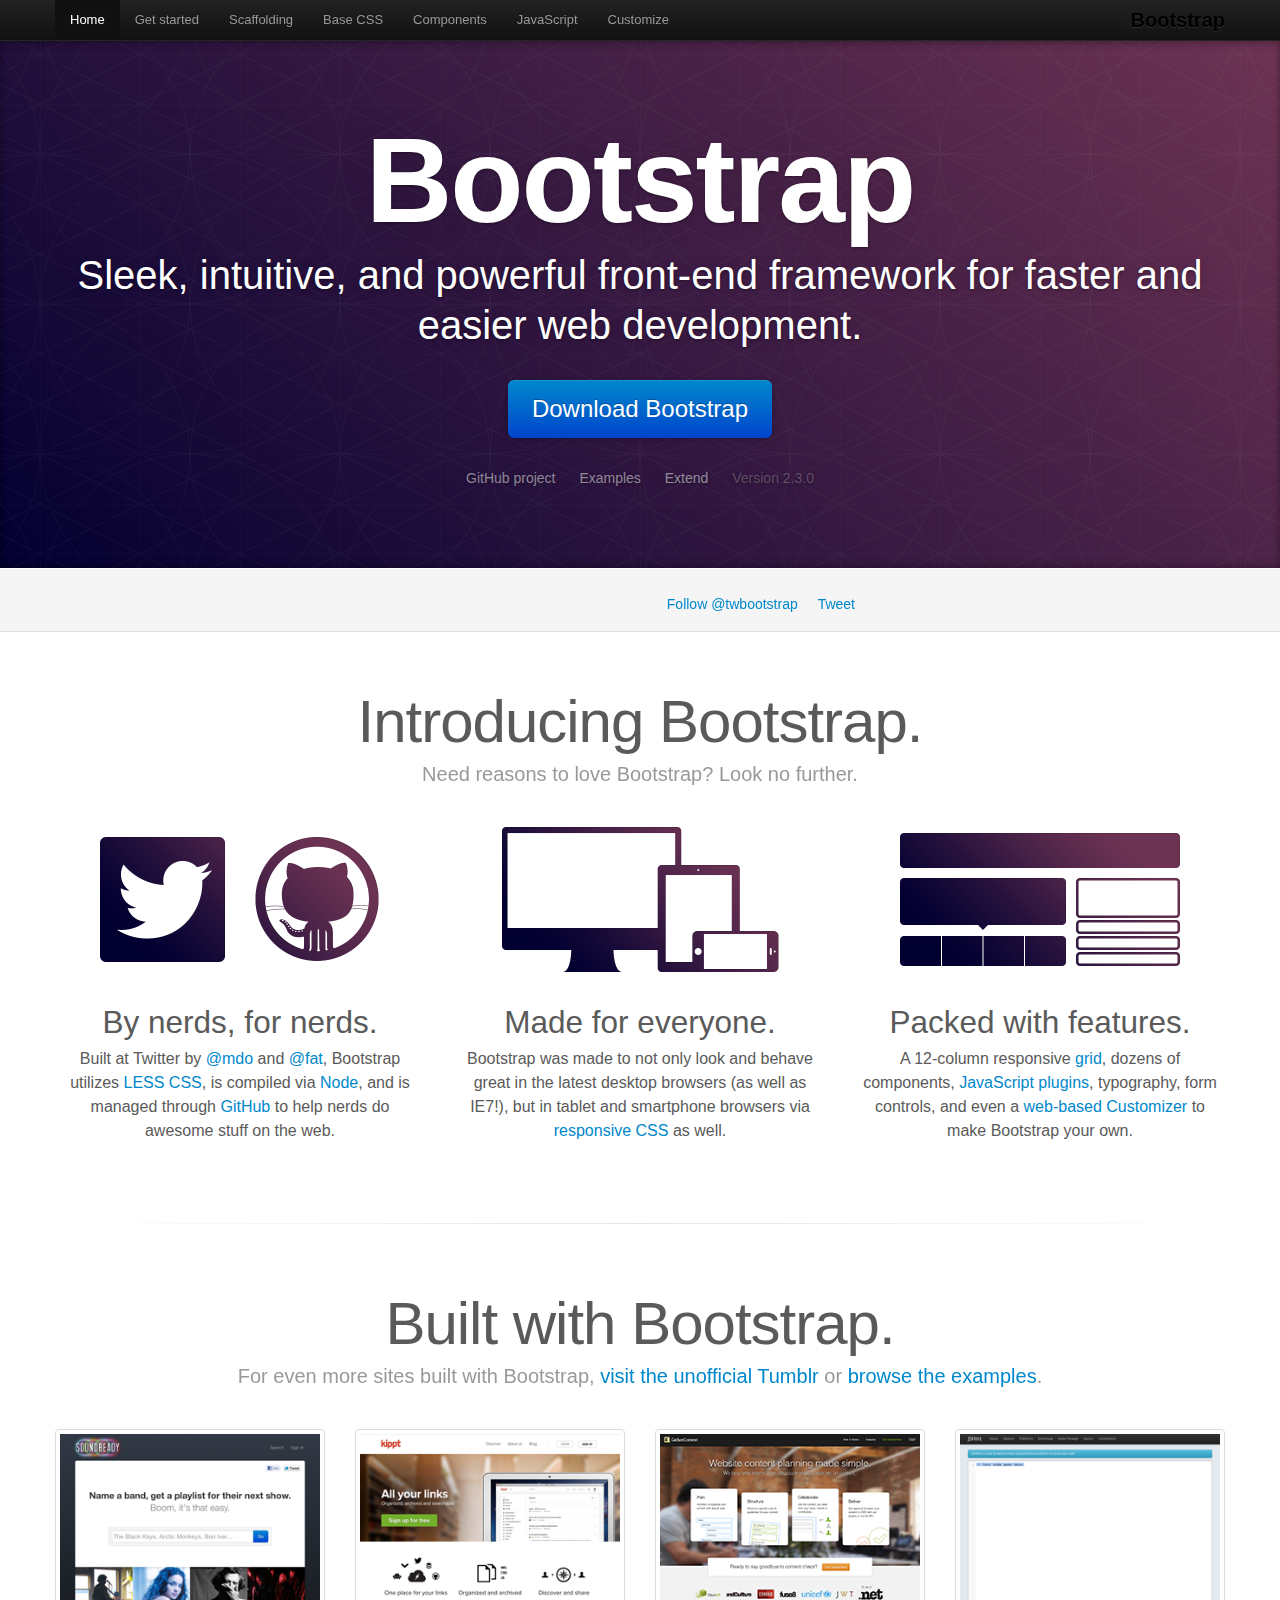
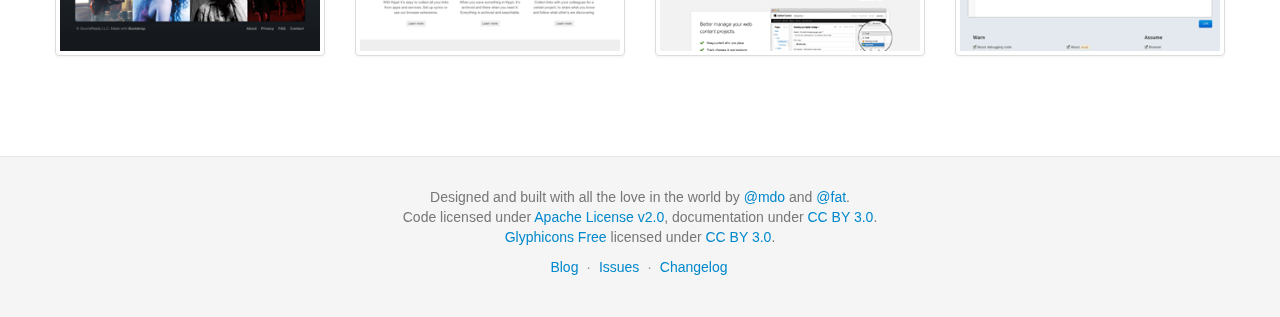
<file: docs/index.html>
<!DOCTYPE html>
<html lang="en">
  <head>
    <meta charset="utf-8">
    <title>Bootstrap</title>
    <meta name="viewport" content="width=device-width, initial-scale=1.0">
    <meta name="description" content="">
    <meta name="author" content="">

    <!-- Le styles -->
    <link href="assets/css/bootstrap.css" rel="stylesheet">
    <link href="assets/css/bootstrap-responsive.css" rel="stylesheet">
    <link href="assets/css/docs.css" rel="stylesheet">
    <link href="assets/js/google-code-prettify/prettify.css" rel="stylesheet">

    <!-- Le HTML5 shim, for IE6-8 support of HTML5 elements -->
    <!--[if lt IE 9]>
      <script src="assets/js/html5shiv.js"></script>
    <![endif]-->

    <!-- Le fav and touch icons -->
    <link rel="apple-touch-icon-precomposed" sizes="144x144" href="assets/ico/apple-touch-icon-144-precomposed.png">
    <link rel="apple-touch-icon-precomposed" sizes="114x114" href="assets/ico/apple-touch-icon-114-precomposed.png">
      <link rel="apple-touch-icon-precomposed" sizes="72x72" href="assets/ico/apple-touch-icon-72-precomposed.png">
                    <link rel="apple-touch-icon-precomposed" href="assets/ico/apple-touch-icon-57-precomposed.png">
                                   <link rel="shortcut icon" href="assets/ico/favicon.png">

  </head>

  <body data-spy="scroll" data-target=".bs-docs-sidebar">

    <!-- Navbar
    ================================================== -->
    <div class="navbar navbar-inverse navbar-fixed-top">
      <div class="navbar-inner">
        <div class="container">
          <button type="button" class="btn btn-navbar" data-toggle="collapse" data-target=".nav-collapse">
            <span class="icon-bar"></span>
            <span class="icon-bar"></span>
            <span class="icon-bar"></span>
          </button>
          <a class="brand" href="./index.html">Bootstrap</a>
          <div class="nav-collapse collapse">
            <ul class="nav">
              <li class="active">
                <a href="./index.html">Home</a>
              </li>
              <li class="">
                <a href="./getting-started.html">Get started</a>
              </li>
              <li class="">
                <a href="./scaffolding.html">Scaffolding</a>
              </li>
              <li class="">
                <a href="./base-css.html">Base CSS</a>
              </li>
              <li class="">
                <a href="./components.html">Components</a>
              </li>
              <li class="">
                <a href="./javascript.html">JavaScript</a>
              </li>
              <li class="">
                <a href="./customize.html">Customize</a>
              </li>
            </ul>
          </div>
        </div>
      </div>
    </div>

<div class="jumbotron masthead">
  <div class="container">
    <h1>Bootstrap</h1>
    <p>Sleek, intuitive, and powerful front-end framework for faster and easier web development.</p>
    <p>
      <a href="assets/bootstrap.zip" class="btn btn-primary btn-large" >Download Bootstrap</a>
    </p>
    <ul class="masthead-links">
      <li>
        <a href="http://github.com/twitter/bootstrap" >GitHub project</a>
      </li>
      <li>
        <a href="./getting-started.html#examples" >Examples</a>
      </li>
      <li>
        <a href="./extend.html" >Extend</a>
      </li>
      <li>
        Version 2.3.0
      </li>
    </ul>
  </div>
</div>

<div class="bs-docs-social">
  <div class="container">
    <ul class="bs-docs-social-buttons">
      <li>
        <iframe class="github-btn" src="http://ghbtns.com/github-btn.html?user=twitter&repo=bootstrap&type=watch&count=true" allowtransparency="true" frameborder="0" scrolling="0" width="100px" height="20px"></iframe>
      </li>
      <li>
        <iframe class="github-btn" src="http://ghbtns.com/github-btn.html?user=twitter&repo=bootstrap&type=fork&count=true" allowtransparency="true" frameborder="0" scrolling="0" width="102px" height="20px"></iframe>
      </li>
      <li class="follow-btn">
        <a href="https://twitter.com/twbootstrap" class="twitter-follow-button" data-link-color="#0069D6" data-show-count="true">Follow @twbootstrap</a>
      </li>
      <li class="tweet-btn">
        <a href="https://twitter.com/share" class="twitter-share-button" data-url="http://twitter.github.com/bootstrap/" data-count="horizontal" data-via="twbootstrap" data-related="mdo:Creator of Twitter Bootstrap">Tweet</a>
      </li>
    </ul>
  </div>
</div>

<div class="container">

  <div class="marketing">

    <h1>Introducing Bootstrap.</h1>
    <p class="marketing-byline">Need reasons to love Bootstrap? Look no further.</p>

    <div class="row-fluid">
      <div class="span4">
        <img class="marketing-img" src="assets/img/bs-docs-twitter-github.png">
        <h2>By nerds, for nerds.</h2>
        <p>Built at Twitter by <a href="http://twitter.com/mdo">@mdo</a> and <a href="http://twitter.com/fat">@fat</a>, Bootstrap utilizes <a href="http://lesscss.org">LESS CSS</a>, is compiled via <a href="http://nodejs.org">Node</a>, and is managed through <a href="http://github.com">GitHub</a> to help nerds do awesome stuff on the web.</p>
      </div>
      <div class="span4">
        <img class="marketing-img" src="assets/img/bs-docs-responsive-illustrations.png">
        <h2>Made for everyone.</h2>
        <p>Bootstrap was made to not only look and behave great in the latest desktop browsers (as well as IE7!), but in tablet and smartphone browsers via <a href="./scaffolding.html#responsive">responsive CSS</a> as well.</p>
      </div>
      <div class="span4">
        <img class="marketing-img" src="assets/img/bs-docs-bootstrap-features.png">
        <h2>Packed with features.</h2>
        <p>A 12-column responsive <a href="./scaffolding.html#gridSystem">grid</a>, dozens of components, <a href="./javascript.html">JavaScript plugins</a>, typography, form controls, and even a <a href="./customize.html">web-based Customizer</a> to make Bootstrap your own.</p>
      </div>
    </div>

    <hr class="soften">

    <h1>Built with Bootstrap.</h1>
    <p class="marketing-byline">For even more sites built with Bootstrap, <a href="http://builtwithbootstrap.tumblr.com/" target="_blank">visit the unofficial Tumblr</a> or <a href="./getting-started.html#examples">browse the examples</a>.</p>
    <div class="row-fluid">
      <ul class="thumbnails example-sites">
        <li class="span3">
          <a class="thumbnail" href="http://soundready.fm/" target="_blank">
            <img src="assets/img/example-sites/soundready.png" alt="SoundReady.fm">
          </a>
        </li>
        <li class="span3">
          <a class="thumbnail" href="http://kippt.com/" target="_blank">
            <img src="assets/img/example-sites/kippt.png" alt="Kippt">
          </a>
        </li>
        <li class="span3">
          <a class="thumbnail" href="http://www.gathercontent.com/" target="_blank">
            <img src="assets/img/example-sites/gathercontent.png" alt="Gather Content">
          </a>
        </li>
        <li class="span3">
          <a class="thumbnail" href="http://www.jshint.com/" target="_blank">
            <img src="assets/img/example-sites/jshint.png" alt="JS Hint">
          </a>
        </li>
      </ul>
     </div>

  </div>

</div>



    <!-- Footer
    ================================================== -->
    <footer class="footer">
      <div class="container">
        <p>Designed and built with all the love in the world by <a href="http://twitter.com/mdo" target="_blank">@mdo</a> and <a href="http://twitter.com/fat" target="_blank">@fat</a>.</p>
        <p>Code licensed under <a href="http://www.apache.org/licenses/LICENSE-2.0" target="_blank">Apache License v2.0</a>, documentation under <a href="http://creativecommons.org/licenses/by/3.0/">CC BY 3.0</a>.</p>
        <p><a href="http://glyphicons.com">Glyphicons Free</a> licensed under <a href="http://creativecommons.org/licenses/by/3.0/">CC BY 3.0</a>.</p>
        <ul class="footer-links">
          <li><a href="http://blog.getbootstrap.com">Blog</a></li>
          <li class="muted">&middot;</li>
          <li><a href="https://github.com/twitter/bootstrap/issues?state=open">Issues</a></li>
          <li class="muted">&middot;</li>
          <li><a href="https://github.com/twitter/bootstrap/blob/master/CHANGELOG.md">Changelog</a></li>
        </ul>
      </div>
    </footer>



    <!-- Le javascript
    ================================================== -->
    <!-- Placed at the end of the document so the pages load faster -->
    <script type="text/javascript" src="http://platform.twitter.com/widgets.js"></script>
    <script src="assets/js/jquery.js"></script>
    <script src="assets/js/bootstrap-transition.js"></script>
    <script src="assets/js/bootstrap-alert.js"></script>
    <script src="assets/js/bootstrap-modal.js"></script>
    <script src="assets/js/bootstrap-dropdown.js"></script>
    <script src="assets/js/bootstrap-scrollspy.js"></script>
    <script src="assets/js/bootstrap-tab.js"></script>
    <script src="assets/js/bootstrap-tooltip.js"></script>
    <script src="assets/js/bootstrap-popover.js"></script>
    <script src="assets/js/bootstrap-button.js"></script>
    <script src="assets/js/bootstrap-collapse.js"></script>
    <script src="assets/js/bootstrap-carousel.js"></script>
    <script src="assets/js/bootstrap-typeahead.js"></script>
    <script src="assets/js/bootstrap-affix.js"></script>

    <script src="assets/js/holder/holder.js"></script>
    <script src="assets/js/google-code-prettify/prettify.js"></script>

    <script src="assets/js/application.js"></script>



  </body>
</html>
</file>
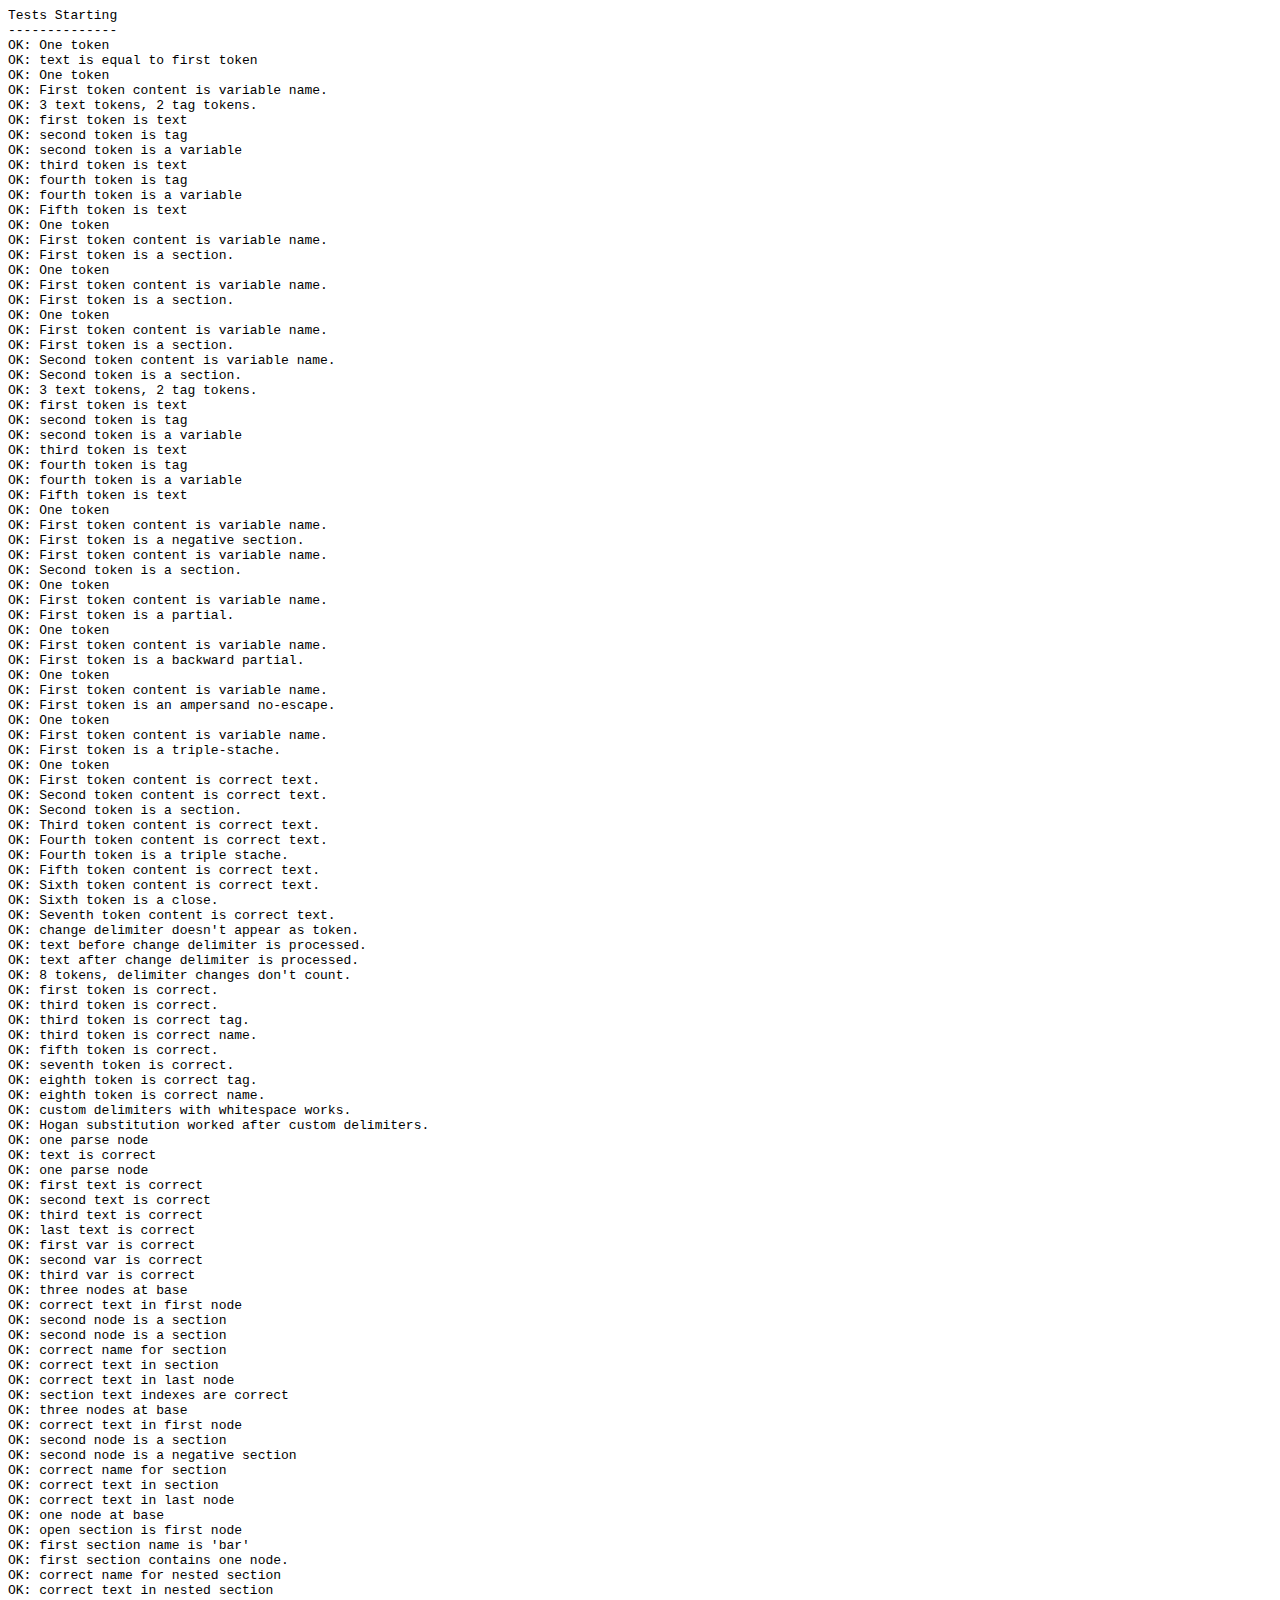
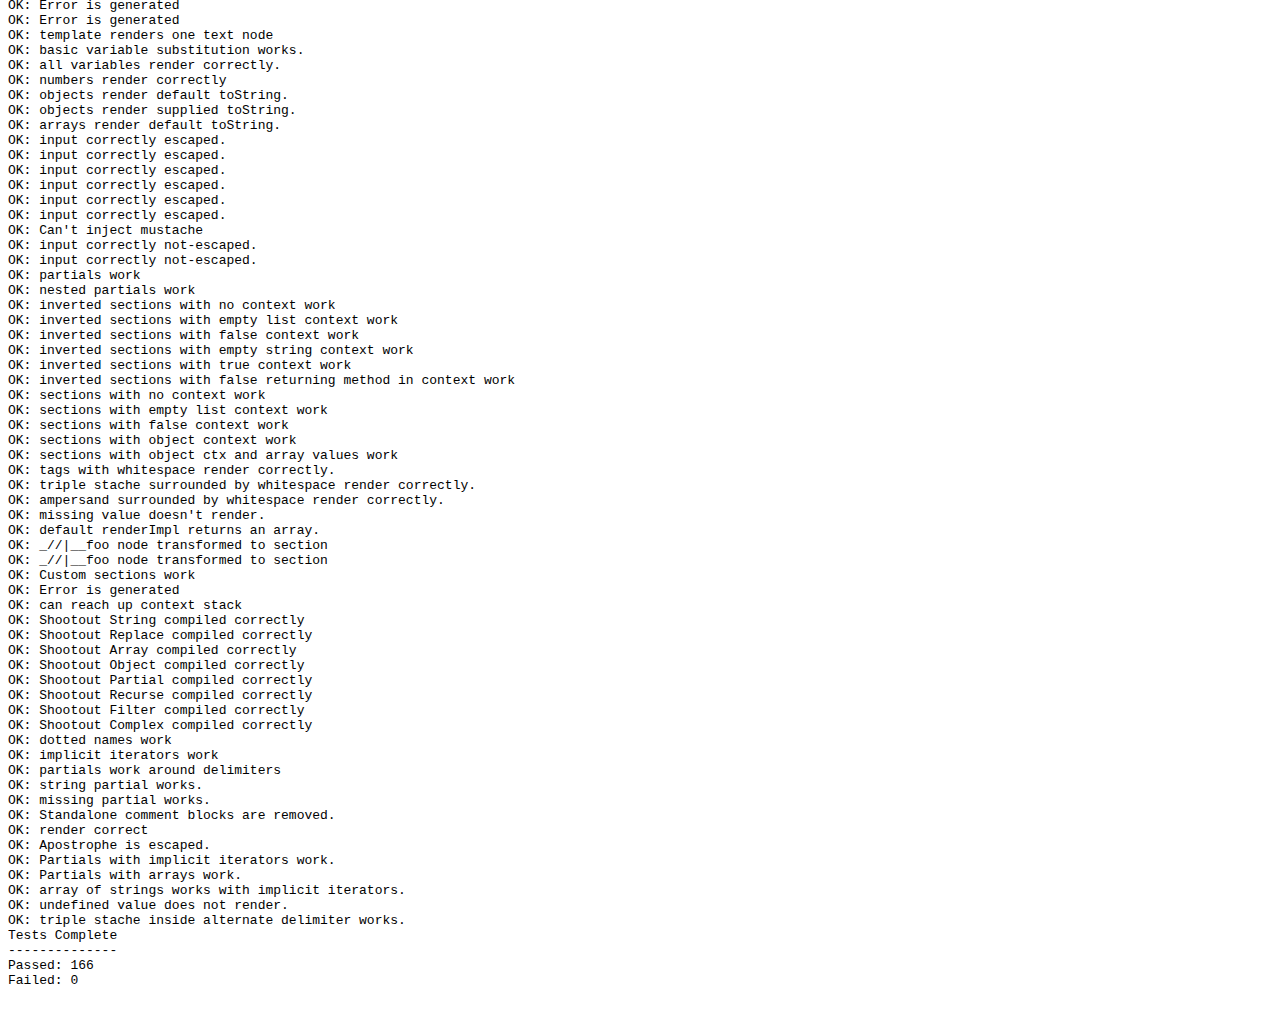
<file: docs/build/node_modules/hogan.js/test/index.html>
<html>
<head>
	<title>test</title>
	<script src="https://raw.github.com/douglascrockford/JSON-js/master/json2.js"></script>
</head>
<body>
  <code id="console"></code>
  <script>var Hogan = {};</script>
  <script src="../lib/template.js"></script>
  <script src="../lib/compiler.js"></script>
  <script src="./index.js"></script>
</body>
</html>
</file>
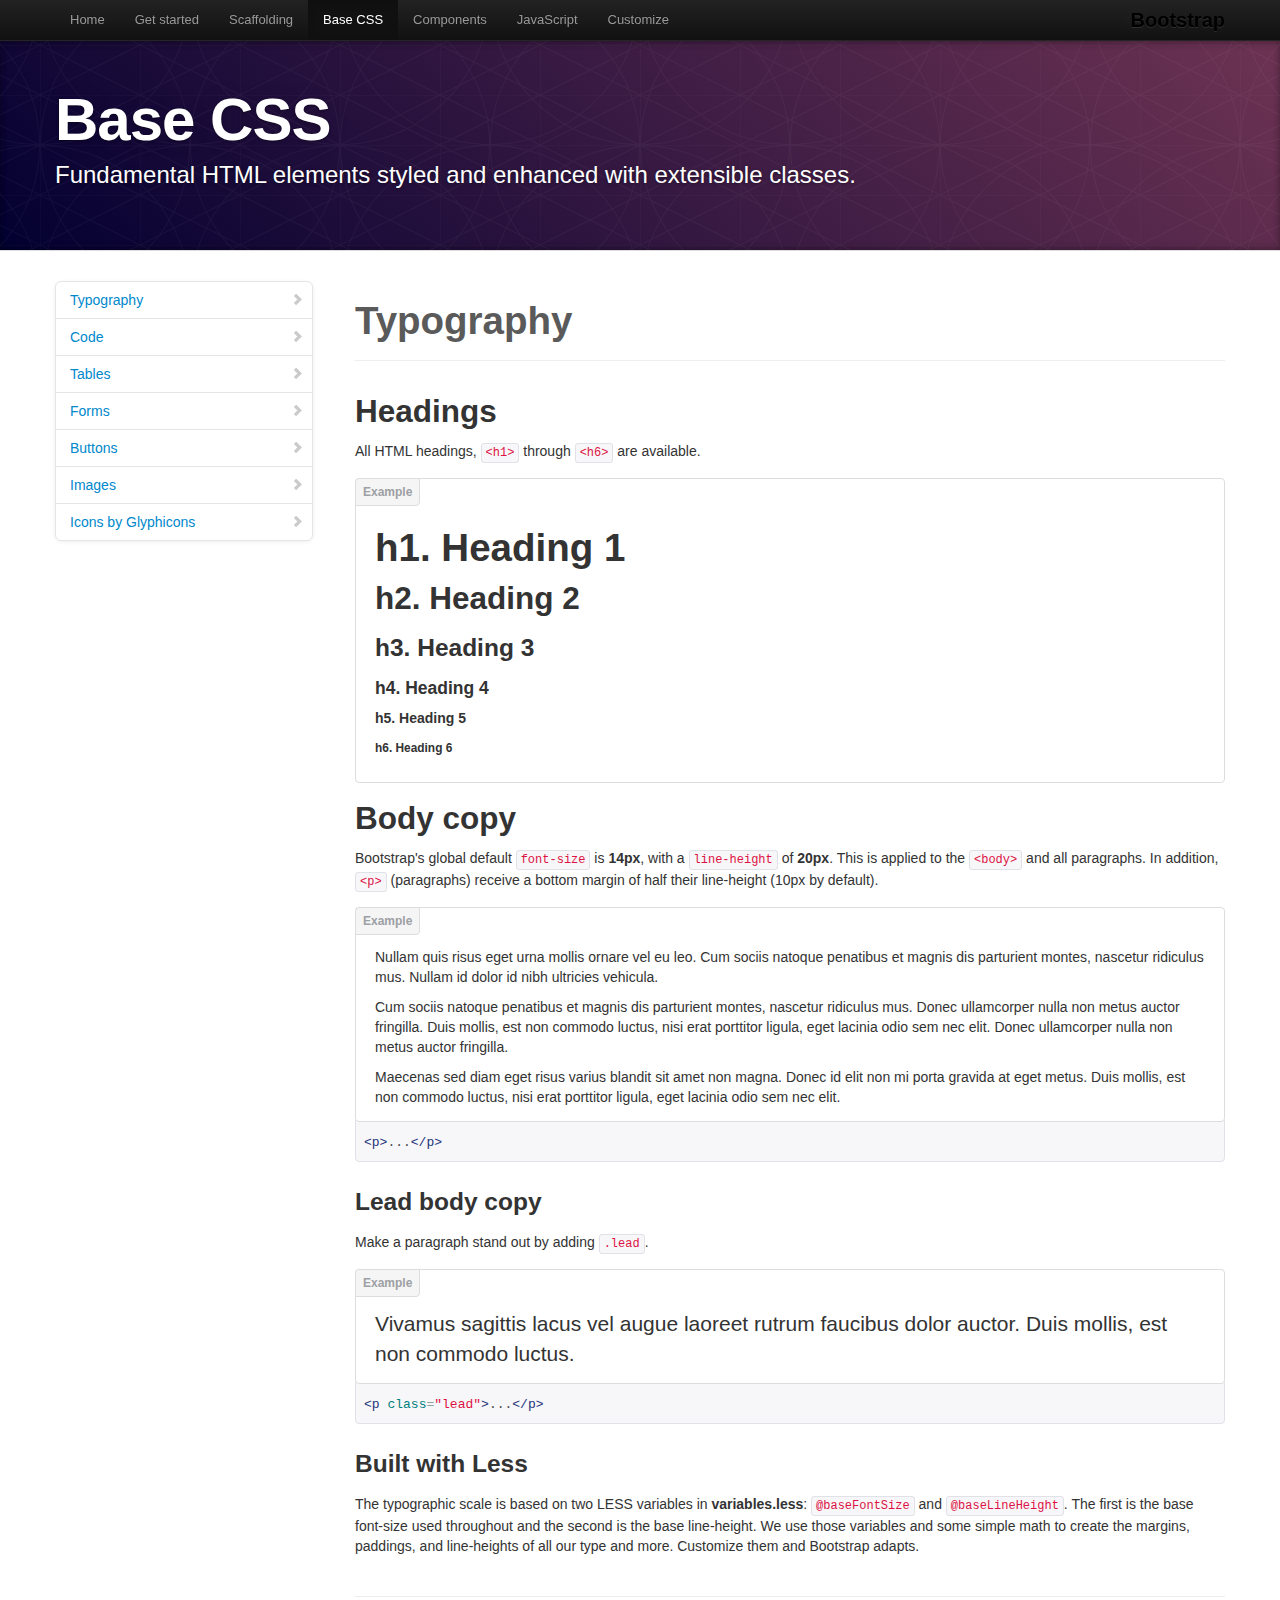
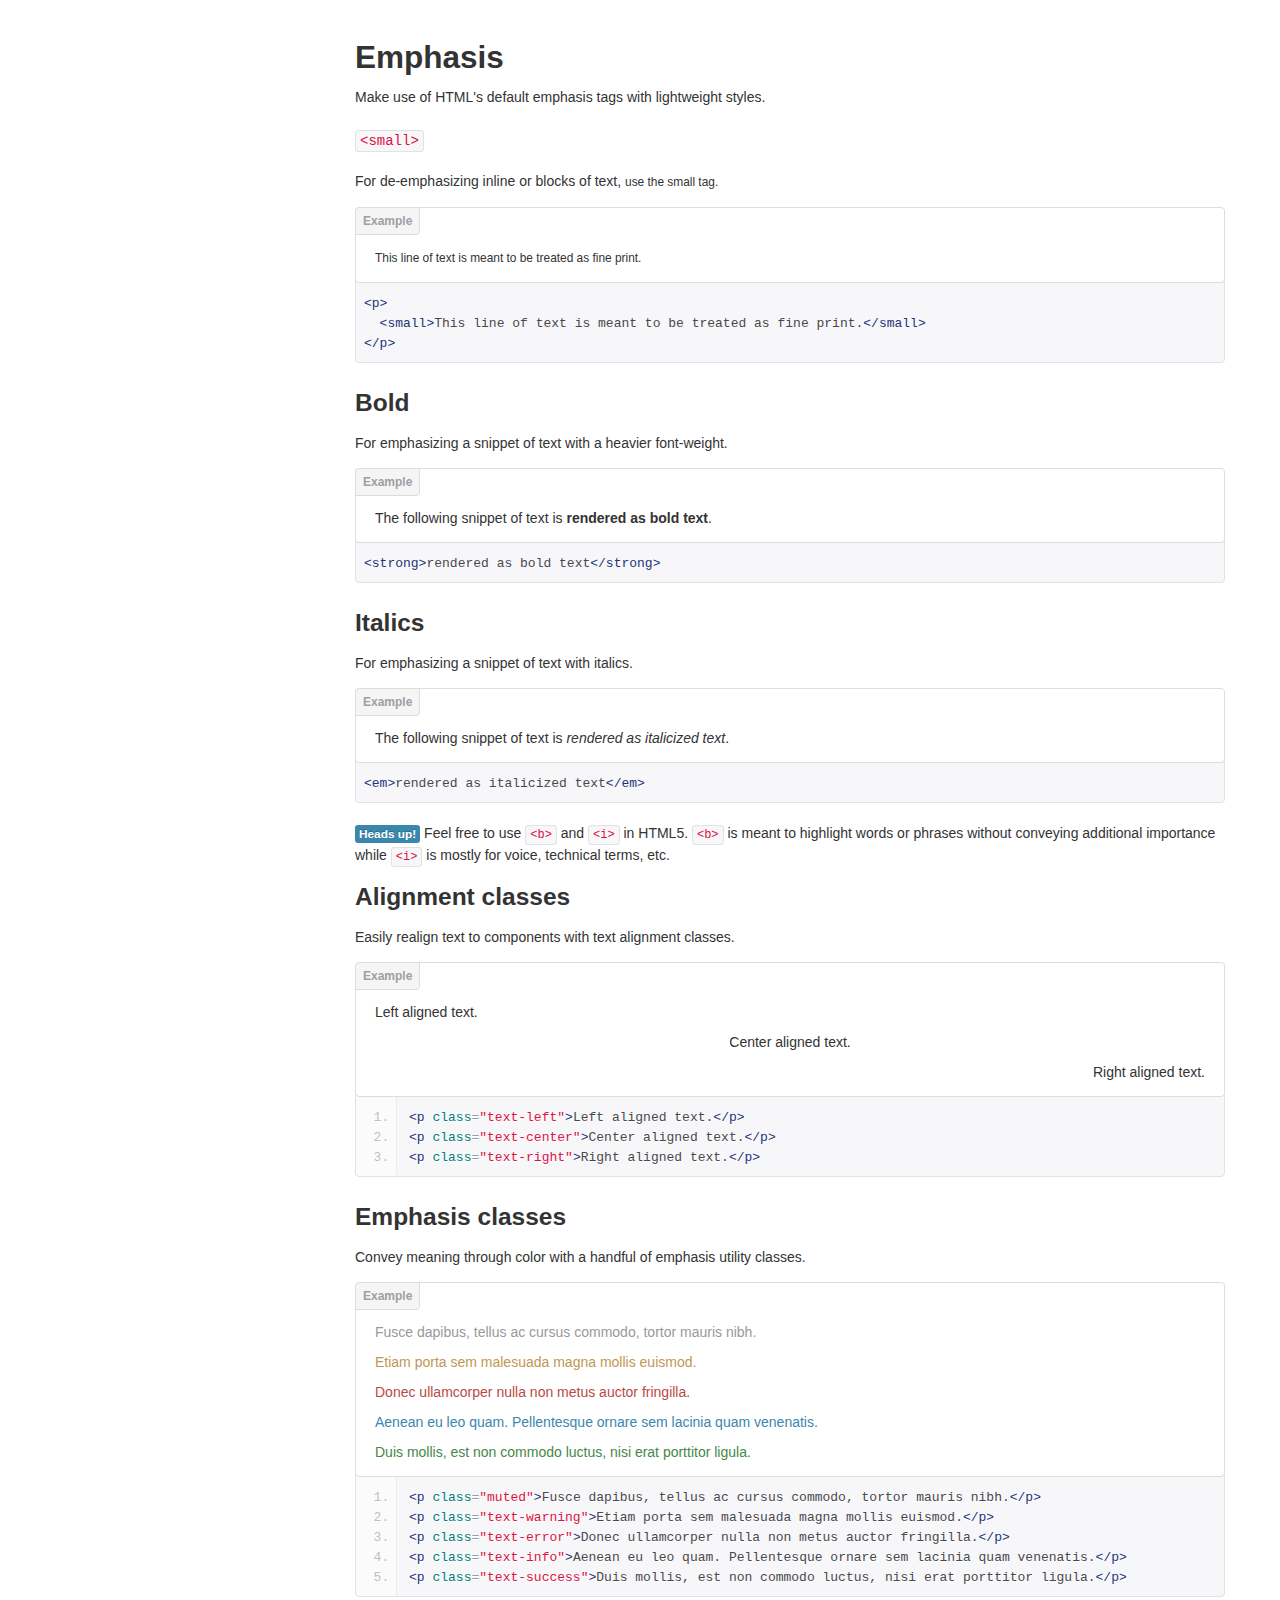
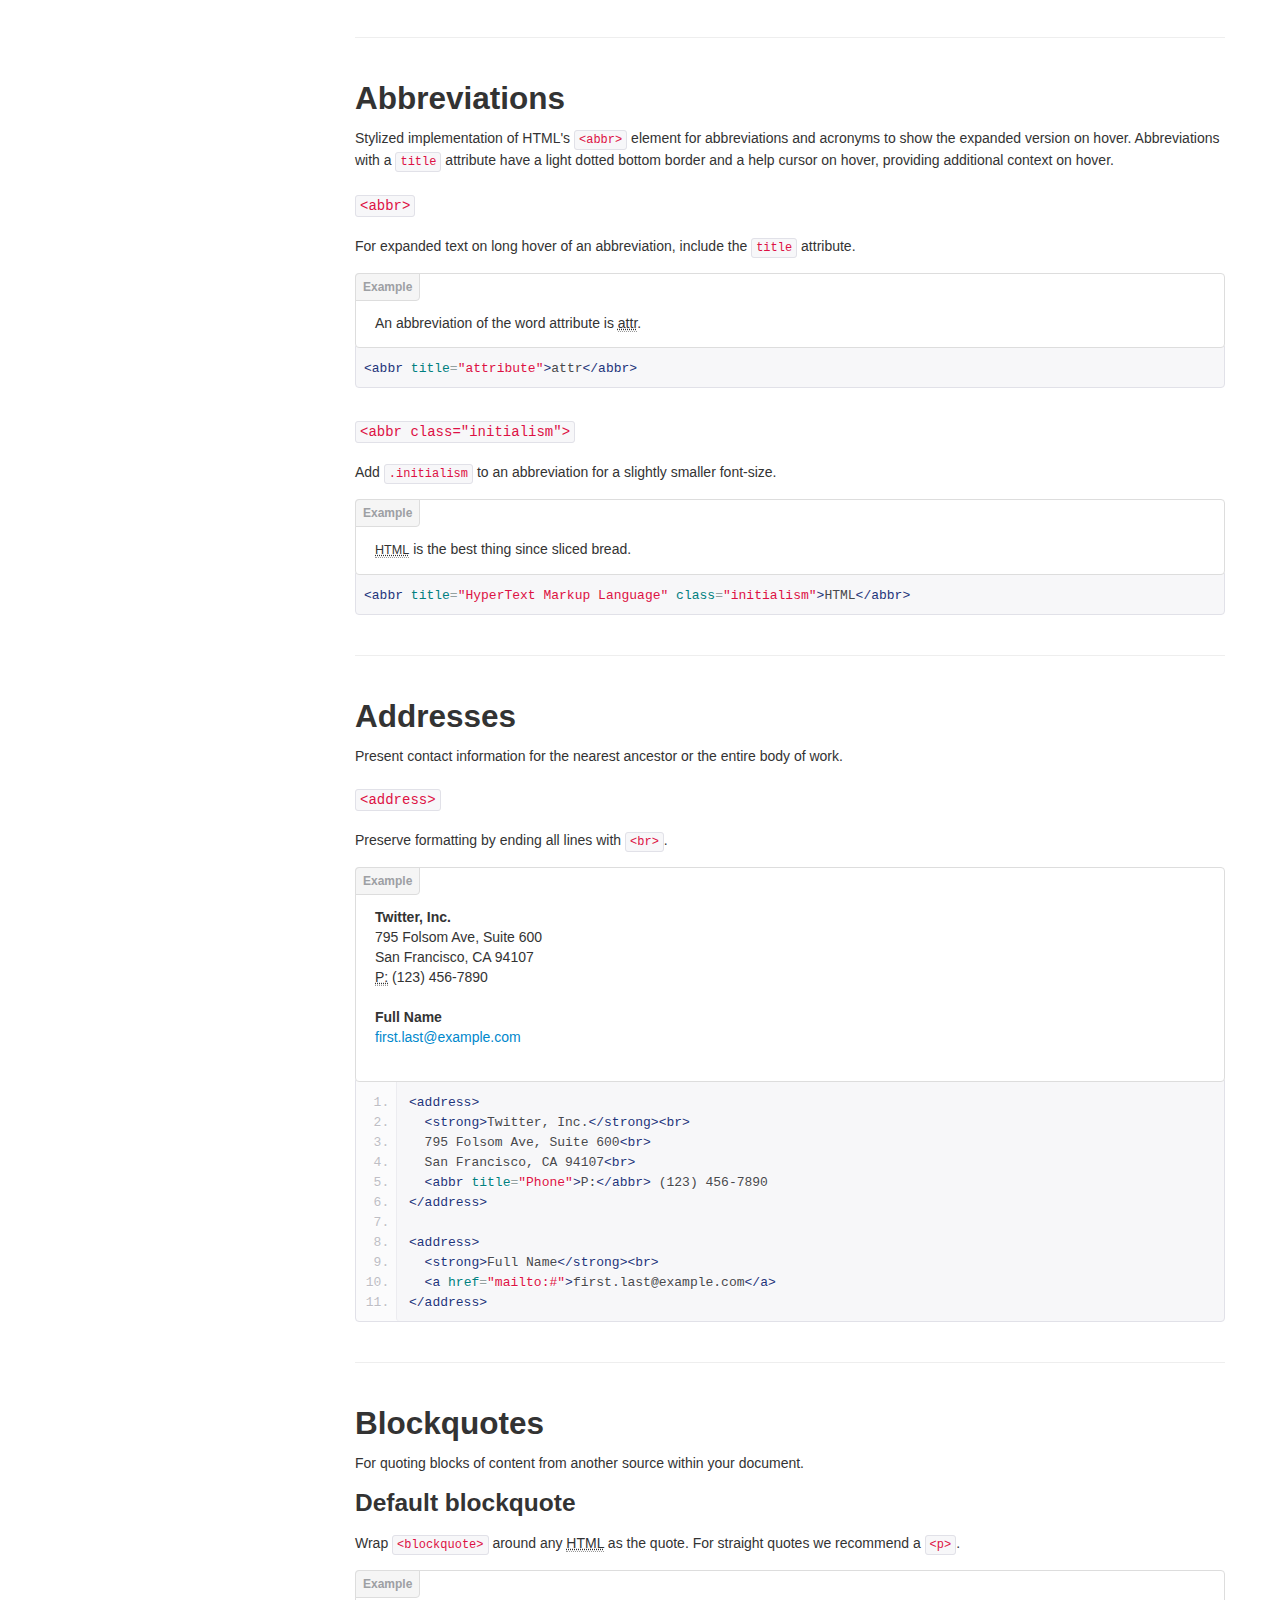
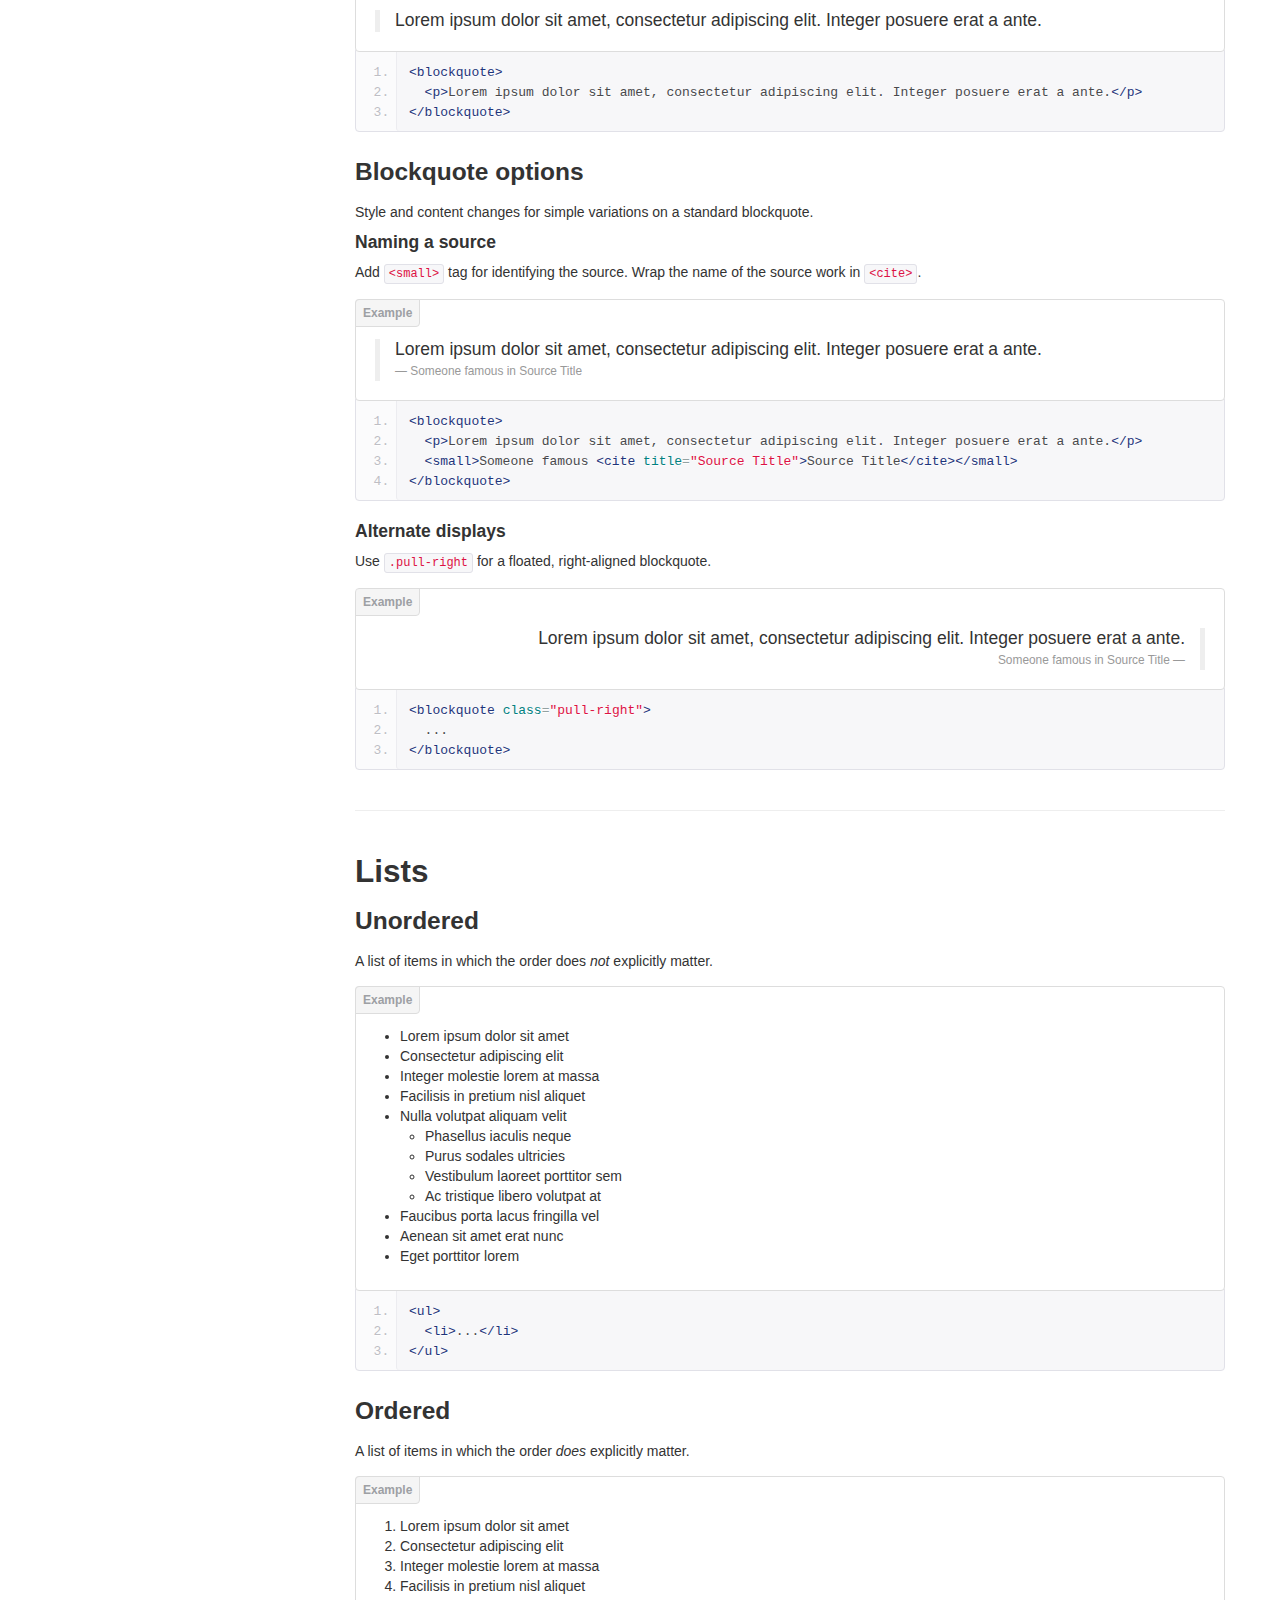
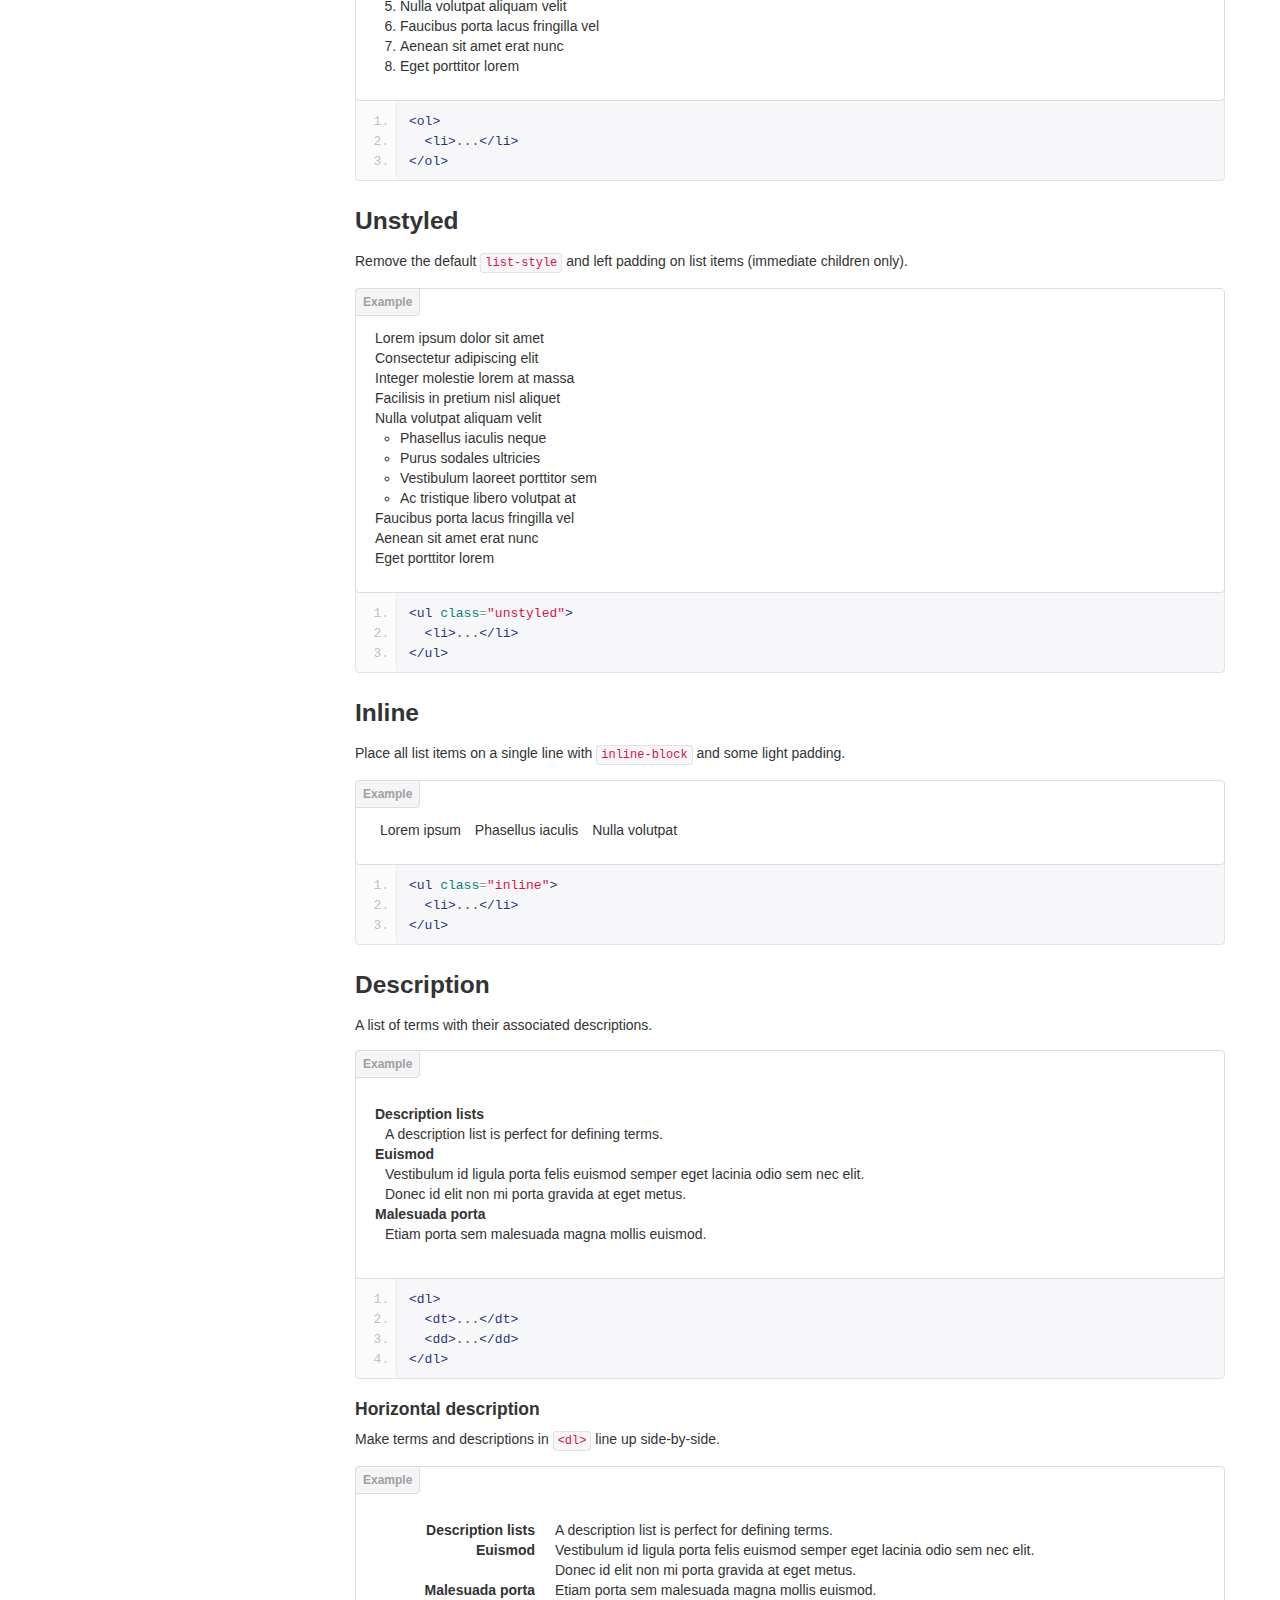
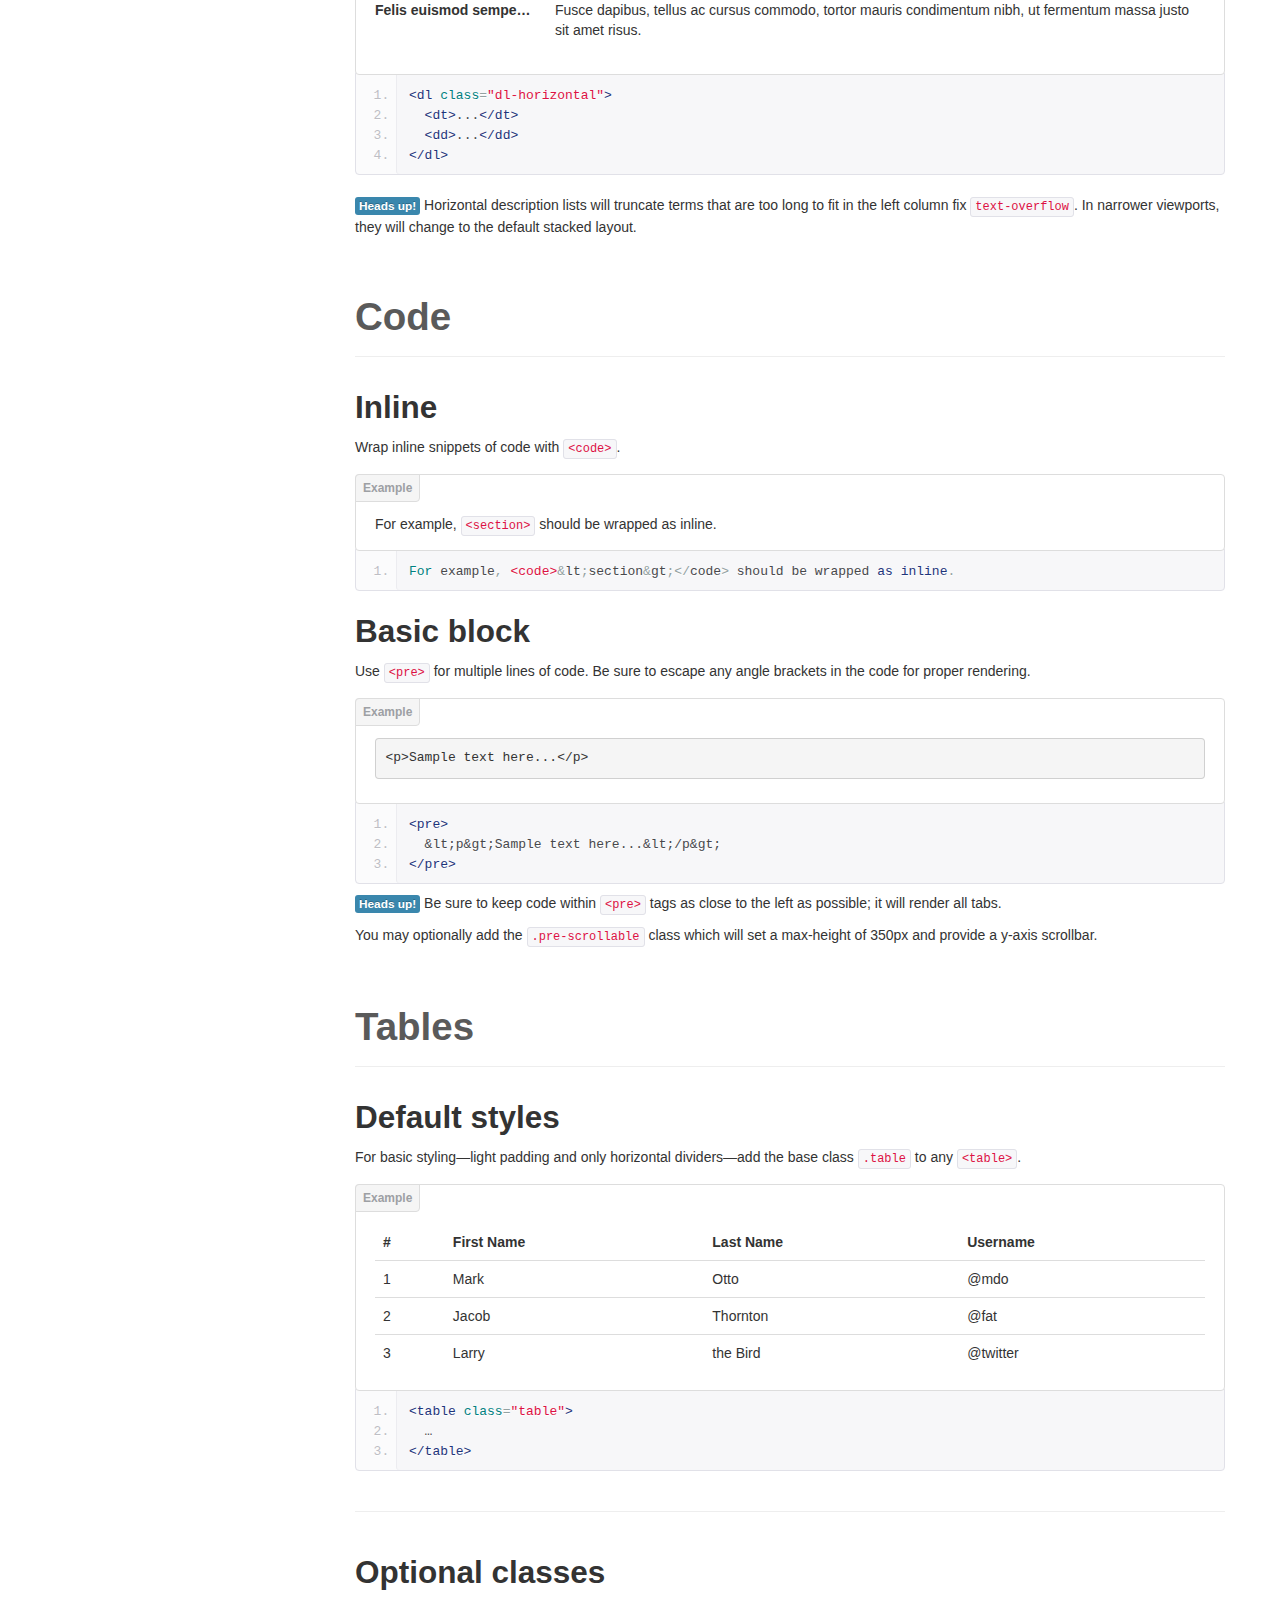
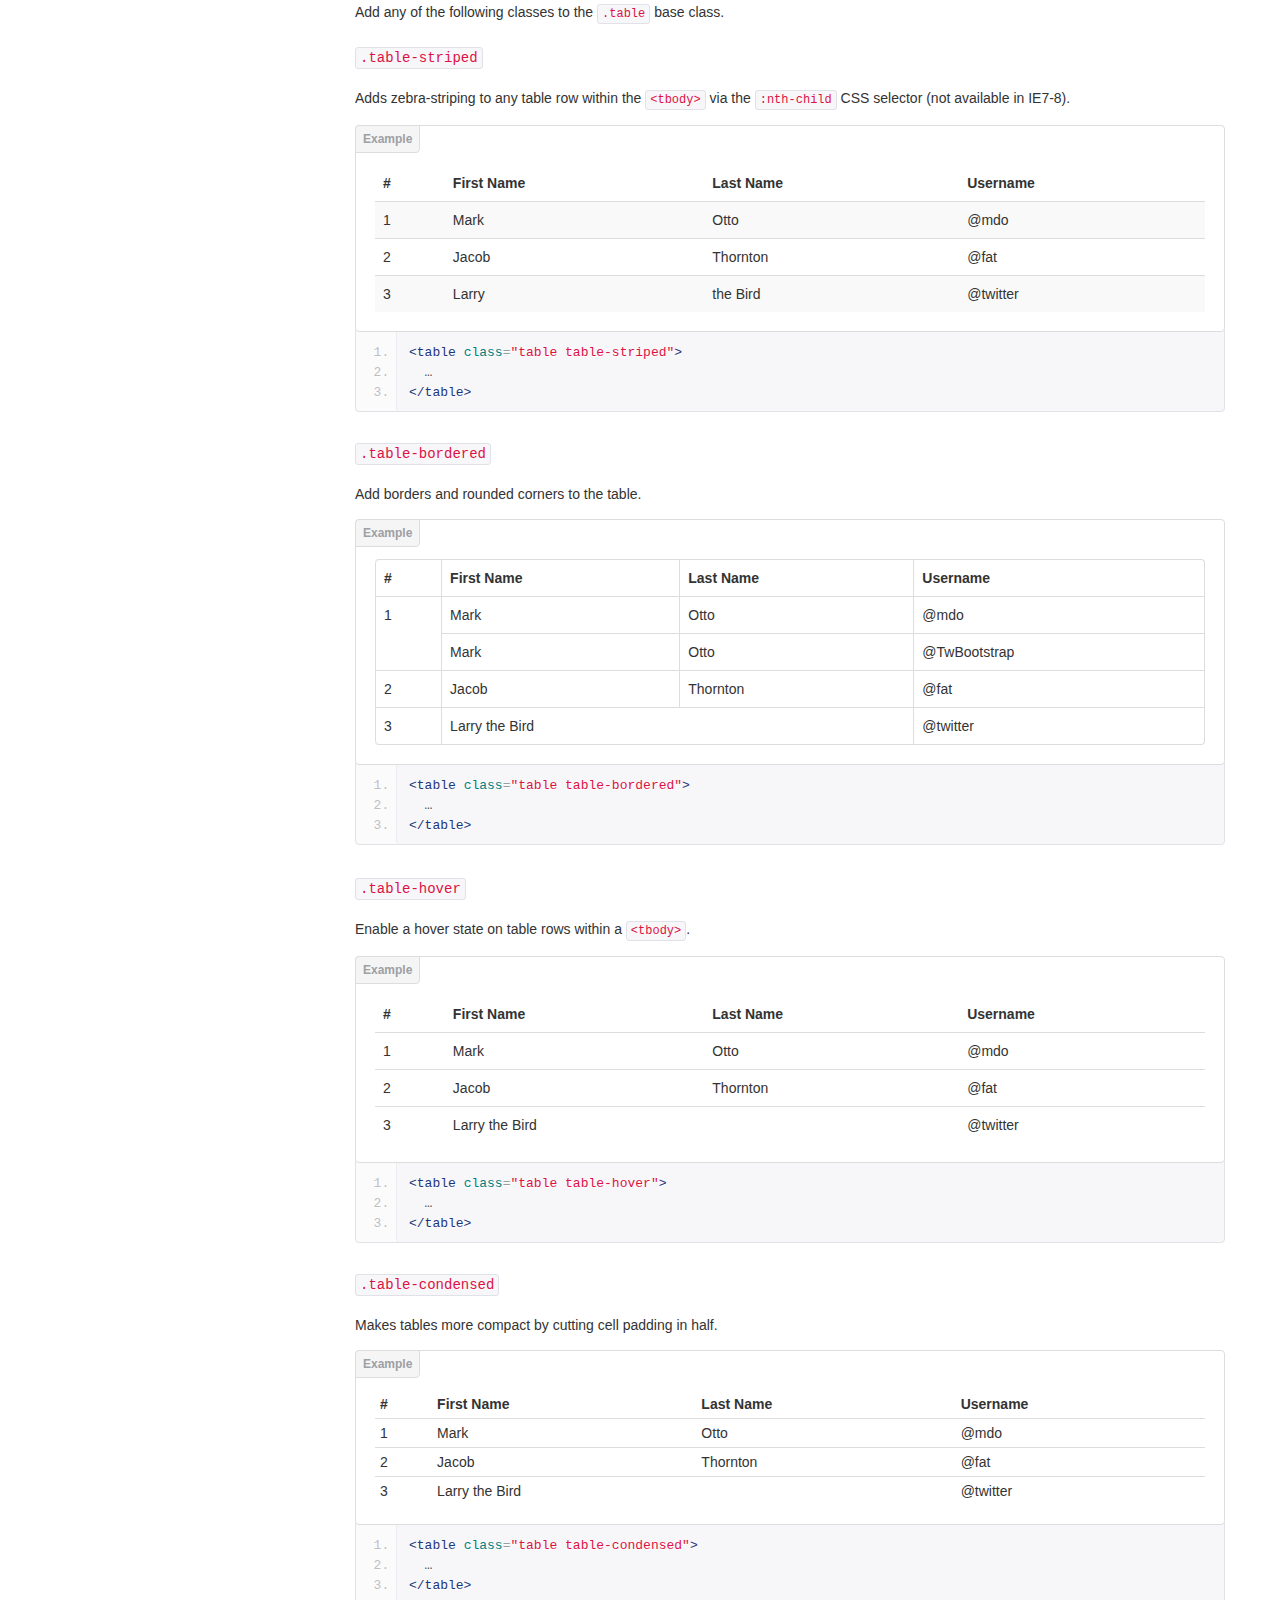
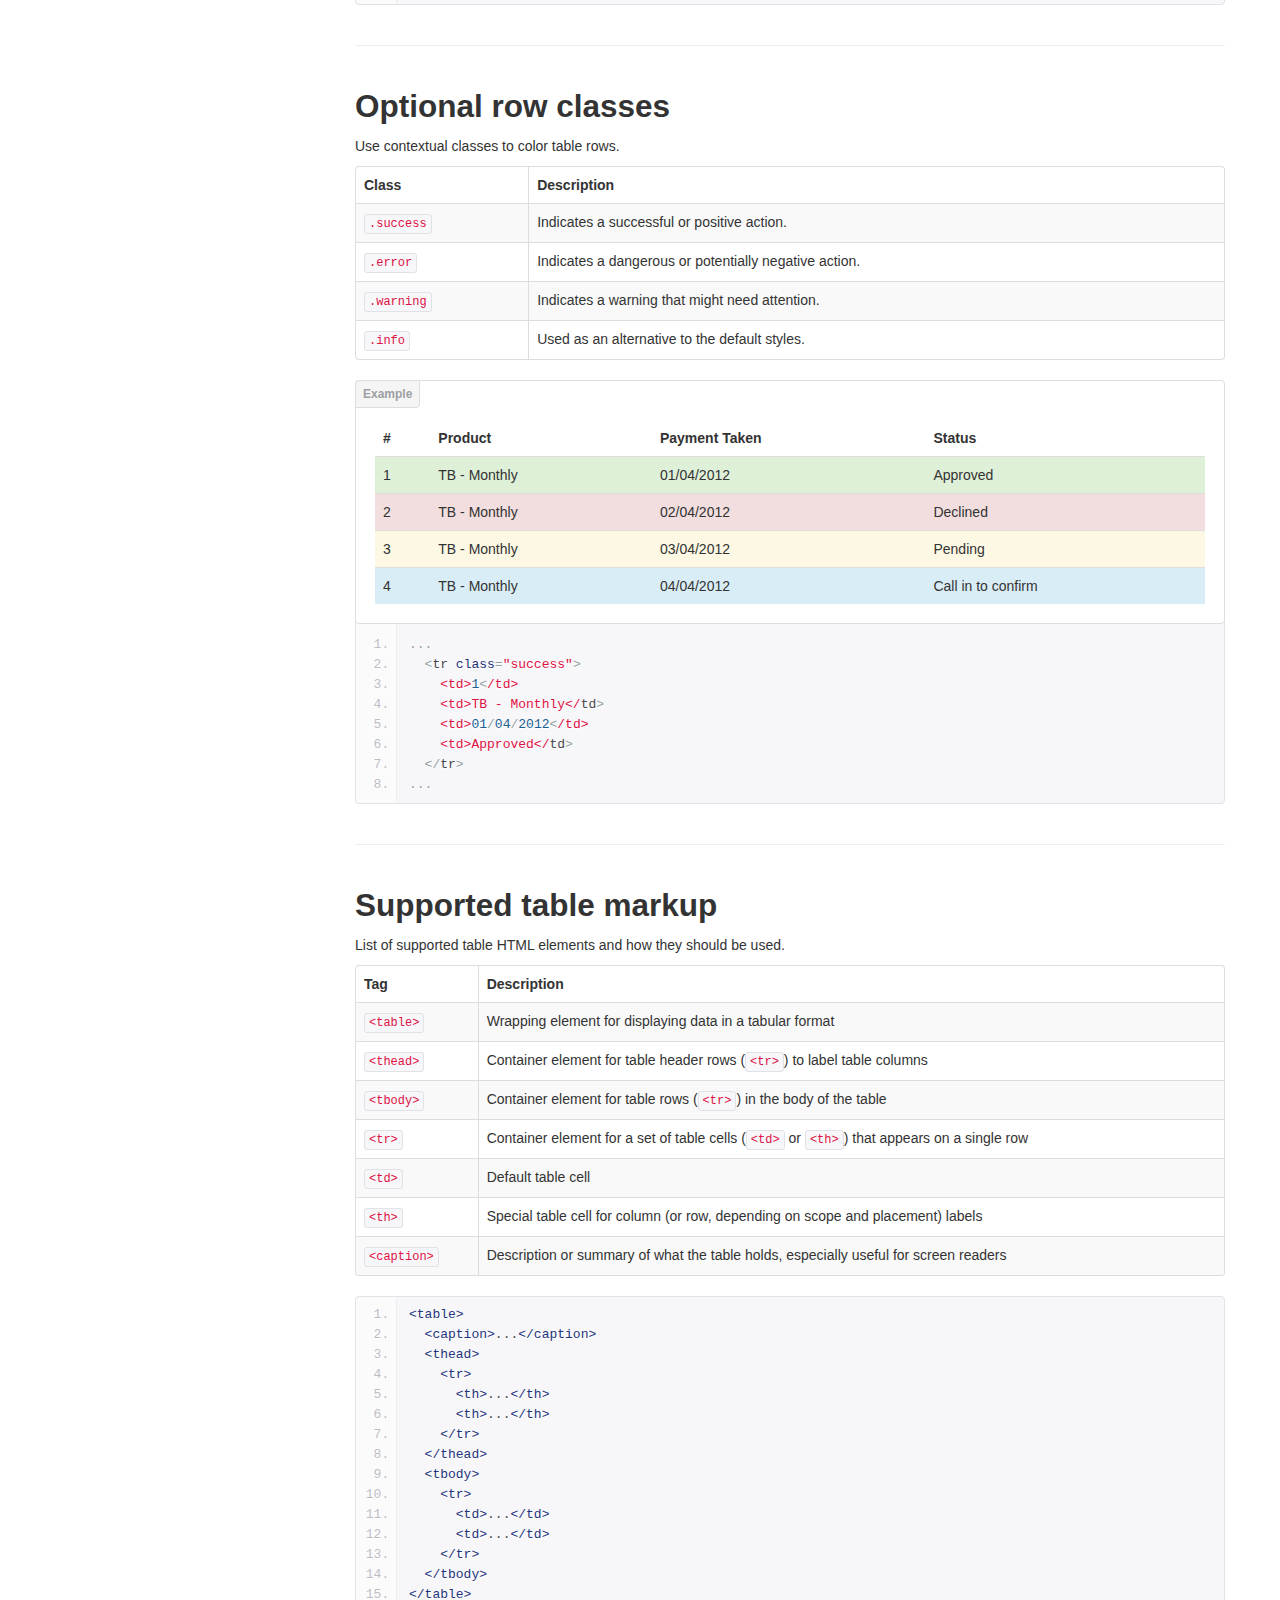
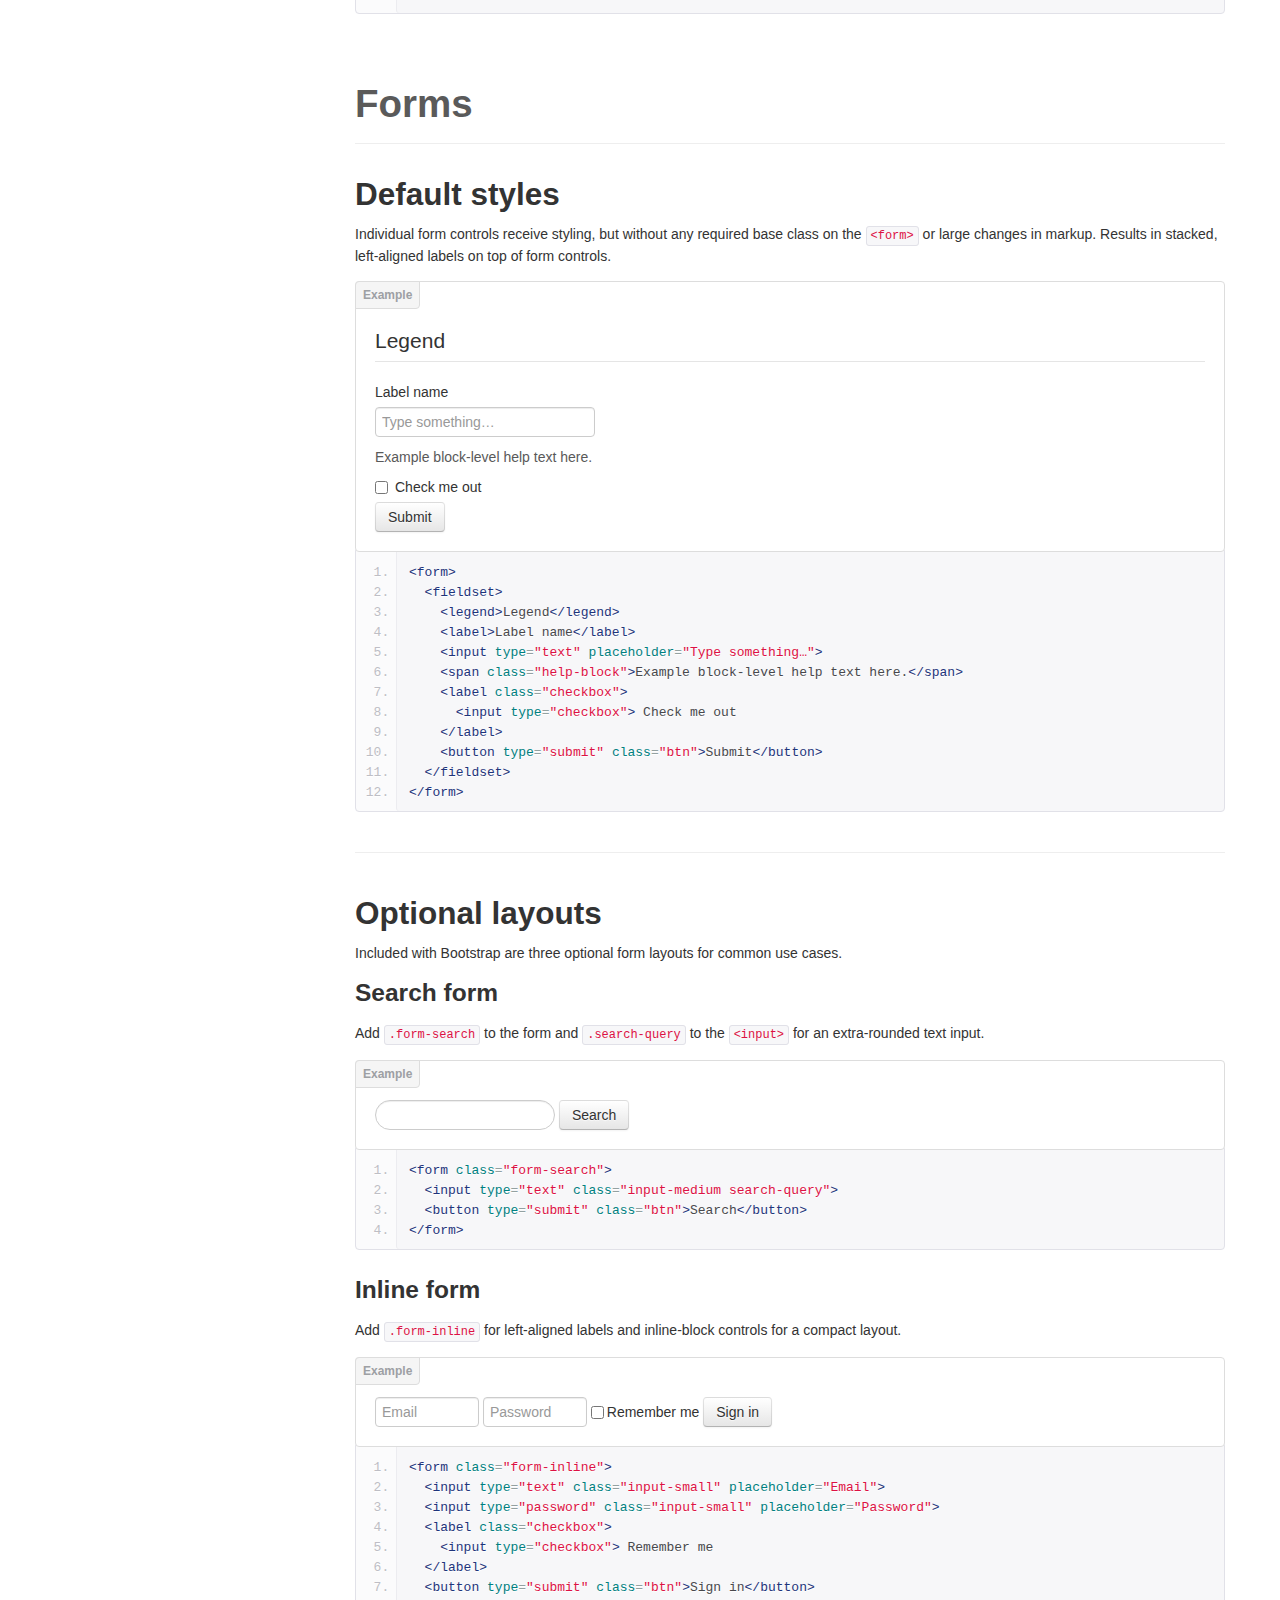
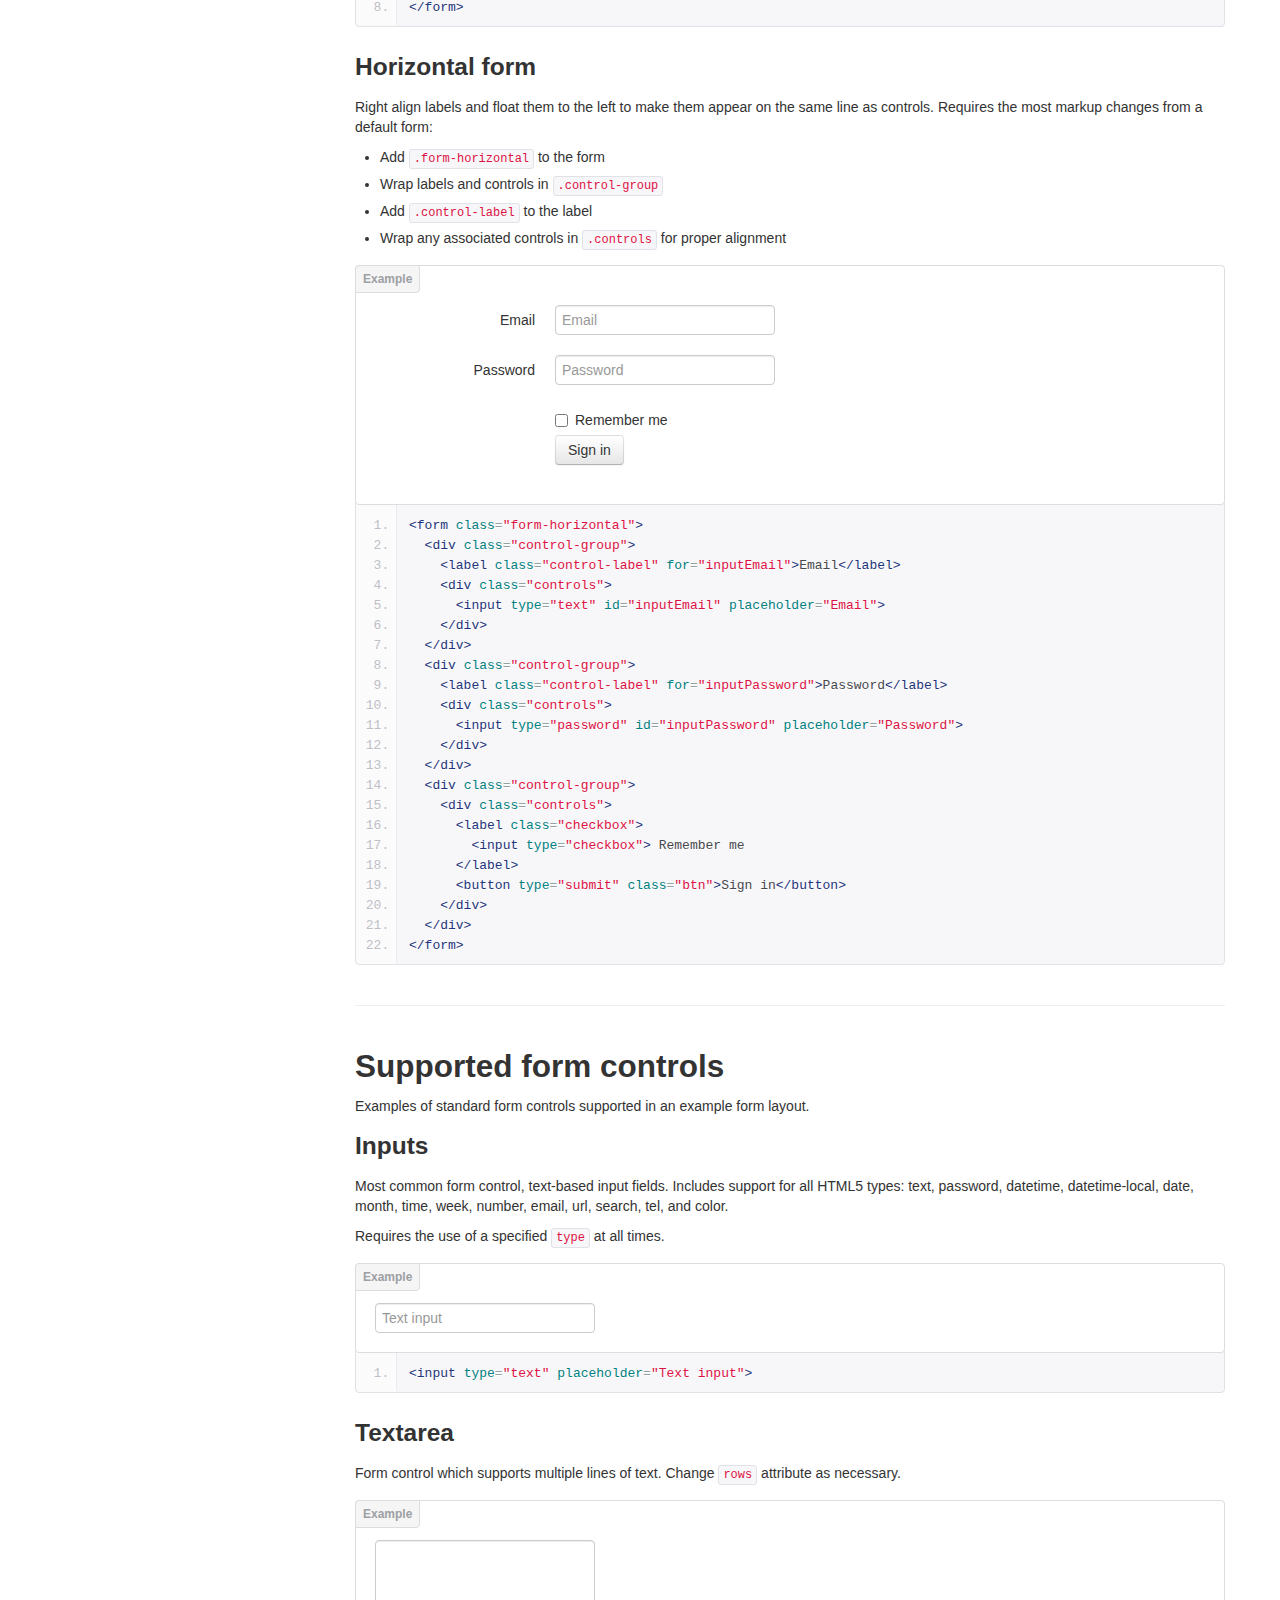
<file: docs/base-css.html>
<!DOCTYPE html>
<html lang="en">
  <head>
    <meta charset="utf-8">
    <title>Base · Bootstrap</title>
    <meta name="viewport" content="width=device-width, initial-scale=1.0">
    <meta name="description" content="">
    <meta name="author" content="">

    <!-- Le styles -->
    <link href="assets/css/bootstrap.css" rel="stylesheet">
    <link href="assets/css/bootstrap-responsive.css" rel="stylesheet">
    <link href="assets/css/docs.css" rel="stylesheet">
    <link href="assets/js/google-code-prettify/prettify.css" rel="stylesheet">

    <!-- Le HTML5 shim, for IE6-8 support of HTML5 elements -->
    <!--[if lt IE 9]>
      <script src="assets/js/html5shiv.js"></script>
    <![endif]-->

    <!-- Le fav and touch icons -->
    <link rel="apple-touch-icon-precomposed" sizes="144x144" href="assets/ico/apple-touch-icon-144-precomposed.png">
    <link rel="apple-touch-icon-precomposed" sizes="114x114" href="assets/ico/apple-touch-icon-114-precomposed.png">
      <link rel="apple-touch-icon-precomposed" sizes="72x72" href="assets/ico/apple-touch-icon-72-precomposed.png">
                    <link rel="apple-touch-icon-precomposed" href="assets/ico/apple-touch-icon-57-precomposed.png">
                                   <link rel="shortcut icon" href="assets/ico/favicon.png">

  </head>

  <body data-spy="scroll" data-target=".bs-docs-sidebar">

    <!-- Navbar
    ================================================== -->
    <div class="navbar navbar-inverse navbar-fixed-top">
      <div class="navbar-inner">
        <div class="container">
          <button type="button" class="btn btn-navbar" data-toggle="collapse" data-target=".nav-collapse">
            <span class="icon-bar"></span>
            <span class="icon-bar"></span>
            <span class="icon-bar"></span>
          </button>
          <a class="brand" href="./index.html">Bootstrap</a>
          <div class="nav-collapse collapse">
            <ul class="nav">
              <li class="">
                <a href="./index.html">Home</a>
              </li>
              <li class="">
                <a href="./getting-started.html">Get started</a>
              </li>
              <li class="">
                <a href="./scaffolding.html">Scaffolding</a>
              </li>
              <li class="active">
                <a href="./base-css.html">Base CSS</a>
              </li>
              <li class="">
                <a href="./components.html">Components</a>
              </li>
              <li class="">
                <a href="./javascript.html">JavaScript</a>
              </li>
              <li class="">
                <a href="./customize.html">Customize</a>
              </li>
            </ul>
          </div>
        </div>
      </div>
    </div>

<!-- Subhead
================================================== -->
<header class="jumbotron subhead" id="overview">
  <div class="container">
    <h1>Base CSS</h1>
    <p class="lead">Fundamental HTML elements styled and enhanced with extensible classes.</p>
  </div>
</header>


  <div class="container">

    <!-- Docs nav
    ================================================== -->
    <div class="row">
      <div class="span3 bs-docs-sidebar">
        <ul class="nav nav-list bs-docs-sidenav">
          <li><a href="#typography"><i class="icon-chevron-right"></i> Typography</a></li>
          <li><a href="#code"><i class="icon-chevron-right"></i> Code</a></li>
          <li><a href="#tables"><i class="icon-chevron-right"></i> Tables</a></li>
          <li><a href="#forms"><i class="icon-chevron-right"></i> Forms</a></li>
          <li><a href="#buttons"><i class="icon-chevron-right"></i> Buttons</a></li>
          <li><a href="#images"><i class="icon-chevron-right"></i> Images</a></li>
          <li><a href="#icons"><i class="icon-chevron-right"></i> Icons by Glyphicons</a></li>
        </ul>
      </div>
      <div class="span9">



        <!-- Typography
        ================================================== -->
        <section id="typography">
          <div class="page-header">
            <h1>Typography</h1>
          </div>

          <h2 id="headings">Headings</h2>
          <p>All HTML headings, <code>&lt;h1&gt;</code> through <code>&lt;h6&gt;</code> are available.</p>
          <div class="bs-docs-example">
            <h1>h1. Heading 1</h1>
            <h2>h2. Heading 2</h2>
            <h3>h3. Heading 3</h3>
            <h4>h4. Heading 4</h4>
            <h5>h5. Heading 5</h5>
            <h6>h6. Heading 6</h6>
          </div>

          <h2 id="body-copy">Body copy</h2>
          <p>Bootstrap's global default <code>font-size</code> is <strong>14px</strong>, with a <code>line-height</code> of <strong>20px</strong>. This is applied to the <code>&lt;body&gt;</code> and all paragraphs. In addition, <code>&lt;p&gt;</code> (paragraphs) receive a bottom margin of half their line-height (10px by default).</p>
          <div class="bs-docs-example">
            <p>Nullam quis risus eget urna mollis ornare vel eu leo. Cum sociis natoque penatibus et magnis dis parturient montes, nascetur ridiculus mus. Nullam id dolor id nibh ultricies vehicula.</p>
            <p>Cum sociis natoque penatibus et magnis dis parturient montes, nascetur ridiculus mus. Donec ullamcorper nulla non metus auctor fringilla. Duis mollis, est non commodo luctus, nisi erat porttitor ligula, eget lacinia odio sem nec elit. Donec ullamcorper nulla non metus auctor fringilla.</p>
            <p>Maecenas sed diam eget risus varius blandit sit amet non magna. Donec id elit non mi porta gravida at eget metus. Duis mollis, est non commodo luctus, nisi erat porttitor ligula, eget lacinia odio sem nec elit.</p>
          </div>
          <pre class="prettyprint">&lt;p&gt;...&lt;/p&gt;</pre>

          <h3>Lead body copy</h3>
          <p>Make a paragraph stand out by adding <code>.lead</code>.</p>
          <div class="bs-docs-example">
            <p class="lead">Vivamus sagittis lacus vel augue laoreet rutrum faucibus dolor auctor. Duis mollis, est non commodo luctus.</p>
          </div>
          <pre class="prettyprint">&lt;p class="lead"&gt;...&lt;/p&gt;</pre>

          <h3>Built with Less</h3>
          <p>The typographic scale is based on two LESS variables in <strong>variables.less</strong>: <code>@baseFontSize</code> and <code>@baseLineHeight</code>. The first is the base font-size used throughout and the second is the base line-height. We use those variables and some simple math to create the margins, paddings, and line-heights of all our type and more. Customize them and Bootstrap adapts.</p>


          <hr class="bs-docs-separator">


          <h2 id="emphasis">Emphasis</h2>
          <p>Make use of HTML's default emphasis tags with lightweight styles.</p>

          <h3><code>&lt;small&gt;</code></h3>
          <p>For de-emphasizing inline or blocks of text, <small>use the small tag.</small></p>
          <div class="bs-docs-example">
            <p><small>This line of text is meant to be treated as fine print.</small></p>
          </div>
<pre class="prettyprint">
&lt;p&gt;
  &lt;small&gt;This line of text is meant to be treated as fine print.&lt;/small&gt;
&lt;/p&gt;
</pre>

          <h3>Bold</h3>
          <p>For emphasizing a snippet of text with a heavier font-weight.</p>
          <div class="bs-docs-example">
            <p>The following snippet of text is <strong>rendered as bold text</strong>.</p>
          </div>
          <pre class="prettyprint">&lt;strong&gt;rendered as bold text&lt;/strong&gt;</pre>

          <h3>Italics</h3>
          <p>For emphasizing a snippet of text with italics.</p>
          <div class="bs-docs-example">
            <p>The following snippet of text is <em>rendered as italicized text</em>.</p>
          </div>
          <pre class="prettyprint">&lt;em&gt;rendered as italicized text&lt;/em&gt;</pre>

          <p><span class="label label-info">Heads up!</span> Feel free to use <code>&lt;b&gt;</code> and <code>&lt;i&gt;</code> in HTML5. <code>&lt;b&gt;</code> is meant to highlight words or phrases without conveying additional importance while <code>&lt;i&gt;</code> is mostly for voice, technical terms, etc.</p>

          <h3>Alignment classes</h3>
          <p>Easily realign text to components with text alignment classes.</p>
          <div class="bs-docs-example">
            <p class="text-left">Left aligned text.</p>
            <p class="text-center">Center aligned text.</p>
            <p class="text-right">Right aligned text.</p>
          </div>
<pre class="prettyprint linenums">
&lt;p class="text-left"&gt;Left aligned text.&lt;/p&gt;
&lt;p class="text-center"&gt;Center aligned text.&lt;/p&gt;
&lt;p class="text-right"&gt;Right aligned text.&lt;/p&gt;
</pre>

          <h3>Emphasis classes</h3>
          <p>Convey meaning through color with a handful of emphasis utility classes.</p>
          <div class="bs-docs-example">
            <p class="muted">Fusce dapibus, tellus ac cursus commodo, tortor mauris nibh.</p>
            <p class="text-warning">Etiam porta sem malesuada magna mollis euismod.</p>
            <p class="text-error">Donec ullamcorper nulla non metus auctor fringilla.</p>
            <p class="text-info">Aenean eu leo quam. Pellentesque ornare sem lacinia quam venenatis.</p>
            <p class="text-success">Duis mollis, est non commodo luctus, nisi erat porttitor ligula.</p>
          </div>
<pre class="prettyprint linenums">
&lt;p class="muted"&gt;Fusce dapibus, tellus ac cursus commodo, tortor mauris nibh.&lt;/p&gt;
&lt;p class="text-warning"&gt;Etiam porta sem malesuada magna mollis euismod.&lt;/p&gt;
&lt;p class="text-error"&gt;Donec ullamcorper nulla non metus auctor fringilla.&lt;/p&gt;
&lt;p class="text-info"&gt;Aenean eu leo quam. Pellentesque ornare sem lacinia quam venenatis.&lt;/p&gt;
&lt;p class="text-success"&gt;Duis mollis, est non commodo luctus, nisi erat porttitor ligula.&lt;/p&gt;
</pre>


          <hr class="bs-docs-separator">


          <h2 id="abbreviations">Abbreviations</h2>
          <p>Stylized implementation of HTML's <code>&lt;abbr&gt;</code> element for abbreviations and acronyms to show the expanded version on hover. Abbreviations with a <code>title</code> attribute have a light dotted bottom border and a help cursor on hover, providing additional context on hover.</p>

          <h3><code>&lt;abbr&gt;</code></h3>
          <p>For expanded text on long hover of an abbreviation, include the <code>title</code> attribute.</p>
          <div class="bs-docs-example">
            <p>An abbreviation of the word attribute is <abbr title="attribute">attr</abbr>.</p>
          </div>
          <pre class="prettyprint">&lt;abbr title="attribute"&gt;attr&lt;/abbr&gt;</pre>

          <h3><code>&lt;abbr class="initialism"&gt;</code></h3>
          <p>Add <code>.initialism</code> to an abbreviation for a slightly smaller font-size.</p>
          <div class="bs-docs-example">
            <p><abbr title="HyperText Markup Language" class="initialism">HTML</abbr> is the best thing since sliced bread.</p>
          </div>
          <pre class="prettyprint">&lt;abbr title="HyperText Markup Language" class="initialism"&gt;HTML&lt;/abbr&gt;</pre>


          <hr class="bs-docs-separator">


          <h2 id="addresses">Addresses</h2>
          <p>Present contact information for the nearest ancestor or the entire body of work.</p>

          <h3><code>&lt;address&gt;</code></h3>
          <p>Preserve formatting by ending all lines with <code>&lt;br&gt;</code>.</p>
          <div class="bs-docs-example">
            <address>
              <strong>Twitter, Inc.</strong><br>
              795 Folsom Ave, Suite 600<br>
              San Francisco, CA 94107<br>
              <abbr title="Phone">P:</abbr> (123) 456-7890
            </address>
            <address>
              <strong>Full Name</strong><br>
              <a href="mailto:#">first.last@example.com</a>
            </address>
          </div>
<pre class="prettyprint linenums">
&lt;address&gt;
  &lt;strong&gt;Twitter, Inc.&lt;/strong&gt;&lt;br&gt;
  795 Folsom Ave, Suite 600&lt;br&gt;
  San Francisco, CA 94107&lt;br&gt;
  &lt;abbr title="Phone"&gt;P:&lt;/abbr&gt; (123) 456-7890
&lt;/address&gt;

&lt;address&gt;
  &lt;strong&gt;Full Name&lt;/strong&gt;&lt;br&gt;
  &lt;a href="mailto:#"&gt;first.last@example.com&lt;/a&gt;
&lt;/address&gt;
</pre>


          <hr class="bs-docs-separator">


          <h2 id="blockquotes">Blockquotes</h2>
          <p>For quoting blocks of content from another source within your document.</p>

          <h3>Default blockquote</h3>
          <p>Wrap <code>&lt;blockquote&gt;</code> around any <abbr title="HyperText Markup Language">HTML</abbr> as the quote. For straight quotes we recommend a <code>&lt;p&gt;</code>.</p>
          <div class="bs-docs-example">
            <blockquote>
              <p>Lorem ipsum dolor sit amet, consectetur adipiscing elit. Integer posuere erat a ante.</p>
            </blockquote>
          </div>
<pre class="prettyprint linenums">
&lt;blockquote&gt;
  &lt;p&gt;Lorem ipsum dolor sit amet, consectetur adipiscing elit. Integer posuere erat a ante.&lt;/p&gt;
&lt;/blockquote&gt;
</pre>

          <h3>Blockquote options</h3>
          <p>Style and content changes for simple variations on a standard blockquote.</p>

          <h4>Naming a source</h4>
          <p>Add <code>&lt;small&gt;</code> tag for identifying the source. Wrap the name of the source work in <code>&lt;cite&gt;</code>.</p>
          <div class="bs-docs-example">
            <blockquote>
              <p>Lorem ipsum dolor sit amet, consectetur adipiscing elit. Integer posuere erat a ante.</p>
              <small>Someone famous in <cite title="Source Title">Source Title</cite></small>
            </blockquote>
          </div>
<pre class="prettyprint linenums">
&lt;blockquote&gt;
  &lt;p&gt;Lorem ipsum dolor sit amet, consectetur adipiscing elit. Integer posuere erat a ante.&lt;/p&gt;
  &lt;small&gt;Someone famous &lt;cite title="Source Title"&gt;Source Title&lt;/cite&gt;&lt;/small&gt;
&lt;/blockquote&gt;
</pre>

          <h4>Alternate displays</h4>
          <p>Use <code>.pull-right</code> for a floated, right-aligned blockquote.</p>
          <div class="bs-docs-example" style="overflow: hidden;">
            <blockquote class="pull-right">
              <p>Lorem ipsum dolor sit amet, consectetur adipiscing elit. Integer posuere erat a ante.</p>
              <small>Someone famous in <cite title="Source Title">Source Title</cite></small>
            </blockquote>
          </div>
<pre class="prettyprint linenums">
&lt;blockquote class="pull-right"&gt;
  ...
&lt;/blockquote&gt;
</pre>


          <hr class="bs-docs-separator">


          <!-- Lists -->
          <h2 id="lists">Lists</h2>

          <h3>Unordered</h3>
          <p>A list of items in which the order does <em>not</em> explicitly matter.</p>
          <div class="bs-docs-example">
            <ul>
              <li>Lorem ipsum dolor sit amet</li>
              <li>Consectetur adipiscing elit</li>
              <li>Integer molestie lorem at massa</li>
              <li>Facilisis in pretium nisl aliquet</li>
              <li>Nulla volutpat aliquam velit
                <ul>
                  <li>Phasellus iaculis neque</li>
                  <li>Purus sodales ultricies</li>
                  <li>Vestibulum laoreet porttitor sem</li>
                  <li>Ac tristique libero volutpat at</li>
                </ul>
              </li>
              <li>Faucibus porta lacus fringilla vel</li>
              <li>Aenean sit amet erat nunc</li>
              <li>Eget porttitor lorem</li>
            </ul>
          </div>
<pre class="prettyprint linenums">
&lt;ul&gt;
  &lt;li&gt;...&lt;/li&gt;
&lt;/ul&gt;
</pre>

          <h3>Ordered</h3>
          <p>A list of items in which the order <em>does</em> explicitly matter.</p>
          <div class="bs-docs-example">
            <ol>
              <li>Lorem ipsum dolor sit amet</li>
              <li>Consectetur adipiscing elit</li>
              <li>Integer molestie lorem at massa</li>
              <li>Facilisis in pretium nisl aliquet</li>
              <li>Nulla volutpat aliquam velit</li>
              <li>Faucibus porta lacus fringilla vel</li>
              <li>Aenean sit amet erat nunc</li>
              <li>Eget porttitor lorem</li>
            </ol>
          </div>
<pre class="prettyprint linenums">
&lt;ol&gt;
  &lt;li&gt;...&lt;/li&gt;
&lt;/ol&gt;
</pre>

        <h3>Unstyled</h3>
        <p>Remove the default <code>list-style</code> and left padding on list items (immediate children only).</p>
        <div class="bs-docs-example">
          <ul class="unstyled">
            <li>Lorem ipsum dolor sit amet</li>
            <li>Consectetur adipiscing elit</li>
            <li>Integer molestie lorem at massa</li>
            <li>Facilisis in pretium nisl aliquet</li>
            <li>Nulla volutpat aliquam velit
              <ul>
                <li>Phasellus iaculis neque</li>
                <li>Purus sodales ultricies</li>
                <li>Vestibulum laoreet porttitor sem</li>
                <li>Ac tristique libero volutpat at</li>
              </ul>
            </li>
            <li>Faucibus porta lacus fringilla vel</li>
            <li>Aenean sit amet erat nunc</li>
            <li>Eget porttitor lorem</li>
          </ul>
        </div>
<pre class="prettyprint linenums">
&lt;ul class="unstyled"&gt;
  &lt;li&gt;...&lt;/li&gt;
&lt;/ul&gt;
</pre>

        <h3>Inline</h3>
        <p>Place all list items on a single line with <code>inline-block</code> and some light padding.</p>
        <div class="bs-docs-example">
          <ul class="inline">
            <li>Lorem ipsum</li>
            <li>Phasellus iaculis</li>
            <li>Nulla volutpat</li>
          </ul>
        </div>
<pre class="prettyprint linenums">
&lt;ul class="inline"&gt;
  &lt;li&gt;...&lt;/li&gt;
&lt;/ul&gt;
</pre>

        <h3>Description</h3>
        <p>A list of terms with their associated descriptions.</p>
        <div class="bs-docs-example">
          <dl>
            <dt>Description lists</dt>
            <dd>A description list is perfect for defining terms.</dd>
            <dt>Euismod</dt>
            <dd>Vestibulum id ligula porta felis euismod semper eget lacinia odio sem nec elit.</dd>
            <dd>Donec id elit non mi porta gravida at eget metus.</dd>
            <dt>Malesuada porta</dt>
            <dd>Etiam porta sem malesuada magna mollis euismod.</dd>
          </dl>
        </div>
<pre class="prettyprint linenums">
&lt;dl&gt;
  &lt;dt&gt;...&lt;/dt&gt;
  &lt;dd&gt;...&lt;/dd&gt;
&lt;/dl&gt;
</pre>

        <h4>Horizontal description</h4>
        <p>Make terms and descriptions in <code>&lt;dl&gt;</code> line up side-by-side.</p>
        <div class="bs-docs-example">
          <dl class="dl-horizontal">
            <dt>Description lists</dt>
            <dd>A description list is perfect for defining terms.</dd>
            <dt>Euismod</dt>
            <dd>Vestibulum id ligula porta felis euismod semper eget lacinia odio sem nec elit.</dd>
            <dd>Donec id elit non mi porta gravida at eget metus.</dd>
            <dt>Malesuada porta</dt>
            <dd>Etiam porta sem malesuada magna mollis euismod.</dd>
            <dt>Felis euismod semper eget lacinia</dt>
            <dd>Fusce dapibus, tellus ac cursus commodo, tortor mauris condimentum nibh, ut fermentum massa justo sit amet risus.</dd>
          </dl>
        </div>
<pre class="prettyprint linenums">
&lt;dl class="dl-horizontal"&gt;
  &lt;dt&gt;...&lt;/dt&gt;
  &lt;dd&gt;...&lt;/dd&gt;
&lt;/dl&gt;
</pre>
        <p>
          <span class="label label-info">Heads up!</span>
          Horizontal description lists will truncate terms that are too long to fit in the left column fix <code>text-overflow</code>. In narrower viewports, they will change to the default stacked layout.
        </p>
      </section>



        <!-- Code
        ================================================== -->
        <section id="code">
          <div class="page-header">
            <h1>Code</h1>
          </div>

          <h2>Inline</h2>
          <p>Wrap inline snippets of code with <code>&lt;code&gt;</code>.</p>
<div class="bs-docs-example">
  For example, <code>&lt;section&gt;</code> should be wrapped as inline.
</div>
<pre class="prettyprint linenums">
For example, &lt;code&gt;&amp;lt;section&amp;gt;&lt;/code&gt; should be wrapped as inline.
</pre>

          <h2>Basic block</h2>
          <p>Use <code>&lt;pre&gt;</code> for multiple lines of code. Be sure to escape any angle brackets in the code for proper rendering.</p>
<div class="bs-docs-example">
  <pre>&lt;p&gt;Sample text here...&lt;/p&gt;</pre>
</div>
<pre class="prettyprint linenums" style="margin-bottom: 9px;">
&lt;pre&gt;
  &amp;lt;p&amp;gt;Sample text here...&amp;lt;/p&amp;gt;
&lt;/pre&gt;
</pre>
          <p><span class="label label-info">Heads up!</span> Be sure to keep code within <code>&lt;pre&gt;</code> tags as close to the left as possible; it will render all tabs.</p>
          <p>You may optionally add the <code>.pre-scrollable</code> class which will set a max-height of 350px and provide a y-axis scrollbar.</p>
        </section>



        <!-- Tables
        ================================================== -->
        <section id="tables">
          <div class="page-header">
            <h1>Tables</h1>
          </div>

          <h2>Default styles</h2>
          <p>For basic styling&mdash;light padding and only horizontal dividers&mdash;add the base class <code>.table</code> to any <code>&lt;table&gt;</code>.</p>
          <div class="bs-docs-example">
            <table class="table">
              <thead>
                <tr>
                  <th>#</th>
                  <th>First Name</th>
                  <th>Last Name</th>
                  <th>Username</th>
                </tr>
              </thead>
              <tbody>
                <tr>
                  <td>1</td>
                  <td>Mark</td>
                  <td>Otto</td>
                  <td>@mdo</td>
                </tr>
                <tr>
                  <td>2</td>
                  <td>Jacob</td>
                  <td>Thornton</td>
                  <td>@fat</td>
                </tr>
                <tr>
                  <td>3</td>
                  <td>Larry</td>
                  <td>the Bird</td>
                  <td>@twitter</td>
                </tr>
              </tbody>
            </table>
          </div>
<pre class="prettyprint linenums">
&lt;table class="table"&gt;
  …
&lt;/table&gt;
</pre>


          <hr class="bs-docs-separator">


          <h2>Optional classes</h2>
          <p>Add any of the following classes to the <code>.table</code> base class.</p>

          <h3><code>.table-striped</code></h3>
          <p>Adds zebra-striping to any table row within the <code>&lt;tbody&gt;</code> via the <code>:nth-child</code> CSS selector (not available in IE7-8).</p>
          <div class="bs-docs-example">
            <table class="table table-striped">
              <thead>
                <tr>
                  <th>#</th>
                  <th>First Name</th>
                  <th>Last Name</th>
                  <th>Username</th>
                </tr>
              </thead>
              <tbody>
                <tr>
                  <td>1</td>
                  <td>Mark</td>
                  <td>Otto</td>
                  <td>@mdo</td>
                </tr>
                <tr>
                  <td>2</td>
                  <td>Jacob</td>
                  <td>Thornton</td>
                  <td>@fat</td>
                </tr>
                <tr>
                  <td>3</td>
                  <td>Larry</td>
                  <td>the Bird</td>
                  <td>@twitter</td>
                </tr>
              </tbody>
            </table>
          </div>
<pre class="prettyprint linenums" style="margin-bottom: 18px;">
&lt;table class="table table-striped"&gt;
  …
&lt;/table&gt;
</pre>

          <h3><code>.table-bordered</code></h3>
          <p>Add borders and rounded corners to the table.</p>
          <div class="bs-docs-example">
            <table class="table table-bordered">
              <thead>
                <tr>
                  <th>#</th>
                  <th>First Name</th>
                  <th>Last Name</th>
                  <th>Username</th>
                </tr>
              </thead>
              <tbody>
                <tr>
                  <td rowspan="2">1</td>
                  <td>Mark</td>
                  <td>Otto</td>
                  <td>@mdo</td>
                </tr>
                <tr>
                  <td>Mark</td>
                  <td>Otto</td>
                  <td>@TwBootstrap</td>
                </tr>
                <tr>
                  <td>2</td>
                  <td>Jacob</td>
                  <td>Thornton</td>
                  <td>@fat</td>
                </tr>
                <tr>
                  <td>3</td>
                  <td colspan="2">Larry the Bird</td>
                  <td>@twitter</td>
                </tr>
              </tbody>
            </table>
          </div>
<pre class="prettyprint linenums">
&lt;table class="table table-bordered"&gt;
  …
&lt;/table&gt;
</pre>

          <h3><code>.table-hover</code></h3>
          <p>Enable a hover state on table rows within a <code>&lt;tbody&gt;</code>.</p>
          <div class="bs-docs-example">
            <table class="table table-hover">
              <thead>
                <tr>
                  <th>#</th>
                  <th>First Name</th>
                  <th>Last Name</th>
                  <th>Username</th>
                </tr>
              </thead>
              <tbody>
                <tr>
                  <td>1</td>
                  <td>Mark</td>
                  <td>Otto</td>
                  <td>@mdo</td>
                </tr>
                <tr>
                  <td>2</td>
                  <td>Jacob</td>
                  <td>Thornton</td>
                  <td>@fat</td>
                </tr>
                <tr>
                  <td>3</td>
                  <td colspan="2">Larry the Bird</td>
                  <td>@twitter</td>
                </tr>
              </tbody>
            </table>
          </div>
<pre class="prettyprint linenums" style="margin-bottom: 18px;">
&lt;table class="table table-hover"&gt;
  …
&lt;/table&gt;
</pre>

          <h3><code>.table-condensed</code></h3>
          <p>Makes tables more compact by cutting cell padding in half.</p>
          <div class="bs-docs-example">
            <table class="table table-condensed">
              <thead>
                <tr>
                  <th>#</th>
                  <th>First Name</th>
                  <th>Last Name</th>
                  <th>Username</th>
                </tr>
              </thead>
              <tbody>
                <tr>
                  <td>1</td>
                  <td>Mark</td>
                  <td>Otto</td>
                  <td>@mdo</td>
                </tr>
                <tr>
                  <td>2</td>
                  <td>Jacob</td>
                  <td>Thornton</td>
                  <td>@fat</td>
                </tr>
                <tr>
                  <td>3</td>
                  <td colspan="2">Larry the Bird</td>
                  <td>@twitter</td>
                </tr>
              </tbody>
            </table>
          </div>
<pre class="prettyprint linenums" style="margin-bottom: 18px;">
&lt;table class="table table-condensed"&gt;
  …
&lt;/table&gt;
</pre>


          <hr class="bs-docs-separator">


          <h2>Optional row classes</h2>
          <p>Use contextual classes to color table rows.</p>
          <table class="table table-bordered table-striped">
            <colgroup>
              <col class="span1">
              <col class="span7">
            </colgroup>
            <thead>
              <tr>
                <th>Class</th>
                <th>Description</th>
              </tr>
            </thead>
            <tbody>
              <tr>
                <td>
                  <code>.success</code>
                </td>
                <td>Indicates a successful or positive action.</td>
              </tr>
              <tr>
                <td>
                  <code>.error</code>
                </td>
                <td>Indicates a dangerous or potentially negative action.</td>
              </tr>
              <tr>
                <td>
                  <code>.warning</code>
                </td>
                <td>Indicates a warning that might need attention.</td>
              </tr>
              <tr>
                <td>
                  <code>.info</code>
                </td>
                <td>Used as an alternative to the default styles.</td>
              </tr>
            </tbody>
          </table>
          <div class="bs-docs-example">
            <table class="table">
              <thead>
                <tr>
                  <th>#</th>
                  <th>Product</th>
                  <th>Payment Taken</th>
                  <th>Status</th>
                </tr>
              </thead>
              <tbody>
                <tr class="success">
                  <td>1</td>
                  <td>TB - Monthly</td>
                  <td>01/04/2012</td>
                  <td>Approved</td>
                </tr>
                <tr class="error">
                  <td>2</td>
                  <td>TB - Monthly</td>
                  <td>02/04/2012</td>
                  <td>Declined</td>
                </tr>
                <tr class="warning">
                  <td>3</td>
                  <td>TB - Monthly</td>
                  <td>03/04/2012</td>
                  <td>Pending</td>
                </tr>
                <tr class="info">
                  <td>4</td>
                  <td>TB - Monthly</td>
                  <td>04/04/2012</td>
                  <td>Call in to confirm</td>
                </tr>
              </tbody>
            </table>
          </div>
<pre class="prettyprint linenums">
...
  &lt;tr class="success"&gt;
    &lt;td&gt;1&lt;/td&gt;
    &lt;td&gt;TB - Monthly&lt;/td&gt;
    &lt;td&gt;01/04/2012&lt;/td&gt;
    &lt;td&gt;Approved&lt;/td&gt;
  &lt;/tr&gt;
...
</pre>


          <hr class="bs-docs-separator">


          <h2>Supported table markup</h2>
          <p>List of supported table HTML elements and how they should be used.</p>
          <table class="table table-bordered table-striped">
            <colgroup>
              <col class="span1">
              <col class="span7">
            </colgroup>
            <thead>
              <tr>
                <th>Tag</th>
                <th>Description</th>
              </tr>
            </thead>
            <tbody>
              <tr>
                <td>
                  <code>&lt;table&gt;</code>
                </td>
                <td>
                  Wrapping element for displaying data in a tabular format
                </td>
              </tr>
              <tr>
                <td>
                  <code>&lt;thead&gt;</code>
                </td>
                <td>
                  Container element for table header rows (<code>&lt;tr&gt;</code>) to label table columns
                </td>
              </tr>
              <tr>
                <td>
                  <code>&lt;tbody&gt;</code>
                </td>
                <td>
                  Container element for table rows (<code>&lt;tr&gt;</code>) in the body of the table
                </td>
              </tr>
              <tr>
                <td>
                  <code>&lt;tr&gt;</code>
                </td>
                <td>
                  Container element for a set of table cells (<code>&lt;td&gt;</code> or <code>&lt;th&gt;</code>) that appears on a single row
                </td>
              </tr>
              <tr>
                <td>
                  <code>&lt;td&gt;</code>
                </td>
                <td>
                  Default table cell
                </td>
              </tr>
              <tr>
                <td>
                  <code>&lt;th&gt;</code>
                </td>
                <td>
                  Special table cell for column (or row, depending on scope and placement) labels
                </td>
              </tr>
              <tr>
                <td>
                  <code>&lt;caption&gt;</code>
                </td>
                <td>
                  Description or summary of what the table holds, especially useful for screen readers
                </td>
              </tr>
            </tbody>
          </table>
<pre class="prettyprint linenums">
&lt;table&gt;
  &lt;caption&gt;...&lt;/caption&gt;
  &lt;thead&gt;
    &lt;tr&gt;
      &lt;th&gt;...&lt;/th&gt;
      &lt;th&gt;...&lt;/th&gt;
    &lt;/tr&gt;
  &lt;/thead&gt;
  &lt;tbody&gt;
    &lt;tr&gt;
      &lt;td&gt;...&lt;/td&gt;
      &lt;td&gt;...&lt;/td&gt;
    &lt;/tr&gt;
  &lt;/tbody&gt;
&lt;/table&gt;
</pre>

        </section>



        <!-- Forms
        ================================================== -->
        <section id="forms">
          <div class="page-header">
            <h1>Forms</h1>
          </div>

          <h2>Default styles</h2>
          <p>Individual form controls receive styling, but without any required base class on the <code>&lt;form&gt;</code> or large changes in markup. Results in stacked, left-aligned labels on top of form controls.</p>
          <form class="bs-docs-example">
            <fieldset>
              <legend>Legend</legend>
              <label>Label name</label>
              <input type="text" placeholder="Type something…">
              <span class="help-block">Example block-level help text here.</span>
              <label class="checkbox">
                <input type="checkbox"> Check me out
              </label>
              <button type="submit" class="btn">Submit</button>
            </fieldset>
          </form>
<pre class="prettyprint linenums">
&lt;form&gt;
  &lt;fieldset&gt;
    &lt;legend&gt;Legend&lt;/legend&gt;
    &lt;label&gt;Label name&lt;/label&gt;
    &lt;input type="text" placeholder="Type something…"&gt;
    &lt;span class="help-block"&gt;Example block-level help text here.&lt;/span&gt;
    &lt;label class="checkbox"&gt;
      &lt;input type="checkbox"&gt; Check me out
    &lt;/label&gt;
    &lt;button type="submit" class="btn"&gt;Submit&lt;/button&gt;
  &lt;/fieldset&gt;
&lt;/form&gt;
</pre>


          <hr class="bs-docs-separator">


          <h2>Optional layouts</h2>
          <p>Included with Bootstrap are three optional form layouts for common use cases.</p>

          <h3>Search form</h3>
          <p>Add <code>.form-search</code> to the form and <code>.search-query</code> to the <code>&lt;input&gt;</code> for an extra-rounded text input.</p>
          <form class="bs-docs-example form-search">
            <input type="text" class="input-medium search-query">
            <button type="submit" class="btn">Search</button>
          </form>
<pre class="prettyprint linenums">
&lt;form class="form-search"&gt;
  &lt;input type="text" class="input-medium search-query"&gt;
  &lt;button type="submit" class="btn"&gt;Search&lt;/button&gt;
&lt;/form&gt;
</pre>

          <h3>Inline form</h3>
          <p>Add <code>.form-inline</code> for left-aligned labels and inline-block controls for a compact layout.</p>
          <form class="bs-docs-example form-inline">
            <input type="text" class="input-small" placeholder="Email">
            <input type="password" class="input-small" placeholder="Password">
            <label class="checkbox">
              <input type="checkbox"> Remember me
            </label>
            <button type="submit" class="btn">Sign in</button>
          </form>
<pre class="prettyprint linenums">
&lt;form class="form-inline"&gt;
  &lt;input type="text" class="input-small" placeholder="Email"&gt;
  &lt;input type="password" class="input-small" placeholder="Password"&gt;
  &lt;label class="checkbox"&gt;
    &lt;input type="checkbox"&gt; Remember me
  &lt;/label&gt;
  &lt;button type="submit" class="btn"&gt;Sign in&lt;/button&gt;
&lt;/form&gt;
</pre>

          <h3>Horizontal form</h3>
          <p>Right align labels and float them to the left to make them appear on the same line as controls. Requires the most markup changes from a default form:</p>
          <ul>
            <li>Add <code>.form-horizontal</code> to the form</li>
            <li>Wrap labels and controls in <code>.control-group</code></li>
            <li>Add <code>.control-label</code> to the label</li>
            <li>Wrap any associated controls in <code>.controls</code> for proper alignment</li>
          </ul>
          <form class="bs-docs-example form-horizontal">
            <div class="control-group">
              <label class="control-label" for="inputEmail">Email</label>
              <div class="controls">
                <input type="text" id="inputEmail" placeholder="Email">
              </div>
            </div>
            <div class="control-group">
              <label class="control-label" for="inputPassword">Password</label>
              <div class="controls">
                <input type="password" id="inputPassword" placeholder="Password">
              </div>
            </div>
            <div class="control-group">
              <div class="controls">
                <label class="checkbox">
                  <input type="checkbox"> Remember me
                </label>
                <button type="submit" class="btn">Sign in</button>
              </div>
            </div>
          </form>
<pre class="prettyprint linenums">
&lt;form class="form-horizontal"&gt;
  &lt;div class="control-group"&gt;
    &lt;label class="control-label" for="inputEmail"&gt;Email&lt;/label&gt;
    &lt;div class="controls"&gt;
      &lt;input type="text" id="inputEmail" placeholder="Email"&gt;
    &lt;/div&gt;
  &lt;/div&gt;
  &lt;div class="control-group"&gt;
    &lt;label class="control-label" for="inputPassword"&gt;Password&lt;/label&gt;
    &lt;div class="controls"&gt;
      &lt;input type="password" id="inputPassword" placeholder="Password"&gt;
    &lt;/div&gt;
  &lt;/div&gt;
  &lt;div class="control-group"&gt;
    &lt;div class="controls"&gt;
      &lt;label class="checkbox"&gt;
        &lt;input type="checkbox"&gt; Remember me
      &lt;/label&gt;
      &lt;button type="submit" class="btn"&gt;Sign in&lt;/button&gt;
    &lt;/div&gt;
  &lt;/div&gt;
&lt;/form&gt;
</pre>


          <hr class="bs-docs-separator">


          <h2>Supported form controls</h2>
          <p>Examples of standard form controls supported in an example form layout.</p>

          <h3>Inputs</h3>
          <p>Most common form control, text-based input fields. Includes support for all HTML5 types: text, password, datetime, datetime-local, date, month, time, week, number, email, url, search, tel, and color.</p>
          <p>Requires the use of a specified <code>type</code> at all times.</p>
          <form class="bs-docs-example form-inline">
            <input type="text" placeholder="Text input">
          </form>
<pre class="prettyprint linenums">
&lt;input type="text" placeholder="Text input"&gt;
</pre>

          <h3>Textarea</h3>
          <p>Form control which supports multiple lines of text. Change <code>rows</code> attribute as necessary.</p>
          <form class="bs-docs-example form-inline">
            <textarea rows="3"></textarea>
          </form>
<pre class="prettyprint linenums">
&lt;textarea rows="3"&gt;&lt;/textarea&gt;
</pre>

          <h3>Checkboxes and radios</h3>
          <p>Checkboxes are for selecting one or several options in a list while radios are for selecting one option from many.</p>
          <h4>Default (stacked)</h4>
          <form class="bs-docs-example">
            <label class="checkbox">
              <input type="checkbox" value="">
              Option one is this and that&mdash;be sure to include why it's great
            </label>
            <br>
            <label class="radio">
              <input type="radio" name="optionsRadios" id="optionsRadios1" value="option1" checked>
              Option one is this and that&mdash;be sure to include why it's great
            </label>
            <label class="radio">
              <input type="radio" name="optionsRadios" id="optionsRadios2" value="option2">
              Option two can be something else and selecting it will deselect option one
            </label>
          </form>
<pre class="prettyprint linenums">
&lt;label class="checkbox"&gt;
  &lt;input type="checkbox" value=""&gt;
  Option one is this and that&mdash;be sure to include why it's great
&lt;/label&gt;

&lt;label class="radio"&gt;
  &lt;input type="radio" name="optionsRadios" id="optionsRadios1" value="option1" checked&gt;
  Option one is this and that&mdash;be sure to include why it's great
&lt;/label&gt;
&lt;label class="radio"&gt;
  &lt;input type="radio" name="optionsRadios" id="optionsRadios2" value="option2"&gt;
  Option two can be something else and selecting it will deselect option one
&lt;/label&gt;
</pre>

          <h4>Inline checkboxes</h4>
          <p>Add the <code>.inline</code> class to a series of checkboxes or radios for controls appear on the same line.</p>
          <form class="bs-docs-example">
            <label class="checkbox inline">
              <input type="checkbox" id="inlineCheckbox1" value="option1"> 1
            </label>
            <label class="checkbox inline">
              <input type="checkbox" id="inlineCheckbox2" value="option2"> 2
            </label>
            <label class="checkbox inline">
              <input type="checkbox" id="inlineCheckbox3" value="option3"> 3
            </label>
          </form>
<pre class="prettyprint linenums">
&lt;label class="checkbox inline"&gt;
  &lt;input type="checkbox" id="inlineCheckbox1" value="option1"&gt; 1
&lt;/label&gt;
&lt;label class="checkbox inline"&gt;
  &lt;input type="checkbox" id="inlineCheckbox2" value="option2"&gt; 2
&lt;/label&gt;
&lt;label class="checkbox inline"&gt;
  &lt;input type="checkbox" id="inlineCheckbox3" value="option3"&gt; 3
&lt;/label&gt;
</pre>

          <h3>Selects</h3>
          <p>Use the default option or specify a <code>multiple="multiple"</code> to show multiple options at once.</p>
          <form class="bs-docs-example">
            <select>
              <option>1</option>
              <option>2</option>
              <option>3</option>
              <option>4</option>
              <option>5</option>
            </select>
            <br>
            <select multiple="multiple">
              <option>1</option>
              <option>2</option>
              <option>3</option>
              <option>4</option>
              <option>5</option>
            </select>
          </form>
<pre class="prettyprint linenums">
&lt;select&gt;
  &lt;option&gt;1&lt;/option&gt;
  &lt;option&gt;2&lt;/option&gt;
  &lt;option&gt;3&lt;/option&gt;
  &lt;option&gt;4&lt;/option&gt;
  &lt;option&gt;5&lt;/option&gt;
&lt;/select&gt;

&lt;select multiple="multiple"&gt;
  &lt;option&gt;1&lt;/option&gt;
  &lt;option&gt;2&lt;/option&gt;
  &lt;option&gt;3&lt;/option&gt;
  &lt;option&gt;4&lt;/option&gt;
  &lt;option&gt;5&lt;/option&gt;
&lt;/select&gt;
</pre>


          <hr class="bs-docs-separator">


          <h2>Extending form controls</h2>
          <p>Adding on top of existing browser controls, Bootstrap includes other useful form components.</p>

          <h3>Prepended and appended inputs</h3>
          <p>Add text or buttons before or after any text-based input. Do note that <code>select</code> elements are not supported here.</p>

          <h4>Default options</h4>
          <p>Wrap an <code>.add-on</code> and an <code>input</code> with one of two classes to prepend or append text to an input.</p>
          <form class="bs-docs-example">
            <div class="input-prepend">
              <span class="add-on">@</span>
              <input class="span2" id="prependedInput" type="text" placeholder="Username">
            </div>
            <br>
            <div class="input-append">
              <input class="span2" id="appendedInput" type="text">
              <span class="add-on">.00</span>
            </div>
          </form>
<pre class="prettyprint linenums">
&lt;div class="input-prepend"&gt;
  &lt;span class="add-on"&gt;@&lt;/span&gt;
  &lt;input class="span2" id="prependedInput" type="text" placeholder="Username"&gt;
&lt;/div&gt;
&lt;div class="input-append"&gt;
  &lt;input class="span2" id="appendedInput" type="text"&gt;
  &lt;span class="add-on"&gt;.00&lt;/span&gt;
&lt;/div&gt;
</pre>

          <h4>Combined</h4>
          <p>Use both classes and two instances of <code>.add-on</code> to prepend and append an input.</p>
          <form class="bs-docs-example form-inline">
            <div class="input-prepend input-append">
              <span class="add-on">$</span>
              <input class="span2" id="appendedPrependedInput" type="text">
              <span class="add-on">.00</span>
            </div>
          </form>
<pre class="prettyprint linenums">
&lt;div class="input-prepend input-append"&gt;
  &lt;span class="add-on"&gt;$&lt;/span&gt;
  &lt;input class="span2" id="appendedPrependedInput" type="text"&gt;
  &lt;span class="add-on"&gt;.00&lt;/span&gt;
&lt;/div&gt;
</pre>

          <h4>Buttons instead of text</h4>
          <p>Instead of a <code>&lt;span&gt;</code> with text, use a <code>.btn</code> to attach a button (or two) to an input.</p>
          <form class="bs-docs-example">
            <div class="input-append">
              <input class="span2" id="appendedInputButton" type="text">
              <button class="btn" type="button">Go!</button>
            </div>
          </form>
<pre class="prettyprint linenums">
&lt;div class="input-append"&gt;
  &lt;input class="span2" id="appendedInputButton" type="text"&gt;
  &lt;button class="btn" type="button"&gt;Go!&lt;/button&gt;
&lt;/div&gt;
</pre>
          <form class="bs-docs-example">
            <div class="input-append">
              <input class="span2" id="appendedInputButtons" type="text">
              <button class="btn" type="button">Search</button>
              <button class="btn" type="button">Options</button>
            </div>
          </form>
<pre class="prettyprint linenums">
&lt;div class="input-append"&gt;
  &lt;input class="span2" id="appendedInputButtons" type="text"&gt;
  &lt;button class="btn" type="button"&gt;Search&lt;/button&gt;
  &lt;button class="btn" type="button"&gt;Options&lt;/button&gt;
&lt;/div&gt;
</pre>

          <h4>Button dropdowns</h4>
          <p></p>
          <form class="bs-docs-example">
            <div class="input-append">
              <input class="span2" id="appendedDropdownButton" type="text">
              <div class="btn-group">
                <button class="btn dropdown-toggle" data-toggle="dropdown">Action <span class="caret"></span></button>
                <ul class="dropdown-menu">
                  <li><a href="#">Action</a></li>
                  <li><a href="#">Another action</a></li>
                  <li><a href="#">Something else here</a></li>
                  <li class="divider"></li>
                  <li><a href="#">Separated link</a></li>
                </ul>
              </div><!-- /btn-group -->
            </div><!-- /input-append -->
          </form>
<pre class="prettyprint linenums">
&lt;div class="input-append"&gt;
  &lt;input class="span2" id="appendedDropdownButton" type="text"&gt;
  &lt;div class="btn-group"&gt;
    &lt;button class="btn dropdown-toggle" data-toggle="dropdown"&gt;
      Action
      &lt;span class="caret"&gt;&lt;/span&gt;
    &lt;/button&gt;
    &lt;ul class="dropdown-menu"&gt;
      ...
    &lt;/ul&gt;
  &lt;/div&gt;
&lt;/div&gt;
</pre>

          <form class="bs-docs-example">
            <div class="input-prepend">
              <div class="btn-group">
                <button class="btn dropdown-toggle" data-toggle="dropdown">Action <span class="caret"></span></button>
                <ul class="dropdown-menu">
                  <li><a href="#">Action</a></li>
                  <li><a href="#">Another action</a></li>
                  <li><a href="#">Something else here</a></li>
                  <li class="divider"></li>
                  <li><a href="#">Separated link</a></li>
                </ul>
              </div><!-- /btn-group -->
              <input class="span2" id="prependedDropdownButton" type="text">
            </div><!-- /input-prepend -->
          </form>
<pre class="prettyprint linenums">
&lt;div class="input-prepend"&gt;
  &lt;div class="btn-group"&gt;
    &lt;button class="btn dropdown-toggle" data-toggle="dropdown"&gt;
      Action
      &lt;span class="caret"&gt;&lt;/span&gt;
    &lt;/button&gt;
    &lt;ul class="dropdown-menu"&gt;
      ...
    &lt;/ul&gt;
  &lt;/div&gt;
  &lt;input class="span2" id="prependedDropdownButton" type="text"&gt;
&lt;/div&gt;
</pre>

          <form class="bs-docs-example">
            <div class="input-prepend input-append">
              <div class="btn-group">
                <button class="btn dropdown-toggle" data-toggle="dropdown">Action <span class="caret"></span></button>
                <ul class="dropdown-menu">
                  <li><a href="#">Action</a></li>
                  <li><a href="#">Another action</a></li>
                  <li><a href="#">Something else here</a></li>
                  <li class="divider"></li>
                  <li><a href="#">Separated link</a></li>
                </ul>
              </div><!-- /btn-group -->
              <input class="span2" id="appendedPrependedDropdownButton" type="text">
              <div class="btn-group">
                <button class="btn dropdown-toggle" data-toggle="dropdown">Action <span class="caret"></span></button>
                <ul class="dropdown-menu">
                  <li><a href="#">Action</a></li>
                  <li><a href="#">Another action</a></li>
                  <li><a href="#">Something else here</a></li>
                  <li class="divider"></li>
                  <li><a href="#">Separated link</a></li>
                </ul>
              </div><!-- /btn-group -->
            </div><!-- /input-prepend input-append -->
          </form>
<pre class="prettyprint linenums">
&lt;div class="input-prepend input-append"&gt;
  &lt;div class="btn-group"&gt;
    &lt;button class="btn dropdown-toggle" data-toggle="dropdown"&gt;
      Action
      &lt;span class="caret"&gt;&lt;/span&gt;
    &lt;/button&gt;
    &lt;ul class="dropdown-menu"&gt;
      ...
    &lt;/ul&gt;
  &lt;/div&gt;
  &lt;input class="span2" id="appendedPrependedDropdownButton" type="text"&gt;
  &lt;div class="btn-group"&gt;
    &lt;button class="btn dropdown-toggle" data-toggle="dropdown"&gt;
      Action
      &lt;span class="caret"&gt;&lt;/span&gt;
    &lt;/button&gt;
    &lt;ul class="dropdown-menu"&gt;
      ...
    &lt;/ul&gt;
  &lt;/div&gt;
&lt;/div&gt;
</pre>

          <h4>Segmented dropdown groups</h4>
          <form class="bs-docs-example">
            <div class="input-prepend">
              <div class="btn-group">
                <button class="btn" tabindex="-1">Action</button>
                <button class="btn dropdown-toggle" data-toggle="dropdown" tabindex="-1">
                  <span class="caret"></span>
                </button>
                <ul class="dropdown-menu">
                  <li><a href="#">Action</a></li>
                  <li><a href="#">Another action</a></li>
                  <li><a href="#">Something else here</a></li>
                  <li class="divider"></li>
                  <li><a href="#">Separated link</a></li>
                </ul>
              </div>
              <input type="text">
            </div>
            <div class="input-append">
              <input type="text">
              <div class="btn-group">
                <button class="btn" tabindex="-1">Action</button>
                <button class="btn dropdown-toggle" data-toggle="dropdown" tabindex="-1">
                  <span class="caret"></span>
                </button>
                <ul class="dropdown-menu">
                  <li><a href="#">Action</a></li>
                  <li><a href="#">Another action</a></li>
                  <li><a href="#">Something else here</a></li>
                  <li class="divider"></li>
                  <li><a href="#">Separated link</a></li>
                </ul>
              </div>
            </div>
          </form>
<pre class="prettyprint linenums">
&lt;form&gt;
  &lt;div class="input-prepend"&gt;
    &lt;div class="btn-group"&gt;...&lt;/div&gt;
    &lt;input type="text"&gt;
  &lt;/div&gt;
  &lt;div class="input-append"&gt;
    &lt;input type="text"&gt;
    &lt;div class="btn-group"&gt;...&lt;/div&gt;
  &lt;/div&gt;
&lt;/form&gt;
</pre>

          <h4>Search form</h4>
          <form class="bs-docs-example form-search">
            <div class="input-append">
              <input type="text" class="span2 search-query">
              <button type="submit" class="btn">Search</button>
            </div>
            <div class="input-prepend">
              <button type="submit" class="btn">Search</button>
              <input type="text" class="span2 search-query">
            </div>
          </form>
<pre class="prettyprint linenums">
&lt;form class="form-search"&gt;
  &lt;div class="input-append"&gt;
    &lt;input type="text" class="span2 search-query"&gt;
    &lt;button type="submit" class="btn"&gt;Search&lt;/button&gt;
  &lt;/div&gt;
  &lt;div class="input-prepend"&gt;
    &lt;button type="submit" class="btn"&gt;Search&lt;/button&gt;
    &lt;input type="text" class="span2 search-query"&gt;
  &lt;/div&gt;
&lt;/form&gt;
</pre>

          <h3>Control sizing</h3>
          <p>Use relative sizing classes like <code>.input-large</code> or match your inputs to the grid column sizes using <code>.span*</code> classes.</p>

          <h4>Block level inputs</h4>
          <p>Make any <code>&lt;input&gt;</code> or <code>&lt;textarea&gt;</code> element behave like a block level element.</p>
          <form class="bs-docs-example" style="padding-bottom: 15px;">
            <div class="controls">
              <input class="input-block-level" type="text" placeholder=".input-block-level">
            </div>
          </form>
<pre class="prettyprint linenums">
&lt;input class="input-block-level" type="text" placeholder=".input-block-level"&gt;
</pre>

          <h4>Relative sizing</h4>
          <form class="bs-docs-example" style="padding-bottom: 15px;">
            <div class="controls docs-input-sizes">
              <input class="input-mini" type="text" placeholder=".input-mini">
              <input class="input-small" type="text" placeholder=".input-small">
              <input class="input-medium" type="text" placeholder=".input-medium">
              <input class="input-large" type="text" placeholder=".input-large">
              <input class="input-xlarge" type="text" placeholder=".input-xlarge">
              <input class="input-xxlarge" type="text" placeholder=".input-xxlarge">
            </div>
          </form>
<pre class="prettyprint linenums">
&lt;input class="input-mini" type="text" placeholder=".input-mini"&gt;
&lt;input class="input-small" type="text" placeholder=".input-small"&gt;
&lt;input class="input-medium" type="text" placeholder=".input-medium"&gt;
&lt;input class="input-large" type="text" placeholder=".input-large"&gt;
&lt;input class="input-xlarge" type="text" placeholder=".input-xlarge"&gt;
&lt;input class="input-xxlarge" type="text" placeholder=".input-xxlarge"&gt;
</pre>
          <p>
            <span class="label label-info">Heads up!</span> In future versions, we'll be altering the use of these relative input classes to match our button sizes. For example, <code>.input-large</code> will increase the padding and font-size of an input.
          </p>

          <h4>Grid sizing</h4>
          <p>Use <code>.span1</code> to <code>.span12</code> for inputs that match the same sizes of the grid columns.</p>
          <form class="bs-docs-example" style="padding-bottom: 15px;">
            <div class="controls docs-input-sizes">
              <input class="span1" type="text" placeholder=".span1">
              <input class="span2" type="text" placeholder=".span2">
              <input class="span3" type="text" placeholder=".span3">
              <select class="span1">
                <option>1</option>
                <option>2</option>
                <option>3</option>
                <option>4</option>
                <option>5</option>
              </select>
              <select class="span2">
                <option>1</option>
                <option>2</option>
                <option>3</option>
                <option>4</option>
                <option>5</option>
              </select>
              <select class="span3">
                <option>1</option>
                <option>2</option>
                <option>3</option>
                <option>4</option>
                <option>5</option>
              </select>
            </div>
          </form>
<pre class="prettyprint linenums">
&lt;input class="span1" type="text" placeholder=".span1"&gt;
&lt;input class="span2" type="text" placeholder=".span2"&gt;
&lt;input class="span3" type="text" placeholder=".span3"&gt;
&lt;select class="span1"&gt;
  ...
&lt;/select&gt;
&lt;select class="span2"&gt;
  ...
&lt;/select&gt;
&lt;select class="span3"&gt;
  ...
&lt;/select&gt;
</pre>

          <p>For multiple grid inputs per line, <strong>use the <code>.controls-row</code> modifier class for proper spacing</strong>. It floats the inputs to collapse white-space, sets the proper margins, and clears the float.</p>
          <form class="bs-docs-example" style="padding-bottom: 15px;">
            <div class="controls">
              <input class="span5" type="text" placeholder=".span5">
            </div>
            <div class="controls controls-row">
              <input class="span4" type="text" placeholder=".span4">
              <input class="span1" type="text" placeholder=".span1">
            </div>
            <div class="controls controls-row">
              <input class="span3" type="text" placeholder=".span3">
              <input class="span2" type="text" placeholder=".span2">
            </div>
            <div class="controls controls-row">
              <input class="span2" type="text" placeholder=".span2">
              <input class="span3" type="text" placeholder=".span3">
            </div>
            <div class="controls controls-row">
              <input class="span1" type="text" placeholder=".span1">
              <input class="span4" type="text" placeholder=".span4">
            </div>
          </form>
<pre class="prettyprint linenums">
&lt;div class="controls"&gt;
  &lt;input class="span5" type="text" placeholder=".span5"&gt;
&lt;/div&gt;
&lt;div class="controls controls-row"&gt;
  &lt;input class="span4" type="text" placeholder=".span4"&gt;
  &lt;input class="span1" type="text" placeholder=".span1"&gt;
&lt;/div&gt;
...
</pre>

          <h3>Uneditable inputs</h3>
          <p>Present data in a form that's not editable without using actual form markup.</p>
          <form class="bs-docs-example">
            <span class="input-xlarge uneditable-input">Some value here</span>
          </form>
<pre class="prettyprint linenums">
&lt;span class="input-xlarge uneditable-input"&gt;Some value here&lt;/span&gt;
</pre>

          <h3>Form actions</h3>
          <p>End a form with a group of actions (buttons). When placed within a <code>.form-actions</code>, the buttons will automatically indent to line up with the form controls.</p>
          <form class="bs-docs-example">
            <div class="form-actions">
              <button type="submit" class="btn btn-primary">Save changes</button>
              <button type="button" class="btn">Cancel</button>
            </div>
          </form>
<pre class="prettyprint linenums">
&lt;div class="form-actions"&gt;
  &lt;button type="submit" class="btn btn-primary"&gt;Save changes&lt;/button&gt;
  &lt;button type="button" class="btn"&gt;Cancel&lt;/button&gt;
&lt;/div&gt;
</pre>

          <h3>Help text</h3>
          <p>Inline and block level support for help text that appears around form controls.</p>
          <h4>Inline help</h4>
          <form class="bs-docs-example form-inline">
            <input type="text"> <span class="help-inline">Inline help text</span>
          </form>
<pre class="prettyprint linenums">
&lt;input type="text"&gt;&lt;span class="help-inline"&gt;Inline help text&lt;/span&gt;
</pre>

          <h4>Block help</h4>
          <form class="bs-docs-example form-inline">
            <input type="text">
            <span class="help-block">A longer block of help text that breaks onto a new line and may extend beyond one line.</span>
          </form>
<pre class="prettyprint linenums">
&lt;input type="text"&gt;&lt;span class="help-block"&gt;A longer block of help text that breaks onto a new line and may extend beyond one line.&lt;/span&gt;
</pre>


          <hr class="bs-docs-separator">


          <h2>Form control states</h2>
          <p>Provide feedback to users or visitors with basic feedback states on form controls and labels.</p>

          <h3>Input focus</h3>
          <p>We remove the default <code>outline</code> styles on some form controls and apply a <code>box-shadow</code> in its place for <code>:focus</code>.</p>
          <form class="bs-docs-example form-inline">
            <input class="input-xlarge focused" id="focusedInput" type="text" value="This is focused...">
          </form>
<pre class="prettyprint linenums">
&lt;input class="input-xlarge" id="focusedInput" type="text" value="This is focused..."&gt;
</pre>

          <h3>Invalid inputs</h3>
          <p>Style inputs via default browser functionality with <code>:invalid</code>. Specify a <code>type</code>, add the <code>required</code> attribute if the field is not optional, and (if applicable) specify a <code>pattern</code>.</p>
          <p>This is not available in versions of Internet Explorer 7-9 due to lack of support for CSS pseudo selectors.</p>
          <form class="bs-docs-example form-inline">
            <input class="span3" type="email" placeholder="test@example.com" required>
          </form>
<pre class="prettyprint linenums">
&lt;input class="span3" type="email" required&gt;
</pre>

          <h3>Disabled inputs</h3>
          <p>Add the <code>disabled</code> attribute on an input to prevent user input and trigger a slightly different look.</p>
          <form class="bs-docs-example form-inline">
            <input class="input-xlarge" id="disabledInput" type="text" placeholder="Disabled input here…" disabled>
          </form>
<pre class="prettyprint linenums">
&lt;input class="input-xlarge" id="disabledInput" type="text" placeholder="Disabled input here..." disabled&gt;
</pre>

          <h3>Validation states</h3>
          <p>Bootstrap includes validation styles for error, warning, info, and success messages. To use, add the appropriate class to the surrounding <code>.control-group</code>.</p>

          <form class="bs-docs-example form-horizontal">
            <div class="control-group warning">
              <label class="control-label" for="inputWarning">Input with warning</label>
              <div class="controls">
                <input type="text" id="inputWarning">
                <span class="help-inline">Something may have gone wrong</span>
              </div>
            </div>
            <div class="control-group error">
              <label class="control-label" for="inputError">Input with error</label>
              <div class="controls">
                <input type="text" id="inputError">
                <span class="help-inline">Please correct the error</span>
              </div>
            </div>
            <div class="control-group info">
              <label class="control-label" for="inputInfo">Input with info</label>
              <div class="controls">
                <input type="text" id="inputInfo">
                <span class="help-inline">Username is taken</span>
              </div>
            </div>
            <div class="control-group success">
              <label class="control-label" for="inputSuccess">Input with success</label>
              <div class="controls">
                <input type="text" id="inputSuccess">
                <span class="help-inline">Woohoo!</span>
              </div>
            </div>
          </form>
<pre class="prettyprint linenums">
&lt;div class="control-group warning"&gt;
  &lt;label class="control-label" for="inputWarning"&gt;Input with warning&lt;/label&gt;
  &lt;div class="controls"&gt;
    &lt;input type="text" id="inputWarning"&gt;
    &lt;span class="help-inline"&gt;Something may have gone wrong&lt;/span&gt;
  &lt;/div&gt;
&lt;/div&gt;

&lt;div class="control-group error"&gt;
  &lt;label class="control-label" for="inputError"&gt;Input with error&lt;/label&gt;
  &lt;div class="controls"&gt;
    &lt;input type="text" id="inputError"&gt;
    &lt;span class="help-inline"&gt;Please correct the error&lt;/span&gt;
  &lt;/div&gt;
&lt;/div&gt;

&lt;div class="control-group info"&gt;
  &lt;label class="control-label" for="inputInfo"&gt;Input with info&lt;/label&gt;
  &lt;div class="controls"&gt;
    &lt;input type="text" id="inputInfo"&gt;
    &lt;span class="help-inline"&gt;Username is already taken&lt;/span&gt;
  &lt;/div&gt;
&lt;/div&gt;

&lt;div class="control-group success"&gt;
  &lt;label class="control-label" for="inputSuccess"&gt;Input with success&lt;/label&gt;
  &lt;div class="controls"&gt;
    &lt;input type="text" id="inputSuccess"&gt;
    &lt;span class="help-inline"&gt;Woohoo!&lt;/span&gt;
  &lt;/div&gt;
&lt;/div&gt;
</pre>

        </section>



        <!-- Buttons
        ================================================== -->
        <section id="buttons">
          <div class="page-header">
            <h1>Buttons</h1>
          </div>

          <h2>Default buttons</h2>
          <p>Button styles can be applied to anything with the <code>.btn</code> class applied. However, typically you'll want to apply these to only <code>&lt;a&gt;</code> and <code>&lt;button&gt;</code> elements for the best rendering.</p>
          <table class="table table-bordered table-striped">
            <thead>
              <tr>
                <th>Button</th>
                <th>class=""</th>
                <th>Description</th>
              </tr>
            </thead>
            <tbody>
              <tr>
                <td><button type="button" class="btn">Default</button></td>
                <td><code>btn</code></td>
                <td>Standard gray button with gradient</td>
              </tr>
              <tr>
                <td><button type="button" class="btn btn-primary">Primary</button></td>
                <td><code>btn btn-primary</code></td>
                <td>Provides extra visual weight and identifies the primary action in a set of buttons</td>
              </tr>
              <tr>
                <td><button type="button" class="btn btn-info">Info</button></td>
                <td><code>btn btn-info</code></td>
                <td>Used as an alternative to the default styles</td>
              </tr>
              <tr>
                <td><button type="button" class="btn btn-success">Success</button></td>
                <td><code>btn btn-success</code></td>
                <td>Indicates a successful or positive action</td>
              </tr>
              <tr>
                <td><button type="button" class="btn btn-warning">Warning</button></td>
                <td><code>btn btn-warning</code></td>
                <td>Indicates caution should be taken with this action</td>
              </tr>
              <tr>
                <td><button type="button" class="btn btn-danger">Danger</button></td>
                <td><code>btn btn-danger</code></td>
                <td>Indicates a dangerous or potentially negative action</td>
              </tr>
              <tr>
                <td><button type="button" class="btn btn-inverse">Inverse</button></td>
                <td><code>btn btn-inverse</code></td>
                <td>Alternate dark gray button, not tied to a semantic action or use</td>
              </tr>
              <tr>
                <td><button type="button" class="btn btn-link">Link</button></td>
                <td><code>btn btn-link</code></td>
                <td>Deemphasize a button by making it look like a link while maintaining button behavior</td>
              </tr>
            </tbody>
          </table>

          <h4>Cross browser compatibility</h4>
          <p>IE9 doesn't crop background gradients on rounded corners, so we remove it. Related, IE9 jankifies disabled <code>button</code> elements, rendering text gray with a nasty text-shadow that we cannot fix.</p>


          <h2>Button sizes</h2>
          <p>Fancy larger or smaller buttons? Add <code>.btn-large</code>, <code>.btn-small</code>, or <code>.btn-mini</code> for additional sizes.</p>
          <div class="bs-docs-example">
            <p>
              <button type="button" class="btn btn-large btn-primary">Large button</button>
              <button type="button" class="btn btn-large">Large button</button>
            </p>
            <p>
              <button type="button" class="btn btn-primary">Default button</button>
              <button type="button" class="btn">Default button</button>
            </p>
            <p>
              <button type="button" class="btn btn-small btn-primary">Small button</button>
              <button type="button" class="btn btn-small">Small button</button>
            </p>
            <p>
              <button type="button" class="btn btn-mini btn-primary">Mini button</button>
              <button type="button" class="btn btn-mini">Mini button</button>
            </p>
          </div>
<pre class="prettyprint linenums">
&lt;p&gt;
  &lt;button class="btn btn-large btn-primary" type="button"&gt;Large button&lt;/button&gt;
  &lt;button class="btn btn-large" type="button"&gt;Large button&lt;/button&gt;
&lt;/p&gt;
&lt;p&gt;
  &lt;button class="btn btn-primary" type="button"&gt;Default button&lt;/button&gt;
  &lt;button class="btn" type="button"&gt;Default button&lt;/button&gt;
&lt;/p&gt;
&lt;p&gt;
  &lt;button class="btn btn-small btn-primary" type="button"&gt;Small button&lt;/button&gt;
  &lt;button class="btn btn-small" type="button"&gt;Small button&lt;/button&gt;
&lt;/p&gt;
&lt;p&gt;
  &lt;button class="btn btn-mini btn-primary" type="button"&gt;Mini button&lt;/button&gt;
  &lt;button class="btn btn-mini" type="button"&gt;Mini button&lt;/button&gt;
&lt;/p&gt;
</pre>
          <p>Create block level buttons&mdash;those that span the full width of a parent&mdash; by adding <code>.btn-block</code>.</p>
          <div class="bs-docs-example">
            <div class="well" style="max-width: 400px; margin: 0 auto 10px;">
              <button type="button" class="btn btn-large btn-block btn-primary">Block level button</button>
              <button type="button" class="btn btn-large btn-block">Block level button</button>
            </div>
          </div>
<pre class="prettyprint linenums">
&lt;button class="btn btn-large btn-block btn-primary" type="button"&gt;Block level button&lt;/button&gt;
&lt;button class="btn btn-large btn-block" type="button"&gt;Block level button&lt;/button&gt;
</pre>


          <h2>Disabled state</h2>
          <p>Make buttons look unclickable by fading them back 50%.</p>

          <h3>Anchor element</h3>
          <p>Add the <code>.disabled</code> class to <code>&lt;a&gt;</code> buttons.</p>
          <p class="bs-docs-example">
            <a href="#" class="btn btn-large btn-primary disabled">Primary link</a>
            <a href="#" class="btn btn-large disabled">Link</a>
          </p>
<pre class="prettyprint linenums">
&lt;a href="#" class="btn btn-large btn-primary disabled"&gt;Primary link&lt;/a&gt;
&lt;a href="#" class="btn btn-large disabled"&gt;Link&lt;/a&gt;
</pre>
          <p>
            <span class="label label-info">Heads up!</span>
            We use <code>.disabled</code> as a utility class here, similar to the common <code>.active</code> class, so no prefix is required. Also, this class is only for aesthetic; you must use custom JavaScript to disable links here.
          </p>

          <h3>Button element</h3>
          <p>Add the <code>disabled</code> attribute to <code>&lt;button&gt;</code> buttons.</p>
          <p class="bs-docs-example">
            <button type="button" class="btn btn-large btn-primary disabled" disabled="disabled">Primary button</button>
            <button type="button" class="btn btn-large" disabled>Button</button>
          </p>
<pre class="prettyprint linenums">
&lt;button type="button" class="btn btn-large btn-primary disabled" disabled="disabled"&gt;Primary button&lt;/button&gt;
&lt;button type="button" class="btn btn-large" disabled&gt;Button&lt;/button&gt;
</pre>


          <h2>One class, multiple tags</h2>
          <p>Use the <code>.btn</code> class on an <code>&lt;a&gt;</code>, <code>&lt;button&gt;</code>, or <code>&lt;input&gt;</code> element.</p>
          <form class="bs-docs-example">
            <a class="btn" href="">Link</a>
            <button class="btn" type="submit">Button</button>
            <input class="btn" type="button" value="Input">
            <input class="btn" type="submit" value="Submit">
          </form>
<pre class="prettyprint linenums">
&lt;a class="btn" href=""&gt;Link&lt;/a&gt;
&lt;button class="btn" type="submit"&gt;Button&lt;/button&gt;
&lt;input class="btn" type="button" value="Input"&gt;
&lt;input class="btn" type="submit" value="Submit"&gt;
</pre>
          <p>As a best practice, try to match the element for your context to ensure matching cross-browser rendering. If you have an <code>input</code>, use an <code>&lt;input type="submit"&gt;</code> for your button.</p>

        </section>



        <!-- Images
        ================================================== -->
        <section id="images">
          <div class="page-header">
            <h1>Images</h1>
          </div>

          <p>Add classes to an <code>&lt;img&gt;</code> element to easily style images in any project.</p>
          <div class="bs-docs-example bs-docs-example-images">
            <img data-src="holder.js/140x140" class="img-rounded">
            <img data-src="holder.js/140x140" class="img-circle">
            <img data-src="holder.js/140x140" class="img-polaroid">
          </div>
<pre class="prettyprint linenums">
&lt;img src="..." class="img-rounded"&gt;
&lt;img src="..." class="img-circle"&gt;
&lt;img src="..." class="img-polaroid"&gt;
</pre>
          <p><span class="label label-info">Heads up!</span> <code>.img-rounded</code> and <code>.img-circle</code> do not work in IE7-8 due to lack of <code>border-radius</code> support.</p>


        </section>



        <!-- Icons
        ================================================== -->
        <section id="icons">
          <div class="page-header">
            <h1>Icons <small>by <a href="http://glyphicons.com" target="_blank">Glyphicons</a></small></h1>
          </div>

          <h2>Icon glyphs</h2>
          <p>140 icons in sprite form, available in dark gray (default) and white, provided by <a href="http://glyphicons.com" target="_blank">Glyphicons</a>.</p>
          <ul class="the-icons clearfix">
            <li><i class="icon-glass"></i> icon-glass</li>
            <li><i class="icon-music"></i> icon-music</li>
            <li><i class="icon-search"></i> icon-search</li>
            <li><i class="icon-envelope"></i> icon-envelope</li>
            <li><i class="icon-heart"></i> icon-heart</li>
            <li><i class="icon-star"></i> icon-star</li>
            <li><i class="icon-star-empty"></i> icon-star-empty</li>
            <li><i class="icon-user"></i> icon-user</li>
            <li><i class="icon-film"></i> icon-film</li>
            <li><i class="icon-th-large"></i> icon-th-large</li>
            <li><i class="icon-th"></i> icon-th</li>
            <li><i class="icon-th-list"></i> icon-th-list</li>
            <li><i class="icon-ok"></i> icon-ok</li>
            <li><i class="icon-remove"></i> icon-remove</li>
            <li><i class="icon-zoom-in"></i> icon-zoom-in</li>
            <li><i class="icon-zoom-out"></i> icon-zoom-out</li>
            <li><i class="icon-off"></i> icon-off</li>
            <li><i class="icon-signal"></i> icon-signal</li>
            <li><i class="icon-cog"></i> icon-cog</li>
            <li><i class="icon-trash"></i> icon-trash</li>
            <li><i class="icon-home"></i> icon-home</li>
            <li><i class="icon-file"></i> icon-file</li>
            <li><i class="icon-time"></i> icon-time</li>
            <li><i class="icon-road"></i> icon-road</li>
            <li><i class="icon-download-alt"></i> icon-download-alt</li>
            <li><i class="icon-download"></i> icon-download</li>
            <li><i class="icon-upload"></i> icon-upload</li>
            <li><i class="icon-inbox"></i> icon-inbox</li>

            <li><i class="icon-play-circle"></i> icon-play-circle</li>
            <li><i class="icon-repeat"></i> icon-repeat</li>
            <li><i class="icon-refresh"></i> icon-refresh</li>
            <li><i class="icon-list-alt"></i> icon-list-alt</li>
            <li><i class="icon-lock"></i> icon-lock</li>
            <li><i class="icon-flag"></i> icon-flag</li>
            <li><i class="icon-headphones"></i> icon-headphones</li>
            <li><i class="icon-volume-off"></i> icon-volume-off</li>
            <li><i class="icon-volume-down"></i> icon-volume-down</li>
            <li><i class="icon-volume-up"></i> icon-volume-up</li>
            <li><i class="icon-qrcode"></i> icon-qrcode</li>
            <li><i class="icon-barcode"></i> icon-barcode</li>
            <li><i class="icon-tag"></i> icon-tag</li>
            <li><i class="icon-tags"></i> icon-tags</li>
            <li><i class="icon-book"></i> icon-book</li>
            <li><i class="icon-bookmark"></i> icon-bookmark</li>
            <li><i class="icon-print"></i> icon-print</li>
            <li><i class="icon-camera"></i> icon-camera</li>
            <li><i class="icon-font"></i> icon-font</li>
            <li><i class="icon-bold"></i> icon-bold</li>
            <li><i class="icon-italic"></i> icon-italic</li>
            <li><i class="icon-text-height"></i> icon-text-height</li>
            <li><i class="icon-text-width"></i> icon-text-width</li>
            <li><i class="icon-align-left"></i> icon-align-left</li>
            <li><i class="icon-align-center"></i> icon-align-center</li>
            <li><i class="icon-align-right"></i> icon-align-right</li>
            <li><i class="icon-align-justify"></i> icon-align-justify</li>
            <li><i class="icon-list"></i> icon-list</li>

            <li><i class="icon-indent-left"></i> icon-indent-left</li>
            <li><i class="icon-indent-right"></i> icon-indent-right</li>
            <li><i class="icon-facetime-video"></i> icon-facetime-video</li>
            <li><i class="icon-picture"></i> icon-picture</li>
            <li><i class="icon-pencil"></i> icon-pencil</li>
            <li><i class="icon-map-marker"></i> icon-map-marker</li>
            <li><i class="icon-adjust"></i> icon-adjust</li>
            <li><i class="icon-tint"></i> icon-tint</li>
            <li><i class="icon-edit"></i> icon-edit</li>
            <li><i class="icon-share"></i> icon-share</li>
            <li><i class="icon-check"></i> icon-check</li>
            <li><i class="icon-move"></i> icon-move</li>
            <li><i class="icon-step-backward"></i> icon-step-backward</li>
            <li><i class="icon-fast-backward"></i> icon-fast-backward</li>
            <li><i class="icon-backward"></i> icon-backward</li>
            <li><i class="icon-play"></i> icon-play</li>
            <li><i class="icon-pause"></i> icon-pause</li>
            <li><i class="icon-stop"></i> icon-stop</li>
            <li><i class="icon-forward"></i> icon-forward</li>
            <li><i class="icon-fast-forward"></i> icon-fast-forward</li>
            <li><i class="icon-step-forward"></i> icon-step-forward</li>
            <li><i class="icon-eject"></i> icon-eject</li>
            <li><i class="icon-chevron-left"></i> icon-chevron-left</li>
            <li><i class="icon-chevron-right"></i> icon-chevron-right</li>
            <li><i class="icon-plus-sign"></i> icon-plus-sign</li>
            <li><i class="icon-minus-sign"></i> icon-minus-sign</li>
            <li><i class="icon-remove-sign"></i> icon-remove-sign</li>
            <li><i class="icon-ok-sign"></i> icon-ok-sign</li>

            <li><i class="icon-question-sign"></i> icon-question-sign</li>
            <li><i class="icon-info-sign"></i> icon-info-sign</li>
            <li><i class="icon-screenshot"></i> icon-screenshot</li>
            <li><i class="icon-remove-circle"></i> icon-remove-circle</li>
            <li><i class="icon-ok-circle"></i> icon-ok-circle</li>
            <li><i class="icon-ban-circle"></i> icon-ban-circle</li>
            <li><i class="icon-arrow-left"></i> icon-arrow-left</li>
            <li><i class="icon-arrow-right"></i> icon-arrow-right</li>
            <li><i class="icon-arrow-up"></i> icon-arrow-up</li>
            <li><i class="icon-arrow-down"></i> icon-arrow-down</li>
            <li><i class="icon-share-alt"></i> icon-share-alt</li>
            <li><i class="icon-resize-full"></i> icon-resize-full</li>
            <li><i class="icon-resize-small"></i> icon-resize-small</li>
            <li><i class="icon-plus"></i> icon-plus</li>
            <li><i class="icon-minus"></i> icon-minus</li>
            <li><i class="icon-asterisk"></i> icon-asterisk</li>
            <li><i class="icon-exclamation-sign"></i> icon-exclamation-sign</li>
            <li><i class="icon-gift"></i> icon-gift</li>
            <li><i class="icon-leaf"></i> icon-leaf</li>
            <li><i class="icon-fire"></i> icon-fire</li>
            <li><i class="icon-eye-open"></i> icon-eye-open</li>
            <li><i class="icon-eye-close"></i> icon-eye-close</li>
            <li><i class="icon-warning-sign"></i> icon-warning-sign</li>
            <li><i class="icon-plane"></i> icon-plane</li>
            <li><i class="icon-calendar"></i> icon-calendar</li>
            <li><i class="icon-random"></i> icon-random</li>
            <li><i class="icon-comment"></i> icon-comment</li>
            <li><i class="icon-magnet"></i> icon-magnet</li>

            <li><i class="icon-chevron-up"></i> icon-chevron-up</li>
            <li><i class="icon-chevron-down"></i> icon-chevron-down</li>
            <li><i class="icon-retweet"></i> icon-retweet</li>
            <li><i class="icon-shopping-cart"></i> icon-shopping-cart</li>
            <li><i class="icon-folder-close"></i> icon-folder-close</li>
            <li><i class="icon-folder-open"></i> icon-folder-open</li>
            <li><i class="icon-resize-vertical"></i> icon-resize-vertical</li>
            <li><i class="icon-resize-horizontal"></i> icon-resize-horizontal</li>
            <li><i class="icon-hdd"></i> icon-hdd</li>
            <li><i class="icon-bullhorn"></i> icon-bullhorn</li>
            <li><i class="icon-bell"></i> icon-bell</li>
            <li><i class="icon-certificate"></i> icon-certificate</li>
            <li><i class="icon-thumbs-up"></i> icon-thumbs-up</li>
            <li><i class="icon-thumbs-down"></i> icon-thumbs-down</li>
            <li><i class="icon-hand-right"></i> icon-hand-right</li>
            <li><i class="icon-hand-left"></i> icon-hand-left</li>
            <li><i class="icon-hand-up"></i> icon-hand-up</li>
            <li><i class="icon-hand-down"></i> icon-hand-down</li>
            <li><i class="icon-circle-arrow-right"></i> icon-circle-arrow-right</li>
            <li><i class="icon-circle-arrow-left"></i> icon-circle-arrow-left</li>
            <li><i class="icon-circle-arrow-up"></i> icon-circle-arrow-up</li>
            <li><i class="icon-circle-arrow-down"></i> icon-circle-arrow-down</li>
            <li><i class="icon-globe"></i> icon-globe</li>
            <li><i class="icon-wrench"></i> icon-wrench</li>
            <li><i class="icon-tasks"></i> icon-tasks</li>
            <li><i class="icon-filter"></i> icon-filter</li>
            <li><i class="icon-briefcase"></i> icon-briefcase</li>
            <li><i class="icon-fullscreen"></i> icon-fullscreen</li>
          </ul>

          <h3>Glyphicons attribution</h3>
          <p><a href="http://glyphicons.com/">Glyphicons</a> Halflings are normally not available for free, but an arrangement between Bootstrap and the Glyphicons creators have made this possible at no cost to you as developers. As a thank you, we ask you to include an optional link back to <a href="http://glyphicons.com/">Glyphicons</a> whenever practical.</p>


          <hr class="bs-docs-separator">


          <h2>How to use</h2>
          <p>All icons require an <code>&lt;i&gt;</code> tag with a unique class, prefixed with <code>icon-</code>. To use, place the following code just about anywhere:</p>
<pre class="prettyprint linenums">
&lt;i class="icon-search"&gt;&lt;/i&gt;
</pre>
          <p>There are also styles available for inverted (white) icons, made ready with one extra class. We will specifically enforce this class on hover and active states for nav and dropdown links.</p>
<pre class="prettyprint linenums">
&lt;i class="icon-search icon-white"&gt;&lt;/i&gt;
</pre>
          <p>
            <span class="label label-info">Heads up!</span>
            When using beside strings of text, as in buttons or nav links, be sure to leave a space after the <code>&lt;i&gt;</code> tag for proper spacing.
          </p>


          <hr class="bs-docs-separator">


          <h2>Icon examples</h2>
          <p>Use them in buttons, button groups for a toolbar, navigation, or prepended form inputs.</p>

          <h4>Buttons</h4>

          <h5>Button group in a button toolbar</h5>
          <div class="bs-docs-example">
            <div class="btn-toolbar">
              <div class="btn-group">
                <a class="btn" href="#"><i class="icon-align-left"></i></a>
                <a class="btn" href="#"><i class="icon-align-center"></i></a>
                <a class="btn" href="#"><i class="icon-align-right"></i></a>
                <a class="btn" href="#"><i class="icon-align-justify"></i></a>
              </div>
            </div>
          </div>
<pre class="prettyprint linenums">
&lt;div class="btn-toolbar"&gt;
  &lt;div class="btn-group"&gt;
    &lt;a class="btn" href="#"&gt;&lt;i class="icon-align-left"&gt;&lt;/i&gt;&lt;/a&gt;
    &lt;a class="btn" href="#"&gt;&lt;i class="icon-align-center"&gt;&lt;/i&gt;&lt;/a&gt;
    &lt;a class="btn" href="#"&gt;&lt;i class="icon-align-right"&gt;&lt;/i&gt;&lt;/a&gt;
    &lt;a class="btn" href="#"&gt;&lt;i class="icon-align-justify"&gt;&lt;/i&gt;&lt;/a&gt;
  &lt;/div&gt;
&lt;/div&gt;
</pre>

          <h5>Dropdown in a button group</h5>
          <div class="bs-docs-example">
            <div class="btn-group">
              <a class="btn btn-primary" href="#"><i class="icon-user icon-white"></i> User</a>
              <a class="btn btn-primary dropdown-toggle" data-toggle="dropdown" href="#"><span class="caret"></span></a>
              <ul class="dropdown-menu">
                <li><a href="#"><i class="icon-pencil"></i> Edit</a></li>
                <li><a href="#"><i class="icon-trash"></i> Delete</a></li>
                <li><a href="#"><i class="icon-ban-circle"></i> Ban</a></li>
                <li class="divider"></li>
                <li><a href="#"><i class="i"></i> Make admin</a></li>
              </ul>
            </div>
          </div>
<pre class="prettyprint linenums">
&lt;div class="btn-group"&gt;
  &lt;a class="btn btn-primary" href="#"&gt;&lt;i class="icon-user icon-white"&gt;&lt;/i&gt; User&lt;/a&gt;
  &lt;a class="btn btn-primary dropdown-toggle" data-toggle="dropdown" href="#"&gt;&lt;span class="caret"&gt;&lt;/span&gt;&lt;/a&gt;
  &lt;ul class="dropdown-menu"&gt;
    &lt;li&gt;&lt;a href="#"&gt;&lt;i class="icon-pencil"&gt;&lt;/i&gt; Edit&lt;/a&gt;&lt;/li&gt;
    &lt;li&gt;&lt;a href="#"&gt;&lt;i class="icon-trash"&gt;&lt;/i&gt; Delete&lt;/a&gt;&lt;/li&gt;
    &lt;li&gt;&lt;a href="#"&gt;&lt;i class="icon-ban-circle"&gt;&lt;/i&gt; Ban&lt;/a&gt;&lt;/li&gt;
    &lt;li class="divider"&gt;&lt;/li&gt;
    &lt;li&gt;&lt;a href="#"&gt;&lt;i class="i"&gt;&lt;/i&gt; Make admin&lt;/a&gt;&lt;/li&gt;
  &lt;/ul&gt;
&lt;/div&gt;
</pre>

          <h5>Button sizes</h5>
          <div class="bs-docs-example">
            <a class="btn btn-large" href="#"><i class="icon-star"></i> Star</a>
            <a class="btn btn-small" href="#"><i class="icon-star"></i> Star</a>
            <a class="btn btn-mini" href="#"><i class="icon-star"></i> Star</a>
          </div>
<pre class="prettyprint linenums">
&lt;a class="btn btn-large" href="#"&gt;&lt;i class="icon-star"&gt;&lt;/i&gt; Star&lt;/a&gt;
&lt;a class="btn btn-small" href="#"&gt;&lt;i class="icon-star"&gt;&lt;/i&gt; Star&lt;/a&gt;
&lt;a class="btn btn-mini" href="#"&gt;&lt;i class="icon-star"&gt;&lt;/i&gt; Star&lt;/a&gt;
</pre>

          <h4>Navigation</h4>
          <div class="bs-docs-example">
            <div class="well" style="padding: 8px 0; margin-bottom: 0;">
              <ul class="nav nav-list">
                <li class="active"><a href="#"><i class="icon-home icon-white"></i> Home</a></li>
                <li><a href="#"><i class="icon-book"></i> Library</a></li>
                <li><a href="#"><i class="icon-pencil"></i> Applications</a></li>
                <li><a href="#"><i class="i"></i> Misc</a></li>
              </ul>
            </div>
          </div>
<pre class="prettyprint linenums">
&lt;ul class="nav nav-list"&gt;
  &lt;li class="active"&gt;&lt;a href="#"&gt;&lt;i class="icon-home icon-white"&gt;&lt;/i&gt; Home&lt;/a&gt;&lt;/li&gt;
  &lt;li&gt;&lt;a href="#"&gt;&lt;i class="icon-book"&gt;&lt;/i&gt; Library&lt;/a&gt;&lt;/li&gt;
  &lt;li&gt;&lt;a href="#"&gt;&lt;i class="icon-pencil"&gt;&lt;/i&gt; Applications&lt;/a&gt;&lt;/li&gt;
  &lt;li&gt;&lt;a href="#"&gt;&lt;i class="i"&gt;&lt;/i&gt; Misc&lt;/a&gt;&lt;/li&gt;
&lt;/ul&gt;
</pre>

          <h4>Form fields</h4>
          <form class="bs-docs-example form-horizontal">
            <div class="control-group">
              <label class="control-label" for="inputIcon">Email address</label>
              <div class="controls">
                <div class="input-prepend">
                  <span class="add-on"><i class="icon-envelope"></i></span><input class="span2" id="inputIcon" type="text">
                </div>
              </div>
            </div>
          </form>
<pre class="prettyprint linenums">
&lt;div class="control-group"&gt;
  &lt;label class="control-label" for="inputIcon"&gt;Email address&lt;/label&gt;
  &lt;div class="controls"&gt;
    &lt;div class="input-prepend"&gt;
      &lt;span class="add-on"&gt;&lt;i class="icon-envelope"&gt;&lt;/i&gt;&lt;/span&gt;
      &lt;input class="span2" id="inputIcon" type="text"&gt;
    &lt;/div&gt;
  &lt;/div&gt;
&lt;/div&gt;
</pre>

        </section>



      </div>
    </div>

  </div>



    <!-- Footer
    ================================================== -->
    <footer class="footer">
      <div class="container">
        <p>Designed and built with all the love in the world by <a href="http://twitter.com/mdo" target="_blank">@mdo</a> and <a href="http://twitter.com/fat" target="_blank">@fat</a>.</p>
        <p>Code licensed under <a href="http://www.apache.org/licenses/LICENSE-2.0" target="_blank">Apache License v2.0</a>, documentation under <a href="http://creativecommons.org/licenses/by/3.0/">CC BY 3.0</a>.</p>
        <p><a href="http://glyphicons.com">Glyphicons Free</a> licensed under <a href="http://creativecommons.org/licenses/by/3.0/">CC BY 3.0</a>.</p>
        <ul class="footer-links">
          <li><a href="http://blog.getbootstrap.com">Blog</a></li>
          <li class="muted">&middot;</li>
          <li><a href="https://github.com/twitter/bootstrap/issues?state=open">Issues</a></li>
          <li class="muted">&middot;</li>
          <li><a href="https://github.com/twitter/bootstrap/blob/master/CHANGELOG.md">Changelog</a></li>
        </ul>
      </div>
    </footer>



    <!-- Le javascript
    ================================================== -->
    <!-- Placed at the end of the document so the pages load faster -->
    <script type="text/javascript" src="http://platform.twitter.com/widgets.js"></script>
    <script src="assets/js/jquery.js"></script>
    <script src="assets/js/bootstrap-transition.js"></script>
    <script src="assets/js/bootstrap-alert.js"></script>
    <script src="assets/js/bootstrap-modal.js"></script>
    <script src="assets/js/bootstrap-dropdown.js"></script>
    <script src="assets/js/bootstrap-scrollspy.js"></script>
    <script src="assets/js/bootstrap-tab.js"></script>
    <script src="assets/js/bootstrap-tooltip.js"></script>
    <script src="assets/js/bootstrap-popover.js"></script>
    <script src="assets/js/bootstrap-button.js"></script>
    <script src="assets/js/bootstrap-collapse.js"></script>
    <script src="assets/js/bootstrap-carousel.js"></script>
    <script src="assets/js/bootstrap-typeahead.js"></script>
    <script src="assets/js/bootstrap-affix.js"></script>

    <script src="assets/js/holder/holder.js"></script>
    <script src="assets/js/google-code-prettify/prettify.js"></script>

    <script src="assets/js/application.js"></script>



  </body>
</html>
</file>
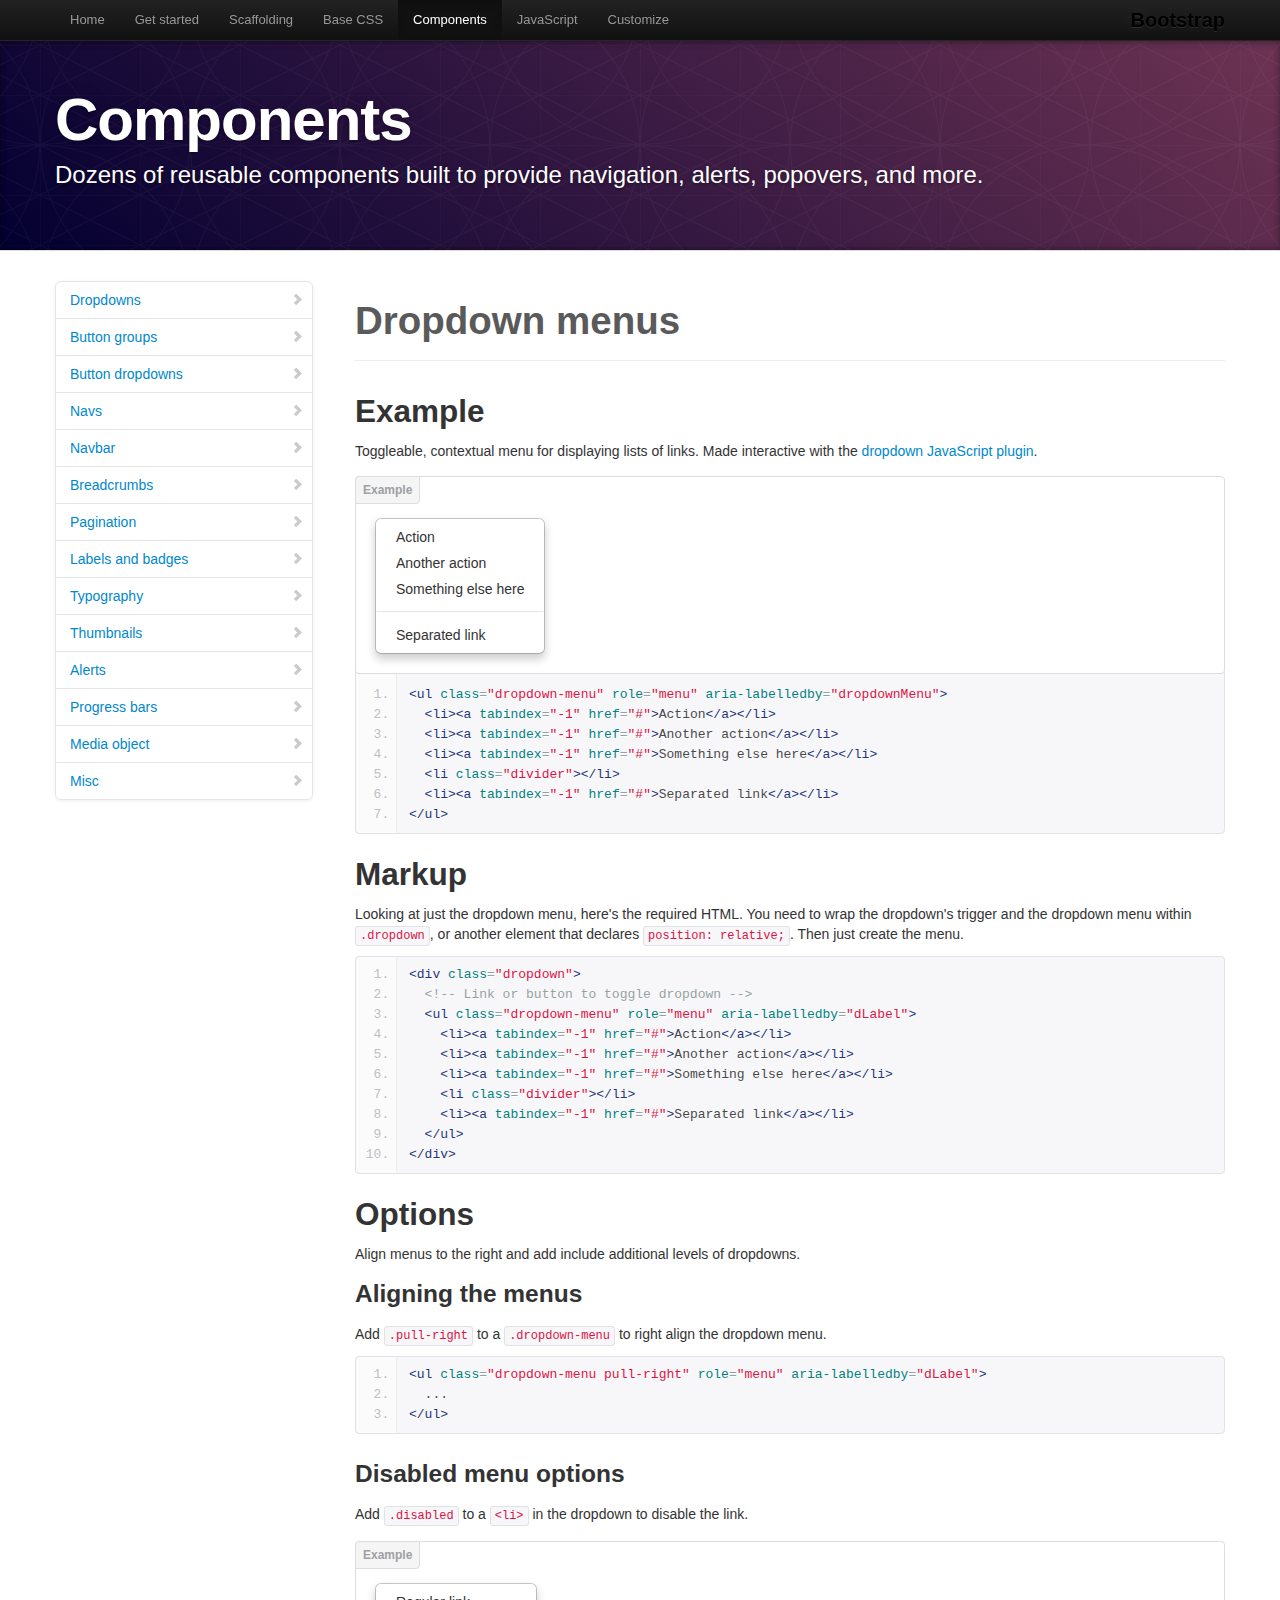
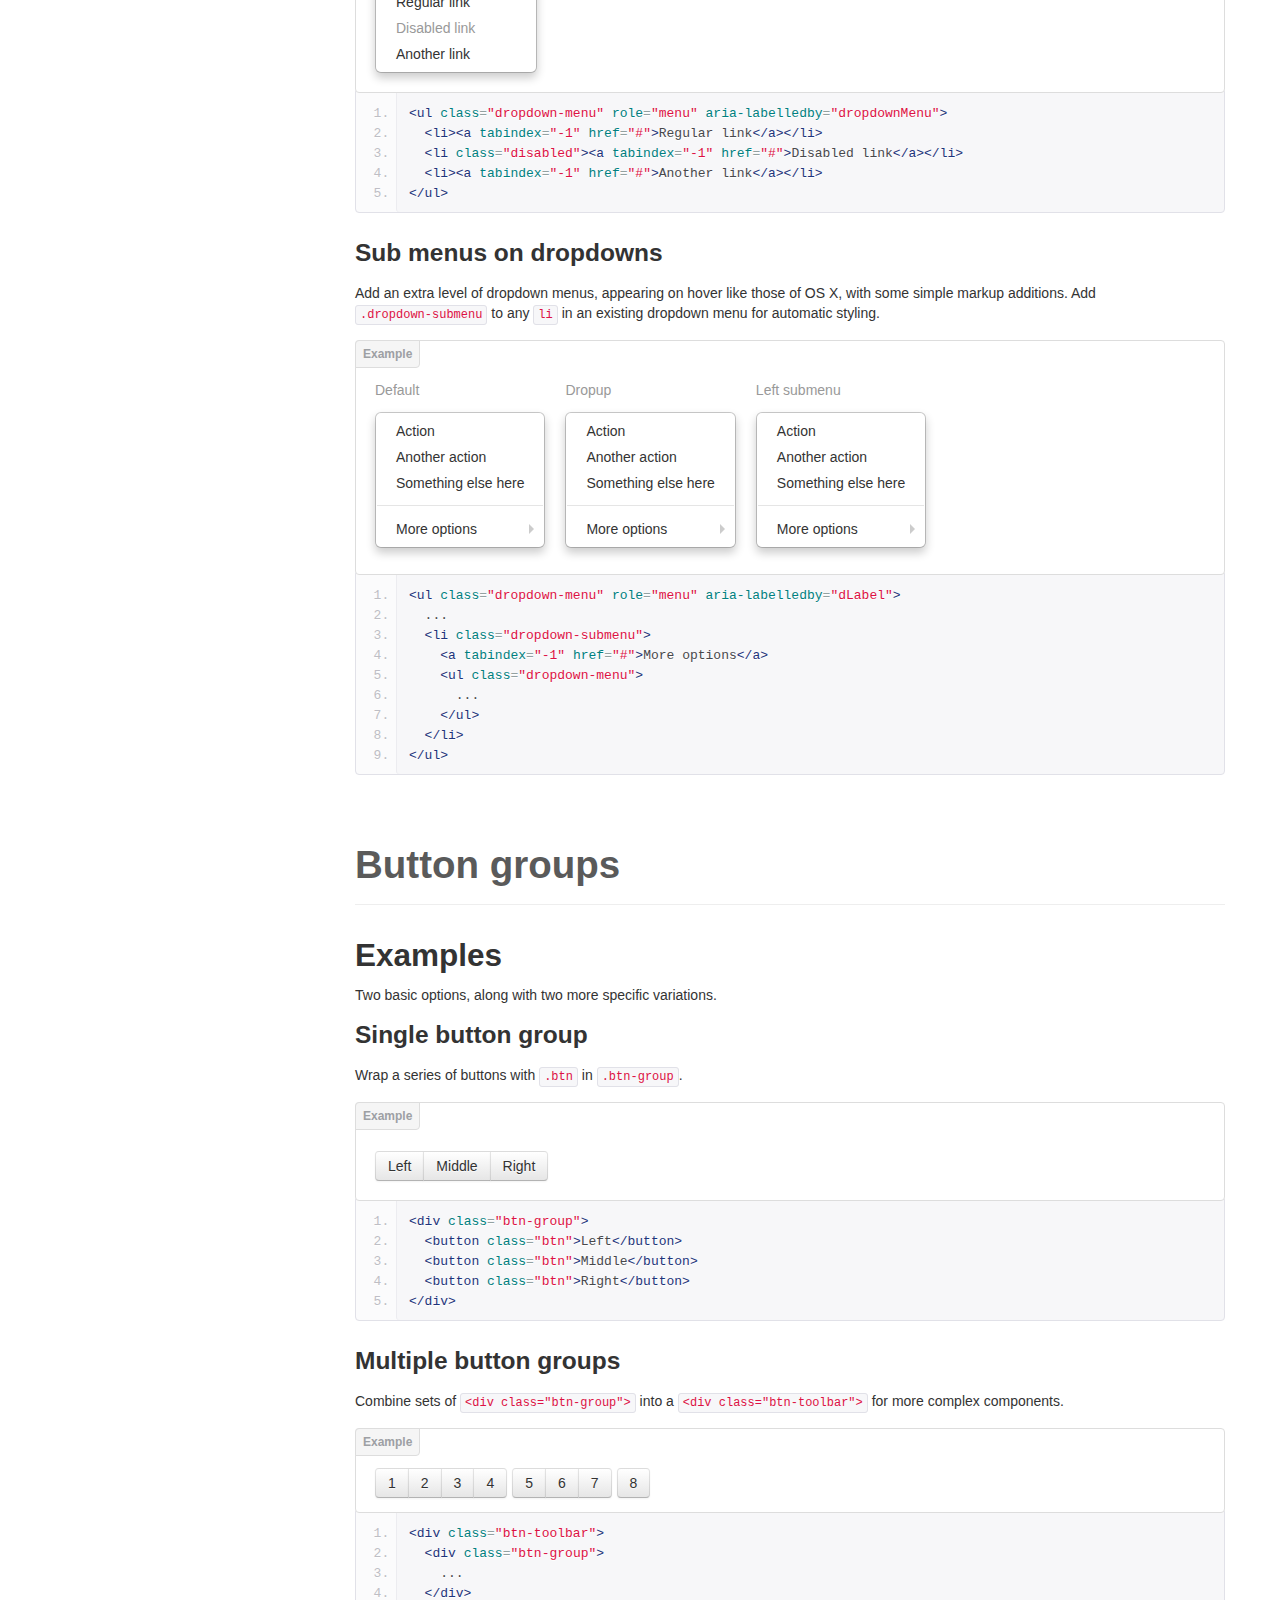
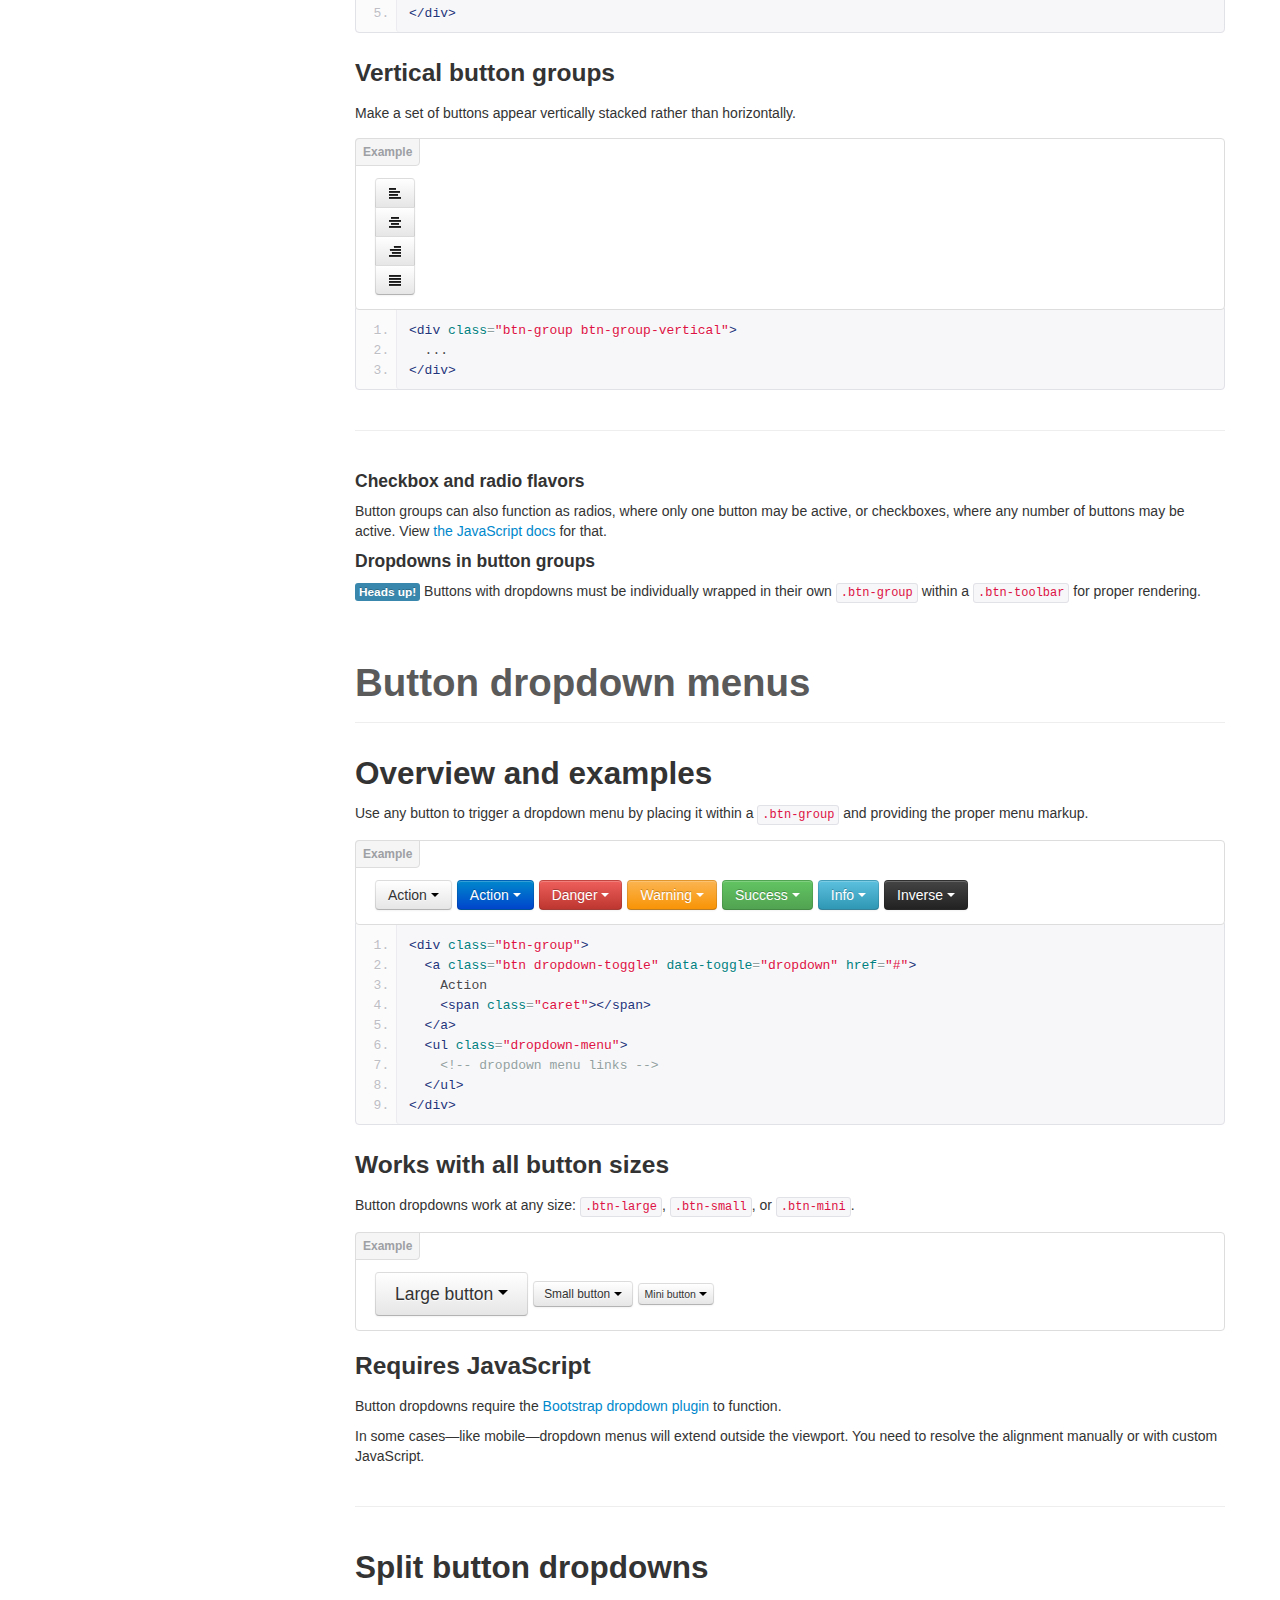
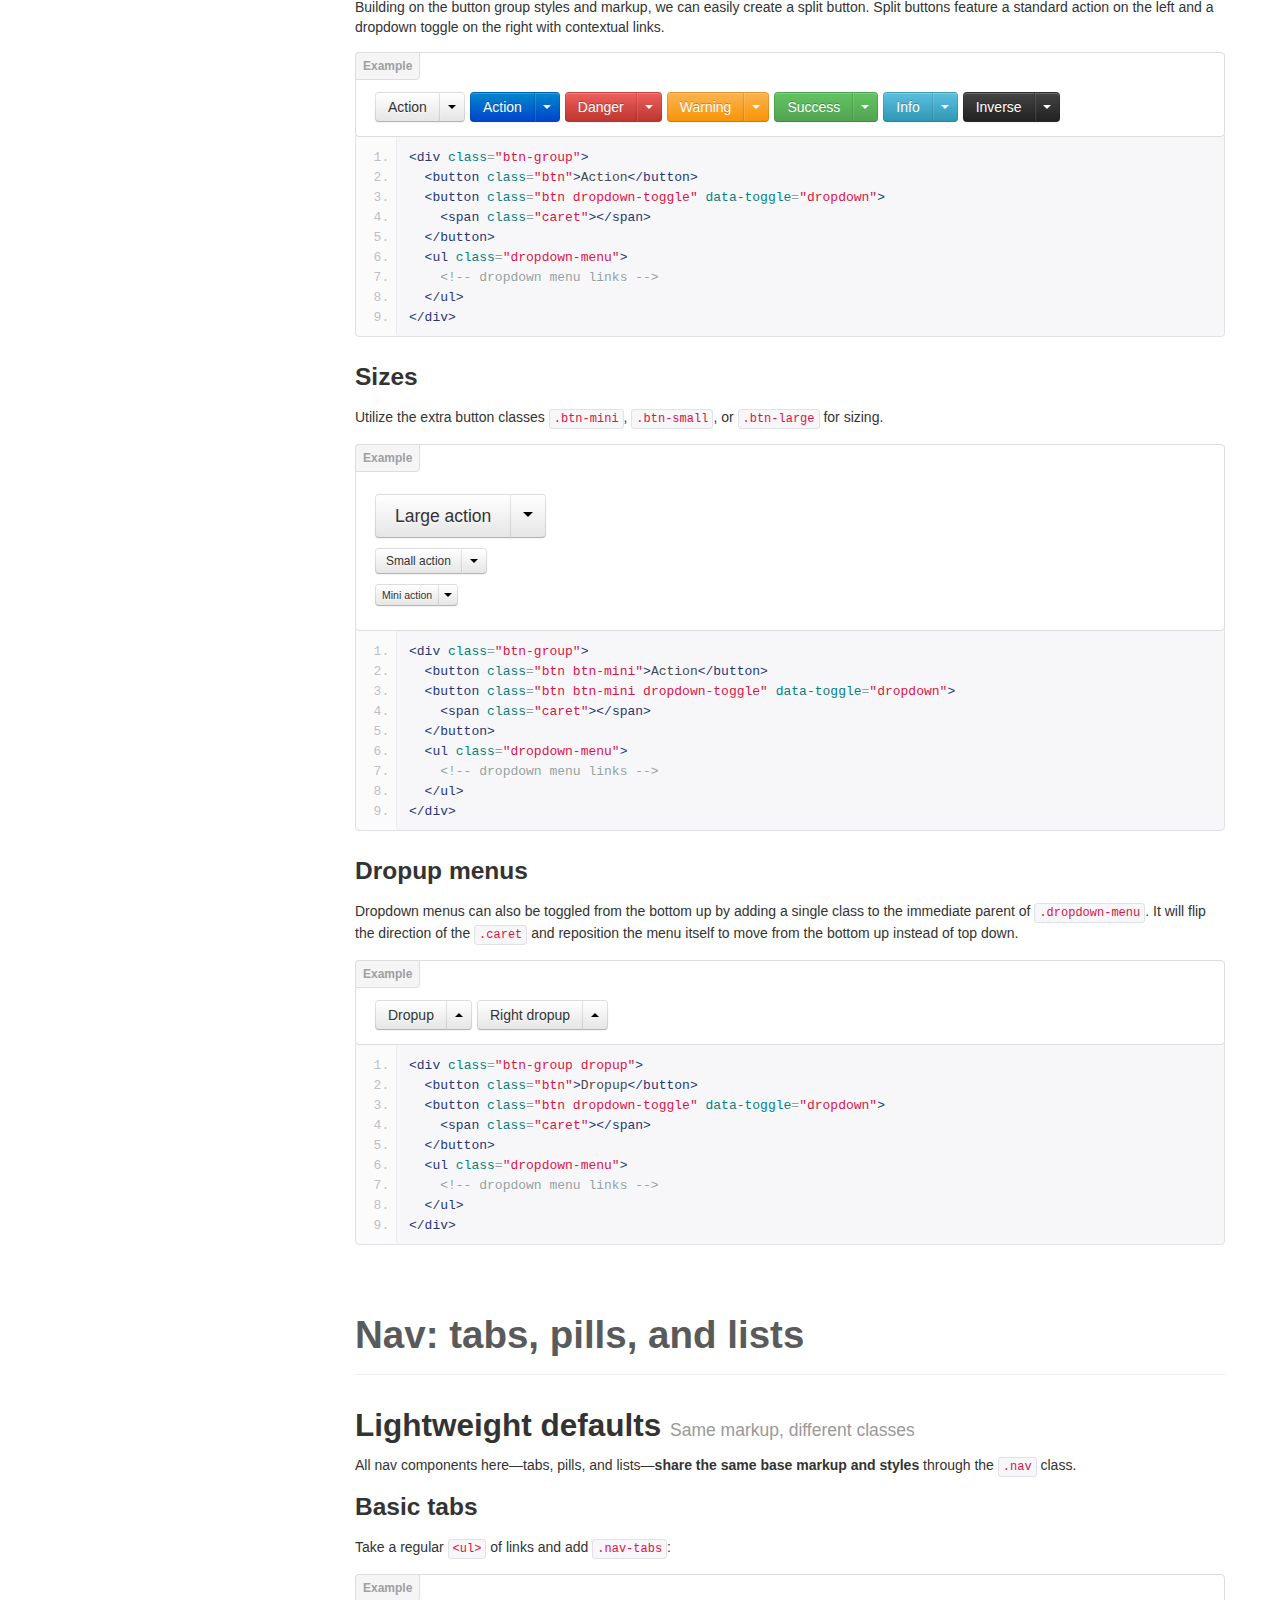
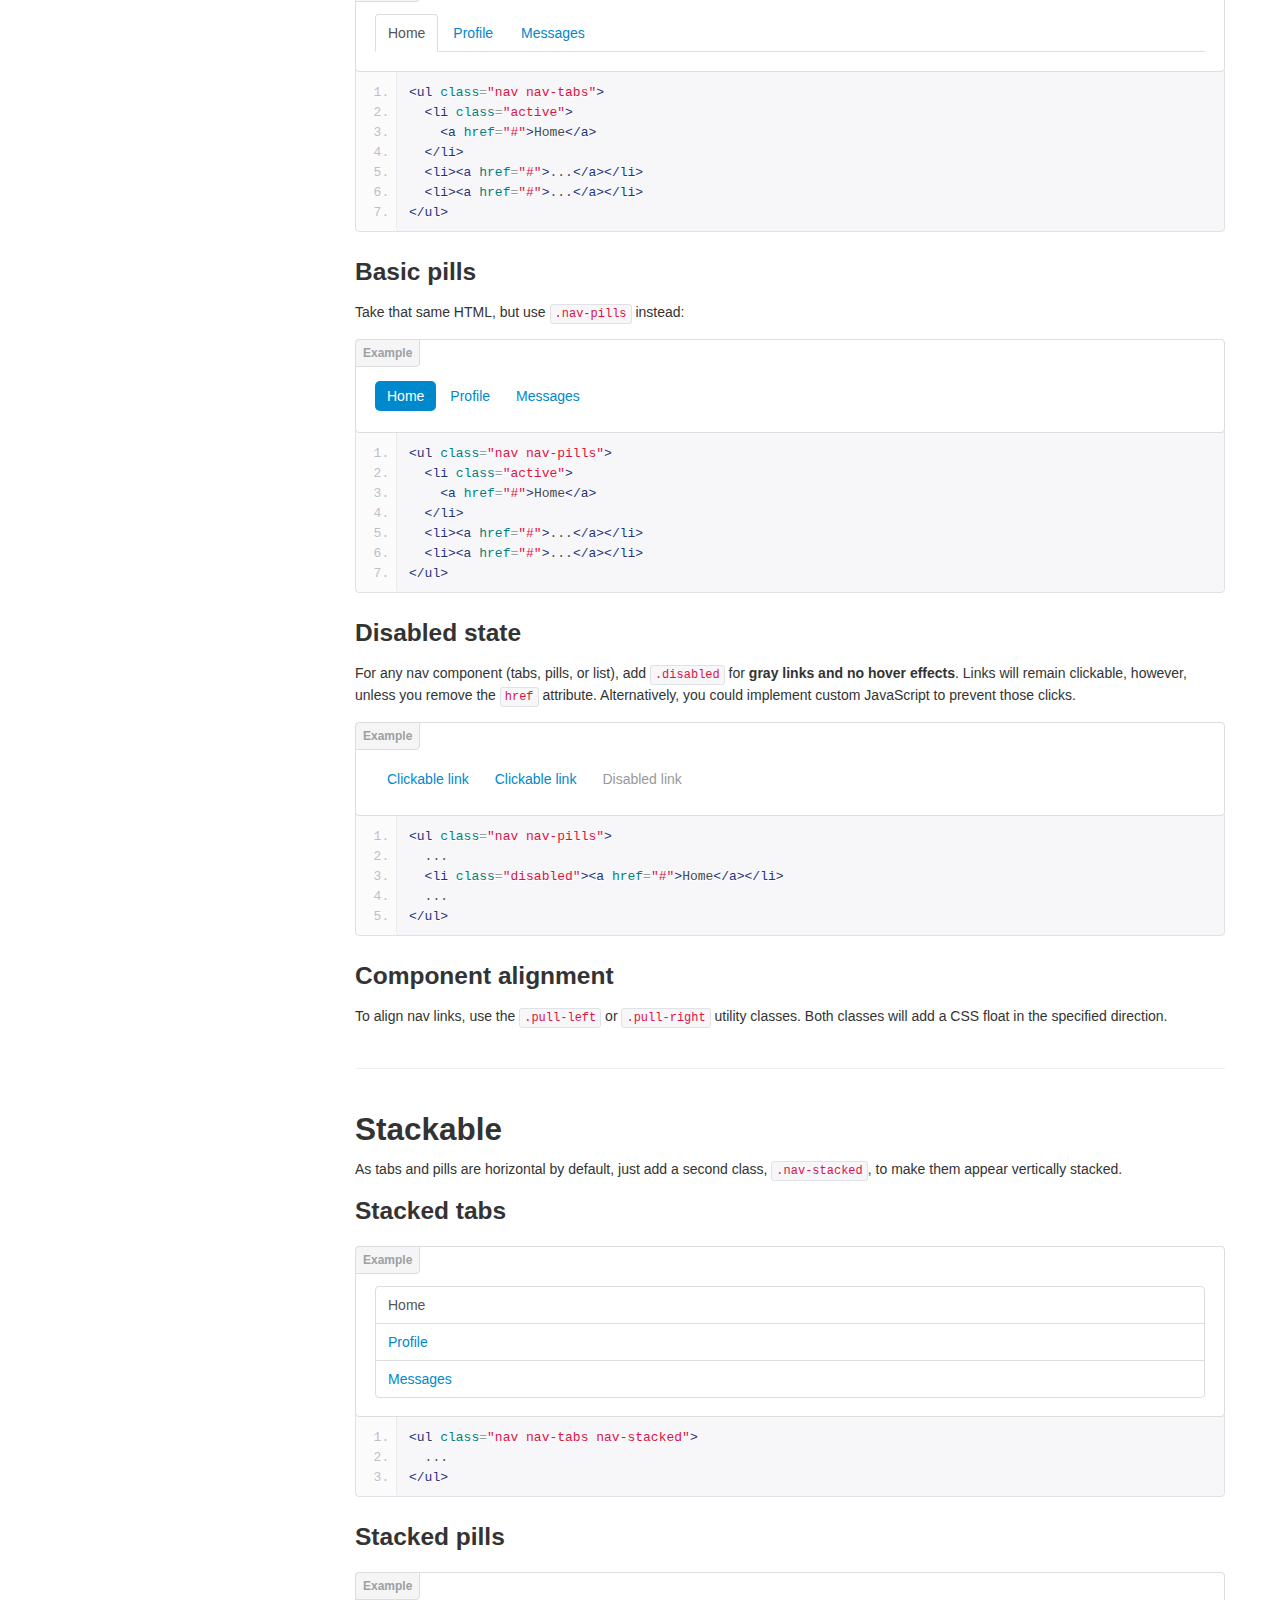
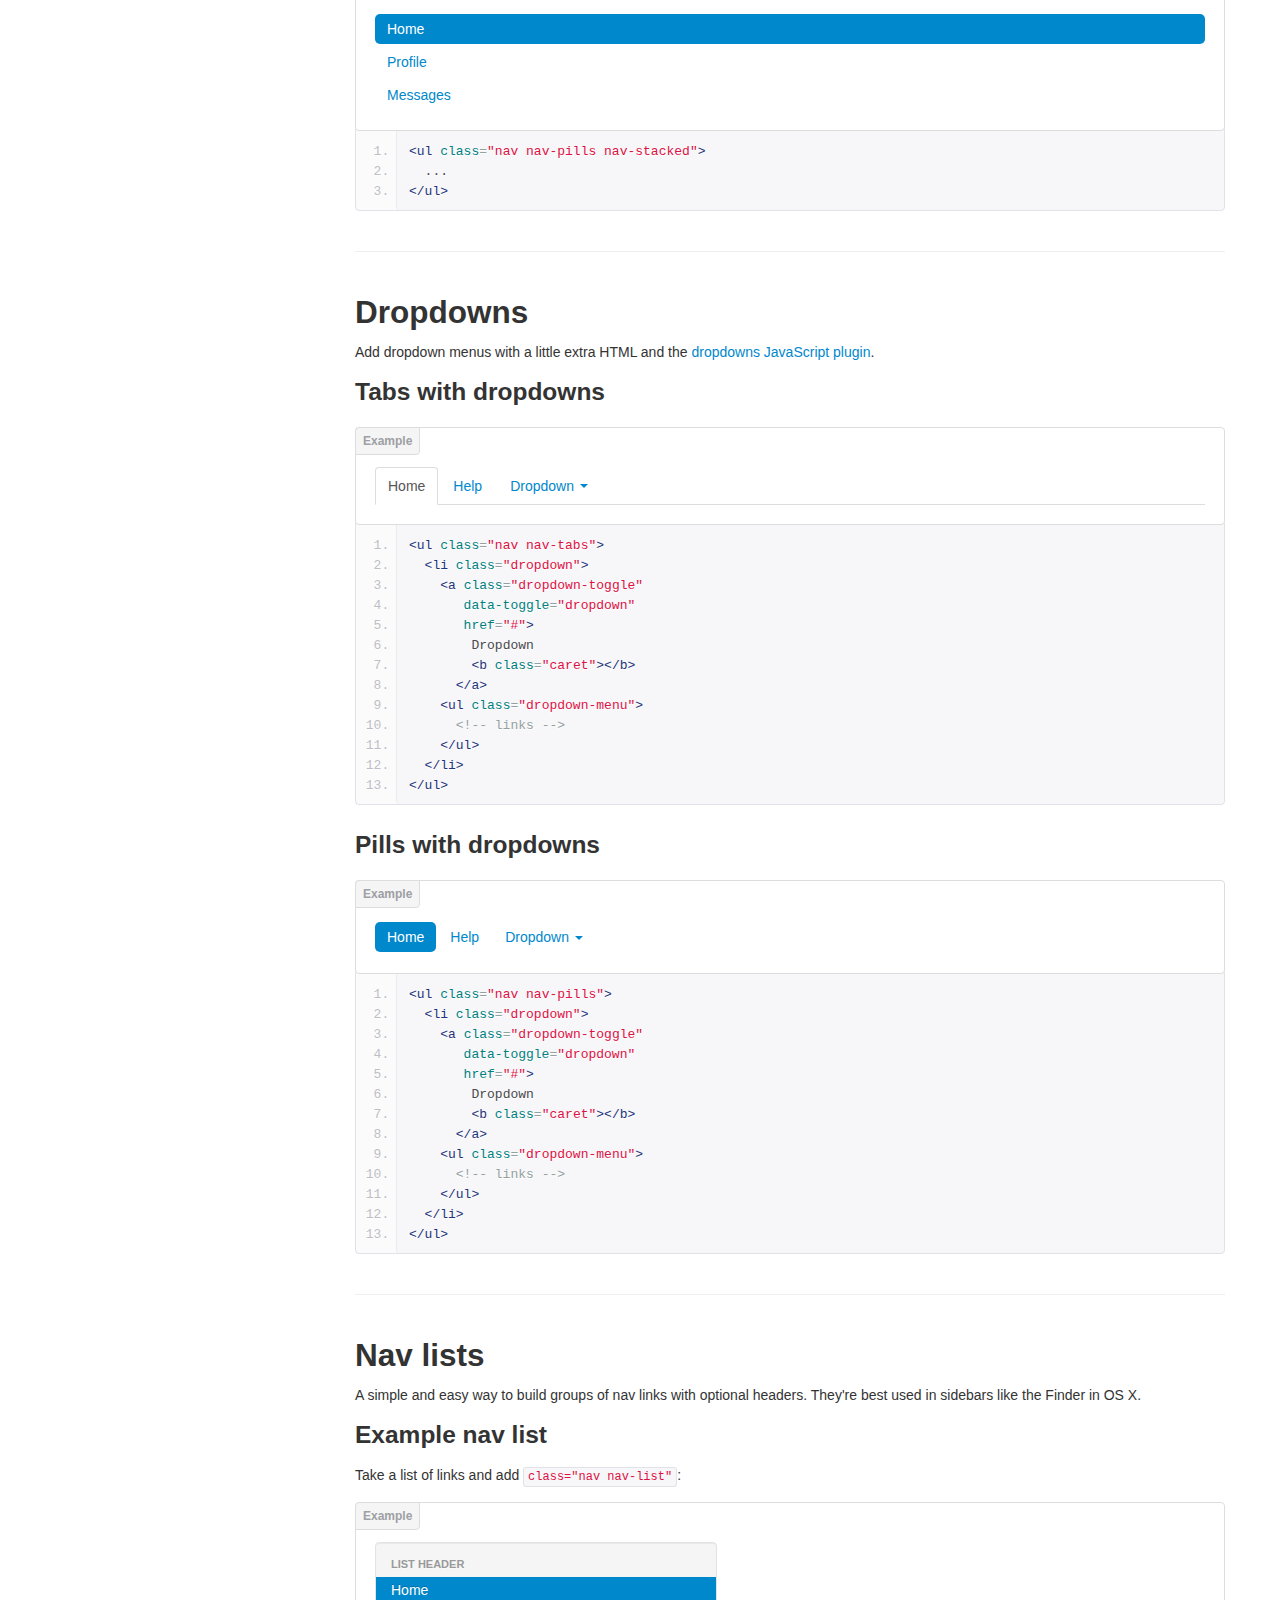
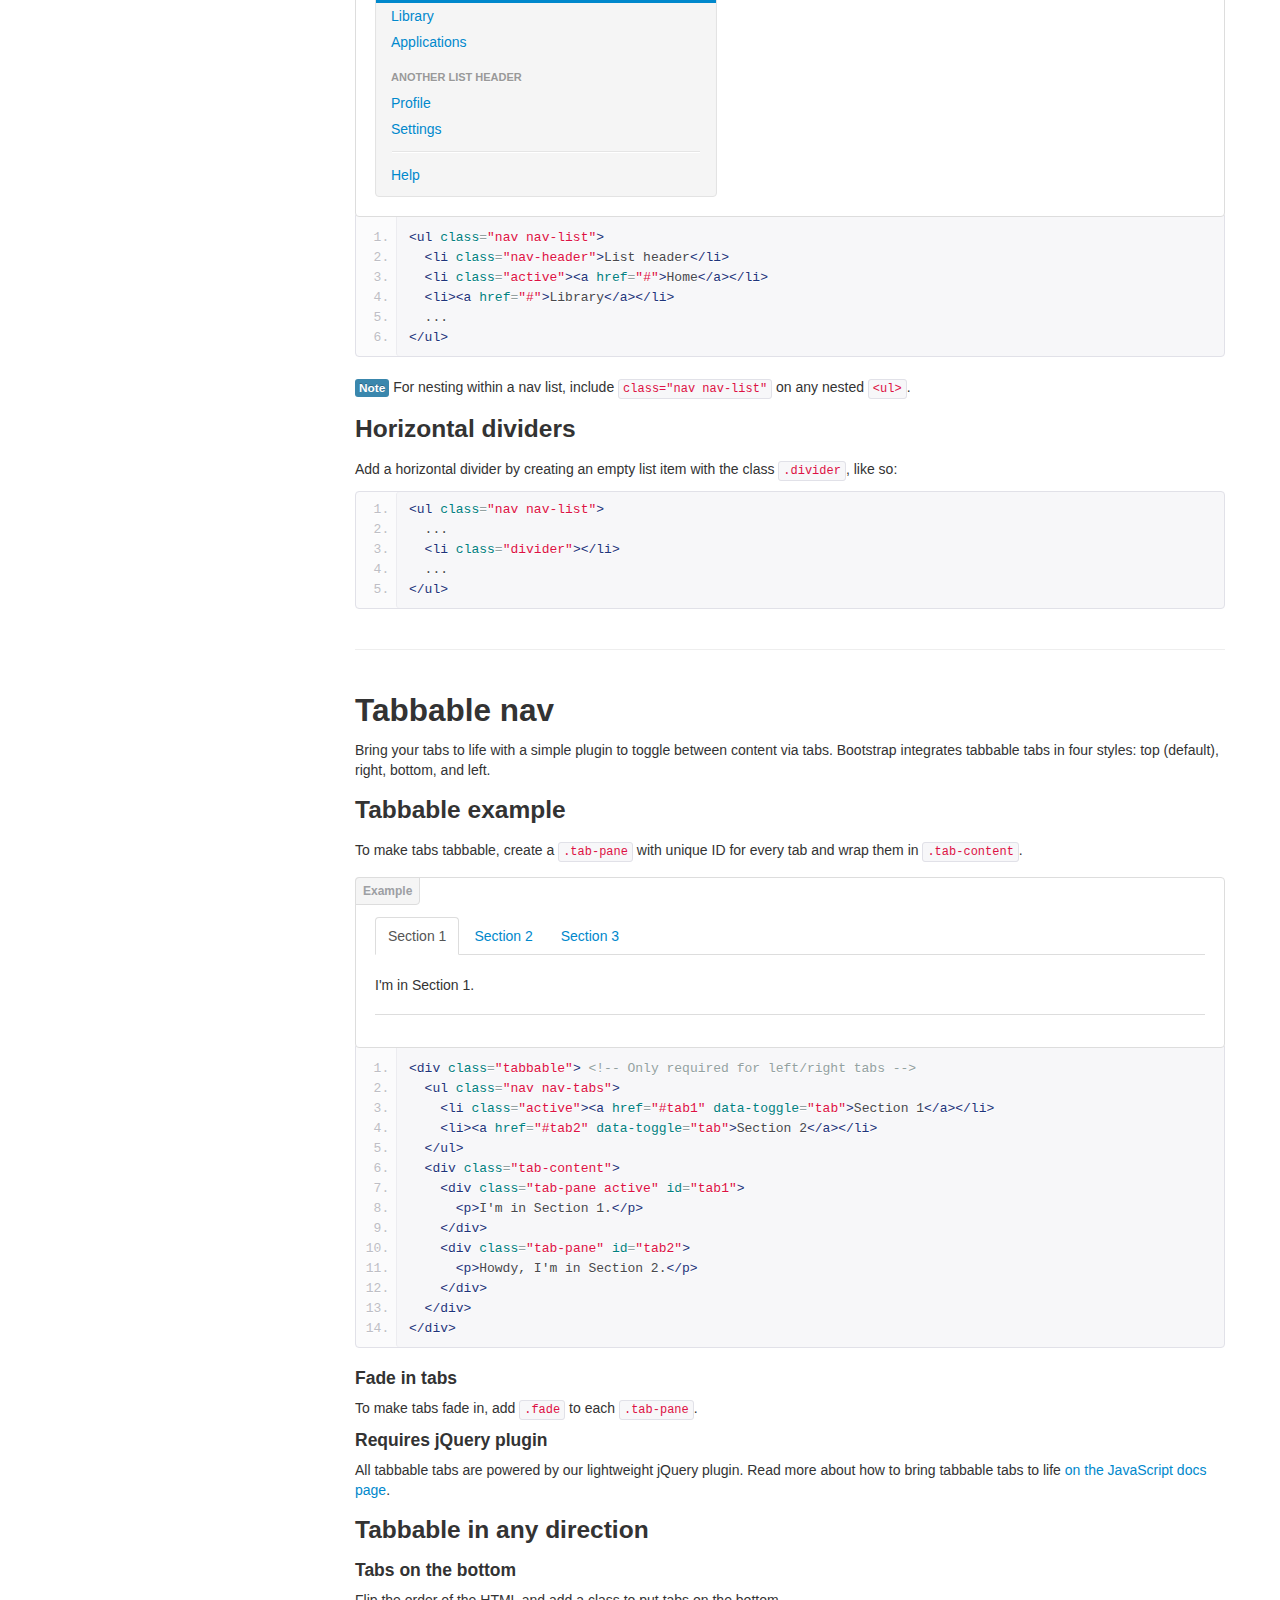
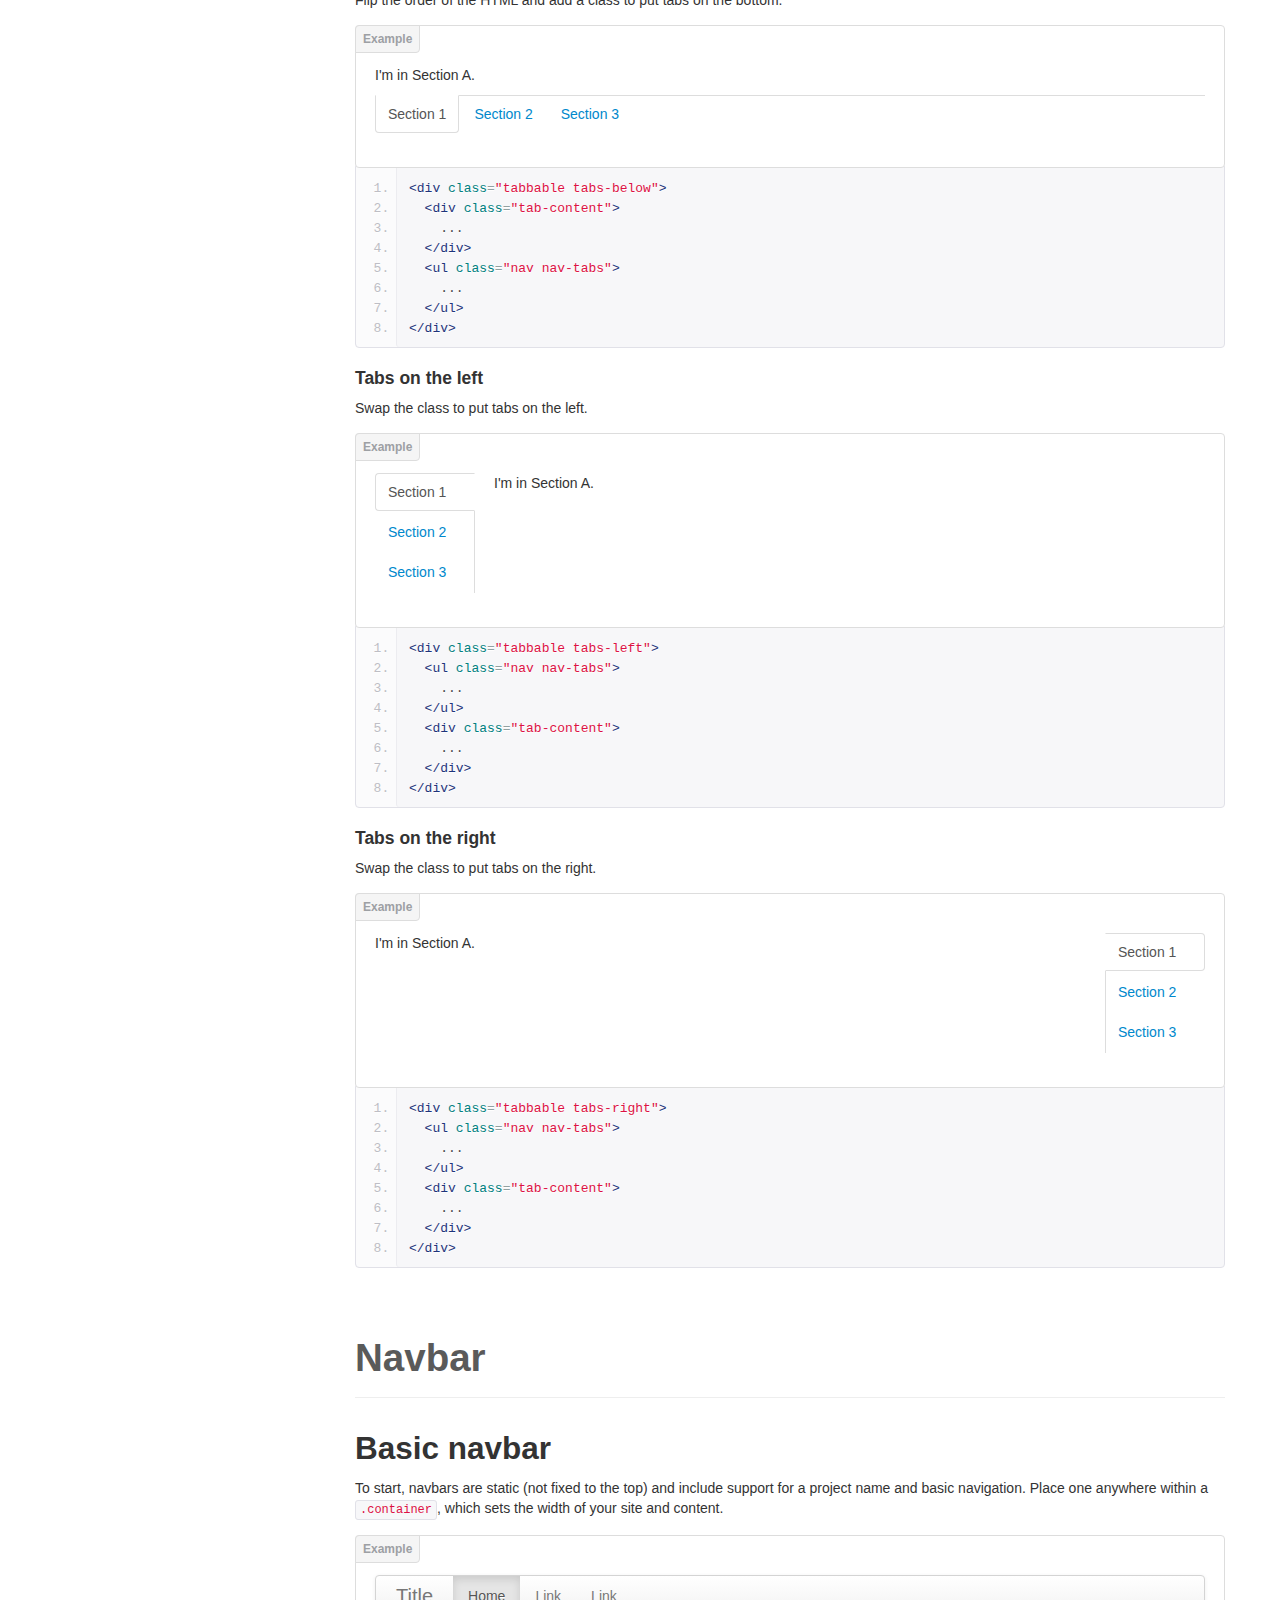
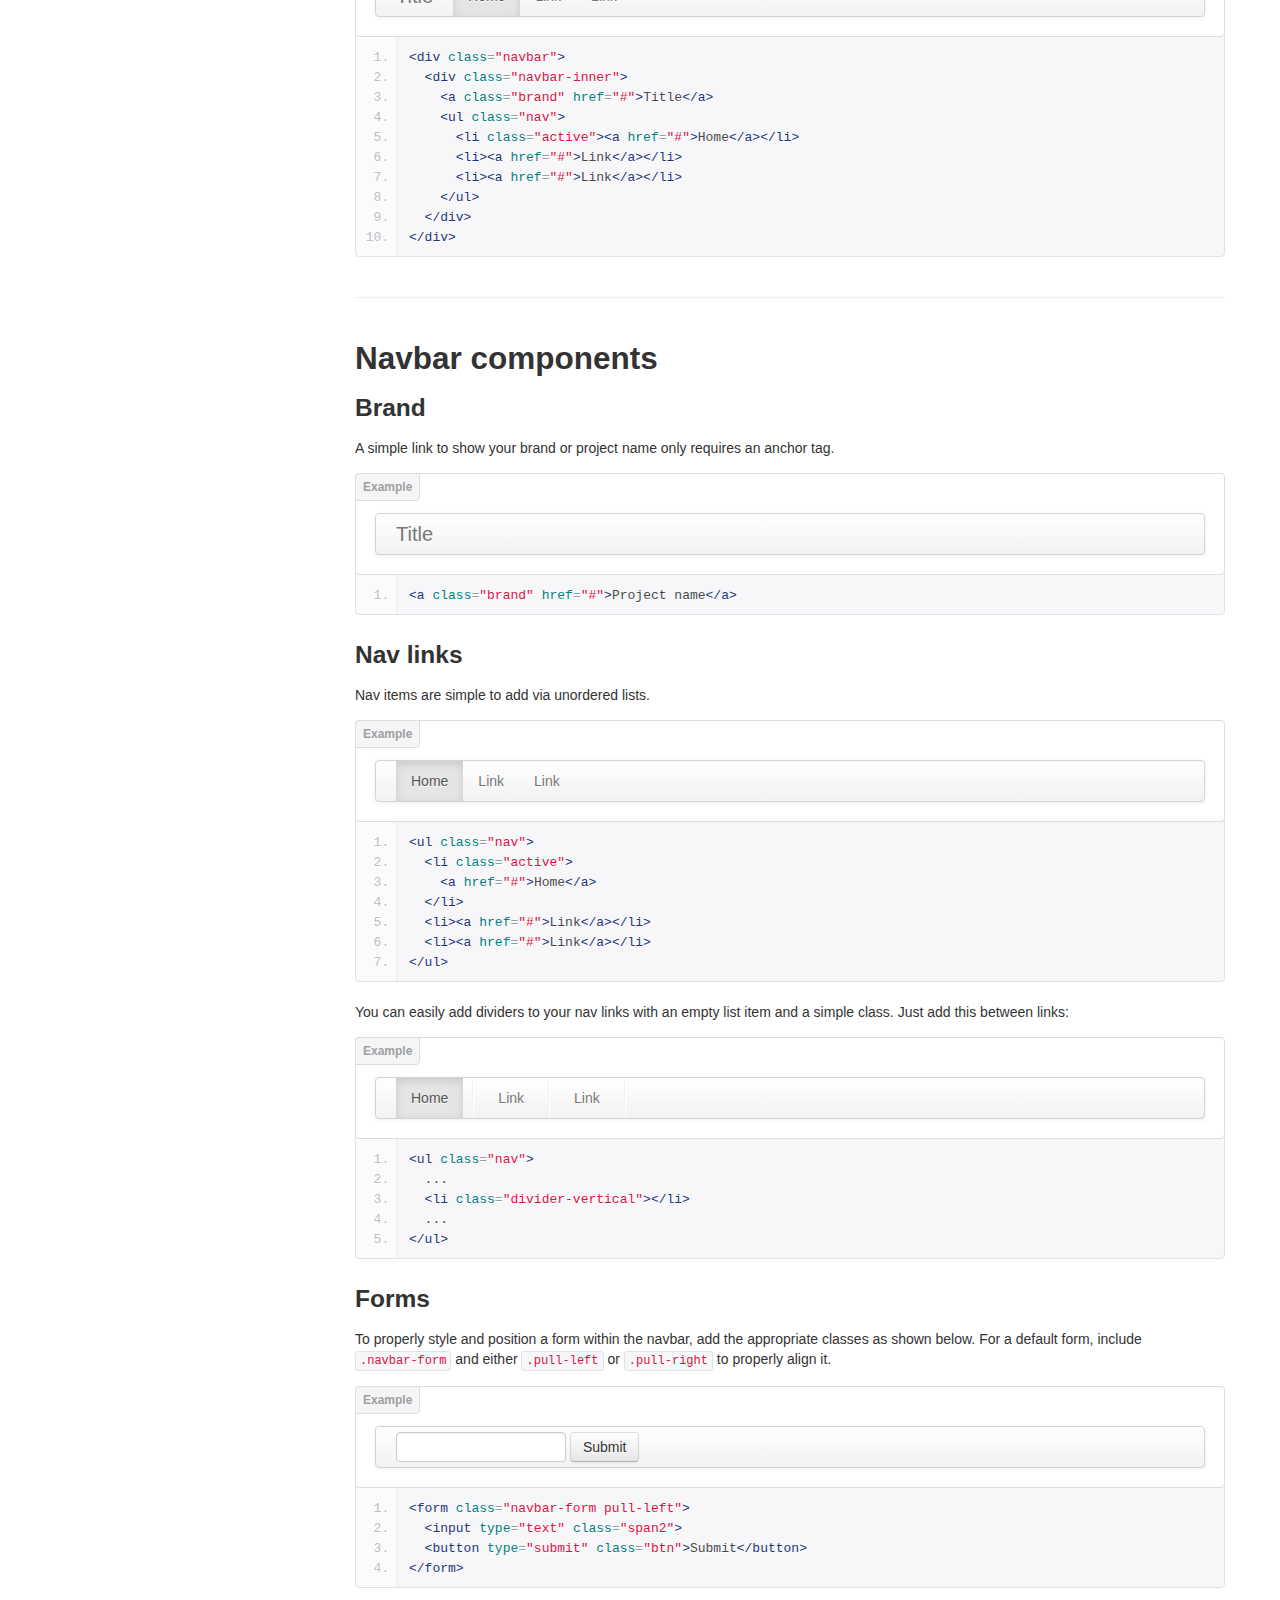
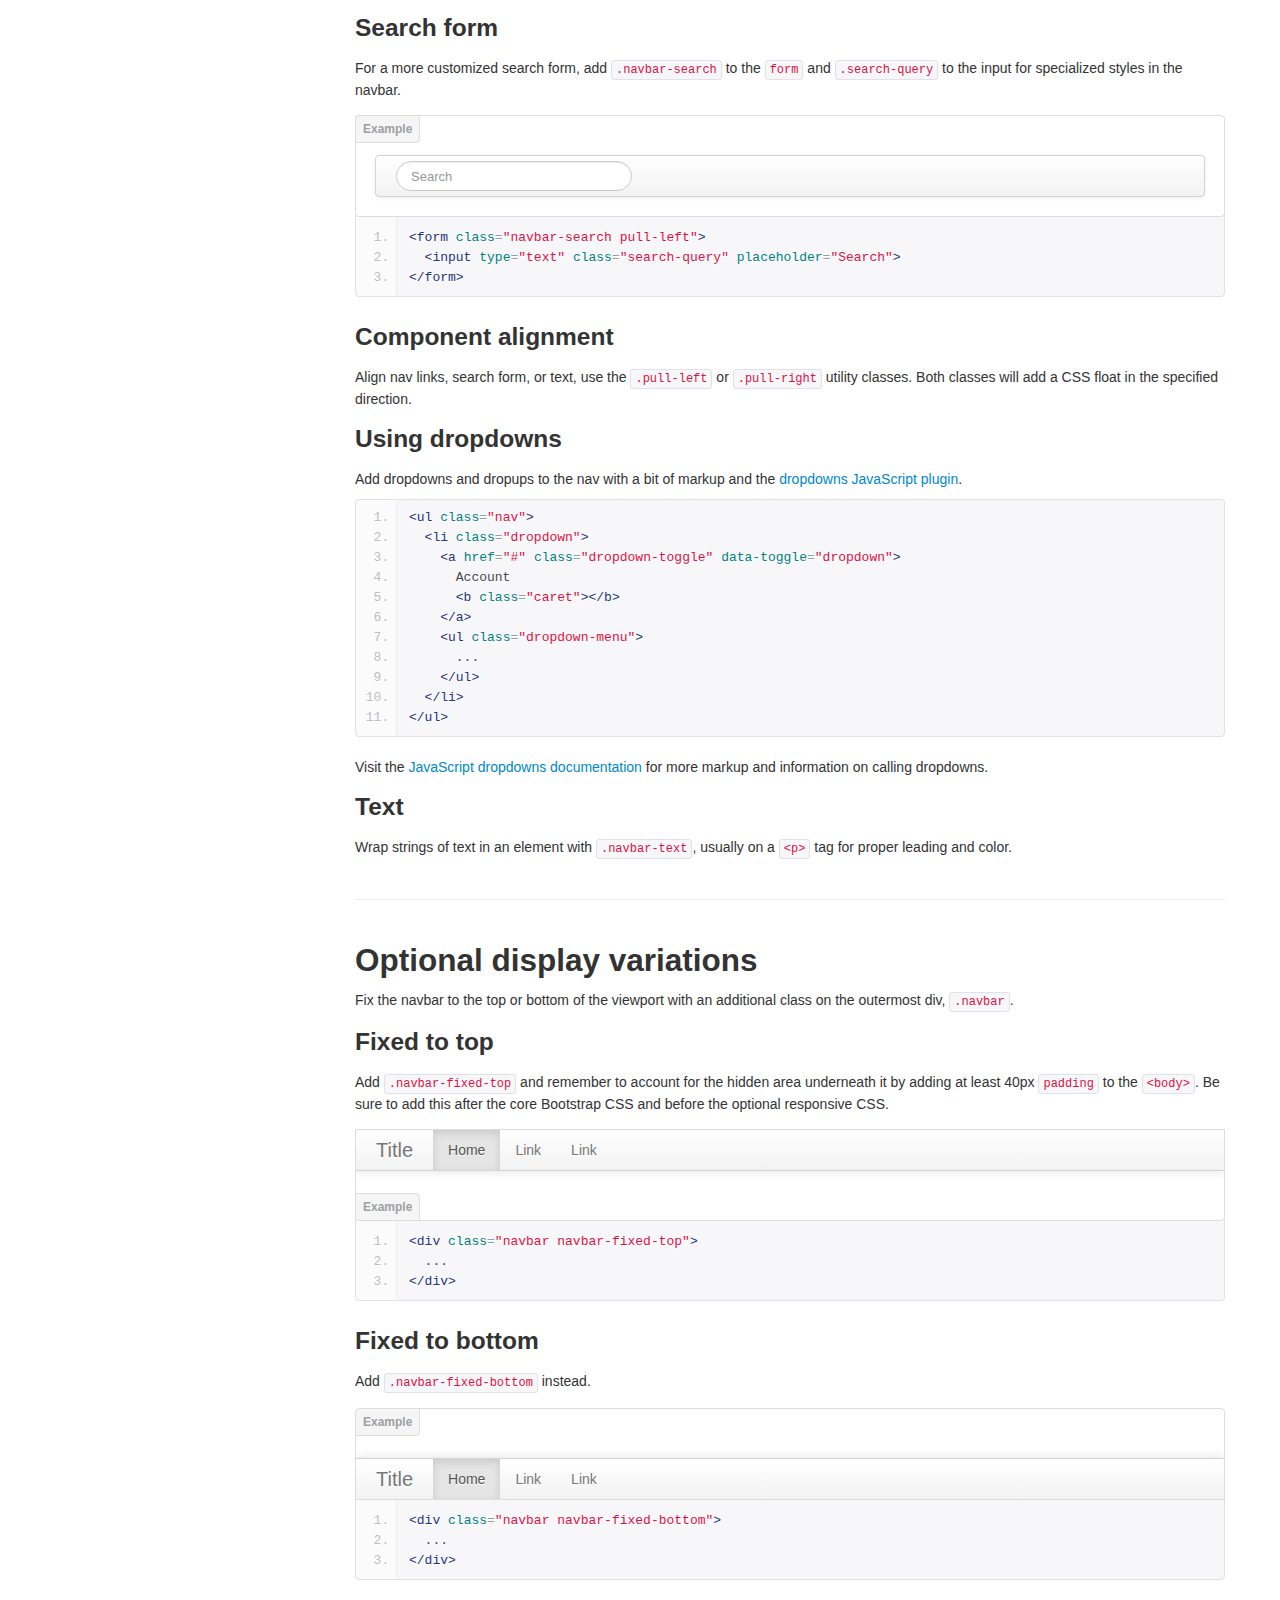
<file: docs/components.html>
<!DOCTYPE html>
<html lang="en">
  <head>
    <meta charset="utf-8">
    <title>Components · Bootstrap</title>
    <meta name="viewport" content="width=device-width, initial-scale=1.0">
    <meta name="description" content="">
    <meta name="author" content="">

    <!-- Le styles -->
    <link href="assets/css/bootstrap.css" rel="stylesheet">
    <link href="assets/css/bootstrap-responsive.css" rel="stylesheet">
    <link href="assets/css/docs.css" rel="stylesheet">
    <link href="assets/js/google-code-prettify/prettify.css" rel="stylesheet">

    <!-- Le HTML5 shim, for IE6-8 support of HTML5 elements -->
    <!--[if lt IE 9]>
      <script src="assets/js/html5shiv.js"></script>
    <![endif]-->

    <!-- Le fav and touch icons -->
    <link rel="apple-touch-icon-precomposed" sizes="144x144" href="assets/ico/apple-touch-icon-144-precomposed.png">
    <link rel="apple-touch-icon-precomposed" sizes="114x114" href="assets/ico/apple-touch-icon-114-precomposed.png">
      <link rel="apple-touch-icon-precomposed" sizes="72x72" href="assets/ico/apple-touch-icon-72-precomposed.png">
                    <link rel="apple-touch-icon-precomposed" href="assets/ico/apple-touch-icon-57-precomposed.png">
                                   <link rel="shortcut icon" href="assets/ico/favicon.png">

  </head>

  <body data-spy="scroll" data-target=".bs-docs-sidebar">

    <!-- Navbar
    ================================================== -->
    <div class="navbar navbar-inverse navbar-fixed-top">
      <div class="navbar-inner">
        <div class="container">
          <button type="button" class="btn btn-navbar" data-toggle="collapse" data-target=".nav-collapse">
            <span class="icon-bar"></span>
            <span class="icon-bar"></span>
            <span class="icon-bar"></span>
          </button>
          <a class="brand" href="./index.html">Bootstrap</a>
          <div class="nav-collapse collapse">
            <ul class="nav">
              <li class="">
                <a href="./index.html">Home</a>
              </li>
              <li class="">
                <a href="./getting-started.html">Get started</a>
              </li>
              <li class="">
                <a href="./scaffolding.html">Scaffolding</a>
              </li>
              <li class="">
                <a href="./base-css.html">Base CSS</a>
              </li>
              <li class="active">
                <a href="./components.html">Components</a>
              </li>
              <li class="">
                <a href="./javascript.html">JavaScript</a>
              </li>
              <li class="">
                <a href="./customize.html">Customize</a>
              </li>
            </ul>
          </div>
        </div>
      </div>
    </div>

<!-- Subhead
================================================== -->
<header class="jumbotron subhead" id="overview">
  <div class="container">
    <h1>Components</h1>
    <p class="lead">Dozens of reusable components built to provide navigation, alerts, popovers, and more.</p>
  </div>
</header>


  <div class="container">

    <!-- Docs nav
    ================================================== -->
    <div class="row">
      <div class="span3 bs-docs-sidebar">
        <ul class="nav nav-list bs-docs-sidenav">
          <li><a href="#dropdowns"><i class="icon-chevron-right"></i> Dropdowns</a></li>
          <li><a href="#buttonGroups"><i class="icon-chevron-right"></i> Button groups</a></li>
          <li><a href="#buttonDropdowns"><i class="icon-chevron-right"></i> Button dropdowns</a></li>
          <li><a href="#navs"><i class="icon-chevron-right"></i> Navs</a></li>
          <li><a href="#navbar"><i class="icon-chevron-right"></i> Navbar</a></li>
          <li><a href="#breadcrumbs"><i class="icon-chevron-right"></i> Breadcrumbs</a></li>
          <li><a href="#pagination"><i class="icon-chevron-right"></i> Pagination</a></li>
          <li><a href="#labels-badges"><i class="icon-chevron-right"></i> Labels and badges</a></li>
          <li><a href="#typography"><i class="icon-chevron-right"></i> Typography</a></li>
          <li><a href="#thumbnails"><i class="icon-chevron-right"></i> Thumbnails</a></li>
          <li><a href="#alerts"><i class="icon-chevron-right"></i> Alerts</a></li>
          <li><a href="#progress"><i class="icon-chevron-right"></i> Progress bars</a></li>
          <li><a href="#media"><i class="icon-chevron-right"></i> Media object</a></li>
          <li><a href="#misc"><i class="icon-chevron-right"></i> Misc</a></li>
        </ul>
      </div>
      <div class="span9">



        <!-- Dropdowns
        ================================================== -->
        <section id="dropdowns">
          <div class="page-header">
            <h1>Dropdown menus</h1>
          </div>

          <h2>Example</h2>
          <p>Toggleable, contextual menu for displaying lists of links. Made interactive with the <a href="./javascript.html#dropdowns">dropdown JavaScript plugin</a>.</p>
          <div class="bs-docs-example">
            <div class="dropdown clearfix">
              <ul class="dropdown-menu" role="menu" aria-labelledby="dropdownMenu" style="display: block; position: static; margin-bottom: 5px; *width: 180px;">
                <li><a tabindex="-1" href="#">Action</a></li>
                <li><a tabindex="-1" href="#">Another action</a></li>
                <li><a tabindex="-1" href="#">Something else here</a></li>
                <li class="divider"></li>
                <li><a tabindex="-1" href="#">Separated link</a></li>
              </ul>
            </div>
          </div>
<pre class="prettyprint linenums">
&lt;ul class="dropdown-menu" role="menu" aria-labelledby="dropdownMenu"&gt;
  &lt;li&gt;&lt;a tabindex="-1" href="#"&gt;Action&lt;/a&gt;&lt;/li&gt;
  &lt;li&gt;&lt;a tabindex="-1" href="#"&gt;Another action&lt;/a&gt;&lt;/li&gt;
  &lt;li&gt;&lt;a tabindex="-1" href="#"&gt;Something else here&lt;/a&gt;&lt;/li&gt;
  &lt;li class="divider"&gt;&lt;/li&gt;
  &lt;li&gt;&lt;a tabindex="-1" href="#"&gt;Separated link&lt;/a&gt;&lt;/li&gt;
&lt;/ul&gt;
</pre>

          <h2>Markup</h2>
          <p>Looking at just the dropdown menu, here's the required HTML. You need to wrap the dropdown's trigger and the dropdown menu within <code>.dropdown</code>, or another element that declares <code>position: relative;</code>. Then just create the menu.</p>

<pre class="prettyprint linenums">
&lt;div class="dropdown"&gt;
  &lt;!-- Link or button to toggle dropdown --&gt;
  &lt;ul class="dropdown-menu" role="menu" aria-labelledby="dLabel"&gt;
    &lt;li&gt;&lt;a tabindex="-1" href="#"&gt;Action&lt;/a&gt;&lt;/li&gt;
    &lt;li&gt;&lt;a tabindex="-1" href="#"&gt;Another action&lt;/a&gt;&lt;/li&gt;
    &lt;li&gt;&lt;a tabindex="-1" href="#"&gt;Something else here&lt;/a&gt;&lt;/li&gt;
    &lt;li class="divider"&gt;&lt;/li&gt;
    &lt;li&gt;&lt;a tabindex="-1" href="#"&gt;Separated link&lt;/a&gt;&lt;/li&gt;
  &lt;/ul&gt;
&lt;/div&gt;
</pre>

          <h2>Options</h2>
          <p>Align menus to the right and add include additional levels of dropdowns.</p>

          <h3>Aligning the menus</h3>
          <p>Add <code>.pull-right</code> to a <code>.dropdown-menu</code> to right align the dropdown menu.</p>
<pre class="prettyprint linenums">
&lt;ul class="dropdown-menu pull-right" role="menu" aria-labelledby="dLabel"&gt;
  ...
&lt;/ul&gt;
</pre>

          <h3>Disabled menu options</h3>
          <p>Add <code>.disabled</code> to a <code>&lt;li&gt;</code> in the dropdown to disable the link.</p>
          <div class="bs-docs-example">
            <div class="dropdown clearfix">
              <ul class="dropdown-menu" role="menu" aria-labelledby="dropdownMenu" style="display: block; position: static; margin-bottom: 5px; *width: 180px;">
                <li><a tabindex="-1" href="#">Regular link</a></li>
                <li class="disabled"><a tabindex="-1" href="#">Disabled link</a></li>
                <li><a tabindex="-1" href="#">Another link</a></li>
              </ul>
            </div>
          </div>
<pre class="prettyprint linenums">
&lt;ul class="dropdown-menu" role="menu" aria-labelledby="dropdownMenu"&gt;
  &lt;li&gt;&lt;a tabindex="-1" href="#"&gt;Regular link&lt;/a&gt;&lt;/li&gt;
  &lt;li class="disabled"&gt;&lt;a tabindex="-1" href="#"&gt;Disabled link&lt;/a&gt;&lt;/li&gt;
  &lt;li&gt;&lt;a tabindex="-1" href="#"&gt;Another link&lt;/a&gt;&lt;/li&gt;
&lt;/ul&gt;
</pre>

          <h3>Sub menus on dropdowns</h3>
          <p>Add an extra level of dropdown menus, appearing on hover like those of OS X, with some simple markup additions. Add <code>.dropdown-submenu</code> to any <code>li</code> in an existing dropdown menu for automatic styling.</p>
          <div class="bs-docs-example bs-docs-example-submenus">

            <div class="pull-left">
              <p class="muted">Default</p>
              <div class="dropdown clearfix">
                <ul class="dropdown-menu" role="menu" aria-labelledby="dropdownMenu">
                  <li><a tabindex="-1" href="#">Action</a></li>
                  <li><a tabindex="-1" href="#">Another action</a></li>
                  <li><a tabindex="-1" href="#">Something else here</a></li>
                  <li class="divider"></li>
                  <li class="dropdown-submenu">
                    <a tabindex="-1" href="#">More options</a>
                    <ul class="dropdown-menu">
                      <li><a tabindex="-1" href="#">Second level link</a></li>
                      <li><a tabindex="-1" href="#">Second level link</a></li>
                      <li><a tabindex="-1" href="#">Second level link</a></li>
                      <li><a tabindex="-1" href="#">Second level link</a></li>
                      <li><a tabindex="-1" href="#">Second level link</a></li>
                    </ul>
                  </li>
                </ul>
              </div>
            </div>

            <div class="pull-left">
              <p class="muted">Dropup</p>
              <div class="dropup">
                <ul class="dropdown-menu" role="menu" aria-labelledby="dropdownMenu">
                  <li><a tabindex="-1" href="#">Action</a></li>
                  <li><a tabindex="-1" href="#">Another action</a></li>
                  <li><a tabindex="-1" href="#">Something else here</a></li>
                  <li class="divider"></li>
                  <li class="dropdown-submenu">
                    <a tabindex="-1" href="#">More options</a>
                    <ul class="dropdown-menu">
                      <li><a tabindex="-1" href="#">Second level link</a></li>
                      <li><a tabindex="-1" href="#">Second level link</a></li>
                      <li><a tabindex="-1" href="#">Second level link</a></li>
                      <li><a tabindex="-1" href="#">Second level link</a></li>
                      <li><a tabindex="-1" href="#">Second level link</a></li>
                    </ul>
                  </li>
                </ul>
              </div>
            </div>

            <div class="pull-left">
              <p class="muted">Left submenu</p>
              <div class="dropdown">
                <ul class="dropdown-menu" role="menu" aria-labelledby="dropdownMenu">
                  <li><a tabindex="-1" href="#">Action</a></li>
                  <li><a tabindex="-1" href="#">Another action</a></li>
                  <li><a tabindex="-1" href="#">Something else here</a></li>
                  <li class="divider"></li>
                  <li class="dropdown-submenu pull-left">
                    <a tabindex="-1" href="#">More options</a>
                    <ul class="dropdown-menu">
                      <li><a tabindex="-1" href="#">Second level link</a></li>
                      <li><a tabindex="-1" href="#">Second level link</a></li>
                      <li><a tabindex="-1" href="#">Second level link</a></li>
                      <li><a tabindex="-1" href="#">Second level link</a></li>
                      <li><a tabindex="-1" href="#">Second level link</a></li>
                    </ul>
                  </li>
                </ul>
              </div>
            </div>

          </div>
<pre class="prettyprint linenums">
&lt;ul class="dropdown-menu" role="menu" aria-labelledby="dLabel"&gt;
  ...
  &lt;li class="dropdown-submenu"&gt;
    &lt;a tabindex="-1" href="#"&gt;More options&lt;/a&gt;
    &lt;ul class="dropdown-menu"&gt;
      ...
    &lt;/ul&gt;
  &lt;/li&gt;
&lt;/ul&gt;
</pre>

        </section>




        <!-- Button Groups
        ================================================== -->
        <section id="buttonGroups">
          <div class="page-header">
            <h1>Button groups</h1>
          </div>

          <h2>Examples</h2>
          <p>Two basic options, along with two more specific variations.</p>

          <h3>Single button group</h3>
          <p>Wrap a series of buttons with <code>.btn</code> in <code>.btn-group</code>.</p>
          <div class="bs-docs-example">
            <div class="btn-group" style="margin: 9px 0 5px;">
              <button class="btn">Left</button>
              <button class="btn">Middle</button>
              <button class="btn">Right</button>
            </div>
          </div>
<pre class="prettyprint linenums">
&lt;div class="btn-group"&gt;
  &lt;button class="btn"&gt;Left&lt;/button&gt;
  &lt;button class="btn"&gt;Middle&lt;/button&gt;
  &lt;button class="btn"&gt;Right&lt;/button&gt;
&lt;/div&gt;
</pre>

          <h3>Multiple button groups</h3>
          <p>Combine sets of <code>&lt;div class="btn-group"&gt;</code> into a <code>&lt;div class="btn-toolbar"&gt;</code> for more complex components.</p>
          <div class="bs-docs-example">
            <div class="btn-toolbar" style="margin: 0;">
              <div class="btn-group">
                <button class="btn">1</button>
                <button class="btn">2</button>
                <button class="btn">3</button>
                <button class="btn">4</button>
              </div>
              <div class="btn-group">
                <button class="btn">5</button>
                <button class="btn">6</button>
                <button class="btn">7</button>
              </div>
              <div class="btn-group">
                <button class="btn">8</button>
              </div>
            </div>
          </div>
<pre class="prettyprint linenums">
&lt;div class="btn-toolbar"&gt;
  &lt;div class="btn-group"&gt;
    ...
  &lt;/div&gt;
&lt;/div&gt;
</pre>

          <h3>Vertical button groups</h3>
          <p>Make a set of buttons appear vertically stacked rather than horizontally.</p>
          <div class="bs-docs-example">
            <div class="btn-group btn-group-vertical">
              <button type="button" class="btn"><i class="icon-align-left"></i></button>
              <button type="button" class="btn"><i class="icon-align-center"></i></button>
              <button type="button" class="btn"><i class="icon-align-right"></i></button>
              <button type="button" class="btn"><i class="icon-align-justify"></i></button>
            </div>
          </div>
<pre class="prettyprint linenums">
&lt;div class="btn-group btn-group-vertical"&gt;
  ...
&lt;/div&gt;
</pre>


          <hr class="bs-docs-separator">


          <h4>Checkbox and radio flavors</h4>
          <p>Button groups can also function as radios, where only one button may be active, or checkboxes, where any number of buttons may be active. View <a href="./javascript.html#buttons">the JavaScript docs</a> for that.</p>

          <h4>Dropdowns in button groups</h4>
          <p><span class="label label-info">Heads up!</span> Buttons with dropdowns must be individually wrapped in their own <code>.btn-group</code> within a <code>.btn-toolbar</code> for proper rendering.</p>
        </section>



        <!-- Split button dropdowns
        ================================================== -->
        <section id="buttonDropdowns">
          <div class="page-header">
            <h1>Button dropdown menus</h1>
          </div>


          <h2>Overview and examples</h2>
          <p>Use any button to trigger a dropdown menu by placing it within a <code>.btn-group</code> and providing the proper menu markup.</p>
          <div class="bs-docs-example">
            <div class="btn-toolbar" style="margin: 0;">
              <div class="btn-group">
                <button class="btn dropdown-toggle" data-toggle="dropdown">Action <span class="caret"></span></button>
                <ul class="dropdown-menu">
                  <li><a href="#">Action</a></li>
                  <li><a href="#">Another action</a></li>
                  <li><a href="#">Something else here</a></li>
                  <li class="divider"></li>
                  <li><a href="#">Separated link</a></li>
                </ul>
              </div><!-- /btn-group -->
              <div class="btn-group">
                <button class="btn btn-primary dropdown-toggle" data-toggle="dropdown">Action <span class="caret"></span></button>
                <ul class="dropdown-menu">
                  <li><a href="#">Action</a></li>
                  <li><a href="#">Another action</a></li>
                  <li><a href="#">Something else here</a></li>
                  <li class="divider"></li>
                  <li><a href="#">Separated link</a></li>
                </ul>
              </div><!-- /btn-group -->
              <div class="btn-group">
                <button class="btn btn-danger dropdown-toggle" data-toggle="dropdown">Danger <span class="caret"></span></button>
                <ul class="dropdown-menu">
                  <li><a href="#">Action</a></li>
                  <li><a href="#">Another action</a></li>
                  <li><a href="#">Something else here</a></li>
                  <li class="divider"></li>
                  <li><a href="#">Separated link</a></li>
                </ul>
              </div><!-- /btn-group -->
              <div class="btn-group">
                <button class="btn btn-warning dropdown-toggle" data-toggle="dropdown">Warning <span class="caret"></span></button>
                <ul class="dropdown-menu">
                  <li><a href="#">Action</a></li>
                  <li><a href="#">Another action</a></li>
                  <li><a href="#">Something else here</a></li>
                  <li class="divider"></li>
                  <li><a href="#">Separated link</a></li>
                </ul>
              </div><!-- /btn-group -->
              <div class="btn-group">
                <button class="btn btn-success dropdown-toggle" data-toggle="dropdown">Success <span class="caret"></span></button>
                <ul class="dropdown-menu">
                  <li><a href="#">Action</a></li>
                  <li><a href="#">Another action</a></li>
                  <li><a href="#">Something else here</a></li>
                  <li class="divider"></li>
                  <li><a href="#">Separated link</a></li>
                </ul>
              </div><!-- /btn-group -->
              <div class="btn-group">
                <button class="btn btn-info dropdown-toggle" data-toggle="dropdown">Info <span class="caret"></span></button>
                <ul class="dropdown-menu">
                  <li><a href="#">Action</a></li>
                  <li><a href="#">Another action</a></li>
                  <li><a href="#">Something else here</a></li>
                  <li class="divider"></li>
                  <li><a href="#">Separated link</a></li>
                </ul>
              </div><!-- /btn-group -->
              <div class="btn-group">
                <button class="btn btn-inverse dropdown-toggle" data-toggle="dropdown">Inverse <span class="caret"></span></button>
                <ul class="dropdown-menu">
                  <li><a href="#">Action</a></li>
                  <li><a href="#">Another action</a></li>
                  <li><a href="#">Something else here</a></li>
                  <li class="divider"></li>
                  <li><a href="#">Separated link</a></li>
                </ul>
              </div><!-- /btn-group -->
            </div><!-- /btn-toolbar -->
          </div>
<pre class="prettyprint linenums">
&lt;div class="btn-group"&gt;
  &lt;a class="btn dropdown-toggle" data-toggle="dropdown" href="#"&gt;
    Action
    &lt;span class="caret"&gt;&lt;/span&gt;
  &lt;/a&gt;
  &lt;ul class="dropdown-menu"&gt;
    &lt;!-- dropdown menu links --&gt;
  &lt;/ul&gt;
&lt;/div&gt;
</pre>

          <h3>Works with all button sizes</h3>
          <p>Button dropdowns work at any size:  <code>.btn-large</code>, <code>.btn-small</code>, or <code>.btn-mini</code>.</p>
          <div class="bs-docs-example">
            <div class="btn-toolbar" style="margin: 0;">
              <div class="btn-group">
                <button class="btn btn-large dropdown-toggle" data-toggle="dropdown">Large button <span class="caret"></span></button>
                <ul class="dropdown-menu">
                  <li><a href="#">Action</a></li>
                  <li><a href="#">Another action</a></li>
                  <li><a href="#">Something else here</a></li>
                  <li class="divider"></li>
                  <li><a href="#">Separated link</a></li>
                </ul>
              </div><!-- /btn-group -->
              <div class="btn-group">
                <button class="btn btn-small dropdown-toggle" data-toggle="dropdown">Small button <span class="caret"></span></button>
                <ul class="dropdown-menu">
                  <li><a href="#">Action</a></li>
                  <li><a href="#">Another action</a></li>
                  <li><a href="#">Something else here</a></li>
                  <li class="divider"></li>
                  <li><a href="#">Separated link</a></li>
                </ul>
              </div><!-- /btn-group -->
              <div class="btn-group">
                <button class="btn btn-mini dropdown-toggle" data-toggle="dropdown">Mini button <span class="caret"></span></button>
                <ul class="dropdown-menu">
                  <li><a href="#">Action</a></li>
                  <li><a href="#">Another action</a></li>
                  <li><a href="#">Something else here</a></li>
                  <li class="divider"></li>
                  <li><a href="#">Separated link</a></li>
                </ul>
              </div><!-- /btn-group -->
            </div><!-- /btn-toolbar -->
          </div>

          <h3>Requires JavaScript</h3>
          <p>Button dropdowns require the <a href="./javascript.html#dropdowns">Bootstrap dropdown plugin</a> to function.</p>
          <p>In some cases&mdash;like mobile&mdash;dropdown menus will extend outside the viewport. You need to resolve the alignment manually or with custom JavaScript.</p>


          <hr class="bs-docs-separator">


          <h2>Split button dropdowns</h2>
          <p>Building on the button group styles and markup, we can easily create a split button. Split buttons feature a standard action on the left and a dropdown toggle on the right with contextual links.</p>
          <div class="bs-docs-example">
            <div class="btn-toolbar" style="margin: 0;">
              <div class="btn-group">
                <button class="btn">Action</button>
                <button class="btn dropdown-toggle" data-toggle="dropdown"><span class="caret"></span></button>
                <ul class="dropdown-menu">
                  <li><a href="#">Action</a></li>
                  <li><a href="#">Another action</a></li>
                  <li><a href="#">Something else here</a></li>
                  <li class="divider"></li>
                  <li><a href="#">Separated link</a></li>
                </ul>
              </div><!-- /btn-group -->
              <div class="btn-group">
                <button class="btn btn-primary">Action</button>
                <button class="btn btn-primary dropdown-toggle" data-toggle="dropdown"><span class="caret"></span></button>
                <ul class="dropdown-menu">
                  <li><a href="#">Action</a></li>
                  <li><a href="#">Another action</a></li>
                  <li><a href="#">Something else here</a></li>
                  <li class="divider"></li>
                  <li><a href="#">Separated link</a></li>
                </ul>
              </div><!-- /btn-group -->
              <div class="btn-group">
                <button class="btn btn-danger">Danger</button>
                <button class="btn btn-danger dropdown-toggle" data-toggle="dropdown"><span class="caret"></span></button>
                <ul class="dropdown-menu">
                  <li><a href="#">Action</a></li>
                  <li><a href="#">Another action</a></li>
                  <li><a href="#">Something else here</a></li>
                  <li class="divider"></li>
                  <li><a href="#">Separated link</a></li>
                </ul>
              </div><!-- /btn-group -->
              <div class="btn-group">
                <button class="btn btn-warning">Warning</button>
                <button class="btn btn-warning dropdown-toggle" data-toggle="dropdown"><span class="caret"></span></button>
                <ul class="dropdown-menu">
                  <li><a href="#">Action</a></li>
                  <li><a href="#">Another action</a></li>
                  <li><a href="#">Something else here</a></li>
                  <li class="divider"></li>
                  <li><a href="#">Separated link</a></li>
                </ul>
              </div><!-- /btn-group -->
              <div class="btn-group">
                <button class="btn btn-success">Success</button>
                <button class="btn btn-success dropdown-toggle" data-toggle="dropdown"><span class="caret"></span></button>
                <ul class="dropdown-menu">
                  <li><a href="#">Action</a></li>
                  <li><a href="#">Another action</a></li>
                  <li><a href="#">Something else here</a></li>
                  <li class="divider"></li>
                  <li><a href="#">Separated link</a></li>
                </ul>
              </div><!-- /btn-group -->
              <div class="btn-group">
                <button class="btn btn-info">Info</button>
                <button class="btn btn-info dropdown-toggle" data-toggle="dropdown"><span class="caret"></span></button>
                <ul class="dropdown-menu">
                  <li><a href="#">Action</a></li>
                  <li><a href="#">Another action</a></li>
                  <li><a href="#">Something else here</a></li>
                  <li class="divider"></li>
                  <li><a href="#">Separated link</a></li>
                </ul>
              </div><!-- /btn-group -->
              <div class="btn-group">
                <button class="btn btn-inverse">Inverse</button>
                <button class="btn btn-inverse dropdown-toggle" data-toggle="dropdown"><span class="caret"></span></button>
                <ul class="dropdown-menu">
                  <li><a href="#">Action</a></li>
                  <li><a href="#">Another action</a></li>
                  <li><a href="#">Something else here</a></li>
                  <li class="divider"></li>
                  <li><a href="#">Separated link</a></li>
                </ul>
              </div><!-- /btn-group -->
            </div><!-- /btn-toolbar -->
          </div>
<pre class="prettyprint linenums">
&lt;div class="btn-group"&gt;
  &lt;button class="btn"&gt;Action&lt;/button&gt;
  &lt;button class="btn dropdown-toggle" data-toggle="dropdown"&gt;
    &lt;span class="caret"&gt;&lt;/span&gt;
  &lt;/button&gt;
  &lt;ul class="dropdown-menu"&gt;
    &lt;!-- dropdown menu links --&gt;
  &lt;/ul&gt;
&lt;/div&gt;
</pre>

          <h3>Sizes</h3>
          <p>Utilize the extra button classes <code>.btn-mini</code>, <code>.btn-small</code>, or <code>.btn-large</code> for sizing.</p>
          <div class="bs-docs-example">
            <div class="btn-toolbar">
              <div class="btn-group">
                <button class="btn btn-large">Large action</button>
                <button class="btn btn-large dropdown-toggle" data-toggle="dropdown"><span class="caret"></span></button>
                <ul class="dropdown-menu">
                  <li><a href="#">Action</a></li>
                  <li><a href="#">Another action</a></li>
                  <li><a href="#">Something else here</a></li>
                  <li class="divider"></li>
                  <li><a href="#">Separated link</a></li>
                </ul>
              </div><!-- /btn-group -->
            </div><!-- /btn-toolbar -->
            <div class="btn-toolbar">
              <div class="btn-group">
                <button class="btn btn-small">Small action</button>
                <button class="btn btn-small dropdown-toggle" data-toggle="dropdown"><span class="caret"></span></button>
                <ul class="dropdown-menu">
                  <li><a href="#">Action</a></li>
                  <li><a href="#">Another action</a></li>
                  <li><a href="#">Something else here</a></li>
                  <li class="divider"></li>
                  <li><a href="#">Separated link</a></li>
                </ul>
              </div><!-- /btn-group -->
            </div><!-- /btn-toolbar -->
            <div class="btn-toolbar">
              <div class="btn-group">
                <button class="btn btn-mini">Mini action</button>
                <button class="btn btn-mini dropdown-toggle" data-toggle="dropdown"><span class="caret"></span></button>
                <ul class="dropdown-menu">
                  <li><a href="#">Action</a></li>
                  <li><a href="#">Another action</a></li>
                  <li><a href="#">Something else here</a></li>
                  <li class="divider"></li>
                  <li><a href="#">Separated link</a></li>
                </ul>
              </div><!-- /btn-group -->
            </div><!-- /btn-toolbar -->
          </div>
<pre class="prettyprint linenums">
&lt;div class="btn-group"&gt;
  &lt;button class="btn btn-mini"&gt;Action&lt;/button&gt;
  &lt;button class="btn btn-mini dropdown-toggle" data-toggle="dropdown"&gt;
    &lt;span class="caret"&gt;&lt;/span&gt;
  &lt;/button&gt;
  &lt;ul class="dropdown-menu"&gt;
    &lt;!-- dropdown menu links --&gt;
  &lt;/ul&gt;
&lt;/div&gt;
</pre>

          <h3>Dropup menus</h3>
          <p>Dropdown menus can also be toggled from the bottom up by adding a single class to the immediate parent of <code>.dropdown-menu</code>. It will flip the direction of the <code>.caret</code> and reposition the menu itself to move from the bottom up instead of top down.</p>
          <div class="bs-docs-example">
            <div class="btn-toolbar" style="margin: 0;">
              <div class="btn-group dropup">
                <button class="btn">Dropup</button>
                <button class="btn dropdown-toggle" data-toggle="dropdown"><span class="caret"></span></button>
                <ul class="dropdown-menu">
                  <li><a href="#">Action</a></li>
                  <li><a href="#">Another action</a></li>
                  <li><a href="#">Something else here</a></li>
                  <li class="divider"></li>
                  <li><a href="#">Separated link</a></li>
                </ul>
              </div><!-- /btn-group -->
              <div class="btn-group dropup">
                <button class="btn primary">Right dropup</button>
                <button class="btn primary dropdown-toggle" data-toggle="dropdown"><span class="caret"></span></button>
                <ul class="dropdown-menu pull-right">
                  <li><a href="#">Action</a></li>
                  <li><a href="#">Another action</a></li>
                  <li><a href="#">Something else here</a></li>
                  <li class="divider"></li>
                  <li><a href="#">Separated link</a></li>
                </ul>
              </div><!-- /btn-group -->
            </div>
          </div>
<pre class="prettyprint linenums">
&lt;div class="btn-group dropup"&gt;
  &lt;button class="btn"&gt;Dropup&lt;/button&gt;
  &lt;button class="btn dropdown-toggle" data-toggle="dropdown"&gt;
    &lt;span class="caret"&gt;&lt;/span&gt;
  &lt;/button&gt;
  &lt;ul class="dropdown-menu"&gt;
    &lt;!-- dropdown menu links --&gt;
  &lt;/ul&gt;
&lt;/div&gt;
</pre>

        </section>



        <!-- Nav, Tabs, & Pills
        ================================================== -->
        <section id="navs">
          <div class="page-header">
            <h1>Nav: tabs, pills, and lists</small></h1>
          </div>

          <h2>Lightweight defaults <small>Same markup, different classes</small></h2>
          <p>All nav components here&mdash;tabs, pills, and lists&mdash;<strong>share the same base markup and styles</strong> through the <code>.nav</code> class.</p>

          <h3>Basic tabs</h3>
          <p>Take a regular <code>&lt;ul&gt;</code> of links and add <code>.nav-tabs</code>:</p>
          <div class="bs-docs-example">
            <ul class="nav nav-tabs">
              <li class="active"><a href="#">Home</a></li>
              <li><a href="#">Profile</a></li>
              <li><a href="#">Messages</a></li>
            </ul>
          </div>
<pre class="prettyprint linenums">
&lt;ul class="nav nav-tabs"&gt;
  &lt;li class="active"&gt;
    &lt;a href="#"&gt;Home&lt;/a&gt;
  &lt;/li&gt;
  &lt;li&gt;&lt;a href="#"&gt;...&lt;/a&gt;&lt;/li&gt;
  &lt;li&gt;&lt;a href="#"&gt;...&lt;/a&gt;&lt;/li&gt;
&lt;/ul&gt;
</pre>

          <h3>Basic pills</h3>
          <p>Take that same HTML, but use <code>.nav-pills</code> instead:</p>
          <div class="bs-docs-example">
            <ul class="nav nav-pills">
              <li class="active"><a href="#">Home</a></li>
              <li><a href="#">Profile</a></li>
              <li><a href="#">Messages</a></li>
            </ul>
          </div>
<pre class="prettyprint linenums">
&lt;ul class="nav nav-pills"&gt;
  &lt;li class="active"&gt;
    &lt;a href="#"&gt;Home&lt;/a&gt;
  &lt;/li&gt;
  &lt;li&gt;&lt;a href="#"&gt;...&lt;/a&gt;&lt;/li&gt;
  &lt;li&gt;&lt;a href="#"&gt;...&lt;/a&gt;&lt;/li&gt;
&lt;/ul&gt;
</pre>

          <h3>Disabled state</h3>
          <p>For any nav component (tabs, pills, or list), add <code>.disabled</code> for <strong>gray links and no hover effects</strong>. Links will remain clickable, however, unless you remove the <code>href</code> attribute. Alternatively, you could implement custom JavaScript to prevent those clicks.</p>
          <div class="bs-docs-example">
            <ul class="nav nav-pills">
              <li><a href="#">Clickable link</a></li>
              <li><a href="#">Clickable link</a></li>
              <li class="disabled"><a href="#">Disabled link</a></li>
            </ul>
          </div>
<pre class="prettyprint linenums">
&lt;ul class="nav nav-pills"&gt;
  ...
  &lt;li class="disabled"&gt;&lt;a href="#"&gt;Home&lt;/a&gt;&lt;/li&gt;
  ...
&lt;/ul&gt;
</pre>

          <h3>Component alignment</h3>
          <p>To align nav links, use the <code>.pull-left</code> or <code>.pull-right</code> utility classes. Both classes will add a CSS float in the specified direction.</p>


          <hr class="bs-docs-separator">


          <h2>Stackable</h2>
          <p>As tabs and pills are horizontal by default, just add a second class, <code>.nav-stacked</code>, to make them appear vertically stacked.</p>

          <h3>Stacked tabs</h3>
          <div class="bs-docs-example">
            <ul class="nav nav-tabs nav-stacked">
              <li class="active"><a href="#">Home</a></li>
              <li><a href="#">Profile</a></li>
              <li><a href="#">Messages</a></li>
            </ul>
          </div>
<pre class="prettyprint linenums">
&lt;ul class="nav nav-tabs nav-stacked"&gt;
  ...
&lt;/ul&gt;
</pre>

          <h3>Stacked pills</h3>
          <div class="bs-docs-example">
            <ul class="nav nav-pills nav-stacked">
              <li class="active"><a href="#">Home</a></li>
              <li><a href="#">Profile</a></li>
              <li><a href="#">Messages</a></li>
            </ul>
          </div>
<pre class="prettyprint linenums">
&lt;ul class="nav nav-pills nav-stacked"&gt;
  ...
&lt;/ul&gt;
</pre>


          <hr class="bs-docs-separator">


          <h2>Dropdowns</h2>
          <p>Add dropdown menus with a little extra HTML and the <a href="./javascript.html#dropdowns">dropdowns JavaScript plugin</a>.</p>

          <h3>Tabs with dropdowns</h3>
          <div class="bs-docs-example">
            <ul class="nav nav-tabs">
              <li class="active"><a href="#">Home</a></li>
              <li><a href="#">Help</a></li>
              <li class="dropdown">
                <a class="dropdown-toggle" data-toggle="dropdown" href="#">Dropdown <b class="caret"></b></a>
                <ul class="dropdown-menu">
                  <li><a href="#">Action</a></li>
                  <li><a href="#">Another action</a></li>
                  <li><a href="#">Something else here</a></li>
                  <li class="divider"></li>
                  <li><a href="#">Separated link</a></li>
                </ul>
              </li>
            </ul>
          </div>
<pre class="prettyprint linenums">
&lt;ul class="nav nav-tabs"&gt;
  &lt;li class="dropdown"&gt;
    &lt;a class="dropdown-toggle"
       data-toggle="dropdown"
       href="#"&gt;
        Dropdown
        &lt;b class="caret"&gt;&lt;/b&gt;
      &lt;/a&gt;
    &lt;ul class="dropdown-menu"&gt;
      &lt;!-- links --&gt;
    &lt;/ul&gt;
  &lt;/li&gt;
&lt;/ul&gt;
</pre>

          <h3>Pills with dropdowns</h3>
          <div class="bs-docs-example">
            <ul class="nav nav-pills">
              <li class="active"><a href="#">Home</a></li>
              <li><a href="#">Help</a></li>
              <li class="dropdown">
                <a class="dropdown-toggle" data-toggle="dropdown" href="#">Dropdown <b class="caret"></b></a>
                <ul class="dropdown-menu">
                  <li><a href="#">Action</a></li>
                  <li><a href="#">Another action</a></li>
                  <li><a href="#">Something else here</a></li>
                  <li class="divider"></li>
                  <li><a href="#">Separated link</a></li>
                </ul>
              </li>
            </ul>
          </div>
<pre class="prettyprint linenums">
&lt;ul class="nav nav-pills"&gt;
  &lt;li class="dropdown"&gt;
    &lt;a class="dropdown-toggle"
       data-toggle="dropdown"
       href="#"&gt;
        Dropdown
        &lt;b class="caret"&gt;&lt;/b&gt;
      &lt;/a&gt;
    &lt;ul class="dropdown-menu"&gt;
      &lt;!-- links --&gt;
    &lt;/ul&gt;
  &lt;/li&gt;
&lt;/ul&gt;
</pre>


          <hr class="bs-docs-separator">


          <h2>Nav lists</h2>
          <p>A simple and easy way to build groups of nav links with optional headers. They're best used in sidebars like the Finder in OS X.</p>

          <h3>Example nav list</h3>
          <p>Take a list of links and add <code>class="nav nav-list"</code>:</p>
          <div class="bs-docs-example">
            <div class="well" style="max-width: 340px; padding: 8px 0;">
              <ul class="nav nav-list">
                <li class="nav-header">List header</li>
                <li class="active"><a href="#">Home</a></li>
                <li><a href="#">Library</a></li>
                <li><a href="#">Applications</a></li>
                <li class="nav-header">Another list header</li>
                <li><a href="#">Profile</a></li>
                <li><a href="#">Settings</a></li>
                <li class="divider"></li>
                <li><a href="#">Help</a></li>
              </ul>
            </div> <!-- /well -->
          </div>
<pre class="prettyprint linenums">
&lt;ul class="nav nav-list"&gt;
  &lt;li class="nav-header"&gt;List header&lt;/li&gt;
  &lt;li class="active"&gt;&lt;a href="#"&gt;Home&lt;/a&gt;&lt;/li&gt;
  &lt;li&gt;&lt;a href="#"&gt;Library&lt;/a&gt;&lt;/li&gt;
  ...
&lt;/ul&gt;
</pre>
          <p>
            <span class="label label-info">Note</span>
            For nesting within a nav list, include <code>class="nav nav-list"</code> on any nested <code>&lt;ul&gt;</code>.
          </p>

          <h3>Horizontal dividers</h3>
          <p>Add a horizontal divider by creating an empty list item with the class <code>.divider</code>, like so:</p>
<pre class="prettyprint linenums">
&lt;ul class="nav nav-list"&gt;
  ...
  &lt;li class="divider"&gt;&lt;/li&gt;
  ...
&lt;/ul&gt;
</pre>


          <hr class="bs-docs-separator">


          <h2>Tabbable nav</h2>
          <p>Bring your tabs to life with a simple plugin to toggle between content via tabs. Bootstrap integrates tabbable tabs in four styles: top (default), right, bottom, and left.</p>

          <h3>Tabbable example</h3>
          <p>To make tabs tabbable, create a <code>.tab-pane</code> with unique ID for every tab and wrap them in <code>.tab-content</code>.</p>
          <div class="bs-docs-example">
            <div class="tabbable" style="margin-bottom: 18px;">
              <ul class="nav nav-tabs">
                <li class="active"><a href="#tab1" data-toggle="tab">Section 1</a></li>
                <li><a href="#tab2" data-toggle="tab">Section 2</a></li>
                <li><a href="#tab3" data-toggle="tab">Section 3</a></li>
              </ul>
              <div class="tab-content" style="padding-bottom: 9px; border-bottom: 1px solid #ddd;">
                <div class="tab-pane active" id="tab1">
                  <p>I'm in Section 1.</p>
                </div>
                <div class="tab-pane" id="tab2">
                  <p>Howdy, I'm in Section 2.</p>
                </div>
                <div class="tab-pane" id="tab3">
                  <p>What up girl, this is Section 3.</p>
                </div>
              </div>
            </div> <!-- /tabbable -->
          </div>
<pre class="prettyprint linenums">
&lt;div class="tabbable"&gt; &lt;!-- Only required for left/right tabs --&gt;
  &lt;ul class="nav nav-tabs"&gt;
    &lt;li class="active"&gt;&lt;a href="#tab1" data-toggle="tab"&gt;Section 1&lt;/a&gt;&lt;/li&gt;
    &lt;li&gt;&lt;a href="#tab2" data-toggle="tab"&gt;Section 2&lt;/a&gt;&lt;/li&gt;
  &lt;/ul&gt;
  &lt;div class="tab-content"&gt;
    &lt;div class="tab-pane active" id="tab1"&gt;
      &lt;p&gt;I'm in Section 1.&lt;/p&gt;
    &lt;/div&gt;
    &lt;div class="tab-pane" id="tab2"&gt;
      &lt;p&gt;Howdy, I'm in Section 2.&lt;/p&gt;
    &lt;/div&gt;
  &lt;/div&gt;
&lt;/div&gt;
</pre>

          <h4>Fade in tabs</h4>
          <p>To make tabs fade in, add <code>.fade</code> to each <code>.tab-pane</code>.</p>

          <h4>Requires jQuery plugin</h4>
          <p>All tabbable tabs are powered by our lightweight jQuery plugin. Read more about how to bring tabbable tabs to life <a href="./javascript.html#tabs">on the JavaScript docs page</a>.</p>

          <h3>Tabbable in any direction</h3>

          <h4>Tabs on the bottom</h4>
          <p>Flip the order of the HTML and add a class to put tabs on the bottom.</p>
          <div class="bs-docs-example">
            <div class="tabbable tabs-below">
              <div class="tab-content">
                <div class="tab-pane active" id="A">
                  <p>I'm in Section A.</p>
                </div>
                <div class="tab-pane" id="B">
                  <p>Howdy, I'm in Section B.</p>
                </div>
                <div class="tab-pane" id="C">
                  <p>What up girl, this is Section C.</p>
                </div>
              </div>
              <ul class="nav nav-tabs">
                <li class="active"><a href="#A" data-toggle="tab">Section 1</a></li>
                <li><a href="#B" data-toggle="tab">Section 2</a></li>
                <li><a href="#C" data-toggle="tab">Section 3</a></li>
              </ul>
            </div> <!-- /tabbable -->
          </div>
<pre class="prettyprint linenums">
&lt;div class="tabbable tabs-below"&gt;
  &lt;div class="tab-content"&gt;
    ...
  &lt;/div&gt;
  &lt;ul class="nav nav-tabs"&gt;
    ...
  &lt;/ul&gt;
&lt;/div&gt;
</pre>

          <h4>Tabs on the left</h4>
          <p>Swap the class to put tabs on the left.</p>
          <div class="bs-docs-example">
            <div class="tabbable tabs-left">
              <ul class="nav nav-tabs">
                <li class="active"><a href="#lA" data-toggle="tab">Section 1</a></li>
                <li><a href="#lB" data-toggle="tab">Section 2</a></li>
                <li><a href="#lC" data-toggle="tab">Section 3</a></li>
              </ul>
              <div class="tab-content">
                <div class="tab-pane active" id="lA">
                  <p>I'm in Section A.</p>
                </div>
                <div class="tab-pane" id="lB">
                  <p>Howdy, I'm in Section B.</p>
                </div>
                <div class="tab-pane" id="lC">
                  <p>What up girl, this is Section C.</p>
                </div>
              </div>
            </div> <!-- /tabbable -->
          </div>
<pre class="prettyprint linenums">
&lt;div class="tabbable tabs-left"&gt;
  &lt;ul class="nav nav-tabs"&gt;
    ...
  &lt;/ul&gt;
  &lt;div class="tab-content"&gt;
    ...
  &lt;/div&gt;
&lt;/div&gt;
</pre>

          <h4>Tabs on the right</h4>
          <p>Swap the class to put tabs on the right.</p>
          <div class="bs-docs-example">
            <div class="tabbable tabs-right">
              <ul class="nav nav-tabs">
                <li class="active"><a href="#rA" data-toggle="tab">Section 1</a></li>
                <li><a href="#rB" data-toggle="tab">Section 2</a></li>
                <li><a href="#rC" data-toggle="tab">Section 3</a></li>
              </ul>
              <div class="tab-content">
                <div class="tab-pane active" id="rA">
                  <p>I'm in Section A.</p>
                </div>
                <div class="tab-pane" id="rB">
                  <p>Howdy, I'm in Section B.</p>
                </div>
                <div class="tab-pane" id="rC">
                  <p>What up girl, this is Section C.</p>
                </div>
              </div>
            </div> <!-- /tabbable -->
          </div>
<pre class="prettyprint linenums">
&lt;div class="tabbable tabs-right"&gt;
  &lt;ul class="nav nav-tabs"&gt;
    ...
  &lt;/ul&gt;
  &lt;div class="tab-content"&gt;
    ...
  &lt;/div&gt;
&lt;/div&gt;
</pre>

        </section>



        <!-- Navbar
        ================================================== -->
        <section id="navbar">
          <div class="page-header">
            <h1>Navbar</h1>
          </div>


          <h2>Basic navbar</h2>
          <p>To start, navbars are static (not fixed to the top) and include support for a project name and basic navigation. Place one anywhere within a <code>.container</code>, which sets the width of your site and content.</p>
          <div class="bs-docs-example">
            <div class="navbar">
              <div class="navbar-inner">
                <a class="brand" href="#">Title</a>
                <ul class="nav">
                  <li class="active"><a href="#">Home</a></li>
                  <li><a href="#">Link</a></li>
                  <li><a href="#">Link</a></li>
                </ul>
              </div>
            </div>
          </div>
<pre class="prettyprint linenums">
&lt;div class="navbar"&gt;
  &lt;div class="navbar-inner"&gt;
    &lt;a class="brand" href="#"&gt;Title&lt;/a&gt;
    &lt;ul class="nav"&gt;
      &lt;li class="active"&gt;&lt;a href="#"&gt;Home&lt;/a&gt;&lt;/li&gt;
      &lt;li&gt;&lt;a href="#"&gt;Link&lt;/a&gt;&lt;/li&gt;
      &lt;li&gt;&lt;a href="#"&gt;Link&lt;/a&gt;&lt;/li&gt;
    &lt;/ul&gt;
  &lt;/div&gt;
&lt;/div&gt;
</pre>


          <hr class="bs-docs-separator">


          <h2>Navbar components</h2>

          <h3>Brand</h3>
          <p>A simple link to show your brand or project name only requires an anchor tag.</p>
          <div class="bs-docs-example">
            <div class="navbar">
              <div class="navbar-inner">
                <a class="brand" href="#">Title</a>
              </div>
            </div>
          </div>
<pre class="prettyprint linenums">
&lt;a class="brand" href="#"&gt;Project name&lt;/a&gt;
</pre>

          <h3>Nav links</h3>
          <p>Nav items are simple to add via unordered lists.</p>
          <div class="bs-docs-example">
            <div class="navbar">
              <div class="navbar-inner">
                <ul class="nav">
                  <li class="active"><a href="#">Home</a></li>
                  <li><a href="#">Link</a></li>
                  <li><a href="#">Link</a></li>
                </ul>
              </div>
            </div>
          </div>
<pre class="prettyprint linenums">
&lt;ul class="nav"&gt;
  &lt;li class="active"&gt;
    &lt;a href="#">Home&lt;/a&gt;
  &lt;/li&gt;
  &lt;li&gt;&lt;a href="#"&gt;Link&lt;/a&gt;&lt;/li&gt;
  &lt;li&gt;&lt;a href="#"&gt;Link&lt;/a&gt;&lt;/li&gt;
&lt;/ul&gt;
</pre>
          <p>You can easily add dividers to your nav links with an empty list item and a simple class. Just add this between links:</p>
          <div class="bs-docs-example">
            <div class="navbar">
              <div class="navbar-inner">
                <ul class="nav">
                  <li class="active"><a href="#">Home</a></li>
                  <li class="divider-vertical"></li>
                  <li><a href="#">Link</a></li>
                  <li class="divider-vertical"></li>
                  <li><a href="#">Link</a></li>
                  <li class="divider-vertical"></li>
                </ul>
              </div>
            </div>
          </div>
<pre class="prettyprint linenums">
&lt;ul class="nav"&gt;
  ...
  &lt;li class="divider-vertical"&gt;&lt;/li&gt;
  ...
&lt;/ul&gt;
</pre>

          <h3>Forms</h3>
          <p>To properly style and position a form within the navbar, add the appropriate classes as shown below. For a default form, include <code>.navbar-form</code> and either <code>.pull-left</code> or <code>.pull-right</code> to properly align it.</p>
          <div class="bs-docs-example">
            <div class="navbar">
              <div class="navbar-inner">
                <form class="navbar-form pull-left">
                  <input type="text" class="span2">
                  <button type="submit" class="btn">Submit</button>
                </form>
              </div>
            </div>
          </div>
<pre class="prettyprint linenums">
&lt;form class="navbar-form pull-left"&gt;
  &lt;input type="text" class="span2"&gt;
  &lt;button type="submit" class="btn"&gt;Submit&lt;/button&gt;
&lt;/form&gt;
</pre>

          <h3>Search form</h3>
          <p>For a more customized search form, add <code>.navbar-search</code> to the <code>form</code> and <code>.search-query</code> to the input for specialized styles in the navbar.</p>
          <div class="bs-docs-example">
            <div class="navbar">
              <div class="navbar-inner">
                <form class="navbar-search pull-left">
                  <input type="text" class="search-query" placeholder="Search">
                </form>
              </div>
            </div>
          </div>
<pre class="prettyprint linenums">
&lt;form class="navbar-search pull-left"&gt;
  &lt;input type="text" class="search-query" placeholder="Search"&gt;
&lt;/form&gt;
</pre>

          <h3>Component alignment</h3>
          <p>Align nav links, search form, or text, use the <code>.pull-left</code> or <code>.pull-right</code> utility classes. Both classes will add a CSS float in the specified direction.</p>

          <h3>Using dropdowns</h3>
          <p>Add dropdowns and dropups to the nav with a bit of markup and the <a href="./javascript.html#dropdowns">dropdowns JavaScript plugin</a>.</p>
<pre class="prettyprint linenums">
&lt;ul class="nav"&gt;
  &lt;li class="dropdown"&gt;
    &lt;a href="#" class="dropdown-toggle" data-toggle="dropdown">
      Account
      &lt;b class="caret"&gt;&lt;/b&gt;
    &lt;/a&gt;
    &lt;ul class="dropdown-menu"&gt;
      ...
    &lt;/ul&gt;
  &lt;/li&gt;
&lt;/ul&gt;
</pre>
          <p>Visit the <a href="./javascript.html#dropdowns">JavaScript dropdowns documentation</a> for more markup and information on calling dropdowns.</p>

          <h3>Text</h3>
          <p>Wrap strings of text in an element with <code>.navbar-text</code>, usually on a <code>&lt;p&gt;</code> tag for proper leading and color.</p>


          <hr class="bs-docs-separator">


          <h2>Optional display variations</h2>
          <p>Fix the navbar to the top or bottom of the viewport with an additional class on the outermost div, <code>.navbar</code>.</p>

          <h3>Fixed to top</h3>
          <p>Add <code>.navbar-fixed-top</code> and remember to account for the hidden area underneath it by adding at least 40px <code>padding</code> to the <code>&lt;body&gt;</code>. Be sure to add this after the core Bootstrap CSS and before the optional responsive CSS.</p>
          <div class="bs-docs-example bs-navbar-top-example">
            <div class="navbar navbar-fixed-top" style="position: absolute;">
              <div class="navbar-inner">
                <div class="container" style="width: auto; padding: 0 20px;">
                  <a class="brand" href="#">Title</a>
                  <ul class="nav">
                    <li class="active"><a href="#">Home</a></li>
                    <li><a href="#">Link</a></li>
                    <li><a href="#">Link</a></li>
                  </ul>
                </div>
              </div>
            </div>
          </div>
<pre class="prettyprint linenums">
&lt;div class="navbar navbar-fixed-top"&gt;
  ...
&lt;/div&gt;
</pre>

          <h3>Fixed to bottom</h3>
          <p>Add <code>.navbar-fixed-bottom</code> instead.</p>
          <div class="bs-docs-example bs-navbar-bottom-example">
            <div class="navbar navbar-fixed-bottom" style="position: absolute;">
              <div class="navbar-inner">
                <div class="container" style="width: auto; padding: 0 20px;">
                  <a class="brand" href="#">Title</a>
                  <ul class="nav">
                    <li class="active"><a href="#">Home</a></li>
                    <li><a href="#">Link</a></li>
                    <li><a href="#">Link</a></li>
                  </ul>
                </div>
              </div>
            </div>
          </div>
<pre class="prettyprint linenums">
&lt;div class="navbar navbar-fixed-bottom"&gt;
  ...
&lt;/div&gt;
</pre>

          <h3>Static top navbar</h3>
          <p>Create a full-width navbar that scrolls away with the page by adding <code>.navbar-static-top</code>. Unlike the <code>.navbar-fixed-top</code> class, you do not need to change any padding on the <code>body</code>.</p>
          <div class="bs-docs-example bs-navbar-top-example">
            <div class="navbar navbar-static-top" style="margin: -1px -1px 0;">
              <div class="navbar-inner">
                <div class="container" style="width: auto; padding: 0 20px;">
                  <a class="brand" href="#">Title</a>
                  <ul class="nav">
                    <li class="active"><a href="#">Home</a></li>
                    <li><a href="#">Link</a></li>
                    <li><a href="#">Link</a></li>
                  </ul>
                </div>
              </div>
            </div>
          </div>
<pre class="prettyprint linenums">
&lt;div class="navbar navbar-static-top"&gt;
  ...
&lt;/div&gt;
</pre>


          <hr class="bs-docs-separator">


          <h2>Responsive navbar</h2>
          <p>To implement a collapsing responsive navbar, wrap your navbar content in a containing div, <code>.nav-collapse.collapse</code>, and add the navbar toggle button, <code>.btn-navbar</code>.</p>
          <div class="bs-docs-example">
            <div class="navbar">
              <div class="navbar-inner">
                <div class="container">
                  <a class="btn btn-navbar" data-toggle="collapse" data-target=".navbar-responsive-collapse">
                    <span class="icon-bar"></span>
                    <span class="icon-bar"></span>
                    <span class="icon-bar"></span>
                  </a>
                  <a class="brand" href="#">Title</a>
                  <div class="nav-collapse collapse navbar-responsive-collapse">
                    <ul class="nav">
                      <li class="active"><a href="#">Home</a></li>
                      <li><a href="#">Link</a></li>
                      <li><a href="#">Link</a></li>
                      <li class="dropdown">
                        <a href="#" class="dropdown-toggle" data-toggle="dropdown">Dropdown <b class="caret"></b></a>
                        <ul class="dropdown-menu">
                          <li><a href="#">Action</a></li>
                          <li><a href="#">Another action</a></li>
                          <li><a href="#">Something else here</a></li>
                          <li class="divider"></li>
                          <li class="nav-header">Nav header</li>
                          <li><a href="#">Separated link</a></li>
                          <li><a href="#">One more separated link</a></li>
                        </ul>
                      </li>
                    </ul>
                    <form class="navbar-search pull-left" action="">
                      <input type="text" class="search-query span2" placeholder="Search">
                    </form>
                    <ul class="nav pull-right">
                      <li><a href="#">Link</a></li>
                      <li class="divider-vertical"></li>
                      <li class="dropdown">
                        <a href="#" class="dropdown-toggle" data-toggle="dropdown">Dropdown <b class="caret"></b></a>
                        <ul class="dropdown-menu">
                          <li><a href="#">Action</a></li>
                          <li><a href="#">Another action</a></li>
                          <li><a href="#">Something else here</a></li>
                          <li class="divider"></li>
                          <li><a href="#">Separated link</a></li>
                        </ul>
                      </li>
                    </ul>
                  </div><!-- /.nav-collapse -->
                </div>
              </div><!-- /navbar-inner -->
            </div><!-- /navbar -->
          </div>
<pre class="prettyprint linenums">
&lt;div class="navbar"&gt;
  &lt;div class="navbar-inner"&gt;
    &lt;div class="container"&gt;

      &lt;!-- .btn-navbar is used as the toggle for collapsed navbar content --&gt;
      &lt;a class="btn btn-navbar" data-toggle="collapse" data-target=".nav-collapse"&gt;
        &lt;span class="icon-bar"&gt;&lt;/span&gt;
        &lt;span class="icon-bar"&gt;&lt;/span&gt;
        &lt;span class="icon-bar"&gt;&lt;/span&gt;
      &lt;/a&gt;

      &lt;!-- Be sure to leave the brand out there if you want it shown --&gt;
      &lt;a class="brand" href="#"&gt;Project name&lt;/a&gt;

      &lt;!-- Everything you want hidden at 940px or less, place within here --&gt;
      &lt;div class="nav-collapse collapse"&gt;
        &lt;!-- .nav, .navbar-search, .navbar-form, etc --&gt;
      &lt;/div&gt;

    &lt;/div&gt;
  &lt;/div&gt;
&lt;/div&gt;
</pre>
          <div class="alert alert-info">
            <strong>Heads up!</strong> The responsive navbar requires the <a href="./javascript.html#collapse">collapse plugin</a> and <a href="./scaffolding.html#responsive">responsive Bootstrap CSS file</a>.
          </div>


          <hr class="bs-docs-separator">


          <h2>Inverted variation</h2>
          <p>Modify the look of the navbar by adding <code>.navbar-inverse</code>.</p>
          <div class="bs-docs-example">
            <div class="navbar navbar-inverse" style="position: static;">
              <div class="navbar-inner">
                <div class="container">
                  <a class="btn btn-navbar" data-toggle="collapse" data-target=".navbar-inverse-collapse">
                    <span class="icon-bar"></span>
                    <span class="icon-bar"></span>
                    <span class="icon-bar"></span>
                  </a>
                  <a class="brand" href="#">Title</a>
                  <div class="nav-collapse collapse navbar-inverse-collapse">
                    <ul class="nav">
                      <li class="active"><a href="#">Home</a></li>
                      <li><a href="#">Link</a></li>
                      <li><a href="#">Link</a></li>
                      <li class="dropdown">
                        <a href="#" class="dropdown-toggle" data-toggle="dropdown">Dropdown <b class="caret"></b></a>
                        <ul class="dropdown-menu">
                          <li><a href="#">Action</a></li>
                          <li><a href="#">Another action</a></li>
                          <li><a href="#">Something else here</a></li>
                          <li class="divider"></li>
                          <li class="nav-header">Nav header</li>
                          <li><a href="#">Separated link</a></li>
                          <li><a href="#">One more separated link</a></li>
                        </ul>
                      </li>
                    </ul>
                    <form class="navbar-search pull-left" action="">
                      <input type="text" class="search-query span2" placeholder="Search">
                    </form>
                    <ul class="nav pull-right">
                      <li><a href="#">Link</a></li>
                      <li class="divider-vertical"></li>
                      <li class="dropdown">
                        <a href="#" class="dropdown-toggle" data-toggle="dropdown">Dropdown <b class="caret"></b></a>
                        <ul class="dropdown-menu">
                          <li><a href="#">Action</a></li>
                          <li><a href="#">Another action</a></li>
                          <li><a href="#">Something else here</a></li>
                          <li class="divider"></li>
                          <li><a href="#">Separated link</a></li>
                        </ul>
                      </li>
                    </ul>
                  </div><!-- /.nav-collapse -->
                </div>
              </div><!-- /navbar-inner -->
            </div><!-- /navbar -->
          </div>
<pre class="prettyprint linenums">
&lt;div class="navbar navbar-inverse"&gt;
  ...
&lt;/div&gt;
</pre>

        </section>



        <!-- Breadcrumbs
        ================================================== -->
        <section id="breadcrumbs">
          <div class="page-header">
            <h1>Breadcrumbs <small></small></h1>
          </div>

          <h2>Examples</h2>
          <p>A single example shown as it might be displayed across multiple pages.</p>
          <div class="bs-docs-example">
            <ul class="breadcrumb">
              <li class="active">Home</li>
            </ul>
            <ul class="breadcrumb">
              <li><a href="#">Home</a> <span class="divider">/</span></li>
              <li class="active">Library</li>
            </ul>
            <ul class="breadcrumb" style="margin-bottom: 5px;">
              <li><a href="#">Home</a> <span class="divider">/</span></li>
              <li><a href="#">Library</a> <span class="divider">/</span></li>
              <li class="active">Data</li>
            </ul>
          </div>
<pre class="prettyprint linenums">
&lt;ul class="breadcrumb"&gt;
  &lt;li&gt;&lt;a href="#"&gt;Home&lt;/a&gt; &lt;span class="divider"&gt;/&lt;/span&gt;&lt;/li&gt;
  &lt;li&gt;&lt;a href="#"&gt;Library&lt;/a&gt; &lt;span class="divider"&gt;/&lt;/span&gt;&lt;/li&gt;
  &lt;li class="active"&gt;Data&lt;/li&gt;
&lt;/ul&gt;
</pre>

        </section>



        <!-- Pagination
        ================================================== -->
        <section id="pagination">
          <div class="page-header">
            <h1>Pagination <small>Two options for paging through content</small></h1>
          </div>

          <h2>Standard pagination</h2>
          <p>Simple pagination inspired by Rdio, great for apps and search results. The large block is hard to miss, easily scalable, and provides large click areas.</p>
          <div class="bs-docs-example">
            <div class="pagination">
              <ul>
                <li><a href="#">&laquo;</a></li>
                <li><a href="#">1</a></li>
                <li><a href="#">2</a></li>
                <li><a href="#">3</a></li>
                <li><a href="#">4</a></li>
                <li><a href="#">5</a></li>
                <li><a href="#">&raquo;</a></li>
              </ul>
            </div>
          </div>
<pre class="prettyprint linenums">
&lt;div class="pagination"&gt;
  &lt;ul&gt;
    &lt;li&gt;&lt;a href="#"&gt;Prev&lt;/a&gt;&lt;/li&gt;
    &lt;li&gt;&lt;a href="#"&gt;1&lt;/a&gt;&lt;/li&gt;
    &lt;li&gt;&lt;a href="#"&gt;2&lt;/a&gt;&lt;/li&gt;
    &lt;li&gt;&lt;a href="#"&gt;3&lt;/a&gt;&lt;/li&gt;
    &lt;li&gt;&lt;a href="#"&gt;4&lt;/a&gt;&lt;/li&gt;
    &lt;li&gt;&lt;a href="#"&gt;5&lt;/a&gt;&lt;/li&gt;
    &lt;li&gt;&lt;a href="#"&gt;Next&lt;/a&gt;&lt;/li&gt;
  &lt;/ul&gt;
&lt;/div&gt;
</pre>


          <hr class="bs-docs-separator">


          <h2>Options</h2>

          <h3>Disabled and active states</h3>
          <p>Links are customizable for different circumstances. Use <code>.disabled</code> for unclickable links and <code>.active</code> to indicate the current page.</p>
          <div class="bs-docs-example">
            <div class="pagination pagination-centered">
              <ul>
                <li class="disabled"><a href="#">&laquo;</a></li>
                <li class="active"><a href="#">1</a></li>
                <li><a href="#">2</a></li>
                <li><a href="#">3</a></li>
                <li><a href="#">4</a></li>
                <li><a href="#">5</a></li>
                <li><a href="#">&raquo;</a></li>
             </ul>
            </div>
          </div>
<pre class="prettyprint linenums">
&lt;div class="pagination"&gt;
  &lt;ul&gt;
    &lt;li class="disabled"&gt;&lt;a href="#"&gt;&amp;laquo;&lt;/a&gt;&lt;/li&gt;
    &lt;li class="active"&gt;&lt;a href="#"&gt;1&lt;/a&gt;&lt;/li&gt;
    ...
  &lt;/ul&gt;
&lt;/div&gt;
</pre>
          <p>You can optionally swap out active or disabled anchors for spans to remove click functionality while retaining intended styles.</p>
<pre class="prettyprint linenums">
&lt;div class="pagination"&gt;
  &lt;ul&gt;
    &lt;li class="disabled"&gt;&lt;span&gt;&amp;laquo;&lt;/span&gt;&lt;/li&gt;
    &lt;li class="active"&gt;&lt;span&gt;1&lt;/span&gt;&lt;/li&gt;
    ...
  &lt;/ul&gt;
&lt;/div&gt;
</pre>

          <h3>Sizes</h3>
          <p>Fancy larger or smaller pagination? Add <code>.pagination-large</code>, <code>.pagination-small</code>, or <code>.pagination-mini</code> for additional sizes.</p>
          <div class="bs-docs-example">
            <div class="pagination pagination-large">
              <ul>
                <li><a href="#">&laquo;</a></li>
                <li><a href="#">1</a></li>
                <li><a href="#">2</a></li>
                <li><a href="#">3</a></li>
                <li><a href="#">4</a></li>
                <li><a href="#">5</a></li>
                <li><a href="#">&raquo;</a></li>
              </ul>
            </div>
            <div class="pagination">
              <ul>
                <li><a href="#">&laquo;</a></li>
                <li><a href="#">1</a></li>
                <li><a href="#">2</a></li>
                <li><a href="#">3</a></li>
                <li><a href="#">4</a></li>
                <li><a href="#">5</a></li>
                <li><a href="#">&raquo;</a></li>
             </ul>
            </div>
            <div class="pagination pagination-small">
              <ul>
                <li><a href="#">&laquo;</a></li>
                <li><a href="#">1</a></li>
                <li><a href="#">2</a></li>
                <li><a href="#">3</a></li>
                <li><a href="#">4</a></li>
                <li><a href="#">5</a></li>
                <li><a href="#">&raquo;</a></li>
              </ul>
            </div>
            <div class="pagination pagination-mini">
              <ul>
                <li><a href="#">&laquo;</a></li>
                <li><a href="#">1</a></li>
                <li><a href="#">2</a></li>
                <li><a href="#">3</a></li>
                <li><a href="#">4</a></li>
                <li><a href="#">5</a></li>
                <li><a href="#">&raquo;</a></li>
              </ul>
            </div>
          </div>
<pre class="prettyprint linenums">
&lt;div class="pagination pagination-large"&gt;
  &lt;ul&gt;
    ...
  &lt;/ul&gt;
&lt;/div&gt;
&lt;div class="pagination"&gt;
  &lt;ul&gt;
    ...
  &lt;/ul&gt;
&lt;/div&gt;
&lt;div class="pagination pagination-small"&gt;
  &lt;ul&gt;
    ...
  &lt;/ul&gt;
&lt;/div&gt;
&lt;div class="pagination pagination-mini"&gt;
  &lt;ul&gt;
    ...
  &lt;/ul&gt;
&lt;/div&gt;
</pre>

          <h3>Alignment</h3>
          <p>Add one of two optional classes to change the alignment of pagination links: <code>.pagination-centered</code> and <code>.pagination-right</code>.</p>
          <div class="bs-docs-example">
            <div class="pagination pagination-centered">
              <ul>
                <li><a href="#">&laquo;</a></li>
                <li><a href="#">1</a></li>
                <li><a href="#">2</a></li>
                <li><a href="#">3</a></li>
                <li><a href="#">4</a></li>
                <li><a href="#">5</a></li>
                <li><a href="#">&raquo;</a></li>
             </ul>
            </div>
          </div>
<pre class="prettyprint linenums">
&lt;div class="pagination pagination-centered"&gt;
  ...
&lt;/div&gt;
</pre>
          <div class="bs-docs-example">
            <div class="pagination pagination-right">
              <ul>
                <li><a href="#">&laquo;</a></li>
                <li><a href="#">1</a></li>
                <li><a href="#">2</a></li>
                <li><a href="#">3</a></li>
                <li><a href="#">4</a></li>
                <li><a href="#">5</a></li>
                <li><a href="#">&raquo;</a></li>
              </ul>
            </div>
          </div>
<pre class="prettyprint linenums">
&lt;div class="pagination pagination-right"&gt;
  ...
&lt;/div&gt;
</pre>


          <hr class="bs-docs-separator">


          <h2>Pager</h2>
          <p>Quick previous and next links for simple pagination implementations with light markup and styles. It's great for simple sites like blogs or magazines.</p>

          <h3>Default example</h3>
          <p>By default, the pager centers links.</p>
          <div class="bs-docs-example">
            <ul class="pager">
              <li><a href="#">Previous</a></li>
              <li><a href="#">Next</a></li>
            </ul>
          </div>
<pre class="prettyprint linenums">
&lt;ul class="pager"&gt;
  &lt;li&gt;&lt;a href="#"&gt;Previous&lt;/a&gt;&lt;/li&gt;
  &lt;li&gt;&lt;a href="#"&gt;Next&lt;/a&gt;&lt;/li&gt;
&lt;/ul&gt;
</pre>

          <h3>Aligned links</h3>
          <p>Alternatively, you can align each link to the sides:</p>
          <div class="bs-docs-example">
            <ul class="pager">
              <li class="previous"><a href="#">&larr; Older</a></li>
              <li class="next"><a href="#">Newer &rarr;</a></li>
            </ul>
          </div>
<pre class="prettyprint linenums">
&lt;ul class="pager"&gt;
  &lt;li class="previous"&gt;
    &lt;a href="#"&gt;&amp;larr; Older&lt;/a&gt;
  &lt;/li&gt;
  &lt;li class="next"&gt;
    &lt;a href="#"&gt;Newer &amp;rarr;&lt;/a&gt;
  &lt;/li&gt;
&lt;/ul&gt;
</pre>

          <h3>Optional disabled state</h3>
          <p>Pager links also use the general <code>.disabled</code> utility class from the pagination.</p>
          <div class="bs-docs-example">
            <ul class="pager">
              <li class="previous disabled"><a href="#">&larr; Older</a></li>
              <li class="next"><a href="#">Newer &rarr;</a></li>
            </ul>
          </div>
<pre class="prettyprint linenums">
&lt;ul class="pager"&gt;
  &lt;li class="previous disabled"&gt;
    &lt;a href="#"&gt;&amp;larr; Older&lt;/a&gt;
  &lt;/li&gt;
  ...
&lt;/ul&gt;
</pre>

        </section>



        <!-- Labels and badges
        ================================================== -->
        <section id="labels-badges">
          <div class="page-header">
            <h1>Labels and badges</h1>
          </div>
          <h3>Labels</h3>
          <table class="table table-bordered table-striped">
            <thead>
              <tr>
                <th>Labels</th>
                <th>Markup</th>
              </tr>
            </thead>
            <tbody>
              <tr>
                <td>
                  <span class="label">Default</span>
                </td>
                <td>
                  <code>&lt;span class="label"&gt;Default&lt;/span&gt;</code>
                </td>
              </tr>
              <tr>
                <td>
                  <span class="label label-success">Success</span>
                </td>
                <td>
                  <code>&lt;span class="label label-success"&gt;Success&lt;/span&gt;</code>
                </td>
              </tr>
              <tr>
                <td>
                  <span class="label label-warning">Warning</span>
                </td>
                <td>
                  <code>&lt;span class="label label-warning"&gt;Warning&lt;/span&gt;</code>
                </td>
              </tr>
              <tr>
                <td>
                  <span class="label label-important">Important</span>
                </td>
                <td>
                  <code>&lt;span class="label label-important"&gt;Important&lt;/span&gt;</code>
                </td>
              </tr>
              <tr>
                <td>
                  <span class="label label-info">Info</span>
                </td>
                <td>
                  <code>&lt;span class="label label-info"&gt;Info&lt;/span&gt;</code>
                </td>
              </tr>
              <tr>
                <td>
                  <span class="label label-inverse">Inverse</span>
                </td>
                <td>
                  <code>&lt;span class="label label-inverse"&gt;Inverse&lt;/span&gt;</code>
                </td>
              </tr>
            </tbody>
          </table>

          <h3>Badges</h3>
          <table class="table table-bordered table-striped">
            <thead>
              <tr>
                <th>Name</th>
                <th>Example</th>
                <th>Markup</th>
              </tr>
            </thead>
            <tbody>
              <tr>
                <td>
                  Default
                </td>
                <td>
                  <span class="badge">1</span>
                </td>
                <td>
                  <code>&lt;span class="badge"&gt;1&lt;/span&gt;</code>
                </td>
              </tr>
              <tr>
                <td>
                  Success
                </td>
                <td>
                  <span class="badge badge-success">2</span>
                </td>
                <td>
                  <code>&lt;span class="badge badge-success"&gt;2&lt;/span&gt;</code>
                </td>
              </tr>
              <tr>
                <td>
                  Warning
                </td>
                <td>
                  <span class="badge badge-warning">4</span>
                </td>
                <td>
                  <code>&lt;span class="badge badge-warning"&gt;4&lt;/span&gt;</code>
                </td>
              </tr>
              <tr>
                <td>
                  Important
                </td>
                <td>
                  <span class="badge badge-important">6</span>
                </td>
                <td>
                  <code>&lt;span class="badge badge-important"&gt;6&lt;/span&gt;</code>
                </td>
              </tr>
              <tr>
                <td>
                  Info
                </td>
                <td>
                  <span class="badge badge-info">8</span>
                </td>
                <td>
                  <code>&lt;span class="badge badge-info"&gt;8&lt;/span&gt;</code>
                </td>
              </tr>
              <tr>
                <td>
                  Inverse
                </td>
                <td>
                  <span class="badge badge-inverse">10</span>
                </td>
                <td>
                  <code>&lt;span class="badge badge-inverse"&gt;10&lt;/span&gt;</code>
                </td>
              </tr>
            </tbody>
          </table>

          <h3>Easily collapsible</h3>
          <p>For easy implementation, labels and badges will simply collapse (via CSS's <code>:empty</code> selector) when no content exists within.</p>

        </section>



        <!-- Typographic components
        ================================================== -->
        <section id="typography">
          <div class="page-header">
            <h1>Typographic components</h1>
          </div>

          <h2>Hero unit</h2>
          <p>A lightweight, flexible component to showcase key content on your site. It works well on marketing and content-heavy sites.</p>
          <div class="bs-docs-example">
            <div class="hero-unit">
              <h1>Hello, world!</h1>
              <p>This is a simple hero unit, a simple jumbotron-style component for calling extra attention to featured content or information.</p>
              <p><a class="btn btn-primary btn-large">Learn more</a></p>
            </div>
          </div>
<pre class="prettyprint linenums">
&lt;div class="hero-unit"&gt;
  &lt;h1&gt;Heading&lt;/h1&gt;
  &lt;p&gt;Tagline&lt;/p&gt;
  &lt;p&gt;
    &lt;a class="btn btn-primary btn-large"&gt;
      Learn more
    &lt;/a&gt;
  &lt;/p&gt;
&lt;/div&gt;
</pre>

          <h2>Page header</h2>
          <p>A simple shell for an <code>h1</code> to appropriately space out and segment sections of content on a page. It can utilize the <code>h1</code>'s default <code>small</code>, element as well most other components (with additional styles).</p>
          <div class="bs-docs-example">
            <div class="page-header">
              <h1>Example page header <small>Subtext for header</small></h1>
            </div>
          </div>
<pre class="prettyprint linenums">
&lt;div class="page-header"&gt;
  &lt;h1&gt;Example page header &lt;small&gt;Subtext for header&lt;/small&gt;&lt;/h1&gt;
&lt;/div&gt;
</pre>

        </section>



        <!-- Thumbnails
        ================================================== -->
        <section id="thumbnails">
          <div class="page-header">
            <h1>Thumbnails <small>Grids of images, videos, text, and more</small></h1>
          </div>

          <h2>Default thumbnails</h2>
          <p>By default, Bootstrap's thumbnails are designed to showcase linked images with minimal required markup.</p>
          <div class="row-fluid">
            <ul class="thumbnails">
              <li class="span3">
                <a href="#" class="thumbnail">
                  <img data-src="holder.js/260x180" alt="">
                </a>
              </li>
              <li class="span3">
                <a href="#" class="thumbnail">
                  <img data-src="holder.js/260x180" alt="">
                </a>
              </li>
              <li class="span3">
                <a href="#" class="thumbnail">
                  <img data-src="holder.js/260x180" alt="">
                </a>
              </li>
              <li class="span3">
                <a href="#" class="thumbnail">
                  <img data-src="holder.js/260x180" alt="">
                </a>
              </li>
            </ul>
          </div>

          <h2>Highly customizable</h2>
          <p>With a bit of extra markup, it's possible to add any kind of HTML content like headings, paragraphs, or buttons into thumbnails.</p>
          <div class="row-fluid">
            <ul class="thumbnails">
              <li class="span4">
                <div class="thumbnail">
                  <img data-src="holder.js/300x200" alt="">
                  <div class="caption">
                    <h3>Thumbnail label</h3>
                    <p>Cras justo odio, dapibus ac facilisis in, egestas eget quam. Donec id elit non mi porta gravida at eget metus. Nullam id dolor id nibh ultricies vehicula ut id elit.</p>
                    <p><a href="#" class="btn btn-primary">Action</a> <a href="#" class="btn">Action</a></p>
                  </div>
                </div>
              </li>
              <li class="span4">
                <div class="thumbnail">
                  <img data-src="holder.js/300x200" alt="">
                  <div class="caption">
                    <h3>Thumbnail label</h3>
                    <p>Cras justo odio, dapibus ac facilisis in, egestas eget quam. Donec id elit non mi porta gravida at eget metus. Nullam id dolor id nibh ultricies vehicula ut id elit.</p>
                    <p><a href="#" class="btn btn-primary">Action</a> <a href="#" class="btn">Action</a></p>
                  </div>
                </div>
              </li>
              <li class="span4">
                <div class="thumbnail">
                  <img data-src="holder.js/300x200" alt="">
                  <div class="caption">
                    <h3>Thumbnail label</h3>
                    <p>Cras justo odio, dapibus ac facilisis in, egestas eget quam. Donec id elit non mi porta gravida at eget metus. Nullam id dolor id nibh ultricies vehicula ut id elit.</p>
                    <p><a href="#" class="btn btn-primary">Action</a> <a href="#" class="btn">Action</a></p>
                  </div>
                </div>
              </li>
            </ul>
          </div>

          <h3>Why use thumbnails</h3>
          <p>Thumbnails (previously <code>.media-grid</code> up until v1.4) are great for grids of photos or videos, image search results, retail products, portfolios, and much more. They can be links or static content.</p>

          <h3>Simple, flexible markup</h3>
          <p>Thumbnail markup is simple&mdash;a <code>ul</code> with any number of <code>li</code> elements is all that is required. It's also super flexible, allowing for any type of content with just a bit more markup to wrap your contents.</p>

          <h3>Uses grid column sizes</h3>
          <p>Lastly, the thumbnails component uses existing grid system classes&mdash;like <code>.span2</code> or <code>.span3</code>&mdash;for control of thumbnail dimensions.</p>

          <h2>Markup</h2>
          <p>As mentioned previously, the required markup for thumbnails is light and straightforward. Here's a look at the default setup <strong>for linked images</strong>:</p>
<pre class="prettyprint linenums">
&lt;ul class="thumbnails"&gt;
  &lt;li class="span4"&gt;
    &lt;a href="#" class="thumbnail"&gt;
      &lt;img data-src="holder.js/300x200" alt=""&gt;
    &lt;/a&gt;
  &lt;/li&gt;
  ...
&lt;/ul&gt;
</pre>
          <p>For custom HTML content in thumbnails, the markup changes slightly. To allow block level content anywhere, we swap the <code>&lt;a&gt;</code> for a <code>&lt;div&gt;</code> like so:</p>
<pre class="prettyprint linenums">
&lt;ul class="thumbnails"&gt;
  &lt;li class="span4"&gt;
    &lt;div class="thumbnail"&gt;
      &lt;img data-src="holder.js/300x200" alt=""&gt;
      &lt;h3&gt;Thumbnail label&lt;/h3&gt;
      &lt;p&gt;Thumbnail caption...&lt;/p&gt;
    &lt;/div&gt;
  &lt;/li&gt;
  ...
&lt;/ul&gt;
</pre>

          <h2>More examples</h2>
          <p>Explore all your options with the various grid classes available to you. You can also mix and match different sizes.</p>
          <ul class="thumbnails">
            <li class="span4">
              <a href="#" class="thumbnail">
                <img data-src="holder.js/360x270" alt="">
              </a>
            </li>
            <li class="span3">
              <a href="#" class="thumbnail">
                <img data-src="holder.js/260x120" alt="">
              </a>
            </li>
            <li class="span2">
              <a href="#" class="thumbnail">
                <img data-src="holder.js/160x120" alt="">
              </a>
            </li>
            <li class="span3">
              <a href="#" class="thumbnail">
                <img data-src="holder.js/260x120" alt="">
              </a>
            </li>
            <li class="span2">
              <a href="#" class="thumbnail">
                <img data-src="holder.js/160x120" alt="">
              </a>
            </li>
          </ul>

        </section>




        <!-- Alerts
        ================================================== -->
        <section id="alerts">
          <div class="page-header">
            <h1>Alerts <small>Styles for success, warning, and error messages</small></h1>
          </div>

          <h2>Default alert</h2>
          <p>Wrap any text and an optional dismiss button in <code>.alert</code> for a basic warning alert message.</p>
          <div class="bs-docs-example">
            <div class="alert">
              <button type="button" class="close" data-dismiss="alert">&times;</button>
              <strong>Warning!</strong> Best check yo self, you're not looking too good.
            </div>
          </div>
<pre class="prettyprint linenums">
&lt;div class="alert"&gt;
  &lt;button type="button" class="close" data-dismiss="alert"&gt;&amp;times;&lt;/button&gt;
  &lt;strong&gt;Warning!&lt;/strong&gt; Best check yo self, you're not looking too good.
&lt;/div&gt;
</pre>

          <h3>Dismiss buttons</h3>
          <p>Mobile Safari and Mobile Opera browsers, in addition to the <code>data-dismiss="alert"</code> attribute, require an <code>href="#"</code> for the dismissal of alerts when using an <code>&lt;a&gt;</code> tag.</p>
          <pre class="prettyprint linenums">&lt;a href="#" class="close" data-dismiss="alert"&gt;&amp;times;&lt;/a&gt;</pre>
          <p>Alternatively, you may use a <code>&lt;button&gt;</code> element with the data attribute, which we have opted to do for our docs. When using <code>&lt;button&gt;</code>, you must include <code>type="button"</code> or your forms may not submit.</p>
          <pre class="prettyprint linenums">&lt;button type="button" class="close" data-dismiss="alert"&gt;&amp;times;&lt;/button&gt;</pre>

          <h3>Dismiss alerts via JavaScript</h3>
          <p>Use the <a href="./javascript.html#alerts">alerts jQuery plugin</a> for quick and easy dismissal of alerts.</p>


          <hr class="bs-docs-separator">


          <h2>Options</h2>
          <p>For longer messages, increase the padding on the top and bottom of the alert wrapper by adding <code>.alert-block</code>.</p>
          <div class="bs-docs-example">
            <div class="alert alert-block">
              <button type="button" class="close" data-dismiss="alert">&times;</button>
              <h4>Warning!</h4>
              <p>Best check yo self, you're not looking too good. Nulla vitae elit libero, a pharetra augue. Praesent commodo cursus magna, vel scelerisque nisl consectetur et.</p>
            </div>
          </div>
<pre class="prettyprint linenums">
&lt;div class="alert alert-block"&gt;
  &lt;button type="button" class="close" data-dismiss="alert"&gt;&amp;times;&lt;/button&gt;
  &lt;h4&gt;Warning!&lt;/h4&gt;
  Best check yo self, you're not...
&lt;/div&gt;
</pre>


          <hr class="bs-docs-separator">


          <h2>Contextual alternatives</h2>
          <p>Add optional classes to change an alert's connotation.</p>

          <h3>Error or danger</h3>
          <div class="bs-docs-example">
            <div class="alert alert-error">
              <button type="button" class="close" data-dismiss="alert">&times;</button>
              <strong>Oh snap!</strong> Change a few things up and try submitting again.
            </div>
          </div>
<pre class="prettyprint linenums">
&lt;div class="alert alert-error"&gt;
  ...
&lt;/div&gt;
</pre>

          <h3>Success</h3>
          <div class="bs-docs-example">
            <div class="alert alert-success">
              <button type="button" class="close" data-dismiss="alert">&times;</button>
              <strong>Well done!</strong> You successfully read this important alert message.
            </div>
          </div>
<pre class="prettyprint linenums">
&lt;div class="alert alert-success"&gt;
  ...
&lt;/div&gt;
</pre>

          <h3>Information</h3>
          <div class="bs-docs-example">
            <div class="alert alert-info">
              <button type="button" class="close" data-dismiss="alert">&times;</button>
              <strong>Heads up!</strong> This alert needs your attention, but it's not super important.
            </div>
          </div>
<pre class="prettyprint linenums">
&lt;div class="alert alert-info"&gt;
  ...
&lt;/div&gt;
</pre>

        </section>




        <!-- Progress bars
        ================================================== -->
        <section id="progress">
          <div class="page-header">
            <h1>Progress bars <small>For loading, redirecting, or action status</small></h1>
          </div>

          <h2>Examples and markup</h2>

          <h3>Basic</h3>
          <p>Default progress bar with a vertical gradient.</p>
          <div class="bs-docs-example">
            <div class="progress">
              <div class="bar" style="width: 60%;"></div>
            </div>
          </div>
<pre class="prettyprint linenums">
&lt;div class="progress"&gt;
  &lt;div class="bar" style="width: 60%;"&gt;&lt;/div&gt;
&lt;/div&gt;
</pre>

          <h3>Striped</h3>
          <p>Uses a gradient to create a striped effect. Not available in IE7-8.</p>
          <div class="bs-docs-example">
            <div class="progress progress-striped">
              <div class="bar" style="width: 20%;"></div>
            </div>
          </div>
<pre class="prettyprint linenums">
&lt;div class="progress progress-striped"&gt;
  &lt;div class="bar" style="width: 20%;"&gt;&lt;/div&gt;
&lt;/div&gt;
</pre>

          <h3>Animated</h3>
          <p>Add <code>.active</code> to <code>.progress-striped</code> to animate the stripes right to left. Not available in all versions of IE.</p>
          <div class="bs-docs-example">
            <div class="progress progress-striped active">
              <div class="bar" style="width: 45%"></div>
            </div>
          </div>
<pre class="prettyprint linenums">
&lt;div class="progress progress-striped active"&gt;
  &lt;div class="bar" style="width: 40%;"&gt;&lt;/div&gt;
&lt;/div&gt;
</pre>

          <h3>Stacked</h3>
          <p>Place multiple bars into the same <code>.progress</code> to stack them.</p>
          <div class="bs-docs-example">
            <div class="progress">
              <div class="bar bar-success" style="width: 35%"></div>
              <div class="bar bar-warning" style="width: 20%"></div>
              <div class="bar bar-danger" style="width: 10%"></div>
            </div>
          </div>
<pre class="prettyprint linenums">
&lt;div class="progress"&gt;
  &lt;div class="bar bar-success" style="width: 35%;"&gt;&lt;/div&gt;
  &lt;div class="bar bar-warning" style="width: 20%;"&gt;&lt;/div&gt;
  &lt;div class="bar bar-danger" style="width: 10%;"&gt;&lt;/div&gt;
&lt;/div&gt;
</pre>


          <hr class="bs-docs-separator">


          <h2>Options</h2>

          <h3>Additional colors</h3>
          <p>Progress bars use some of the same button and alert classes for consistent styles.</p>
          <div class="bs-docs-example">
            <div class="progress progress-info" style="margin-bottom: 9px;">
              <div class="bar" style="width: 20%"></div>
            </div>
            <div class="progress progress-success" style="margin-bottom: 9px;">
              <div class="bar" style="width: 40%"></div>
            </div>
            <div class="progress progress-warning" style="margin-bottom: 9px;">
              <div class="bar" style="width: 60%"></div>
            </div>
            <div class="progress progress-danger">
              <div class="bar" style="width: 80%"></div>
            </div>
          </div>
<pre class="prettyprint linenums">
&lt;div class="progress progress-info"&gt;
  &lt;div class="bar" style="width: 20%"&gt;&lt;/div&gt;
&lt;/div&gt;
&lt;div class="progress progress-success"&gt;
  &lt;div class="bar" style="width: 40%"&gt;&lt;/div&gt;
&lt;/div&gt;
&lt;div class="progress progress-warning"&gt;
  &lt;div class="bar" style="width: 60%"&gt;&lt;/div&gt;
&lt;/div&gt;
&lt;div class="progress progress-danger"&gt;
  &lt;div class="bar" style="width: 80%"&gt;&lt;/div&gt;
&lt;/div&gt;
</pre>

          <h3>Striped bars</h3>
          <p>Similar to the solid colors, we have varied striped progress bars.</p>
          <div class="bs-docs-example">
            <div class="progress progress-info progress-striped" style="margin-bottom: 9px;">
              <div class="bar" style="width: 20%"></div>
            </div>
            <div class="progress progress-success progress-striped" style="margin-bottom: 9px;">
              <div class="bar" style="width: 40%"></div>
            </div>
            <div class="progress progress-warning progress-striped" style="margin-bottom: 9px;">
              <div class="bar" style="width: 60%"></div>
            </div>
            <div class="progress progress-danger progress-striped">
              <div class="bar" style="width: 80%"></div>
            </div>
          </div>
<pre class="prettyprint linenums">
&lt;div class="progress progress-info progress-striped"&gt;
  &lt;div class="bar" style="width: 20%"&gt;&lt;/div&gt;
&lt;/div&gt;
&lt;div class="progress progress-success progress-striped"&gt;
  &lt;div class="bar" style="width: 40%"&gt;&lt;/div&gt;
&lt;/div&gt;
&lt;div class="progress progress-warning progress-striped"&gt;
  &lt;div class="bar" style="width: 60%"&gt;&lt;/div&gt;
&lt;/div&gt;
&lt;div class="progress progress-danger progress-striped"&gt;
  &lt;div class="bar" style="width: 80%"&gt;&lt;/div&gt;
&lt;/div&gt;
</pre>


          <hr class="bs-docs-separator">


          <h2>Browser support</h2>
          <p>Progress bars use CSS3 gradients, transitions, and animations to achieve all their effects. These features are not supported in IE7-9 or older versions of Firefox.</p>
          <p>Versions earlier than Internet Explorer 10 and Opera 12 do not support animations.</p>

        </section>




        <!-- Media object
        ================================================== -->
        <section id="media">
          <div class="page-header">
            <h1>Media object</h1>
          </div>
          <p class="lead">Abstract object styles for building various types of components (like blog comments, Tweets, etc) that feature a left- or right-aligned image alongside textual content.</p>

          <h2>Default example</h2>
          <p>The default media allow to float a media object (images, video, audio) to the left or right of a content block.</p>
          <div class="bs-docs-example">
            <div class="media">
              <a class="pull-left" href="#">
                <img class="media-object" data-src="holder.js/64x64">
              </a>
              <div class="media-body">
                <h4 class="media-heading">Media heading</h4>
                Cras sit amet nibh libero, in gravida nulla. Nulla vel metus scelerisque ante sollicitudin commodo. Cras purus odio, vestibulum in vulputate at, tempus viverra turpis. Fusce condimentum nunc ac nisi vulputate fringilla. Donec lacinia congue felis in faucibus.
              </div>
            </div>
            <div class="media">
              <a class="pull-left" href="#">
                <img class="media-object" data-src="holder.js/64x64">
              </a>
              <div class="media-body">
                <h4 class="media-heading">Media heading</h4>
                Cras sit amet nibh libero, in gravida nulla. Nulla vel metus scelerisque ante sollicitudin commodo. Cras purus odio, vestibulum in vulputate at, tempus viverra turpis. Fusce condimentum nunc ac nisi vulputate fringilla. Donec lacinia congue felis in faucibus.
                <div class="media">
                  <a class="pull-left" href="#">
                    <img class="media-object" data-src="holder.js/64x64">
                  </a>
                  <div class="media-body">
                    <h4 class="media-heading">Media heading</h4>
                    Cras sit amet nibh libero, in gravida nulla. Nulla vel metus scelerisque ante sollicitudin commodo. Cras purus odio, vestibulum in vulputate at, tempus viverra turpis. Fusce condimentum nunc ac nisi vulputate fringilla. Donec lacinia congue felis in faucibus.
                  </div>
                </div>
              </div>
            </div>
          </div>
<pre class="prettyprint linenums">
&lt;div class="media"&gt;
  &lt;a class="pull-left" href="#"&gt;
    &lt;img class="media-object" data-src="holder.js/64x64"&gt;
  &lt;/a&gt;
  &lt;div class="media-body"&gt;
    &lt;h4 class="media-heading"&gt;Media heading&lt;/h4&gt;
    ...

    &lt;!-- Nested media object --&gt;
    &lt;div class="media"&gt;
      ...
    &lt;/div&gt;
  &lt;/div&gt;
&lt;/div&gt;
</pre>


          <hr class="bs-docs-separator">


          <h2>Media list</h2>
          <p>With a bit of extra markup, you can use media inside list (useful for comment threads or articles lists).</p>
          <div class="bs-docs-example">
            <ul class="media-list">
              <li class="media">
                <a class="pull-left" href="#">
                  <img class="media-object" data-src="holder.js/64x64">
                </a>
                <div class="media-body">
                  <h4 class="media-heading">Media heading</h4>
                  <p>Cras sit amet nibh libero, in gravida nulla. Nulla vel metus scelerisque ante sollicitudin commodo. Cras purus odio, vestibulum in vulputate at, tempus viverra turpis.</p>
                  <!-- Nested media object -->
                  <div class="media">
                    <a class="pull-left" href="#">
                      <img class="media-object" data-src="holder.js/64x64">
                    </a>
                    <div class="media-body">
                      <h4 class="media-heading">Nested media heading</h4>
                      Cras sit amet nibh libero, in gravida nulla. Nulla vel metus scelerisque ante sollicitudin commodo. Cras purus odio, vestibulum in vulputate at, tempus viverra turpis.
                      <!-- Nested media object -->
                      <div class="media">
                        <a class="pull-left" href="#">
                          <img class="media-object" data-src="holder.js/64x64">
                        </a>
                        <div class="media-body">
                          <h4 class="media-heading">Nested media heading</h4>
                          Cras sit amet nibh libero, in gravida nulla. Nulla vel metus scelerisque ante sollicitudin commodo. Cras purus odio, vestibulum in vulputate at, tempus viverra turpis.
                        </div>
                      </div>
                    </div>
                  </div>
                  <!-- Nested media object -->
                  <div class="media">
                    <a class="pull-left" href="#">
                      <img class="media-object" data-src="holder.js/64x64">
                    </a>
                    <div class="media-body">
                      <h4 class="media-heading">Nested media heading</h4>
                      Cras sit amet nibh libero, in gravida nulla. Nulla vel metus scelerisque ante sollicitudin commodo. Cras purus odio, vestibulum in vulputate at, tempus viverra turpis.
                    </div>
                  </div>
                </div>
              </li>
              <li class="media">
                <a class="pull-right" href="#">
                  <img class="media-object" data-src="holder.js/64x64">
                </a>
                <div class="media-body">
                  <h4 class="media-heading">Media heading</h4>
                  Cras sit amet nibh libero, in gravida nulla. Nulla vel metus scelerisque ante sollicitudin commodo. Cras purus odio, vestibulum in vulputate at, tempus viverra turpis.
                </div>
              </li>
            </ul>
          </div>
<pre class="prettyprint linenums">
&lt;ul class="media-list"&gt;
  &lt;li class="media"&gt;
    &lt;a class="pull-left" href="#"&gt;
      &lt;img class="media-object" data-src="holder.js/64x64"&gt;
    &lt;/a&gt;
    &lt;div class="media-body"&gt;
      &lt;h4 class="media-heading"&gt;Media heading&lt;/h4&gt;
      ...

      &lt;!-- Nested media object --&gt;
      &lt;div class="media"&gt;
        ...
     &lt;/div&gt;
    &lt;/div&gt;
  &lt;/li&gt;
&lt;/ul&gt;
</pre>

</section>





        <!-- Miscellaneous
        ================================================== -->
        <section id="misc">
          <div class="page-header">
            <h1>Miscellaneous <small>Lightweight utility components</small></h1>
          </div>

          <h2>Wells</h2>
          <p>Use the well as a simple effect on an element to give it an inset effect.</p>
          <div class="bs-docs-example">
            <div class="well">
              Look, I'm in a well!
            </div>
          </div>
<pre class="prettyprint linenums">
&lt;div class="well"&gt;
  ...
&lt;/div&gt;
</pre>
          <h3>Optional classes</h3>
          <p>Control padding and rounded corners with two optional modifier classes.</p>
          <div class="bs-docs-example">
            <div class="well well-large">
              Look, I'm in a well!
            </div>
          </div>
<pre class="prettyprint linenums">
&lt;div class="well well-large"&gt;
  ...
&lt;/div&gt;
</pre>
          <div class="bs-docs-example">
            <div class="well well-small">
              Look, I'm in a well!
            </div>
          </div>
<pre class="prettyprint linenums">
&lt;div class="well well-small"&gt;
  ...
&lt;/div&gt;
</pre>

          <h2>Close icon</h2>
          <p>Use the generic close icon for dismissing content like modals and alerts.</p>
          <div class="bs-docs-example">
            <p><button class="close" style="float: none;">&times;</button></p>
          </div>
          <pre class="prettyprint linenums">&lt;button class="close"&gt;&amp;times;&lt;/button&gt;</pre>
          <p>iOS devices require an <code>href="#"</code> for click events if you would rather use an anchor.</p>
          <pre class="prettyprint linenums">&lt;a class="close" href="#"&gt;&amp;times;&lt;/a&gt;</pre>

          <h2>Helper classes</h2>
          <p>Simple, focused classes for small display or behavior tweaks.</p>

          <h4>.pull-left</h4>
          <p>Float an element left</p>
<pre class="prettyprint linenums">
class="pull-left"
</pre>
<pre class="prettyprint linenums">
.pull-left {
  float: left;
}
</pre>

          <h4>.pull-right</h4>
          <p>Float an element right</p>
<pre class="prettyprint linenums">
class="pull-right"
</pre>
<pre class="prettyprint linenums">
.pull-right {
  float: right;
}
</pre>

          <h4>.muted</h4>
          <p>Change an element's color to <code>#999</code></p>
<pre class="prettyprint linenums">
class="muted"
</pre>
<pre class="prettyprint linenums">
.muted {
  color: #999;
}
</pre>

          <h4>.clearfix</h4>
          <p>Clear the <code>float</code> on any element</p>
<pre class="prettyprint linenums">
class="clearfix"
</pre>
<pre class="prettyprint linenums">
.clearfix {
  *zoom: 1;
  &:before,
  &:after {
    display: table;
    content: "";
  }
  &:after {
    clear: both;
  }
}
</pre>

        </section>



      </div>
    </div>

  </div>



    <!-- Footer
    ================================================== -->
    <footer class="footer">
      <div class="container">
        <p>Designed and built with all the love in the world by <a href="http://twitter.com/mdo" target="_blank">@mdo</a> and <a href="http://twitter.com/fat" target="_blank">@fat</a>.</p>
        <p>Code licensed under <a href="http://www.apache.org/licenses/LICENSE-2.0" target="_blank">Apache License v2.0</a>, documentation under <a href="http://creativecommons.org/licenses/by/3.0/">CC BY 3.0</a>.</p>
        <p><a href="http://glyphicons.com">Glyphicons Free</a> licensed under <a href="http://creativecommons.org/licenses/by/3.0/">CC BY 3.0</a>.</p>
        <ul class="footer-links">
          <li><a href="http://blog.getbootstrap.com">Blog</a></li>
          <li class="muted">&middot;</li>
          <li><a href="https://github.com/twitter/bootstrap/issues?state=open">Issues</a></li>
          <li class="muted">&middot;</li>
          <li><a href="https://github.com/twitter/bootstrap/blob/master/CHANGELOG.md">Changelog</a></li>
        </ul>
      </div>
    </footer>



    <!-- Le javascript
    ================================================== -->
    <!-- Placed at the end of the document so the pages load faster -->
    <script type="text/javascript" src="http://platform.twitter.com/widgets.js"></script>
    <script src="assets/js/jquery.js"></script>
    <script src="assets/js/bootstrap-transition.js"></script>
    <script src="assets/js/bootstrap-alert.js"></script>
    <script src="assets/js/bootstrap-modal.js"></script>
    <script src="assets/js/bootstrap-dropdown.js"></script>
    <script src="assets/js/bootstrap-scrollspy.js"></script>
    <script src="assets/js/bootstrap-tab.js"></script>
    <script src="assets/js/bootstrap-tooltip.js"></script>
    <script src="assets/js/bootstrap-popover.js"></script>
    <script src="assets/js/bootstrap-button.js"></script>
    <script src="assets/js/bootstrap-collapse.js"></script>
    <script src="assets/js/bootstrap-carousel.js"></script>
    <script src="assets/js/bootstrap-typeahead.js"></script>
    <script src="assets/js/bootstrap-affix.js"></script>

    <script src="assets/js/holder/holder.js"></script>
    <script src="assets/js/google-code-prettify/prettify.js"></script>

    <script src="assets/js/application.js"></script>



  </body>
</html>
</file>
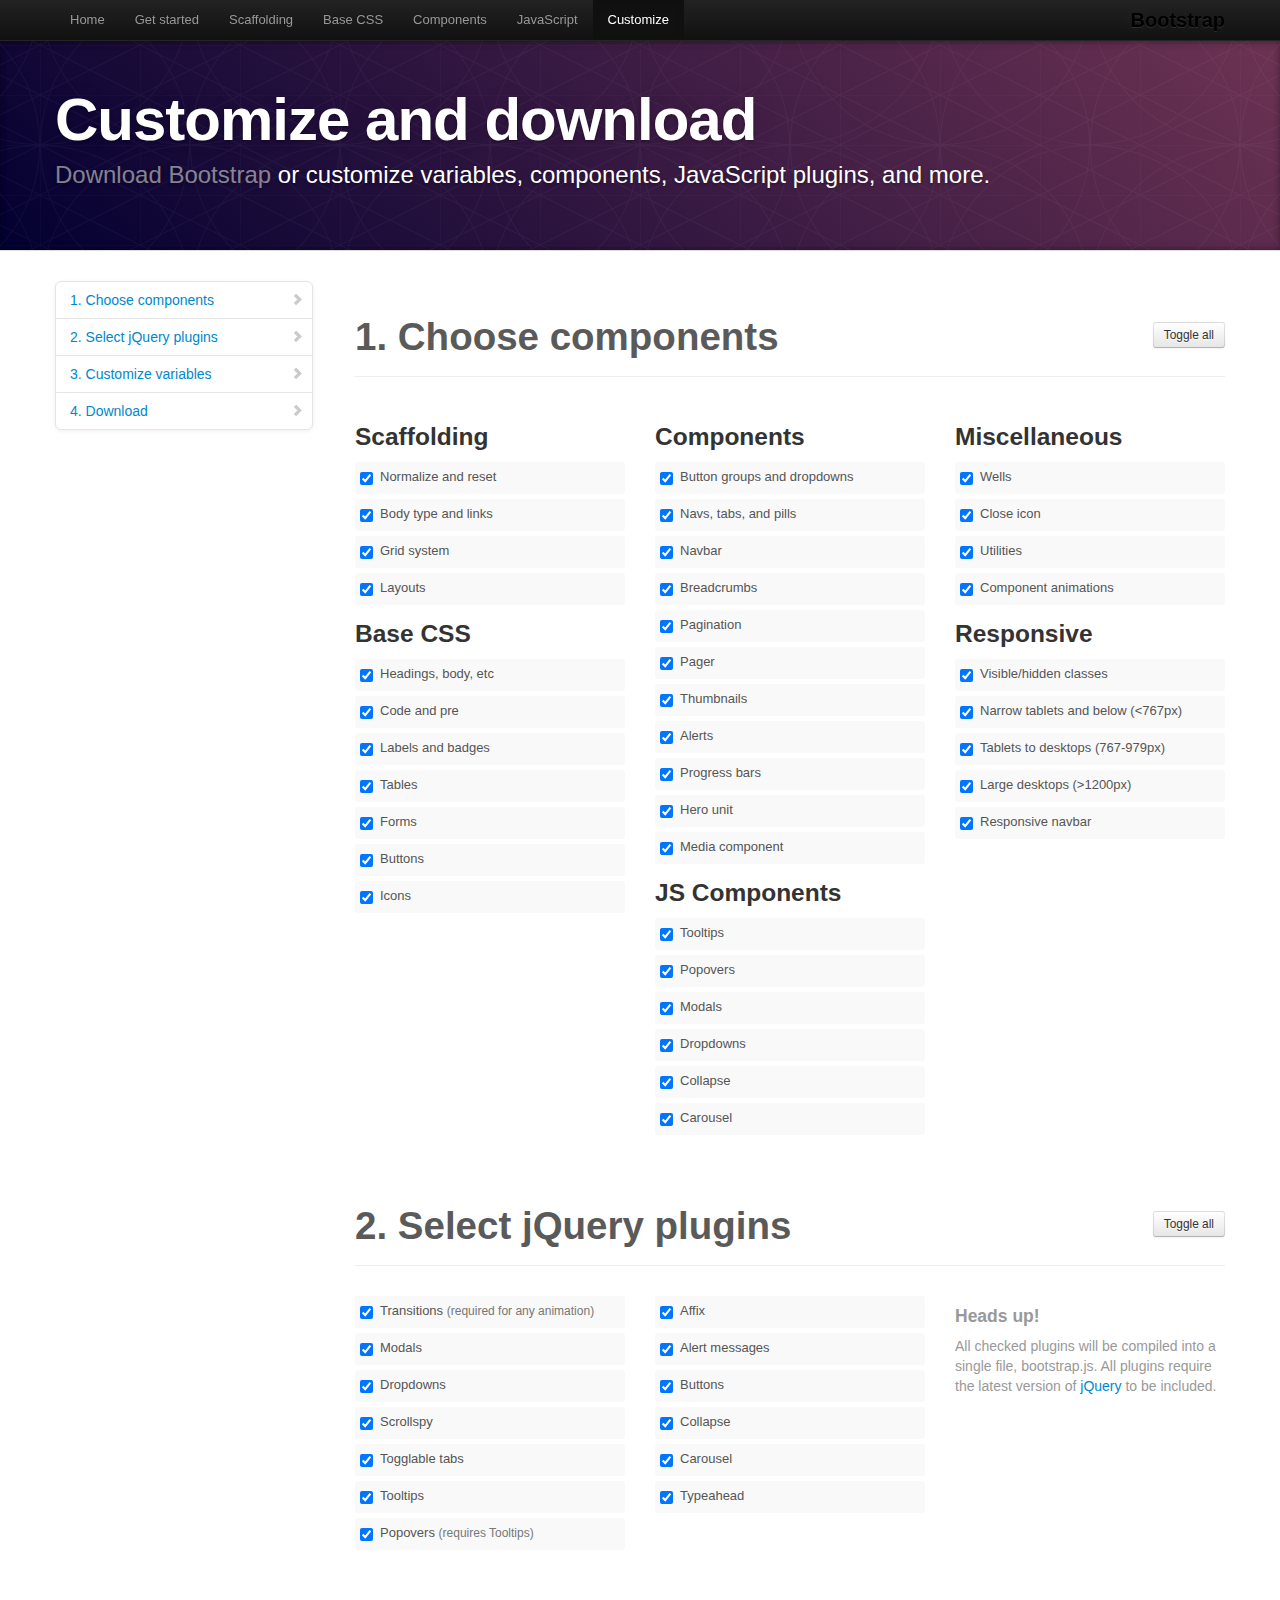
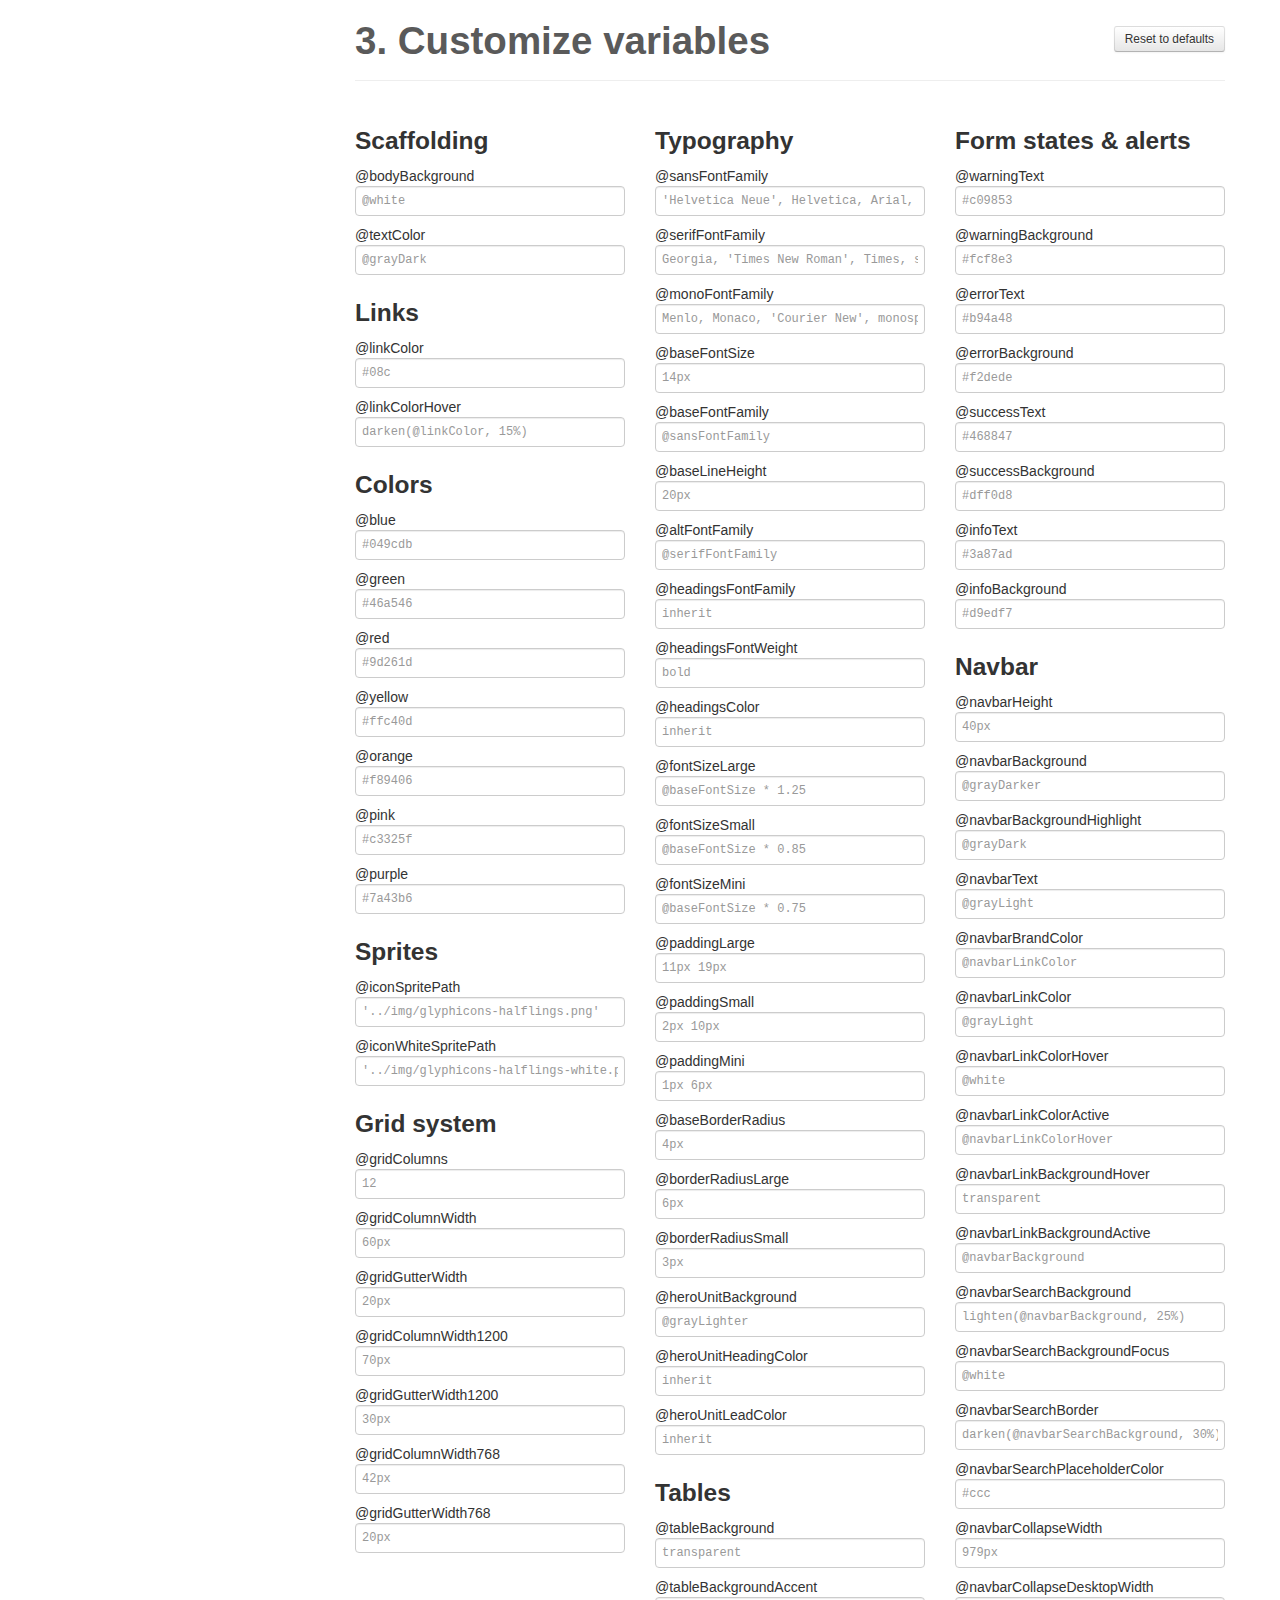
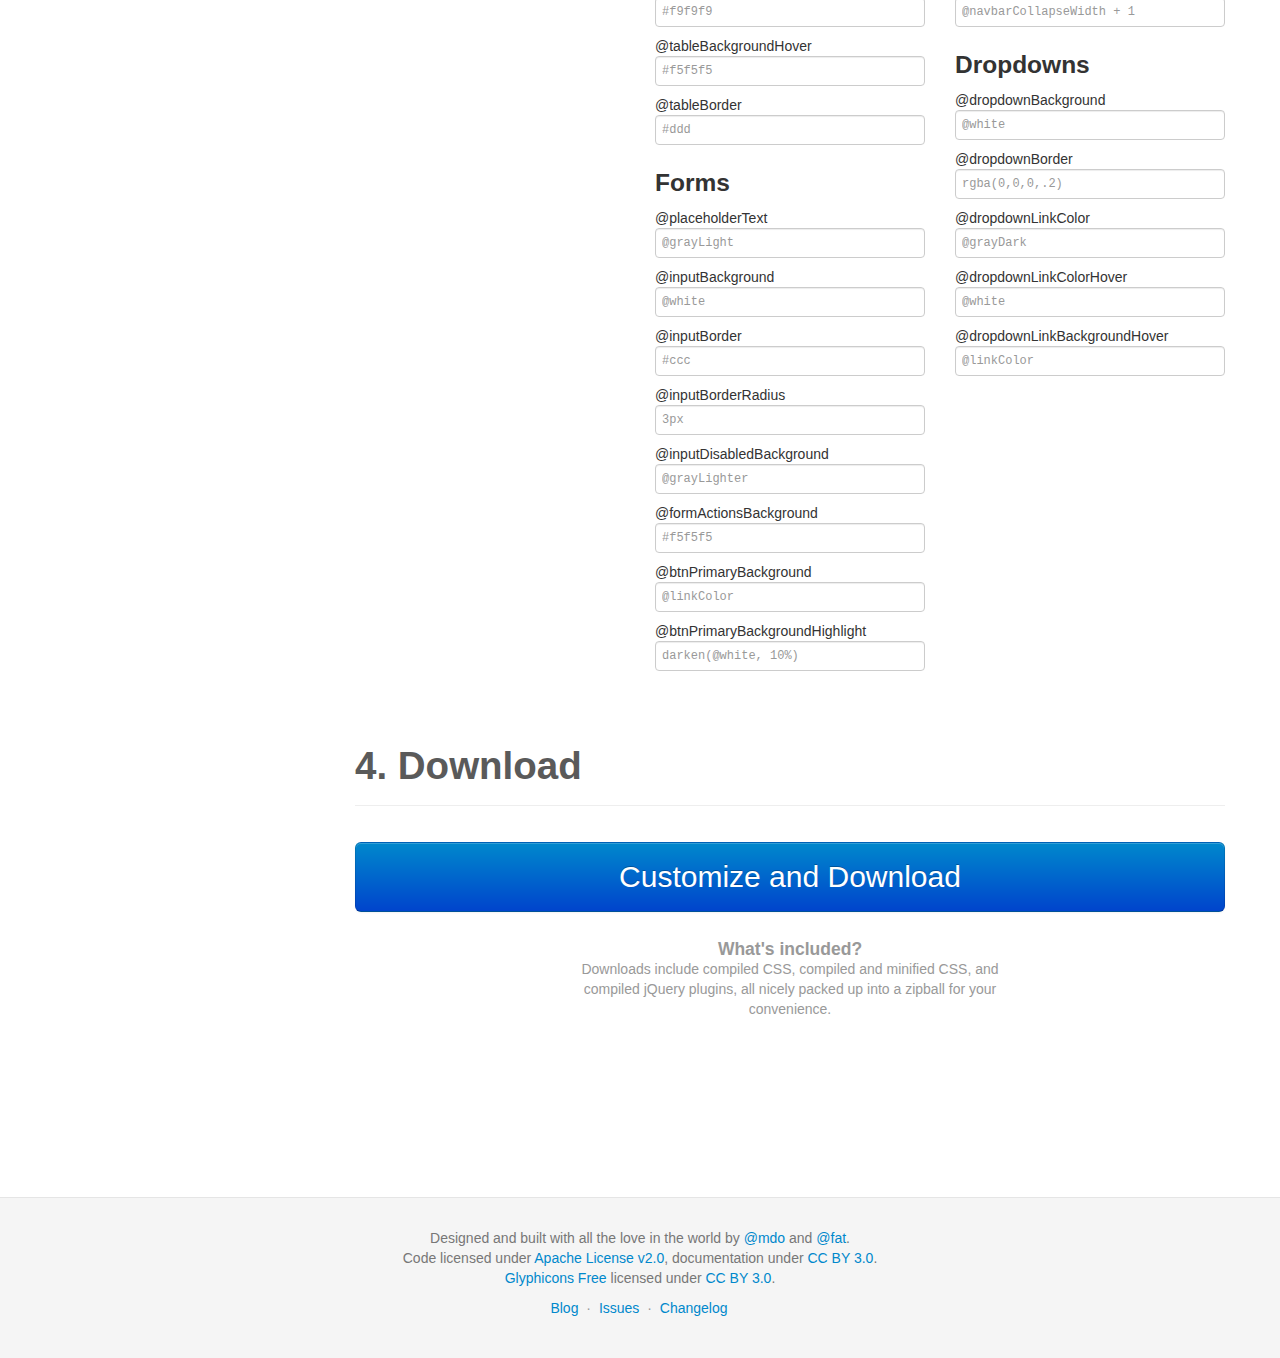
<file: docs/customize.html>
<!DOCTYPE html>
<html lang="en">
  <head>
    <meta charset="utf-8">
    <title>Customize · Bootstrap</title>
    <meta name="viewport" content="width=device-width, initial-scale=1.0">
    <meta name="description" content="">
    <meta name="author" content="">

    <!-- Le styles -->
    <link href="assets/css/bootstrap.css" rel="stylesheet">
    <link href="assets/css/bootstrap-responsive.css" rel="stylesheet">
    <link href="assets/css/docs.css" rel="stylesheet">
    <link href="assets/js/google-code-prettify/prettify.css" rel="stylesheet">

    <!-- Le HTML5 shim, for IE6-8 support of HTML5 elements -->
    <!--[if lt IE 9]>
      <script src="assets/js/html5shiv.js"></script>
    <![endif]-->

    <!-- Le fav and touch icons -->
    <link rel="apple-touch-icon-precomposed" sizes="144x144" href="assets/ico/apple-touch-icon-144-precomposed.png">
    <link rel="apple-touch-icon-precomposed" sizes="114x114" href="assets/ico/apple-touch-icon-114-precomposed.png">
      <link rel="apple-touch-icon-precomposed" sizes="72x72" href="assets/ico/apple-touch-icon-72-precomposed.png">
                    <link rel="apple-touch-icon-precomposed" href="assets/ico/apple-touch-icon-57-precomposed.png">
                                   <link rel="shortcut icon" href="assets/ico/favicon.png">

  </head>

  <body data-spy="scroll" data-target=".bs-docs-sidebar">

    <!-- Navbar
    ================================================== -->
    <div class="navbar navbar-inverse navbar-fixed-top">
      <div class="navbar-inner">
        <div class="container">
          <button type="button" class="btn btn-navbar" data-toggle="collapse" data-target=".nav-collapse">
            <span class="icon-bar"></span>
            <span class="icon-bar"></span>
            <span class="icon-bar"></span>
          </button>
          <a class="brand" href="./index.html">Bootstrap</a>
          <div class="nav-collapse collapse">
            <ul class="nav">
              <li class="">
                <a href="./index.html">Home</a>
              </li>
              <li class="">
                <a href="./getting-started.html">Get started</a>
              </li>
              <li class="">
                <a href="./scaffolding.html">Scaffolding</a>
              </li>
              <li class="">
                <a href="./base-css.html">Base CSS</a>
              </li>
              <li class="">
                <a href="./components.html">Components</a>
              </li>
              <li class="">
                <a href="./javascript.html">JavaScript</a>
              </li>
              <li class="active">
                <a href="./customize.html">Customize</a>
              </li>
            </ul>
          </div>
        </div>
      </div>
    </div>

<!-- Masthead
================================================== -->
<header class="jumbotron subhead" id="overview">
  <div class="container">
    <h1>Customize and download</h1>
    <p class="lead"><a href="https://github.com/twitter/bootstrap/zipball/master">Download Bootstrap</a> or customize variables, components, JavaScript plugins, and more.</p>
  </div>
</header>


  <div class="container">

    <!-- Docs nav
    ================================================== -->
    <div class="row">
      <div class="span3 bs-docs-sidebar">
        <ul class="nav nav-list bs-docs-sidenav">
          <li><a href="#components"><i class="icon-chevron-right"></i> 1. Choose components</a></li>
          <li><a href="#plugins"><i class="icon-chevron-right"></i> 2. Select jQuery plugins</a></li>
          <li><a href="#variables"><i class="icon-chevron-right"></i> 3. Customize variables</a></li>
          <li><a href="#download"><i class="icon-chevron-right"></i> 4. Download</a></li>
        </ul>
      </div>
      <div class="span9">


        <!-- Customize form
        ================================================== -->
        <form>
          <section class="download" id="components">
            <div class="page-header">
              <a class="btn btn-small pull-right toggle-all" href="#">Toggle all</a>
              <h1>
                1. Choose components
              </h1>
            </div>
            <div class="row download-builder">
              <div class="span3">
                <h3>Scaffolding</h3>
                <label class="checkbox"><input checked="checked" type="checkbox" value="reset.less"> Normalize and reset</label>
                <label class="checkbox"><input checked="checked" type="checkbox" value="scaffolding.less"> Body type and links</label>
                <label class="checkbox"><input checked="checked" type="checkbox" value="grid.less"> Grid system</label>
                <label class="checkbox"><input checked="checked" type="checkbox" value="layouts.less"> Layouts</label>
                <h3>Base CSS</h3>
                <label class="checkbox"><input checked="checked" type="checkbox" value="type.less"> Headings, body, etc</label>
                <label class="checkbox"><input checked="checked" type="checkbox" value="code.less"> Code and pre</label>
                <label class="checkbox"><input checked="checked" type="checkbox" value="labels-badges.less"> Labels and badges</label>
                <label class="checkbox"><input checked="checked" type="checkbox" value="tables.less"> Tables</label>
                <label class="checkbox"><input checked="checked" type="checkbox" value="forms.less"> Forms</label>
                <label class="checkbox"><input checked="checked" type="checkbox" value="buttons.less"> Buttons</label>
                <label class="checkbox"><input checked="checked" type="checkbox" value="sprites.less"> Icons</label>
              </div><!-- /span -->
              <div class="span3">
                <h3>Components</h3>
                <label class="checkbox"><input checked="checked" type="checkbox" value="button-groups.less"> Button groups and dropdowns</label>
                <label class="checkbox"><input checked="checked" type="checkbox" value="navs.less"> Navs, tabs, and pills</label>
                <label class="checkbox"><input checked="checked" type="checkbox" value="navbar.less"> Navbar</label>
                <label class="checkbox"><input checked="checked" type="checkbox" value="breadcrumbs.less"> Breadcrumbs</label>
                <label class="checkbox"><input checked="checked" type="checkbox" value="pagination.less"> Pagination</label>
                <label class="checkbox"><input checked="checked" type="checkbox" value="pager.less"> Pager</label>
                <label class="checkbox"><input checked="checked" type="checkbox" value="thumbnails.less"> Thumbnails</label>
                <label class="checkbox"><input checked="checked" type="checkbox" value="alerts.less"> Alerts</label>
                <label class="checkbox"><input checked="checked" type="checkbox" value="progress-bars.less"> Progress bars</label>
                <label class="checkbox"><input checked="checked" type="checkbox" value="hero-unit.less"> Hero unit</label>
                <label class="checkbox"><input checked="checked" type="checkbox" value="media.less"> Media component</label>
                <h3>JS Components</h3>
                <label class="checkbox"><input checked="checked" type="checkbox" value="tooltip.less"> Tooltips</label>
                <label class="checkbox"><input checked="checked" type="checkbox" value="popovers.less"> Popovers</label>
                <label class="checkbox"><input checked="checked" type="checkbox" value="modals.less"> Modals</label>
                <label class="checkbox"><input checked="checked" type="checkbox" value="dropdowns.less"> Dropdowns</label>
                <label class="checkbox"><input checked="checked" type="checkbox" value="accordion.less"> Collapse</label>
                <label class="checkbox"><input checked="checked" type="checkbox" value="carousel.less"> Carousel</label>
              </div><!-- /span -->
              <div class="span3">
                <h3>Miscellaneous</h3>
                <label class="checkbox"><input checked="checked" type="checkbox" value="wells.less"> Wells</label>
                <label class="checkbox"><input checked="checked" type="checkbox" value="close.less"> Close icon</label>
                <label class="checkbox"><input checked="checked" type="checkbox" value="utilities.less"> Utilities</label>
                <label class="checkbox"><input checked="checked" type="checkbox" value="component-animations.less"> Component animations</label>
                <h3>Responsive</h3>
                <label class="checkbox"><input checked="checked" type="checkbox" value="responsive-utilities.less"> Visible/hidden classes</label>
                <label class="checkbox"><input checked="checked" type="checkbox" value="responsive-767px-max.less"> Narrow tablets and below (<767px)</label>
                <label class="checkbox"><input checked="checked" type="checkbox" value="responsive-768px-979px.less"> Tablets to desktops (767-979px)</label>
                <label class="checkbox"><input checked="checked" type="checkbox" value="responsive-1200px-min.less"> Large desktops (>1200px)</label>
                <label class="checkbox"><input checked="checked" type="checkbox" value="responsive-navbar.less"> Responsive navbar</label>
              </div><!-- /span -->
            </div><!-- /row -->
          </section>

          <section class="download" id="plugins">
            <div class="page-header">
              <a class="btn btn-small pull-right toggle-all" href="#">Toggle all</a>
              <h1>
                2. Select jQuery plugins
              </h1>
            </div>
            <div class="row download-builder">
              <div class="span3">
                <label class="checkbox">
                  <input type="checkbox" checked="true" value="bootstrap-transition.js">
                  Transitions <small>(required for any animation)</small>
                </label>
                <label class="checkbox">
                  <input type="checkbox" checked="true" value="bootstrap-modal.js">
                  Modals
                </label>
                <label class="checkbox">
                  <input type="checkbox" checked="true" value="bootstrap-dropdown.js">
                  Dropdowns
                </label>
                <label class="checkbox">
                  <input type="checkbox" checked="true" value="bootstrap-scrollspy.js">
                  Scrollspy
                </label>
                <label class="checkbox">
                  <input type="checkbox" checked="true" value="bootstrap-tab.js">
                  Togglable tabs
                </label>
                <label class="checkbox">
                  <input type="checkbox" checked="true" value="bootstrap-tooltip.js">
                  Tooltips
                </label>
                <label class="checkbox">
                  <input type="checkbox" checked="true" value="bootstrap-popover.js">
                  Popovers <small>(requires Tooltips)</small>
                </label>
              </div><!-- /span -->
              <div class="span3">
                <label class="checkbox">
                  <input type="checkbox" checked="true" value="bootstrap-affix.js">
                  Affix
                </label>
                <label class="checkbox">
                  <input type="checkbox" checked="true" value="bootstrap-alert.js">
                  Alert messages
                </label>
                <label class="checkbox">
                  <input type="checkbox" checked="true" value="bootstrap-button.js">
                  Buttons
                </label>
                <label class="checkbox">
                  <input type="checkbox" checked="true" value="bootstrap-collapse.js">
                  Collapse
                </label>
                <label class="checkbox">
                  <input type="checkbox" checked="true" value="bootstrap-carousel.js">
                  Carousel
                </label>
                <label class="checkbox">
                  <input type="checkbox" checked="true" value="bootstrap-typeahead.js">
                  Typeahead
                </label>
              </div><!-- /span -->
              <div class="span3">
                <h4 class="muted">Heads up!</h4>
                <p class="muted">All checked plugins will be compiled into a single file, bootstrap.js. All plugins require the latest version of <a href="http://jquery.com/" target="_blank">jQuery</a> to be included.</p>
              </div><!-- /span -->
            </div><!-- /row -->
          </section>


          <section class="download" id="variables">
            <div class="page-header">
              <a class="btn btn-small pull-right toggle-all" href="#">Reset to defaults</a>
              <h1>
                3. Customize variables
              </h1>
            </div>
            <div class="row download-builder">
              <div class="span3">
                <h3>Scaffolding</h3>
                <label>@bodyBackground</label>
                <input type="text" class="span3" placeholder="@white">
                <label>@textColor</label>
                <input type="text" class="span3" placeholder="@grayDark">

                <h3>Links</h3>
                <label>@linkColor</label>
                <input type="text" class="span3" placeholder="#08c">
                <label>@linkColorHover</label>
                <input type="text" class="span3" placeholder="darken(@linkColor, 15%)">
                <h3>Colors</h3>
                <label>@blue</label>
                <input type="text" class="span3" placeholder="#049cdb">
                <label>@green</label>
                <input type="text" class="span3" placeholder="#46a546">
                <label>@red</label>
                <input type="text" class="span3" placeholder="#9d261d">
                <label>@yellow</label>
                <input type="text" class="span3" placeholder="#ffc40d">
                <label>@orange</label>
                <input type="text" class="span3" placeholder="#f89406">
                <label>@pink</label>
                <input type="text" class="span3" placeholder="#c3325f">
                <label>@purple</label>
                <input type="text" class="span3" placeholder="#7a43b6">

                <h3>Sprites</h3>
                <label>@iconSpritePath</label>
                <input type="text" class="span3" placeholder="'../img/glyphicons-halflings.png'">
                <label>@iconWhiteSpritePath</label>
                <input type="text" class="span3" placeholder="'../img/glyphicons-halflings-white.png'">

                <h3>Grid system</h3>
                <label>@gridColumns</label>
                <input type="text" class="span3" placeholder="12">
                <label>@gridColumnWidth</label>
                <input type="text" class="span3" placeholder="60px">
                <label>@gridGutterWidth</label>
                <input type="text" class="span3" placeholder="20px">
                <label>@gridColumnWidth1200</label>
                <input type="text" class="span3" placeholder="70px">
                <label>@gridGutterWidth1200</label>
                <input type="text" class="span3" placeholder="30px">
                <label>@gridColumnWidth768</label>
                <input type="text" class="span3" placeholder="42px">
                <label>@gridGutterWidth768</label>
                <input type="text" class="span3" placeholder="20px">

              </div><!-- /span -->
              <div class="span3">

                <h3>Typography</h3>
                <label>@sansFontFamily</label>
                <input type="text" class="span3" placeholder="'Helvetica Neue', Helvetica, Arial, sans-serif">
                <label>@serifFontFamily</label>
                <input type="text" class="span3" placeholder="Georgia, 'Times New Roman', Times, serif">
                <label>@monoFontFamily</label>
                <input type="text" class="span3" placeholder="Menlo, Monaco, 'Courier New', monospace">

                <label>@baseFontSize</label>
                <input type="text" class="span3" placeholder="14px">
                <label>@baseFontFamily</label>
                <input type="text" class="span3" placeholder="@sansFontFamily">
                <label>@baseLineHeight</label>
                <input type="text" class="span3" placeholder="20px">

                <label>@altFontFamily</label>
                <input type="text" class="span3" placeholder="@serifFontFamily">
                <label>@headingsFontFamily</label>
                <input type="text" class="span3" placeholder="inherit">
                <label>@headingsFontWeight</label>
                <input type="text" class="span3" placeholder="bold">
                <label>@headingsColor</label>
                <input type="text" class="span3" placeholder="inherit">

                <label>@fontSizeLarge</label>
                <input type="text" class="span3" placeholder="@baseFontSize * 1.25">
                <label>@fontSizeSmall</label>
                <input type="text" class="span3" placeholder="@baseFontSize * 0.85">
                <label>@fontSizeMini</label>
                <input type="text" class="span3" placeholder="@baseFontSize * 0.75">

                <label>@paddingLarge</label>
                <input type="text" class="span3" placeholder="11px 19px">
                <label>@paddingSmall</label>
                <input type="text" class="span3" placeholder="2px 10px">
                <label>@paddingMini</label>
                <input type="text" class="span3" placeholder="1px 6px">

                <label>@baseBorderRadius</label>
                <input type="text" class="span3" placeholder="4px">
                <label>@borderRadiusLarge</label>
                <input type="text" class="span3" placeholder="6px">
                <label>@borderRadiusSmall</label>
                <input type="text" class="span3" placeholder="3px">

                <label>@heroUnitBackground</label>
                <input type="text" class="span3" placeholder="@grayLighter">
                <label>@heroUnitHeadingColor</label>
                <input type="text" class="span3" placeholder="inherit">
                <label>@heroUnitLeadColor</label>
                <input type="text" class="span3" placeholder="inherit">

                <h3>Tables</h3>
                <label>@tableBackground</label>
                <input type="text" class="span3" placeholder="transparent">
                <label>@tableBackgroundAccent</label>
                <input type="text" class="span3" placeholder="#f9f9f9">
                <label>@tableBackgroundHover</label>
                <input type="text" class="span3" placeholder="#f5f5f5">
                <label>@tableBorder</label>
                <input type="text" class="span3" placeholder="#ddd">

                <h3>Forms</h3>
                <label>@placeholderText</label>
                <input type="text" class="span3" placeholder="@grayLight">
                <label>@inputBackground</label>
                <input type="text" class="span3" placeholder="@white">
                <label>@inputBorder</label>
                <input type="text" class="span3" placeholder="#ccc">
                <label>@inputBorderRadius</label>
                <input type="text" class="span3" placeholder="3px">
                <label>@inputDisabledBackground</label>
                <input type="text" class="span3" placeholder="@grayLighter">
                <label>@formActionsBackground</label>
                <input type="text" class="span3" placeholder="#f5f5f5">
                <label>@btnPrimaryBackground</label>
                <input type="text" class="span3" placeholder="@linkColor">
                <label>@btnPrimaryBackgroundHighlight</label>
                <input type="text" class="span3" placeholder="darken(@white, 10%)">

              </div><!-- /span -->
              <div class="span3">

                <h3>Form states &amp; alerts</h3>
                <label>@warningText</label>
                <input type="text" class="span3" placeholder="#c09853">
                <label>@warningBackground</label>
                <input type="text" class="span3" placeholder="#fcf8e3">
                <label>@errorText</label>
                <input type="text" class="span3" placeholder="#b94a48">
                <label>@errorBackground</label>
                <input type="text" class="span3" placeholder="#f2dede">
                <label>@successText</label>
                <input type="text" class="span3" placeholder="#468847">
                <label>@successBackground</label>
                <input type="text" class="span3" placeholder="#dff0d8">
                <label>@infoText</label>
                <input type="text" class="span3" placeholder="#3a87ad">
                <label>@infoBackground</label>
                <input type="text" class="span3" placeholder="#d9edf7">

                <h3>Navbar</h3>
                <label>@navbarHeight</label>
                <input type="text" class="span3" placeholder="40px">
                <label>@navbarBackground</label>
                <input type="text" class="span3" placeholder="@grayDarker">
                <label>@navbarBackgroundHighlight</label>
                <input type="text" class="span3" placeholder="@grayDark">
                <label>@navbarText</label>
                <input type="text" class="span3" placeholder="@grayLight">
                <label>@navbarBrandColor</label>
                <input type="text" class="span3" placeholder="@navbarLinkColor">
                <label>@navbarLinkColor</label>
                <input type="text" class="span3" placeholder="@grayLight">
                <label>@navbarLinkColorHover</label>
                <input type="text" class="span3" placeholder="@white">
                <label>@navbarLinkColorActive</label>
                <input type="text" class="span3" placeholder="@navbarLinkColorHover">
                <label>@navbarLinkBackgroundHover</label>
                <input type="text" class="span3" placeholder="transparent">
                <label>@navbarLinkBackgroundActive</label>
                <input type="text" class="span3" placeholder="@navbarBackground">
                <label>@navbarSearchBackground</label>
                <input type="text" class="span3" placeholder="lighten(@navbarBackground, 25%)">
                <label>@navbarSearchBackgroundFocus</label>
                <input type="text" class="span3" placeholder="@white">
                <label>@navbarSearchBorder</label>
                <input type="text" class="span3" placeholder="darken(@navbarSearchBackground, 30%)">
                <label>@navbarSearchPlaceholderColor</label>
                <input type="text" class="span3" placeholder="#ccc">

                <label>@navbarCollapseWidth</label>
                <input type="text" class="span3" placeholder="979px">
                <label>@navbarCollapseDesktopWidth</label>
                <input type="text" class="span3" placeholder="@navbarCollapseWidth + 1">

                <h3>Dropdowns</h3>
                <label>@dropdownBackground</label>
                <input type="text" class="span3" placeholder="@white">
                <label>@dropdownBorder</label>
                <input type="text" class="span3" placeholder="rgba(0,0,0,.2)">
                <label>@dropdownLinkColor</label>
                <input type="text" class="span3" placeholder="@grayDark">
                <label>@dropdownLinkColorHover</label>
                <input type="text" class="span3" placeholder="@white">
                <label>@dropdownLinkBackgroundHover</label>
                <input type="text" class="span3" placeholder="@linkColor">
              </div><!-- /span -->
            </div><!-- /row -->
          </section>

          <section class="download" id="download">
            <div class="page-header">
              <h1>
                4. Download
              </h1>
            </div>
            <div class="download-btn">
              <a class="btn btn-primary" href="#" >Customize and Download</a>
              <h4>What's included?</h4>
              <p>Downloads include compiled CSS, compiled and minified CSS, and compiled jQuery plugins, all nicely packed up into a zipball for your convenience.</p>
            </div>
          </section><!-- /download -->
        </form>



      </div>
    </div>

  </div>



    <!-- Footer
    ================================================== -->
    <footer class="footer">
      <div class="container">
        <p>Designed and built with all the love in the world by <a href="http://twitter.com/mdo" target="_blank">@mdo</a> and <a href="http://twitter.com/fat" target="_blank">@fat</a>.</p>
        <p>Code licensed under <a href="http://www.apache.org/licenses/LICENSE-2.0" target="_blank">Apache License v2.0</a>, documentation under <a href="http://creativecommons.org/licenses/by/3.0/">CC BY 3.0</a>.</p>
        <p><a href="http://glyphicons.com">Glyphicons Free</a> licensed under <a href="http://creativecommons.org/licenses/by/3.0/">CC BY 3.0</a>.</p>
        <ul class="footer-links">
          <li><a href="http://blog.getbootstrap.com">Blog</a></li>
          <li class="muted">&middot;</li>
          <li><a href="https://github.com/twitter/bootstrap/issues?state=open">Issues</a></li>
          <li class="muted">&middot;</li>
          <li><a href="https://github.com/twitter/bootstrap/blob/master/CHANGELOG.md">Changelog</a></li>
        </ul>
      </div>
    </footer>



    <!-- Le javascript
    ================================================== -->
    <!-- Placed at the end of the document so the pages load faster -->
    <script type="text/javascript" src="http://platform.twitter.com/widgets.js"></script>
    <script src="assets/js/jquery.js"></script>
    <script src="assets/js/bootstrap-transition.js"></script>
    <script src="assets/js/bootstrap-alert.js"></script>
    <script src="assets/js/bootstrap-modal.js"></script>
    <script src="assets/js/bootstrap-dropdown.js"></script>
    <script src="assets/js/bootstrap-scrollspy.js"></script>
    <script src="assets/js/bootstrap-tab.js"></script>
    <script src="assets/js/bootstrap-tooltip.js"></script>
    <script src="assets/js/bootstrap-popover.js"></script>
    <script src="assets/js/bootstrap-button.js"></script>
    <script src="assets/js/bootstrap-collapse.js"></script>
    <script src="assets/js/bootstrap-carousel.js"></script>
    <script src="assets/js/bootstrap-typeahead.js"></script>
    <script src="assets/js/bootstrap-affix.js"></script>

    <script src="assets/js/holder/holder.js"></script>
    <script src="assets/js/google-code-prettify/prettify.js"></script>

    <script src="assets/js/application.js"></script>



  </body>
</html>
</file>
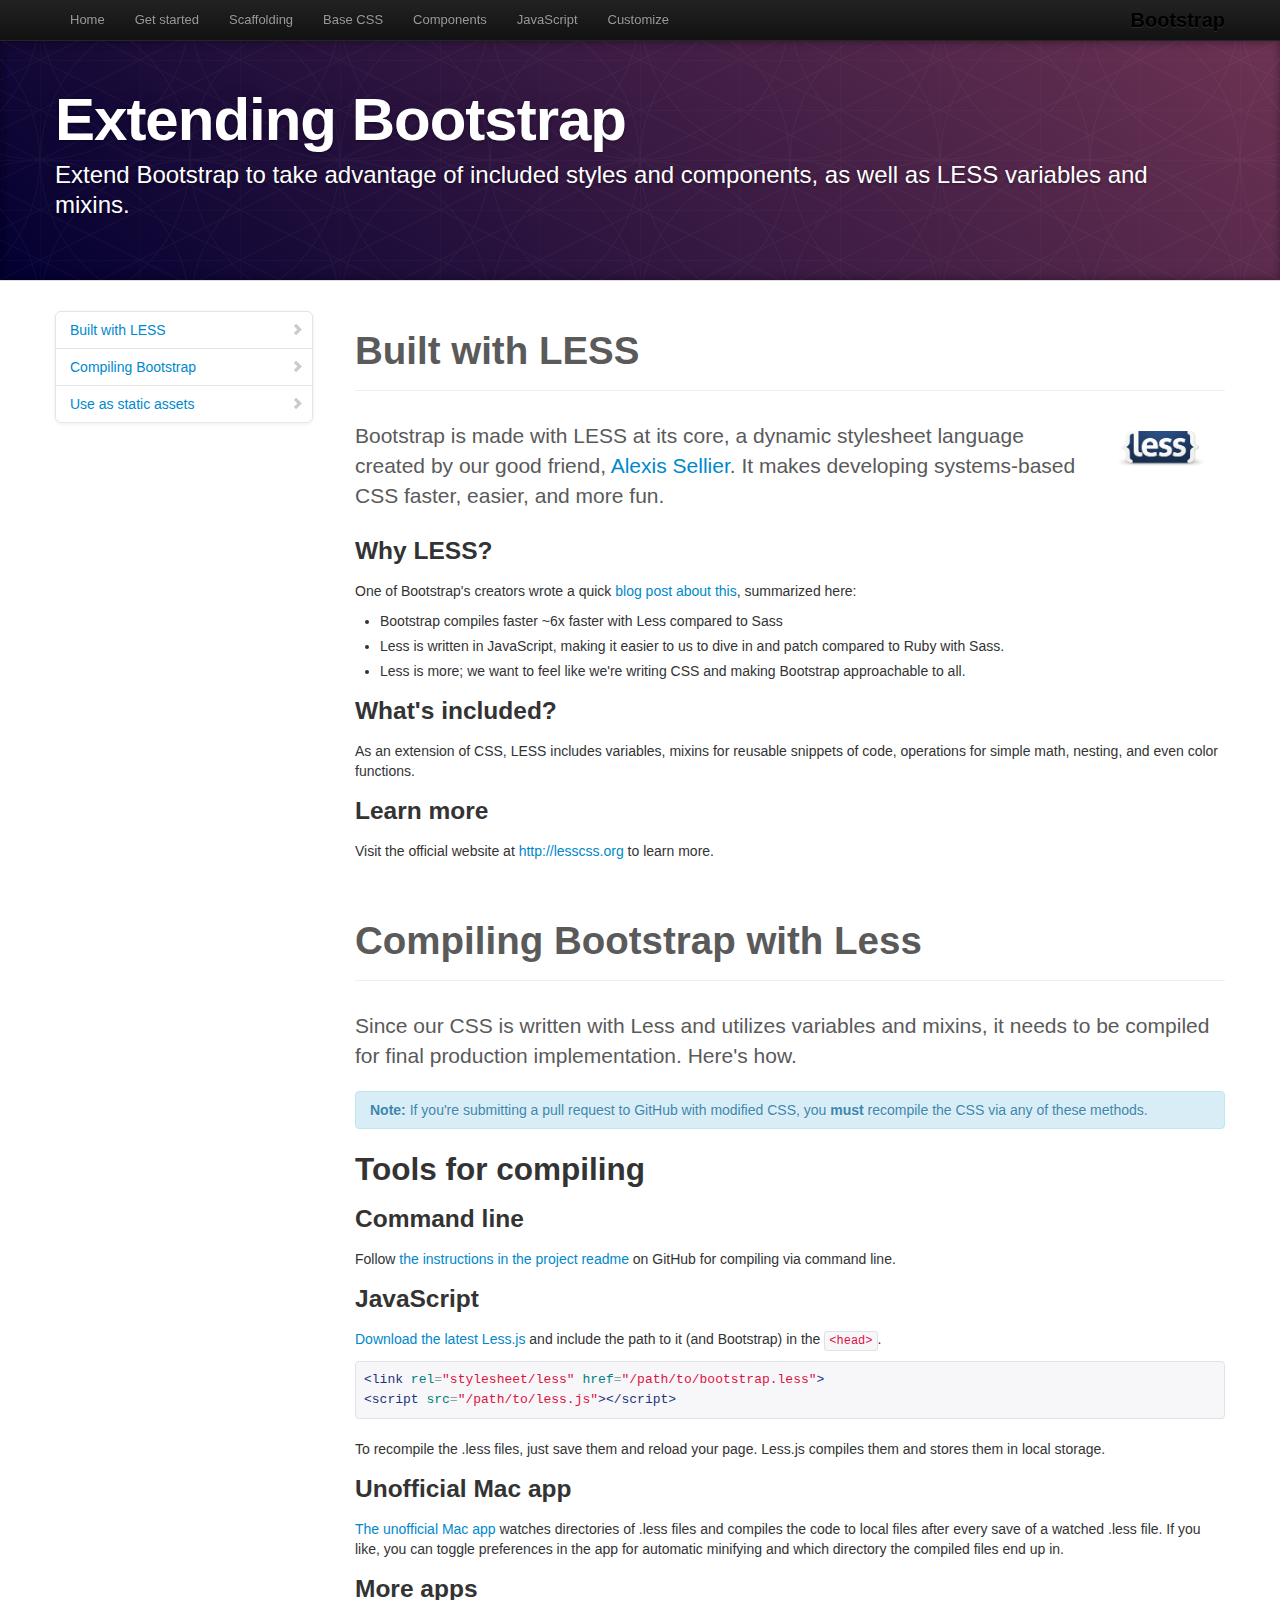
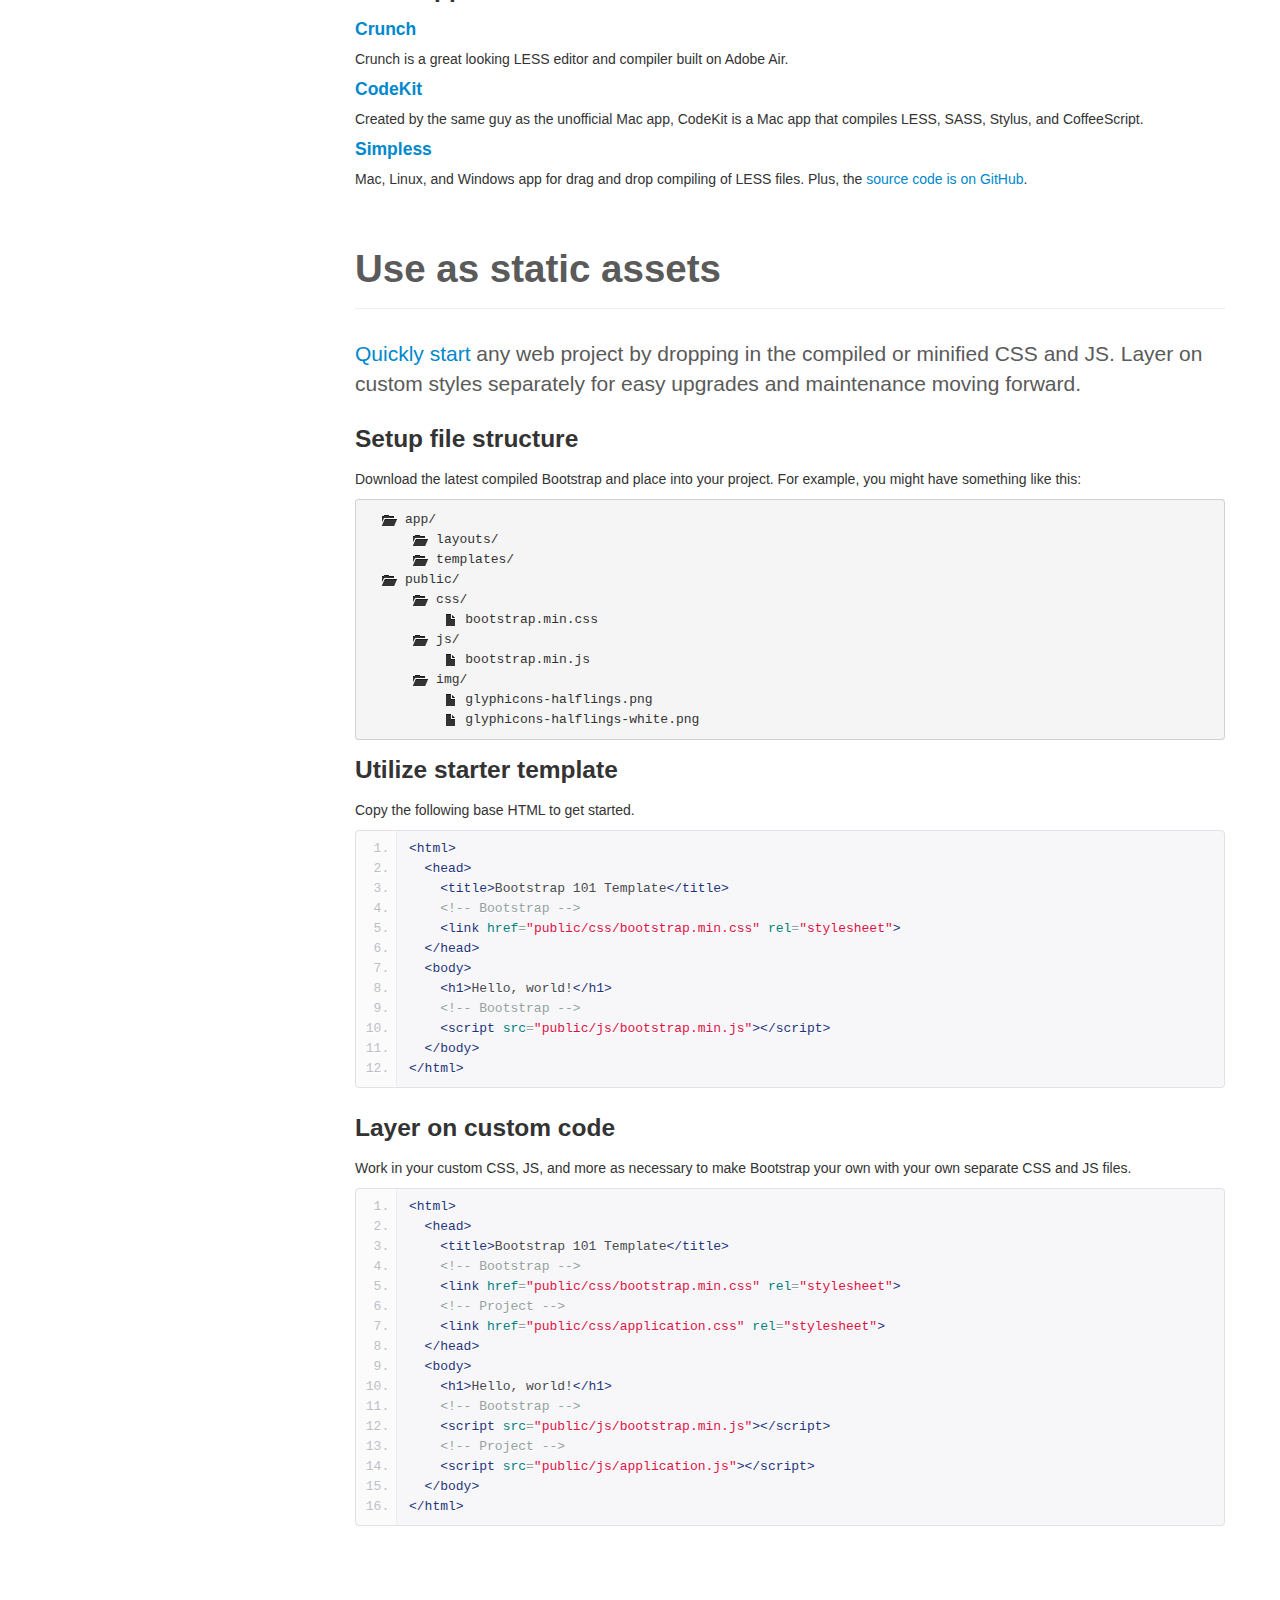
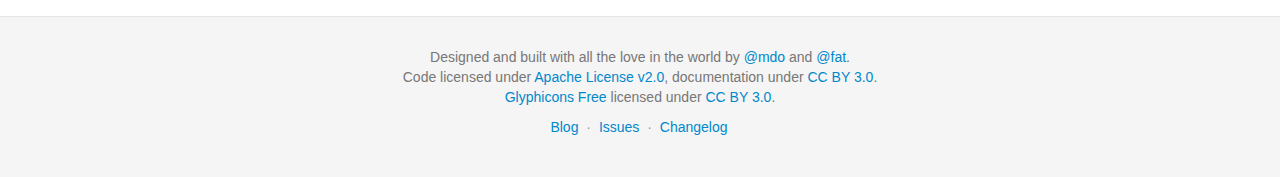
<file: docs/extend.html>
<!DOCTYPE html>
<html lang="en">
  <head>
    <meta charset="utf-8">
    <title>Extend · Bootstrap</title>
    <meta name="viewport" content="width=device-width, initial-scale=1.0">
    <meta name="description" content="">
    <meta name="author" content="">

    <!-- Le styles -->
    <link href="assets/css/bootstrap.css" rel="stylesheet">
    <link href="assets/css/bootstrap-responsive.css" rel="stylesheet">
    <link href="assets/css/docs.css" rel="stylesheet">
    <link href="assets/js/google-code-prettify/prettify.css" rel="stylesheet">

    <!-- Le HTML5 shim, for IE6-8 support of HTML5 elements -->
    <!--[if lt IE 9]>
      <script src="assets/js/html5shiv.js"></script>
    <![endif]-->

    <!-- Le fav and touch icons -->
    <link rel="apple-touch-icon-precomposed" sizes="144x144" href="assets/ico/apple-touch-icon-144-precomposed.png">
    <link rel="apple-touch-icon-precomposed" sizes="114x114" href="assets/ico/apple-touch-icon-114-precomposed.png">
      <link rel="apple-touch-icon-precomposed" sizes="72x72" href="assets/ico/apple-touch-icon-72-precomposed.png">
                    <link rel="apple-touch-icon-precomposed" href="assets/ico/apple-touch-icon-57-precomposed.png">
                                   <link rel="shortcut icon" href="assets/ico/favicon.png">

  </head>

  <body data-spy="scroll" data-target=".bs-docs-sidebar">

    <!-- Navbar
    ================================================== -->
    <div class="navbar navbar-inverse navbar-fixed-top">
      <div class="navbar-inner">
        <div class="container">
          <button type="button" class="btn btn-navbar" data-toggle="collapse" data-target=".nav-collapse">
            <span class="icon-bar"></span>
            <span class="icon-bar"></span>
            <span class="icon-bar"></span>
          </button>
          <a class="brand" href="./index.html">Bootstrap</a>
          <div class="nav-collapse collapse">
            <ul class="nav">
              <li class="">
                <a href="./index.html">Home</a>
              </li>
              <li class="">
                <a href="./getting-started.html">Get started</a>
              </li>
              <li class="">
                <a href="./scaffolding.html">Scaffolding</a>
              </li>
              <li class="">
                <a href="./base-css.html">Base CSS</a>
              </li>
              <li class="">
                <a href="./components.html">Components</a>
              </li>
              <li class="">
                <a href="./javascript.html">JavaScript</a>
              </li>
              <li class="">
                <a href="./customize.html">Customize</a>
              </li>
            </ul>
          </div>
        </div>
      </div>
    </div>

<!-- Subhead
================================================== -->
<header class="jumbotron subhead" id="overview">
  <div class="container">
    <h1>Extending Bootstrap</h1>
    <p class="lead">Extend Bootstrap to take advantage of included styles and components, as well as LESS variables and mixins.</p>
  <div>
</header>

  <div class="container">

    <!-- Docs nav
    ================================================== -->
    <div class="row">
      <div class="span3 bs-docs-sidebar">
        <ul class="nav nav-list bs-docs-sidenav">
          <li><a href="#built-with-less"><i class="icon-chevron-right"></i> Built with LESS</a></li>
          <li><a href="#compiling"><i class="icon-chevron-right"></i> Compiling Bootstrap</a></li>
          <li><a href="#static-assets"><i class="icon-chevron-right"></i> Use as static assets</a></li>
        </ul>
      </div>
      <div class="span9">



        <!-- BUILT WITH LESS
        ================================================== -->
        <section id="built-with-less">
          <div class="page-header">
            <h1>Built with LESS</h1>
          </div>

          <img style="float: right; height: 36px; margin: 10px 20px 20px" src="assets/img/less-logo-large.png" alt="LESS CSS">
          <p class="lead">Bootstrap is made with LESS at its core, a dynamic stylesheet language created by our good friend, <a href="http://cloudhead.io">Alexis Sellier</a>. It makes developing systems-based CSS faster, easier, and more fun.</p>

          <h3>Why LESS?</h3>
          <p>One of Bootstrap's creators wrote a quick <a href="http://www.wordsbyf.at/2012/03/08/why-less/">blog post about this</a>, summarized here:</p>
          <ul>
            <li>Bootstrap compiles faster ~6x faster with Less compared to Sass</li>
            <li>Less is written in JavaScript, making it easier to us to dive in and patch compared to Ruby with Sass.</li>
            <li>Less is more; we want to feel like we're writing CSS and making Bootstrap approachable to all.</li>
          </ul>

          <h3>What's included?</h3>
          <p>As an extension of CSS, LESS includes variables, mixins for reusable snippets of code, operations for simple math, nesting, and even color functions.</p>

          <h3>Learn more</h3>
          <p>Visit the official website at <a href="http://lesscss.org">http://lesscss.org</a> to learn more.</p>
        </section>



        <!-- COMPILING LESS AND BOOTSTRAP
        ================================================== -->
        <section id="compiling">
          <div class="page-header">
            <h1>Compiling Bootstrap with Less</h1>
          </div>

          <p class="lead">Since our CSS is written with Less and utilizes variables and mixins, it needs to be compiled for final production implementation. Here's how.</p>

          <div class="alert alert-info">
            <strong>Note:</strong> If you're submitting a pull request to GitHub with modified CSS, you <strong>must</strong> recompile the CSS via any of these methods.
          </div>

          <h2>Tools for compiling</h2>

          <h3>Command line</h3>
          <p>Follow <a href="https://github.com/twitter/bootstrap#developers">the instructions in the project readme</a> on GitHub for compiling via command line.</p>

          <h3>JavaScript</h3>
          <p><a href="http://lesscss.org/">Download the latest Less.js</a> and include the path to it (and Bootstrap) in the <code>&lt;head&gt;</code>.</p>
<pre class="prettyprint">
&lt;link rel="stylesheet/less" href="/path/to/bootstrap.less"&gt;
&lt;script src="/path/to/less.js"&gt;&lt;/script&gt;
</pre>
          <p>To recompile the .less files, just save them and reload your page. Less.js compiles them and stores them in local storage.</p>

          <h3>Unofficial Mac app</h3>
          <p><a href="http://incident57.com/less/">The unofficial Mac app</a> watches directories of .less files and compiles the code to local files after every save of a watched .less file. If you like, you can toggle preferences in the app for automatic minifying and which directory the compiled files end up in.</p>

          <h3>More apps</h3>
          <h4><a href="http://crunchapp.net/" target="_blank">Crunch</a></h4>
          <p>Crunch is a great looking LESS editor and compiler built on Adobe Air.</p>
          <h4><a href="http://incident57.com/codekit/" target="_blank">CodeKit</a></h4>
          <p>Created by the same guy as the unofficial Mac app, CodeKit is a Mac app that compiles LESS, SASS, Stylus, and CoffeeScript.</p>
          <h4><a href="http://wearekiss.com/simpless" target="_blank">Simpless</a></h4>
          <p>Mac, Linux, and Windows app for drag and drop compiling of LESS files. Plus, the <a href="https://github.com/Paratron/SimpLESS" target="_blank">source code is on GitHub</a>.</p>

        </section>



        <!-- Static assets
        ================================================== -->
        <section id="static-assets">
          <div class="page-header">
            <h1>Use as static assets</h1>
          </div>
          <p class="lead"><a href="./getting-started.html">Quickly start</a> any web project by dropping in the compiled or minified CSS and JS. Layer on custom styles separately for easy upgrades and maintenance moving forward.</p>

          <h3>Setup file structure</h3>
          <p>Download the latest compiled Bootstrap and place into your project. For example, you might have something like this:</p>
<pre>
  <span class="icon-folder-open"></span> app/
      <span class="icon-folder-open"></span> layouts/
      <span class="icon-folder-open"></span> templates/
  <span class="icon-folder-open"></span> public/
      <span class="icon-folder-open"></span> css/
          <span class="icon-file"></span> bootstrap.min.css
      <span class="icon-folder-open"></span> js/
          <span class="icon-file"></span> bootstrap.min.js
      <span class="icon-folder-open"></span> img/
          <span class="icon-file"></span> glyphicons-halflings.png
          <span class="icon-file"></span> glyphicons-halflings-white.png
</pre>

          <h3>Utilize starter template</h3>
          <p>Copy the following base HTML to get started.</p>
<pre class="prettyprint linenums">
&lt;html&gt;
  &lt;head&gt;
    &lt;title&gt;Bootstrap 101 Template&lt;/title&gt;
    &lt;!-- Bootstrap --&gt;
    &lt;link href="public/css/bootstrap.min.css" rel="stylesheet"&gt;
  &lt;/head&gt;
  &lt;body&gt;
    &lt;h1&gt;Hello, world!&lt;/h1&gt;
    &lt;!-- Bootstrap --&gt;
    &lt;script src="public/js/bootstrap.min.js"&gt;&lt;/script&gt;
  &lt;/body&gt;
&lt;/html&gt;
</pre>

          <h3>Layer on custom code</h3>
          <p>Work in your custom CSS, JS, and more as necessary to make Bootstrap your own with your own separate CSS and JS files.</p>
<pre class="prettyprint linenums">
&lt;html&gt;
  &lt;head&gt;
    &lt;title&gt;Bootstrap 101 Template&lt;/title&gt;
    &lt;!-- Bootstrap --&gt;
    &lt;link href="public/css/bootstrap.min.css" rel="stylesheet"&gt;
    &lt;!-- Project --&gt;
    &lt;link href="public/css/application.css" rel="stylesheet"&gt;
  &lt;/head&gt;
  &lt;body&gt;
    &lt;h1&gt;Hello, world!&lt;/h1&gt;
    &lt;!-- Bootstrap --&gt;
    &lt;script src="public/js/bootstrap.min.js"&gt;&lt;/script&gt;
    &lt;!-- Project --&gt;
    &lt;script src="public/js/application.js"&gt;&lt;/script&gt;
  &lt;/body&gt;
&lt;/html&gt;
</pre>

        </section>

      </div>
    </div>

  </div>



    <!-- Footer
    ================================================== -->
    <footer class="footer">
      <div class="container">
        <p>Designed and built with all the love in the world by <a href="http://twitter.com/mdo" target="_blank">@mdo</a> and <a href="http://twitter.com/fat" target="_blank">@fat</a>.</p>
        <p>Code licensed under <a href="http://www.apache.org/licenses/LICENSE-2.0" target="_blank">Apache License v2.0</a>, documentation under <a href="http://creativecommons.org/licenses/by/3.0/">CC BY 3.0</a>.</p>
        <p><a href="http://glyphicons.com">Glyphicons Free</a> licensed under <a href="http://creativecommons.org/licenses/by/3.0/">CC BY 3.0</a>.</p>
        <ul class="footer-links">
          <li><a href="http://blog.getbootstrap.com">Blog</a></li>
          <li class="muted">&middot;</li>
          <li><a href="https://github.com/twitter/bootstrap/issues?state=open">Issues</a></li>
          <li class="muted">&middot;</li>
          <li><a href="https://github.com/twitter/bootstrap/blob/master/CHANGELOG.md">Changelog</a></li>
        </ul>
      </div>
    </footer>



    <!-- Le javascript
    ================================================== -->
    <!-- Placed at the end of the document so the pages load faster -->
    <script type="text/javascript" src="http://platform.twitter.com/widgets.js"></script>
    <script src="assets/js/jquery.js"></script>
    <script src="assets/js/bootstrap-transition.js"></script>
    <script src="assets/js/bootstrap-alert.js"></script>
    <script src="assets/js/bootstrap-modal.js"></script>
    <script src="assets/js/bootstrap-dropdown.js"></script>
    <script src="assets/js/bootstrap-scrollspy.js"></script>
    <script src="assets/js/bootstrap-tab.js"></script>
    <script src="assets/js/bootstrap-tooltip.js"></script>
    <script src="assets/js/bootstrap-popover.js"></script>
    <script src="assets/js/bootstrap-button.js"></script>
    <script src="assets/js/bootstrap-collapse.js"></script>
    <script src="assets/js/bootstrap-carousel.js"></script>
    <script src="assets/js/bootstrap-typeahead.js"></script>
    <script src="assets/js/bootstrap-affix.js"></script>

    <script src="assets/js/holder/holder.js"></script>
    <script src="assets/js/google-code-prettify/prettify.js"></script>

    <script src="assets/js/application.js"></script>



  </body>
</html>
</file>
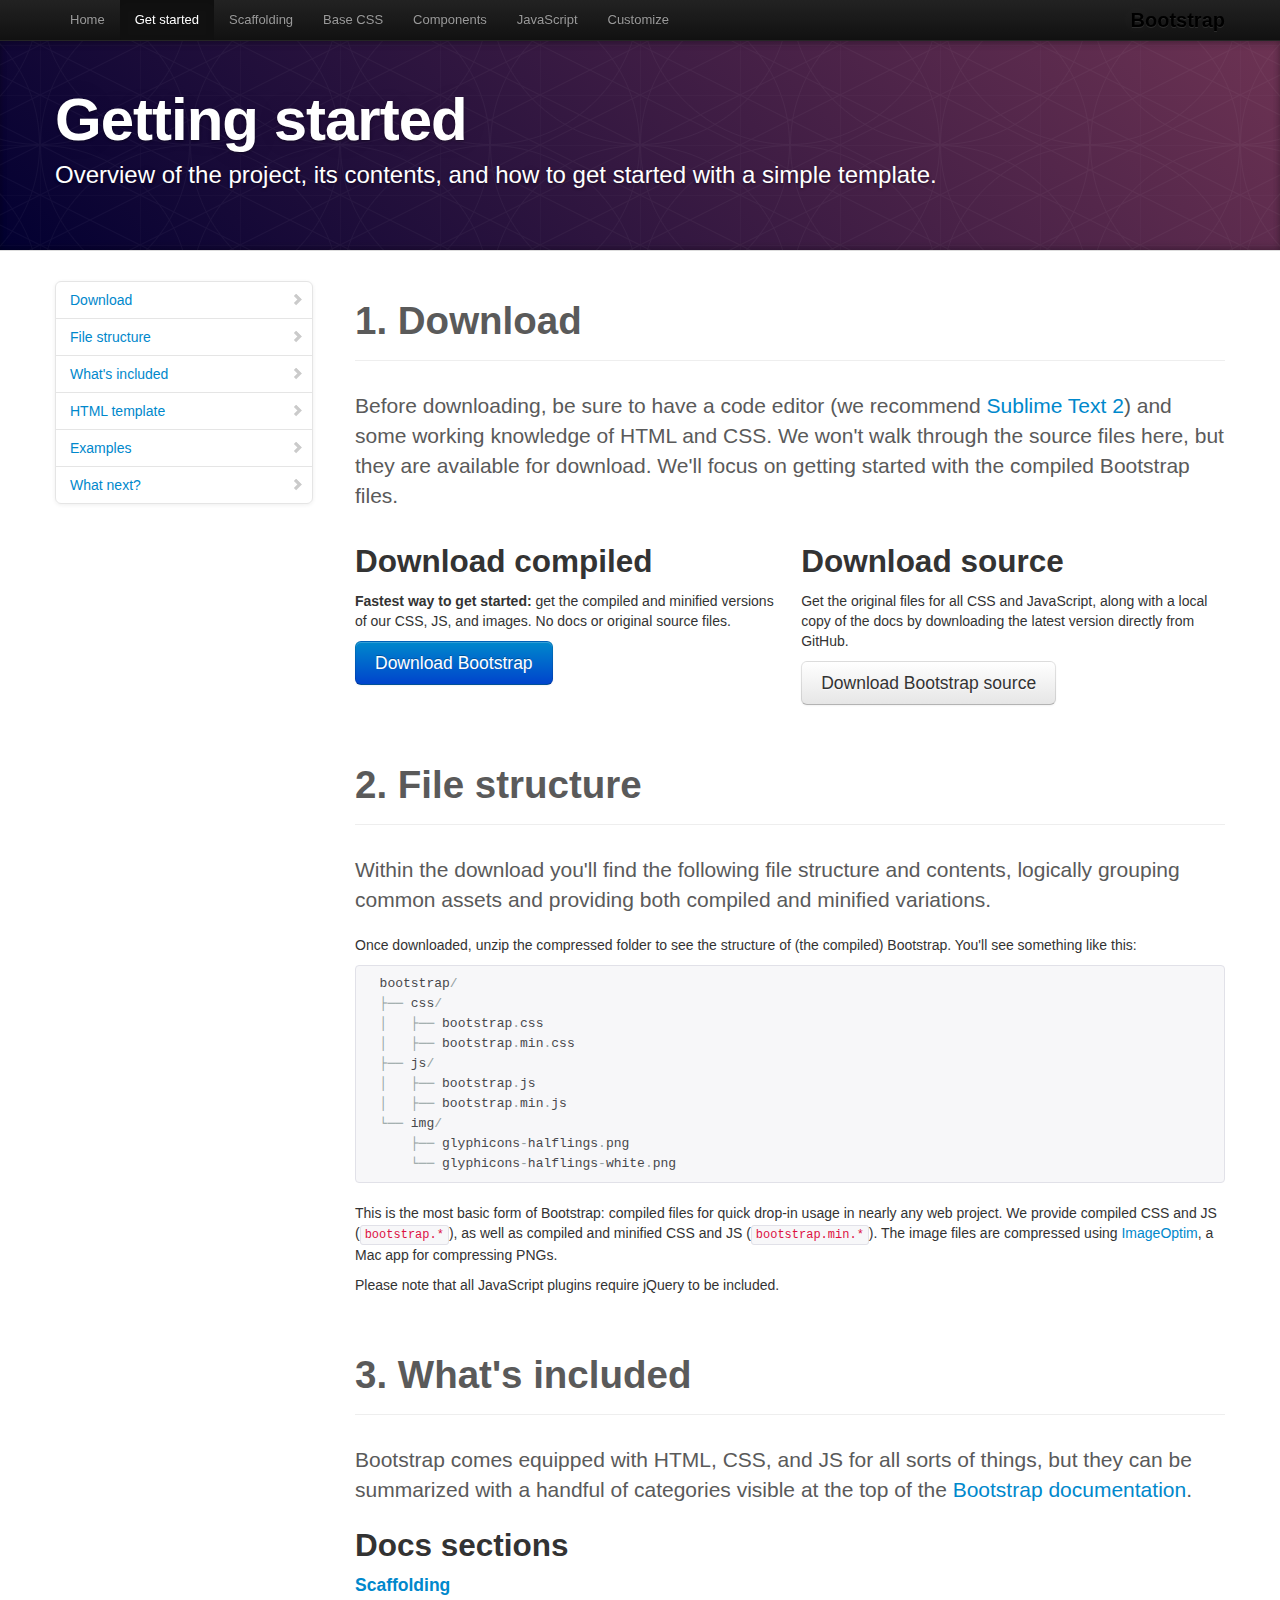
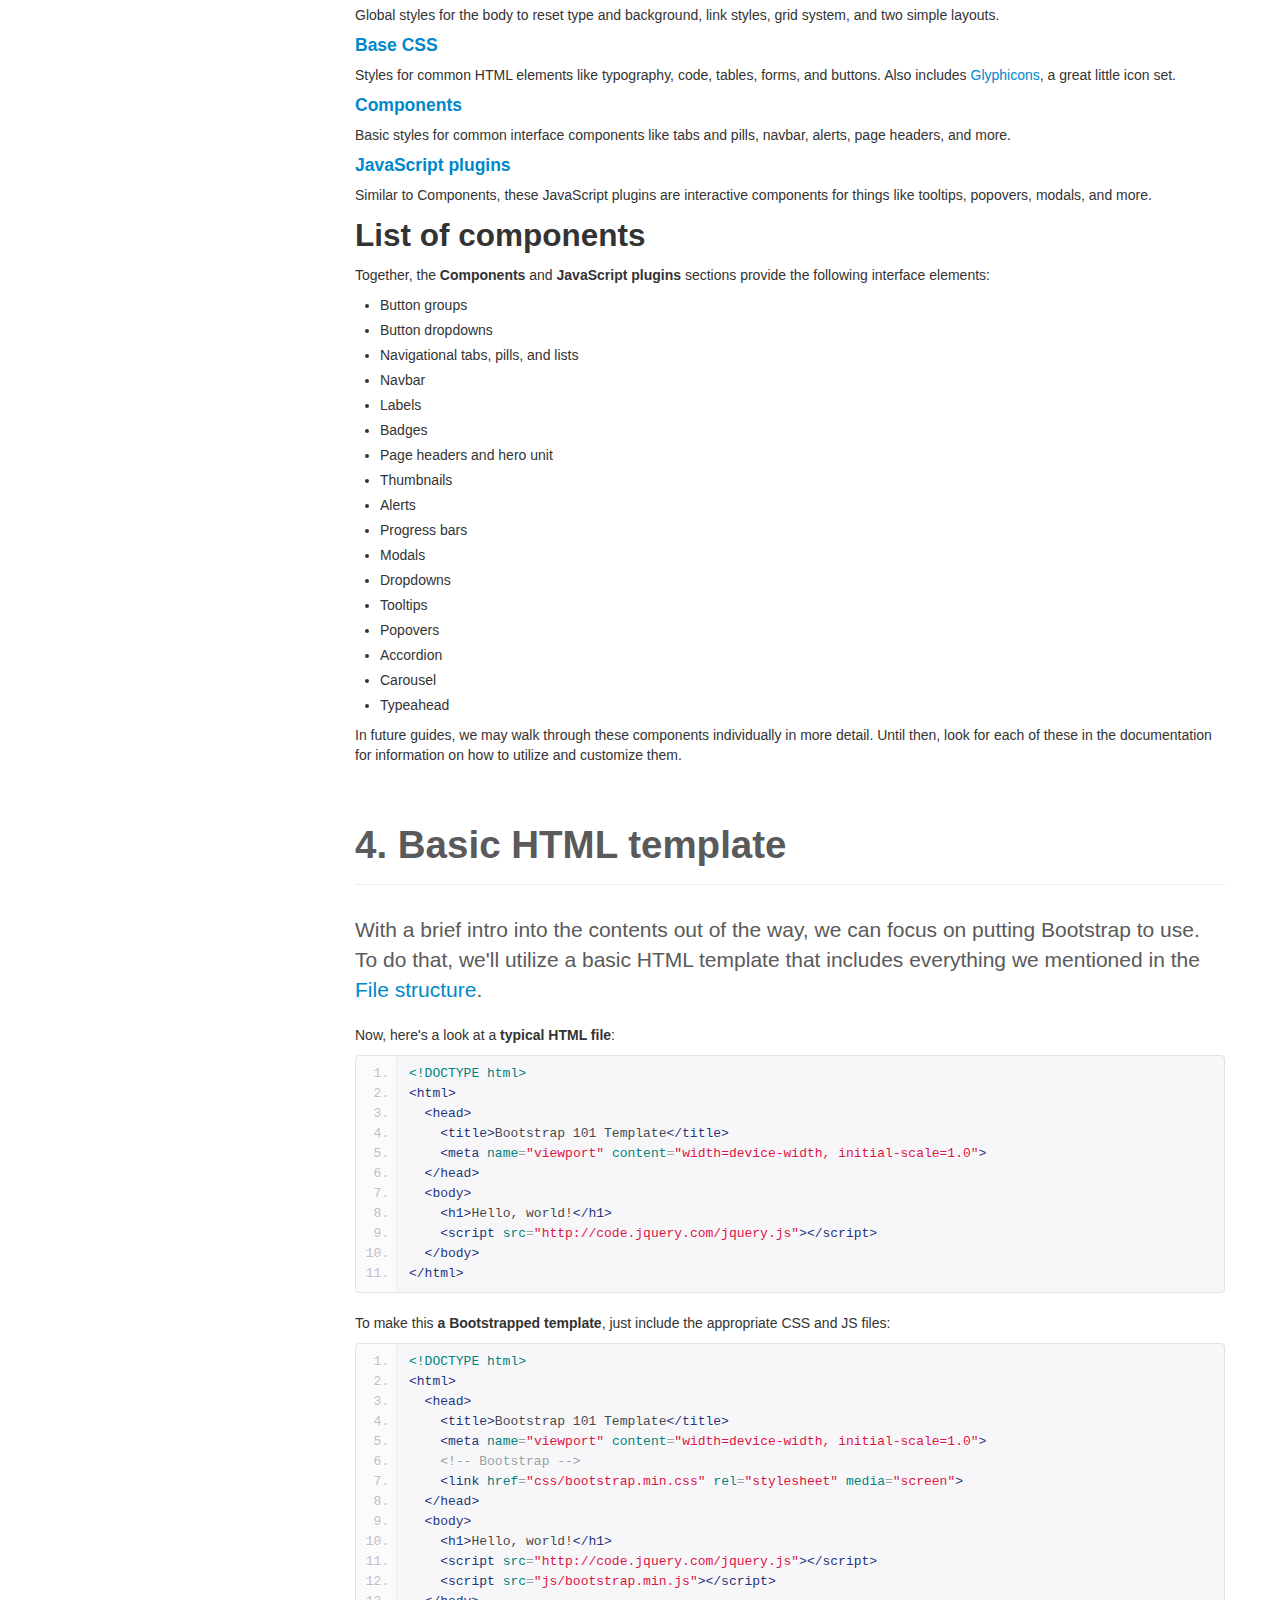
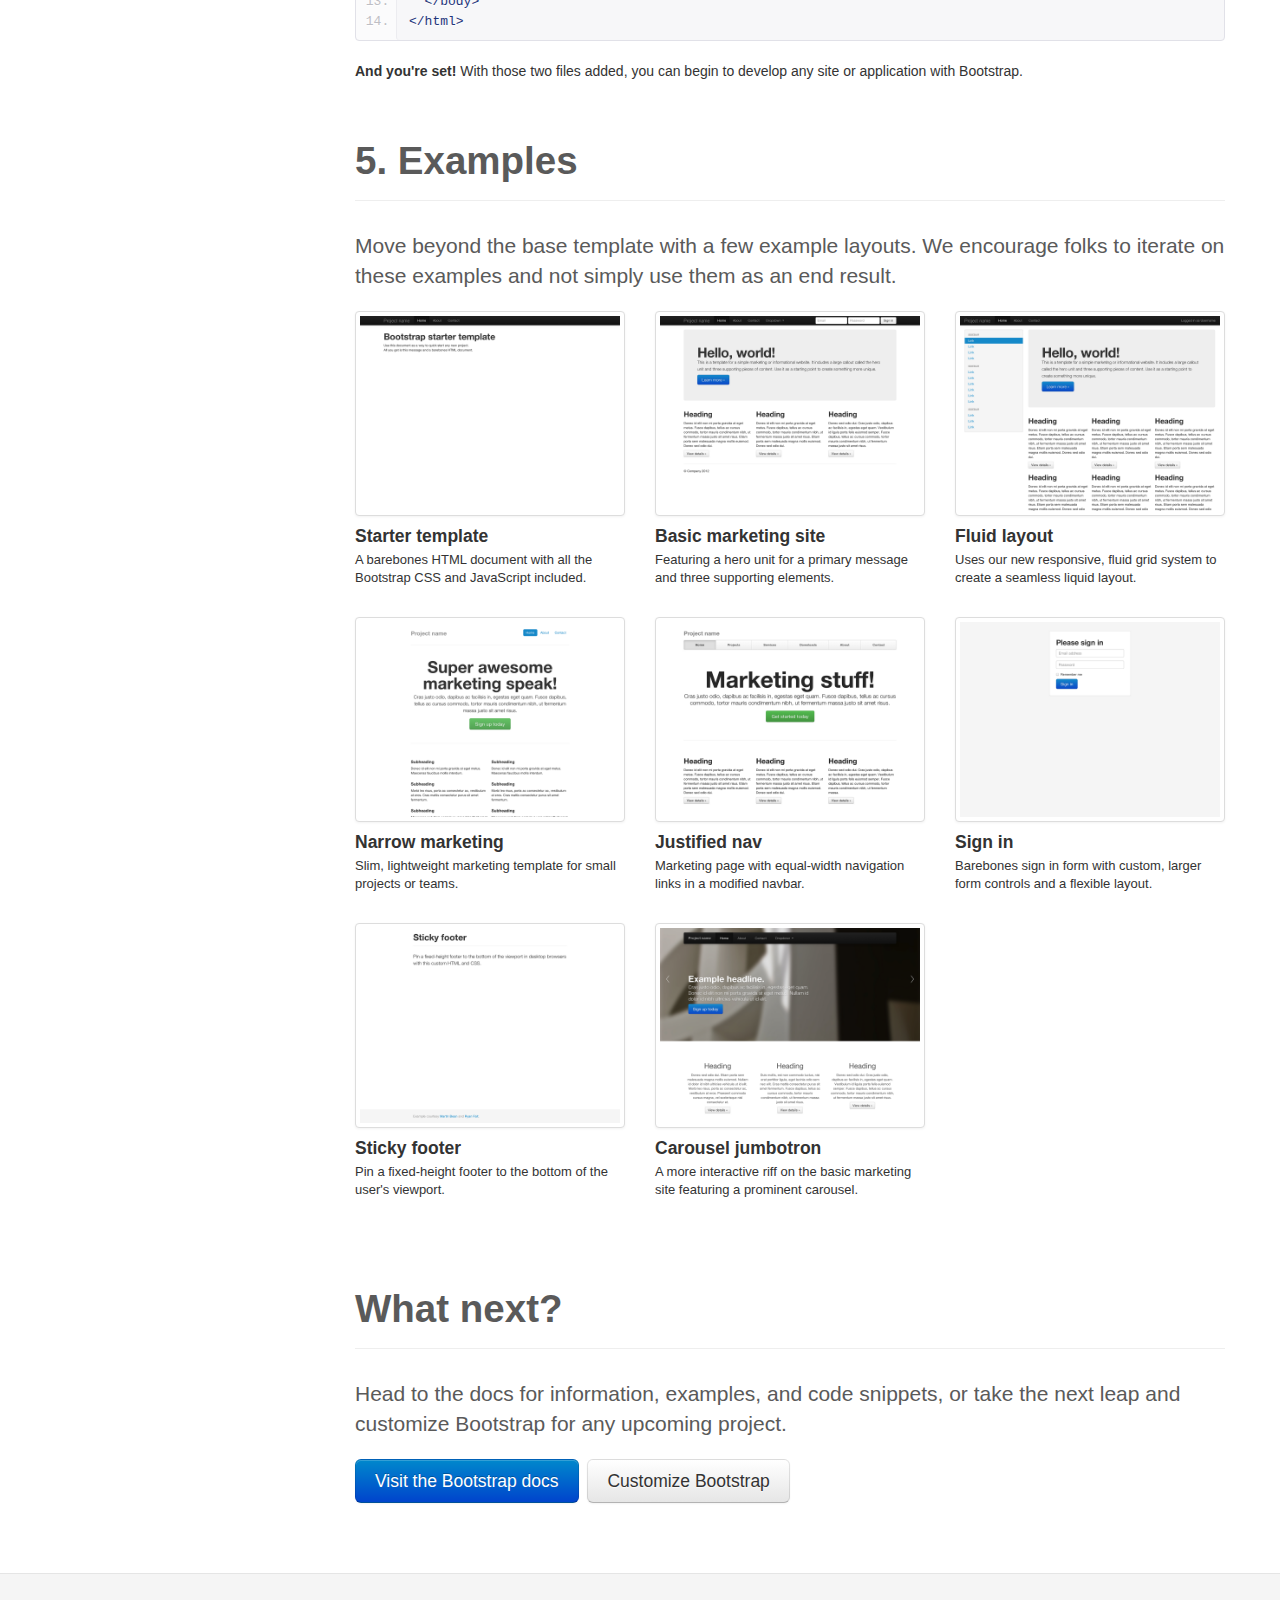
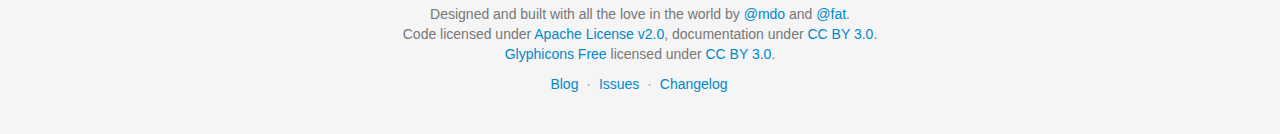
<file: docs/getting-started.html>
<!DOCTYPE html>
<html lang="en">
  <head>
    <meta charset="utf-8">
    <title>Getting · Bootstrap</title>
    <meta name="viewport" content="width=device-width, initial-scale=1.0">
    <meta name="description" content="">
    <meta name="author" content="">

    <!-- Le styles -->
    <link href="assets/css/bootstrap.css" rel="stylesheet">
    <link href="assets/css/bootstrap-responsive.css" rel="stylesheet">
    <link href="assets/css/docs.css" rel="stylesheet">
    <link href="assets/js/google-code-prettify/prettify.css" rel="stylesheet">

    <!-- Le HTML5 shim, for IE6-8 support of HTML5 elements -->
    <!--[if lt IE 9]>
      <script src="assets/js/html5shiv.js"></script>
    <![endif]-->

    <!-- Le fav and touch icons -->
    <link rel="apple-touch-icon-precomposed" sizes="144x144" href="assets/ico/apple-touch-icon-144-precomposed.png">
    <link rel="apple-touch-icon-precomposed" sizes="114x114" href="assets/ico/apple-touch-icon-114-precomposed.png">
      <link rel="apple-touch-icon-precomposed" sizes="72x72" href="assets/ico/apple-touch-icon-72-precomposed.png">
                    <link rel="apple-touch-icon-precomposed" href="assets/ico/apple-touch-icon-57-precomposed.png">
                                   <link rel="shortcut icon" href="assets/ico/favicon.png">

  </head>

  <body data-spy="scroll" data-target=".bs-docs-sidebar">

    <!-- Navbar
    ================================================== -->
    <div class="navbar navbar-inverse navbar-fixed-top">
      <div class="navbar-inner">
        <div class="container">
          <button type="button" class="btn btn-navbar" data-toggle="collapse" data-target=".nav-collapse">
            <span class="icon-bar"></span>
            <span class="icon-bar"></span>
            <span class="icon-bar"></span>
          </button>
          <a class="brand" href="./index.html">Bootstrap</a>
          <div class="nav-collapse collapse">
            <ul class="nav">
              <li class="">
                <a href="./index.html">Home</a>
              </li>
              <li class="active">
                <a href="./getting-started.html">Get started</a>
              </li>
              <li class="">
                <a href="./scaffolding.html">Scaffolding</a>
              </li>
              <li class="">
                <a href="./base-css.html">Base CSS</a>
              </li>
              <li class="">
                <a href="./components.html">Components</a>
              </li>
              <li class="">
                <a href="./javascript.html">JavaScript</a>
              </li>
              <li class="">
                <a href="./customize.html">Customize</a>
              </li>
            </ul>
          </div>
        </div>
      </div>
    </div>

<!-- Subhead
================================================== -->
<header class="jumbotron subhead" id="overview">
  <div class="container">
    <h1>Getting started</h1>
    <p class="lead">Overview of the project, its contents, and how to get started with a simple template.</p>
  </div>
</header>


  <div class="container">

    <!-- Docs nav
    ================================================== -->
    <div class="row">
      <div class="span3 bs-docs-sidebar">
        <ul class="nav nav-list bs-docs-sidenav">
          <li><a href="#download-bootstrap"><i class="icon-chevron-right"></i> Download</a></li>
          <li><a href="#file-structure"><i class="icon-chevron-right"></i> File structure</a></li>
          <li><a href="#contents"><i class="icon-chevron-right"></i> What's included</a></li>
          <li><a href="#html-template"><i class="icon-chevron-right"></i> HTML template</a></li>
          <li><a href="#examples"><i class="icon-chevron-right"></i> Examples</a></li>
          <li><a href="#what-next"><i class="icon-chevron-right"></i> What next?</a></li>
        </ul>
      </div>
      <div class="span9">



        <!-- Download
        ================================================== -->
        <section id="download-bootstrap">
          <div class="page-header">
            <h1>1. Download</h1>
          </div>
          <p class="lead">Before downloading, be sure to have a code editor (we recommend <a href="http://sublimetext.com/2">Sublime Text 2</a>) and some working knowledge of HTML and CSS. We won't walk through the source files here, but they are available for download. We'll focus on getting started with the compiled Bootstrap files.</p>

          <div class="row-fluid">
            <div class="span6">
              <h2>Download compiled</h2>
              <p><strong>Fastest way to get started:</strong> get the compiled and minified versions of our CSS, JS, and images. No docs or original source files.</p>
              <p><a class="btn btn-large btn-primary" href="assets/bootstrap.zip" >Download Bootstrap</a></p>
            </div>
            <div class="span6">
              <h2>Download source</h2>
              <p>Get the original files for all CSS and JavaScript, along with a local copy of the docs by downloading the latest version directly from GitHub.</p>
              <p><a class="btn btn-large" href="https://github.com/twitter/bootstrap/zipball/master" >Download Bootstrap source</a></p>
            </div>
          </div>
        </section>



        <!-- File structure
        ================================================== -->
        <section id="file-structure">
          <div class="page-header">
            <h1>2. File structure</h1>
          </div>
          <p class="lead">Within the download you'll find the following file structure and contents, logically grouping common assets and providing both compiled and minified variations.</p>
          <p>Once downloaded, unzip the compressed folder to see the structure of (the compiled) Bootstrap. You'll see something like this:</p>
<pre class="prettyprint">
  bootstrap/
  ├── css/
  │   ├── bootstrap.css
  │   ├── bootstrap.min.css
  ├── js/
  │   ├── bootstrap.js
  │   ├── bootstrap.min.js
  └── img/
      ├── glyphicons-halflings.png
      └── glyphicons-halflings-white.png
</pre>
          <p>This is the most basic form of Bootstrap: compiled files for quick drop-in usage in nearly any web project. We provide compiled CSS and JS (<code>bootstrap.*</code>), as well as compiled and minified CSS and JS (<code>bootstrap.min.*</code>). The image files are compressed using <a href="http://imageoptim.com/">ImageOptim</a>, a Mac app for compressing PNGs.</p>
          <p>Please note that all JavaScript plugins require jQuery to be included.</p>
        </section>



        <!-- Contents
        ================================================== -->
        <section id="contents">
          <div class="page-header">
            <h1>3. What's included</h1>
          </div>
          <p class="lead">Bootstrap comes equipped with HTML, CSS, and JS for all sorts of things, but they can be summarized with a handful of categories visible at the top of the <a href="http://getbootstrap.com">Bootstrap documentation</a>.</p>

          <h2>Docs sections</h2>
          <h4><a href="http://twitter.github.com/bootstrap/scaffolding.html">Scaffolding</a></h4>
          <p>Global styles for the body to reset type and background, link styles, grid system, and two simple layouts.</p>
          <h4><a href="http://twitter.github.com/bootstrap/base-css.html">Base CSS</a></h4>
          <p>Styles for common HTML elements like typography, code, tables, forms, and buttons. Also includes <a href="http://glyphicons.com">Glyphicons</a>, a great little icon set.</p>
          <h4><a href="http://twitter.github.com/bootstrap/components.html">Components</a></h4>
          <p>Basic styles for common interface components like tabs and pills, navbar, alerts, page headers, and more.</p>
          <h4><a href="http://twitter.github.com/bootstrap/javascript.html">JavaScript plugins</a></h4>
          <p>Similar to Components, these JavaScript plugins are interactive components for things like tooltips, popovers, modals, and more.</p>

          <h2>List of components</h2>
          <p>Together, the <strong>Components</strong> and <strong>JavaScript plugins</strong> sections provide the following interface elements:</p>
          <ul>
            <li>Button groups</li>
            <li>Button dropdowns</li>
            <li>Navigational tabs, pills, and lists</li>
            <li>Navbar</li>
            <li>Labels</li>
            <li>Badges</li>
            <li>Page headers and hero unit</li>
            <li>Thumbnails</li>
            <li>Alerts</li>
            <li>Progress bars</li>
            <li>Modals</li>
            <li>Dropdowns</li>
            <li>Tooltips</li>
            <li>Popovers</li>
            <li>Accordion</li>
            <li>Carousel</li>
            <li>Typeahead</li>
          </ul>
          <p>In future guides, we may walk through these components individually in more detail. Until then, look for each of these in the documentation for information on how to utilize and customize them.</p>
        </section>



        <!-- HTML template
        ================================================== -->
        <section id="html-template">
          <div class="page-header">
            <h1>4. Basic HTML template</h1>
          </div>
          <p class="lead">With a brief intro into the contents out of the way, we can focus on putting Bootstrap to use. To do that, we'll utilize a basic HTML template that includes everything we mentioned in the <a href="./getting-started.html#file-structure">File structure</a>.</p>
          <p>Now, here's a look at a <strong>typical HTML file</strong>:</p>
<pre class="prettyprint linenums">
&lt;!DOCTYPE html&gt;
&lt;html&gt;
  &lt;head&gt;
    &lt;title&gt;Bootstrap 101 Template&lt;/title&gt;
    &lt;meta name="viewport" content="width=device-width, initial-scale=1.0"&gt;
  &lt;/head&gt;
  &lt;body&gt;
    &lt;h1&gt;Hello, world!&lt;/h1&gt;
    &lt;script src="http://code.jquery.com/jquery.js"&gt;&lt;/script&gt;
  &lt;/body&gt;
&lt;/html&gt;
</pre>
          <p>To make this <strong>a Bootstrapped template</strong>, just include the appropriate CSS and JS files:</p>
<pre class="prettyprint linenums">
&lt;!DOCTYPE html&gt;
&lt;html&gt;
  &lt;head&gt;
    &lt;title&gt;Bootstrap 101 Template&lt;/title&gt;
    &lt;meta name="viewport" content="width=device-width, initial-scale=1.0"&gt;
    &lt;!-- Bootstrap --&gt;
    &lt;link href="css/bootstrap.min.css" rel="stylesheet" media="screen"&gt;
  &lt;/head&gt;
  &lt;body&gt;
    &lt;h1&gt;Hello, world!&lt;/h1&gt;
    &lt;script src="http://code.jquery.com/jquery.js"&gt;&lt;/script&gt;
    &lt;script src="js/bootstrap.min.js"&gt;&lt;/script&gt;
  &lt;/body&gt;
&lt;/html&gt;
</pre>
          <p><strong>And you're set!</strong> With those two files added, you can begin to develop any site or application with Bootstrap.</p>
        </section>



        <!-- Examples
        ================================================== -->
        <section id="examples">
          <div class="page-header">
            <h1>5. Examples</h1>
          </div>
          <p class="lead">Move beyond the base template with a few example layouts. We encourage folks to iterate on these examples and not simply use them as an end result.</p>
          <ul class="thumbnails bootstrap-examples">
            <li class="span3">
              <a class="thumbnail" href="examples/starter-template.html">
                <img src="assets/img/examples/bootstrap-example-starter.png" alt="">
              </a>
              <h4>Starter template</h4>
              <p>A barebones HTML document with all the Bootstrap CSS and JavaScript included.</p>
            </li>
            <li class="span3">
              <a class="thumbnail" href="examples/hero.html">
                <img src="assets/img/examples/bootstrap-example-marketing.png" alt="">
              </a>
              <h4>Basic marketing site</h4>
              <p>Featuring a hero unit for a primary message and three supporting elements.</p>
            </li>
            <li class="span3">
              <a class="thumbnail" href="examples/fluid.html">
                <img src="assets/img/examples/bootstrap-example-fluid.png" alt="">
              </a>
              <h4>Fluid layout</h4>
              <p>Uses our new responsive, fluid grid system to create a seamless liquid layout.</p>
            </li>

            <li class="span3">
              <a class="thumbnail" href="examples/marketing-narrow.html">
                <img src="assets/img/examples/bootstrap-example-marketing-narrow.png" alt="">
              </a>
              <h4>Narrow marketing</h4>
              <p>Slim, lightweight marketing template for small projects or teams.</p>
            </li>
            <li class="span3">
              <a class="thumbnail" href="examples/justified-nav.html">
                <img src="assets/img/examples/bootstrap-example-justified-nav.png" alt="">
              </a>
              <h4>Justified nav</h4>
              <p>Marketing page with equal-width navigation links in a modified navbar.</p>
            </li>
            <li class="span3">
              <a class="thumbnail" href="examples/signin.html">
                <img src="assets/img/examples/bootstrap-example-signin.png" alt="">
              </a>
              <h4>Sign in</h4>
              <p>Barebones sign in form with custom, larger form controls and a flexible layout.</p>
            </li>

            <li class="span3">
              <a class="thumbnail" href="examples/sticky-footer.html">
                <img src="assets/img/examples/bootstrap-example-sticky-footer.png" alt="">
              </a>
              <h4>Sticky footer</h4>
              <p>Pin a fixed-height footer to the bottom of the user's viewport.</p>
            </li>
            <li class="span3">
              <a class="thumbnail" href="examples/carousel.html">
                <img src="assets/img/examples/bootstrap-example-carousel.png" alt="">
              </a>
              <h4>Carousel jumbotron</h4>
              <p>A more interactive riff on the basic marketing site featuring a prominent carousel.</p>
            </li>
          </ul>
        </section>




        <!-- Next
        ================================================== -->
        <section id="what-next">
          <div class="page-header">
            <h1>What next?</h1>
          </div>
          <p class="lead">Head to the docs for information, examples, and code snippets, or take the next leap and customize Bootstrap for any upcoming project.</p>
          <a class="btn btn-large btn-primary" href="./scaffolding.html" >Visit the Bootstrap docs</a>
          <a class="btn btn-large" href="./customize.html" style="margin-left: 5px;" >Customize Bootstrap</a>
        </section>




      </div>
    </div>

  </div>



    <!-- Footer
    ================================================== -->
    <footer class="footer">
      <div class="container">
        <p>Designed and built with all the love in the world by <a href="http://twitter.com/mdo" target="_blank">@mdo</a> and <a href="http://twitter.com/fat" target="_blank">@fat</a>.</p>
        <p>Code licensed under <a href="http://www.apache.org/licenses/LICENSE-2.0" target="_blank">Apache License v2.0</a>, documentation under <a href="http://creativecommons.org/licenses/by/3.0/">CC BY 3.0</a>.</p>
        <p><a href="http://glyphicons.com">Glyphicons Free</a> licensed under <a href="http://creativecommons.org/licenses/by/3.0/">CC BY 3.0</a>.</p>
        <ul class="footer-links">
          <li><a href="http://blog.getbootstrap.com">Blog</a></li>
          <li class="muted">&middot;</li>
          <li><a href="https://github.com/twitter/bootstrap/issues?state=open">Issues</a></li>
          <li class="muted">&middot;</li>
          <li><a href="https://github.com/twitter/bootstrap/blob/master/CHANGELOG.md">Changelog</a></li>
        </ul>
      </div>
    </footer>



    <!-- Le javascript
    ================================================== -->
    <!-- Placed at the end of the document so the pages load faster -->
    <script type="text/javascript" src="http://platform.twitter.com/widgets.js"></script>
    <script src="assets/js/jquery.js"></script>
    <script src="assets/js/bootstrap-transition.js"></script>
    <script src="assets/js/bootstrap-alert.js"></script>
    <script src="assets/js/bootstrap-modal.js"></script>
    <script src="assets/js/bootstrap-dropdown.js"></script>
    <script src="assets/js/bootstrap-scrollspy.js"></script>
    <script src="assets/js/bootstrap-tab.js"></script>
    <script src="assets/js/bootstrap-tooltip.js"></script>
    <script src="assets/js/bootstrap-popover.js"></script>
    <script src="assets/js/bootstrap-button.js"></script>
    <script src="assets/js/bootstrap-collapse.js"></script>
    <script src="assets/js/bootstrap-carousel.js"></script>
    <script src="assets/js/bootstrap-typeahead.js"></script>
    <script src="assets/js/bootstrap-affix.js"></script>

    <script src="assets/js/holder/holder.js"></script>
    <script src="assets/js/google-code-prettify/prettify.js"></script>

    <script src="assets/js/application.js"></script>



  </body>
</html>
</file>
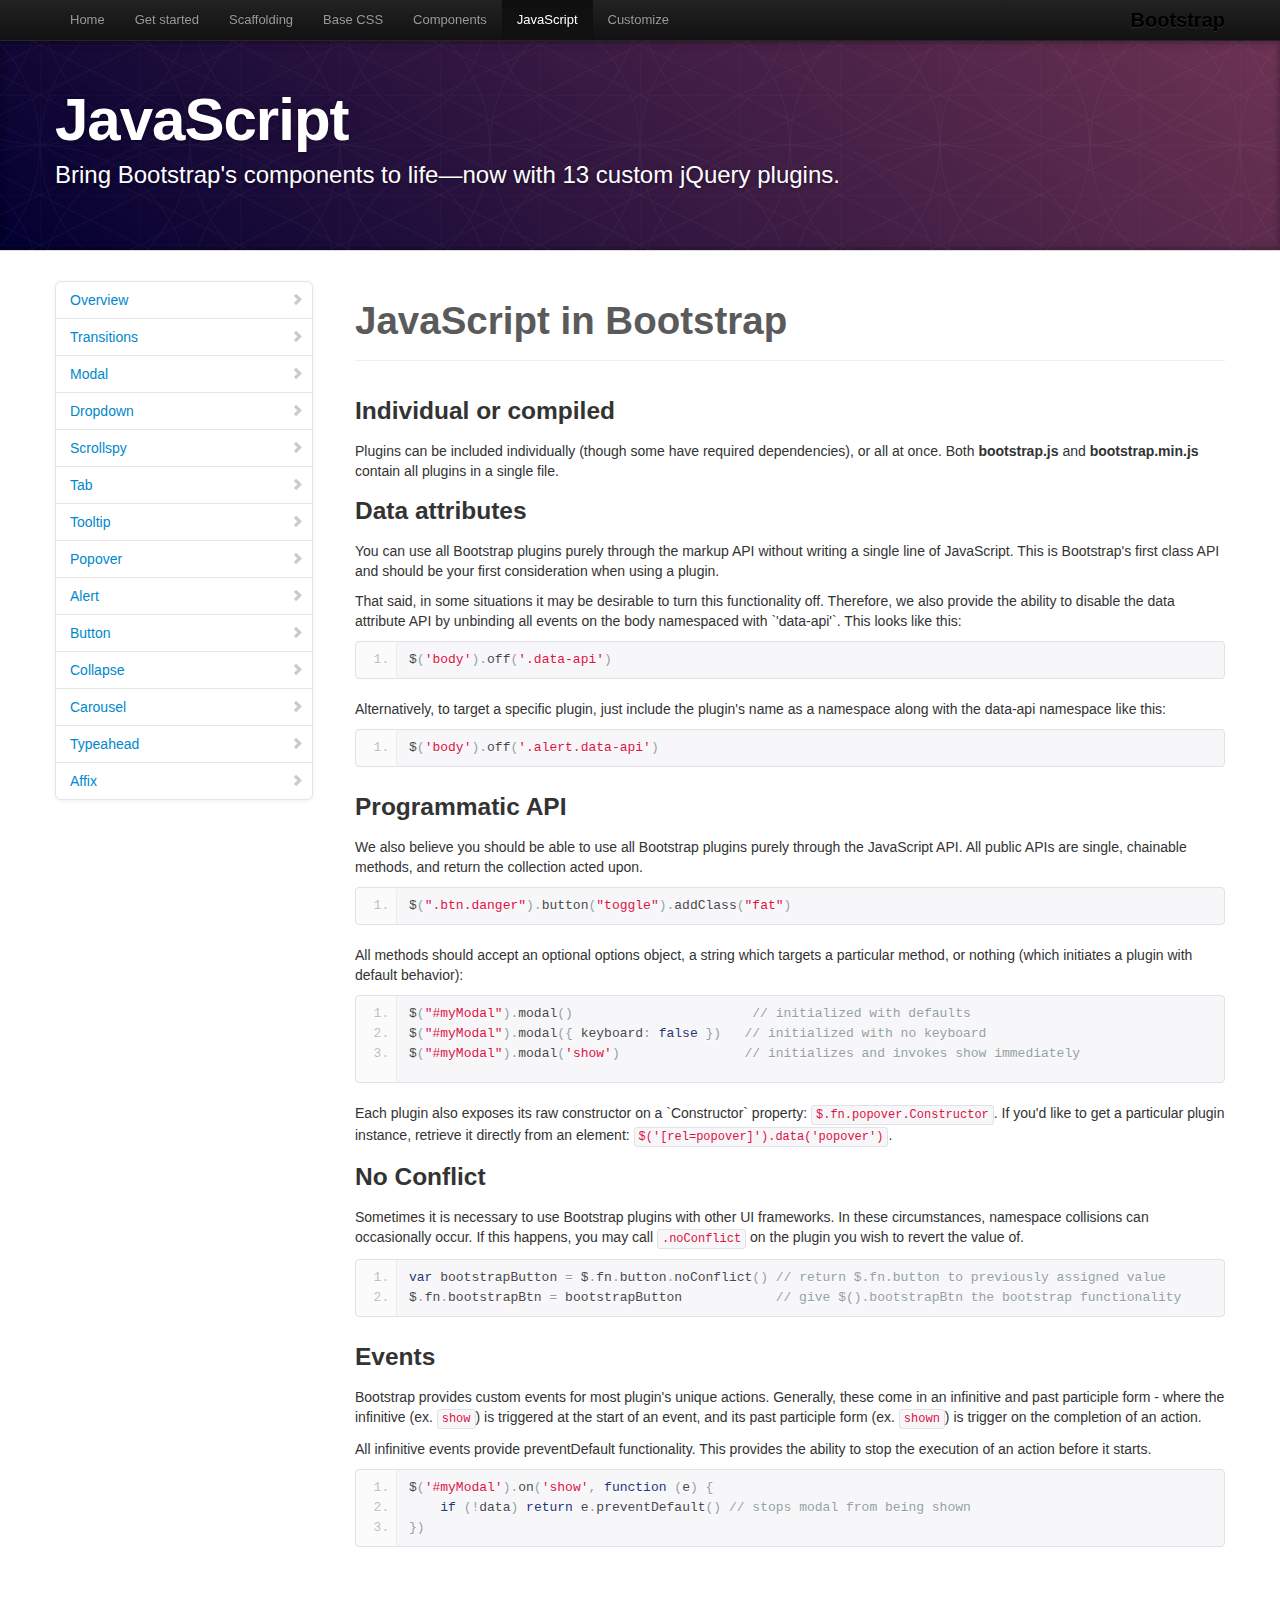
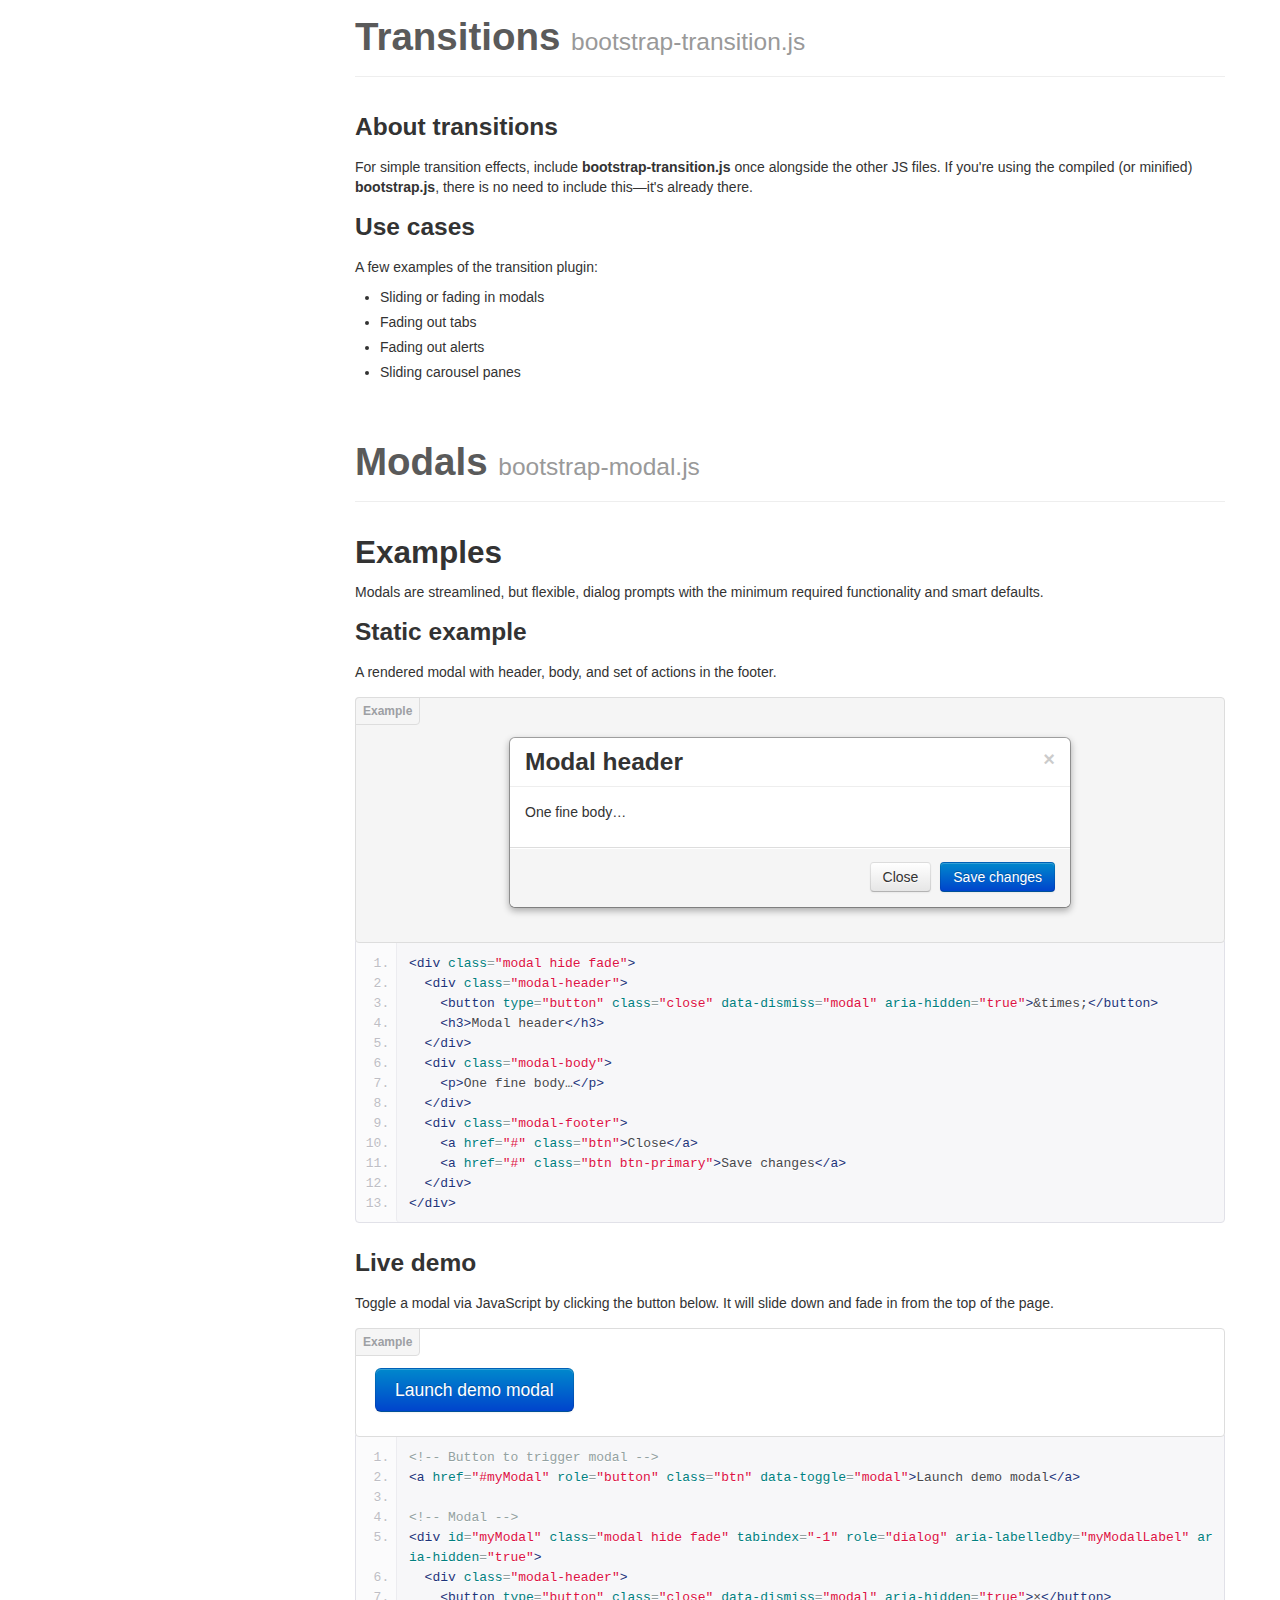
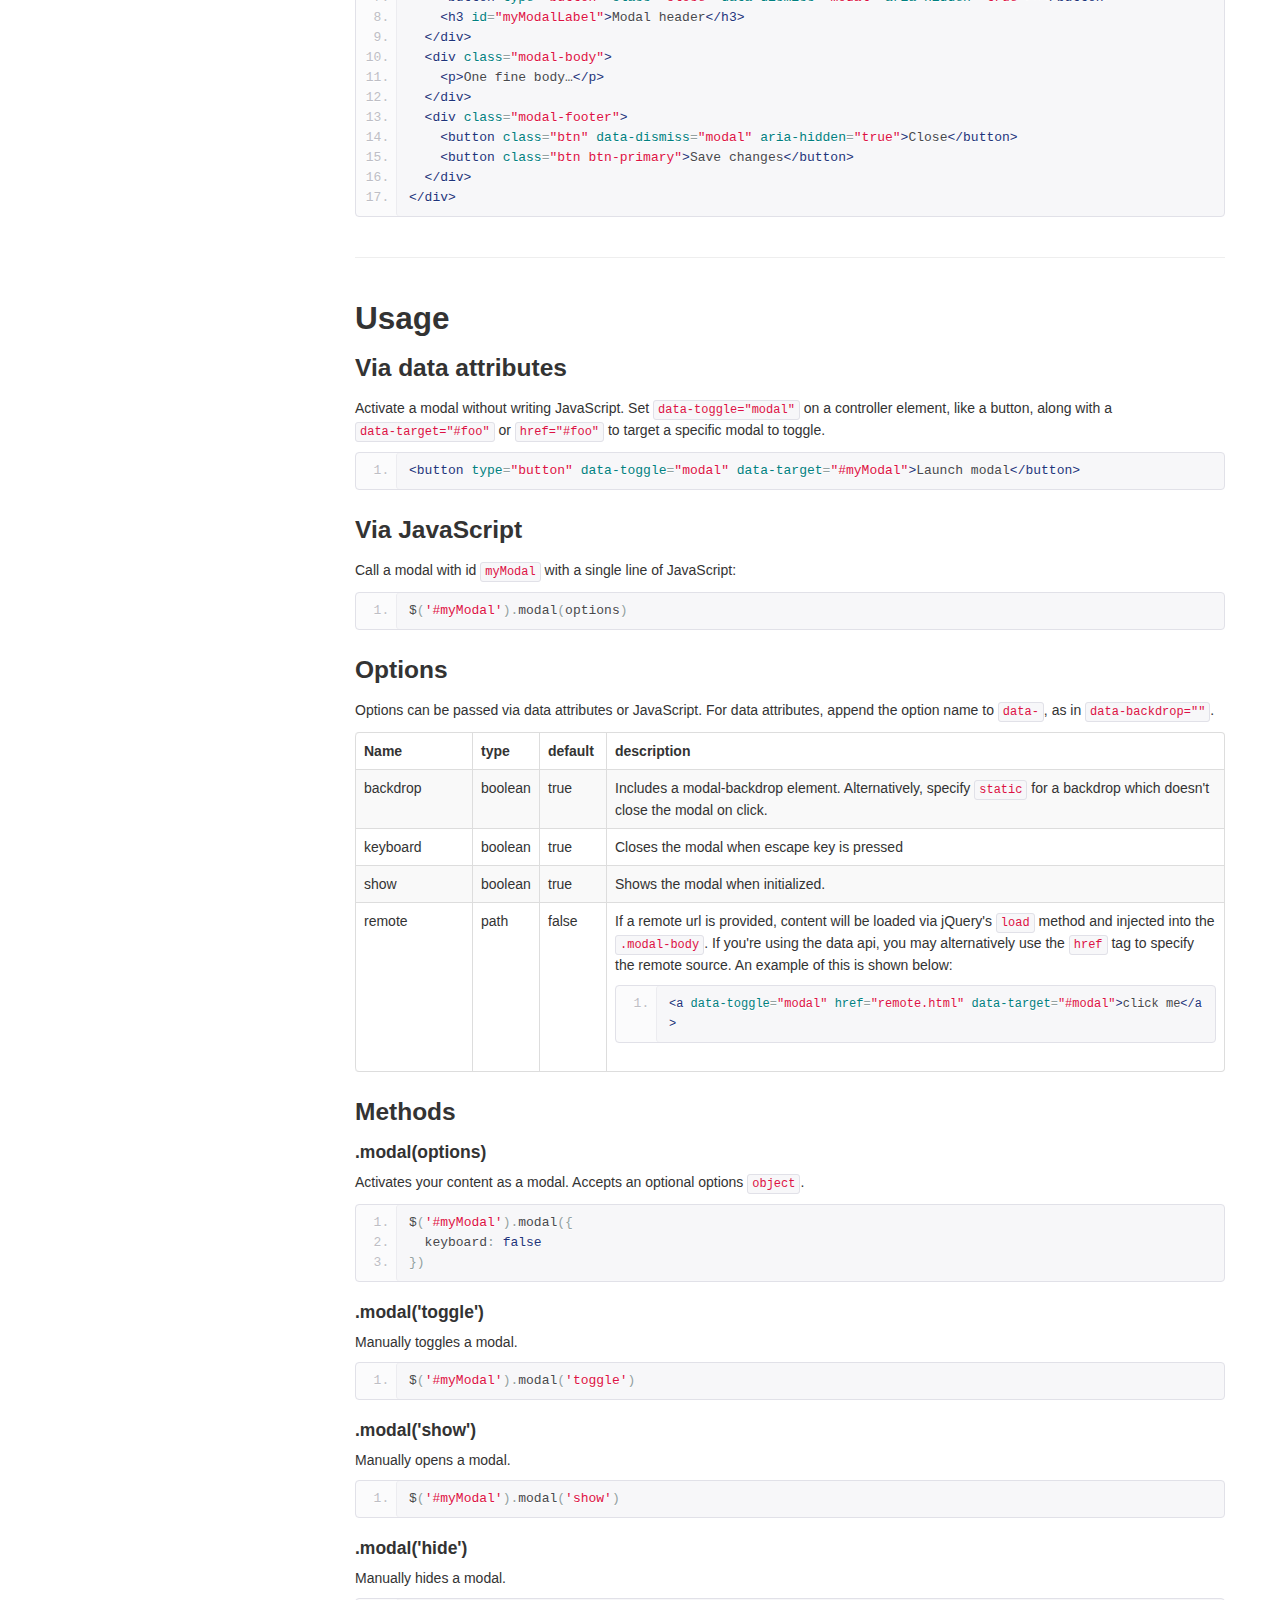
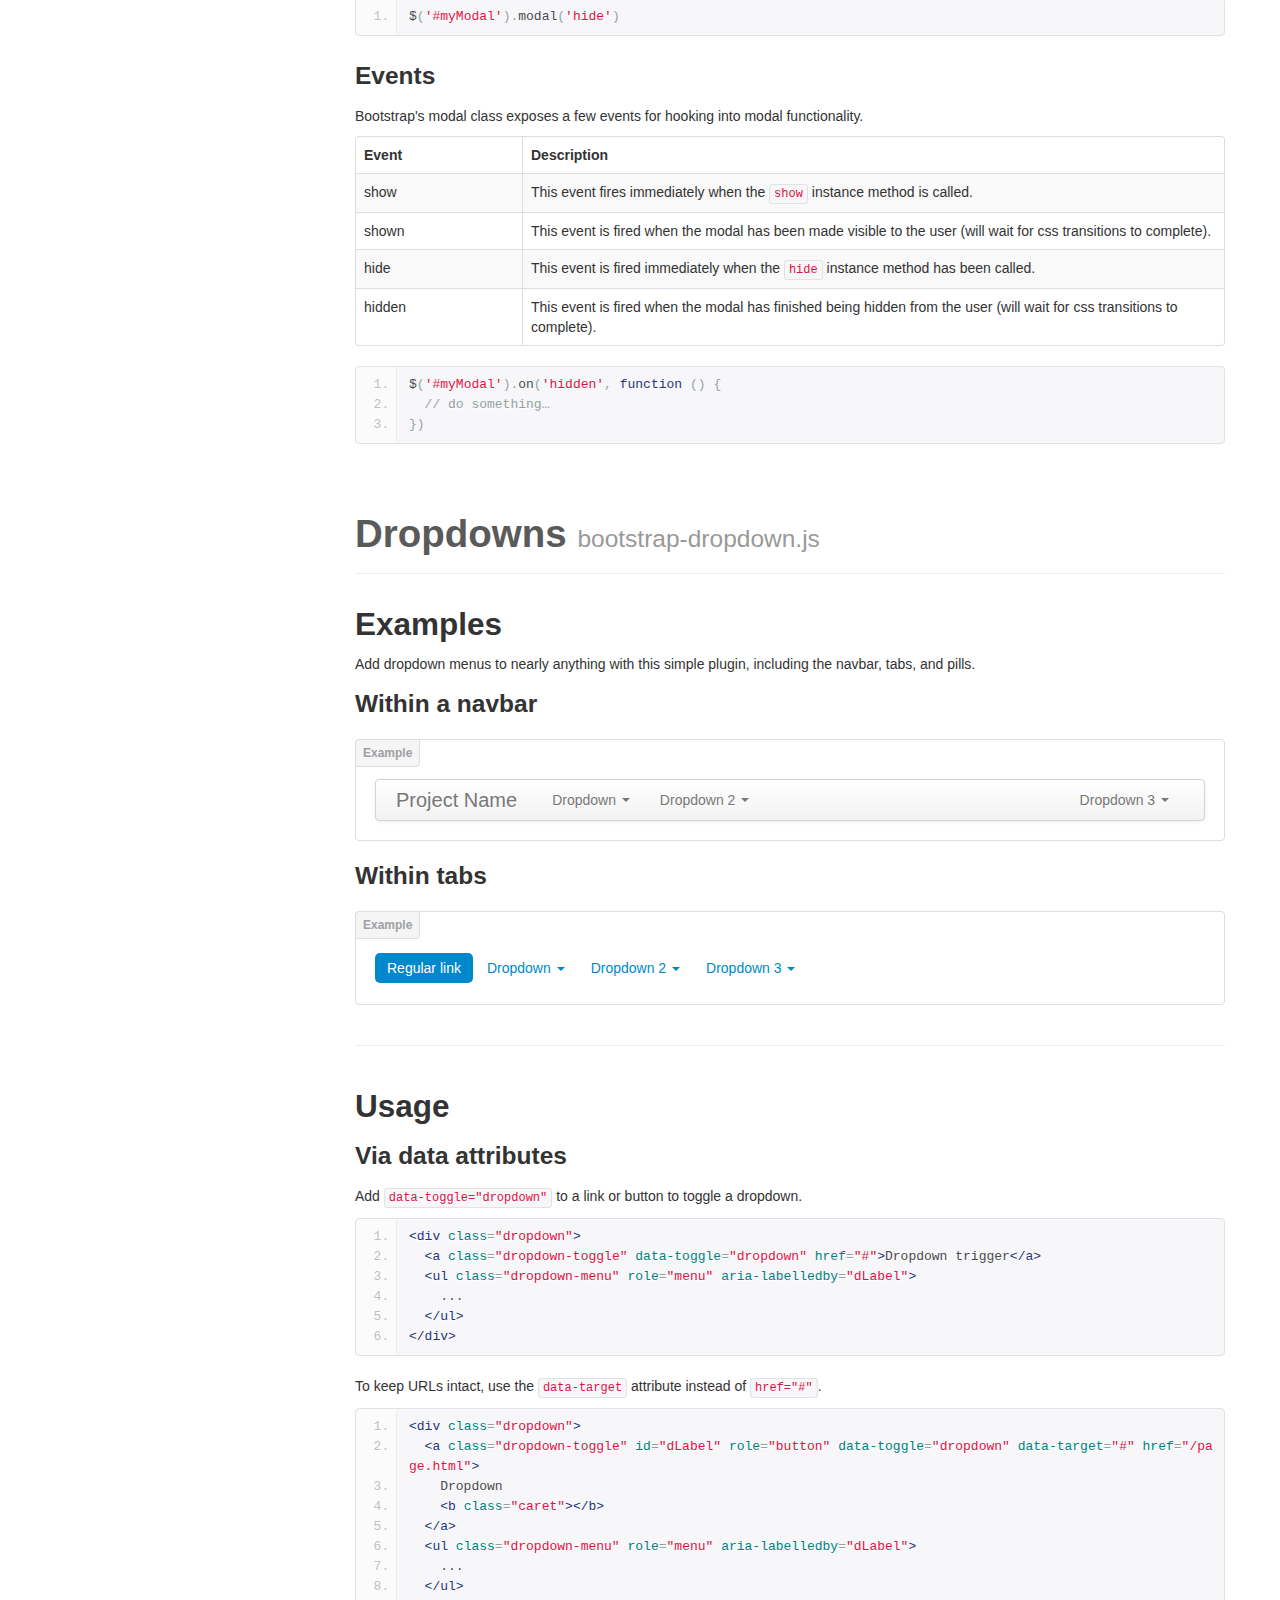
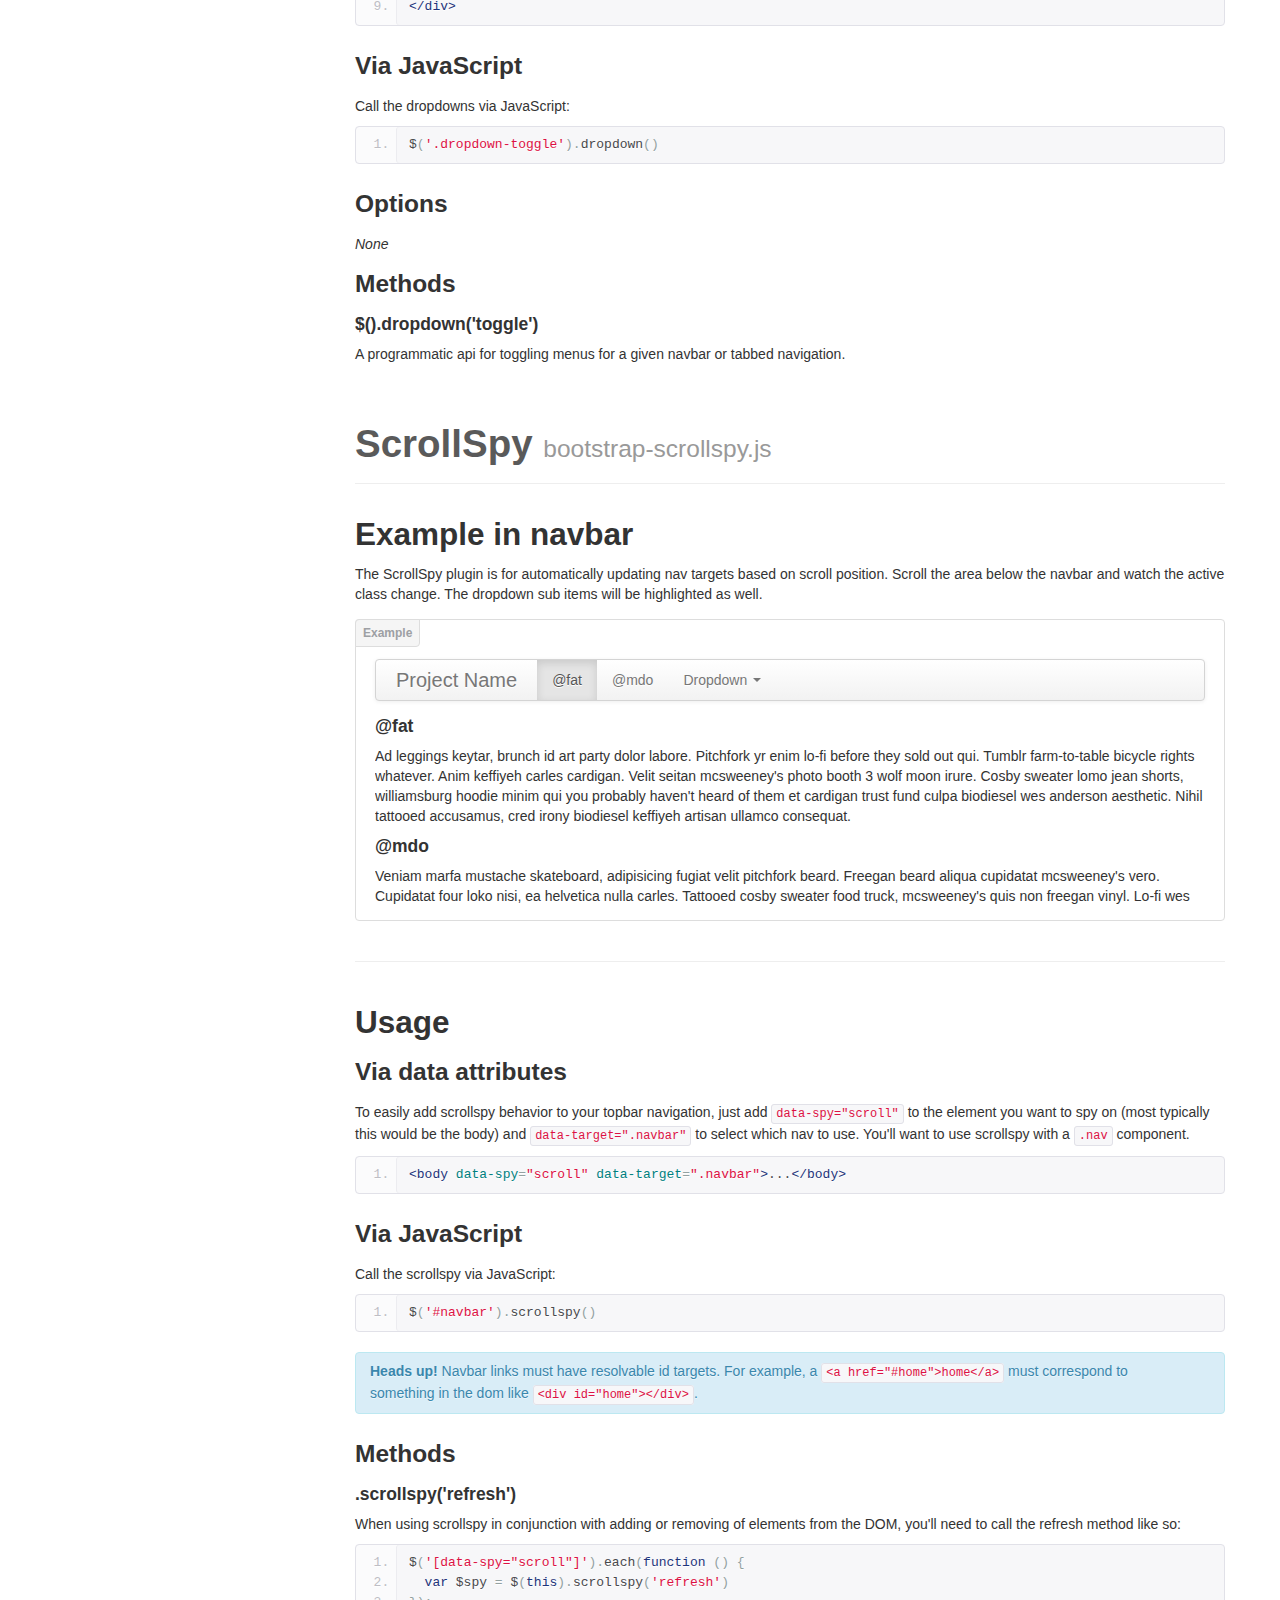
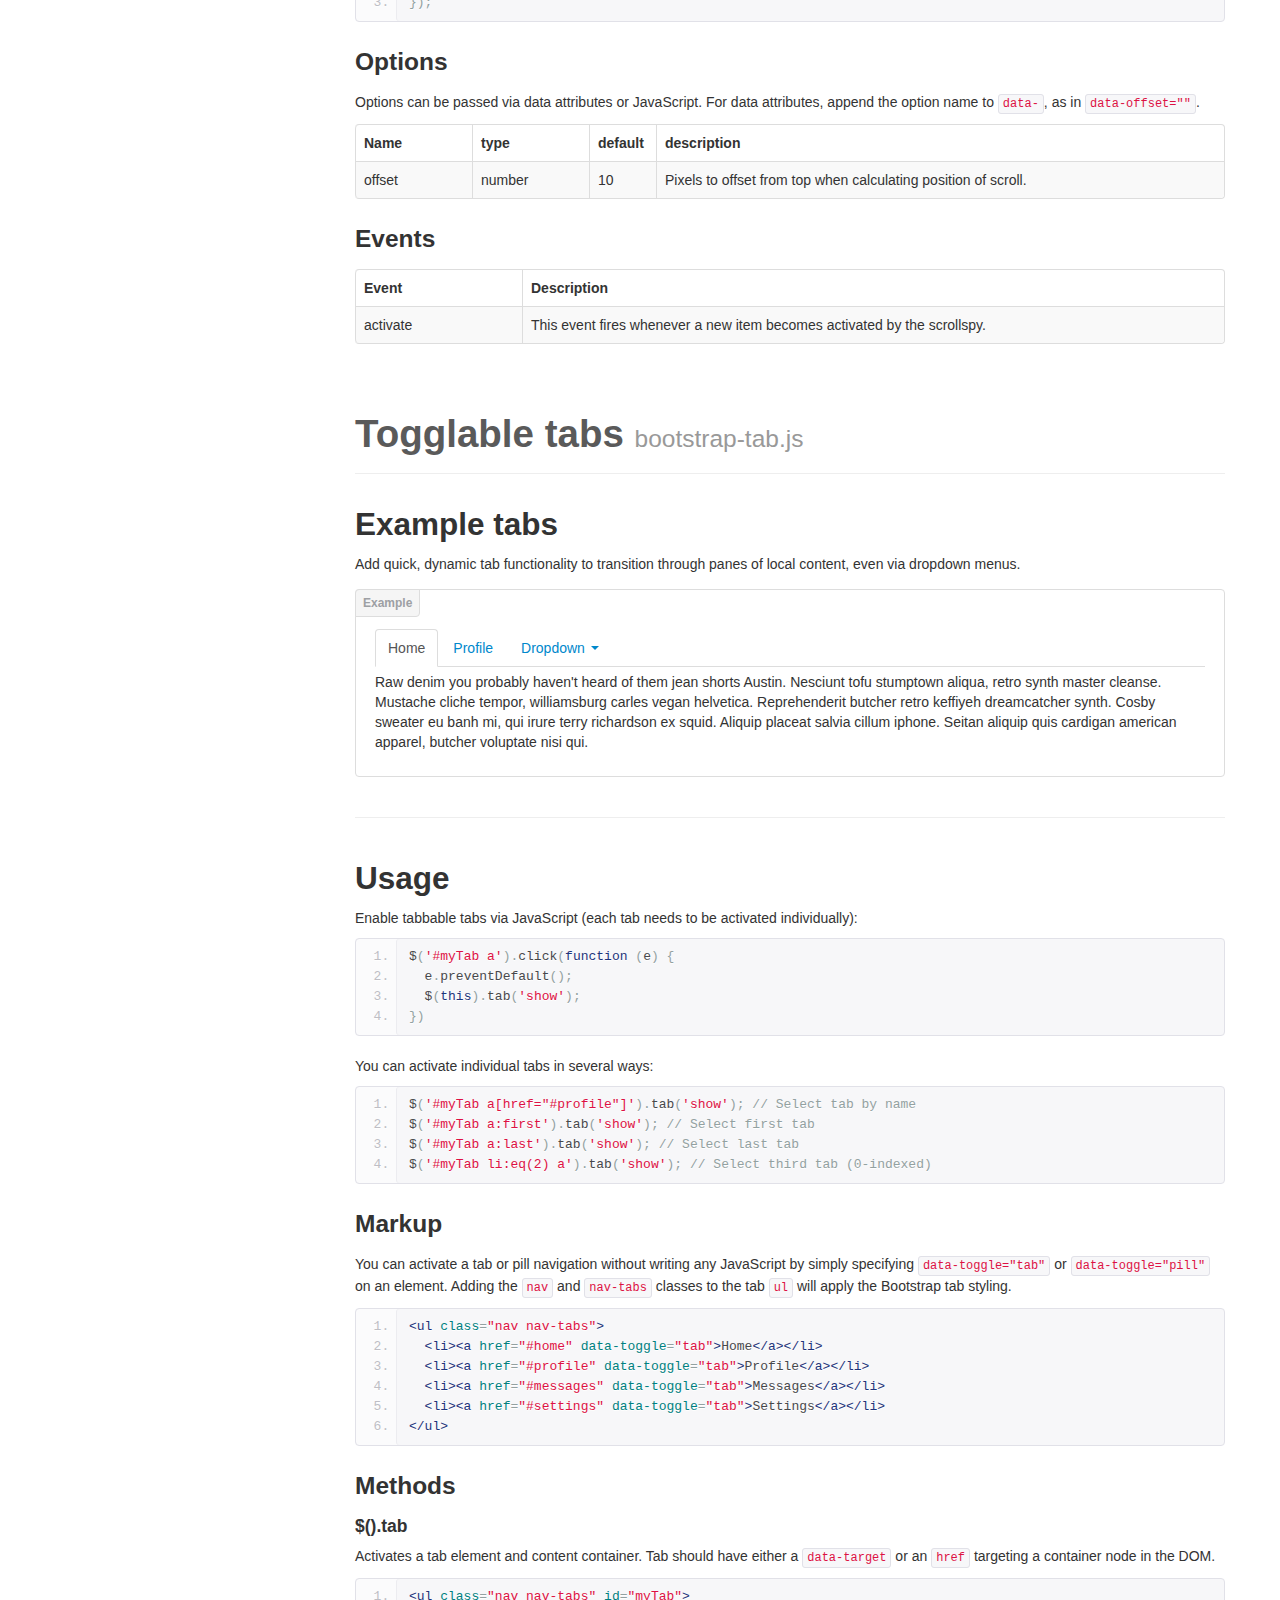
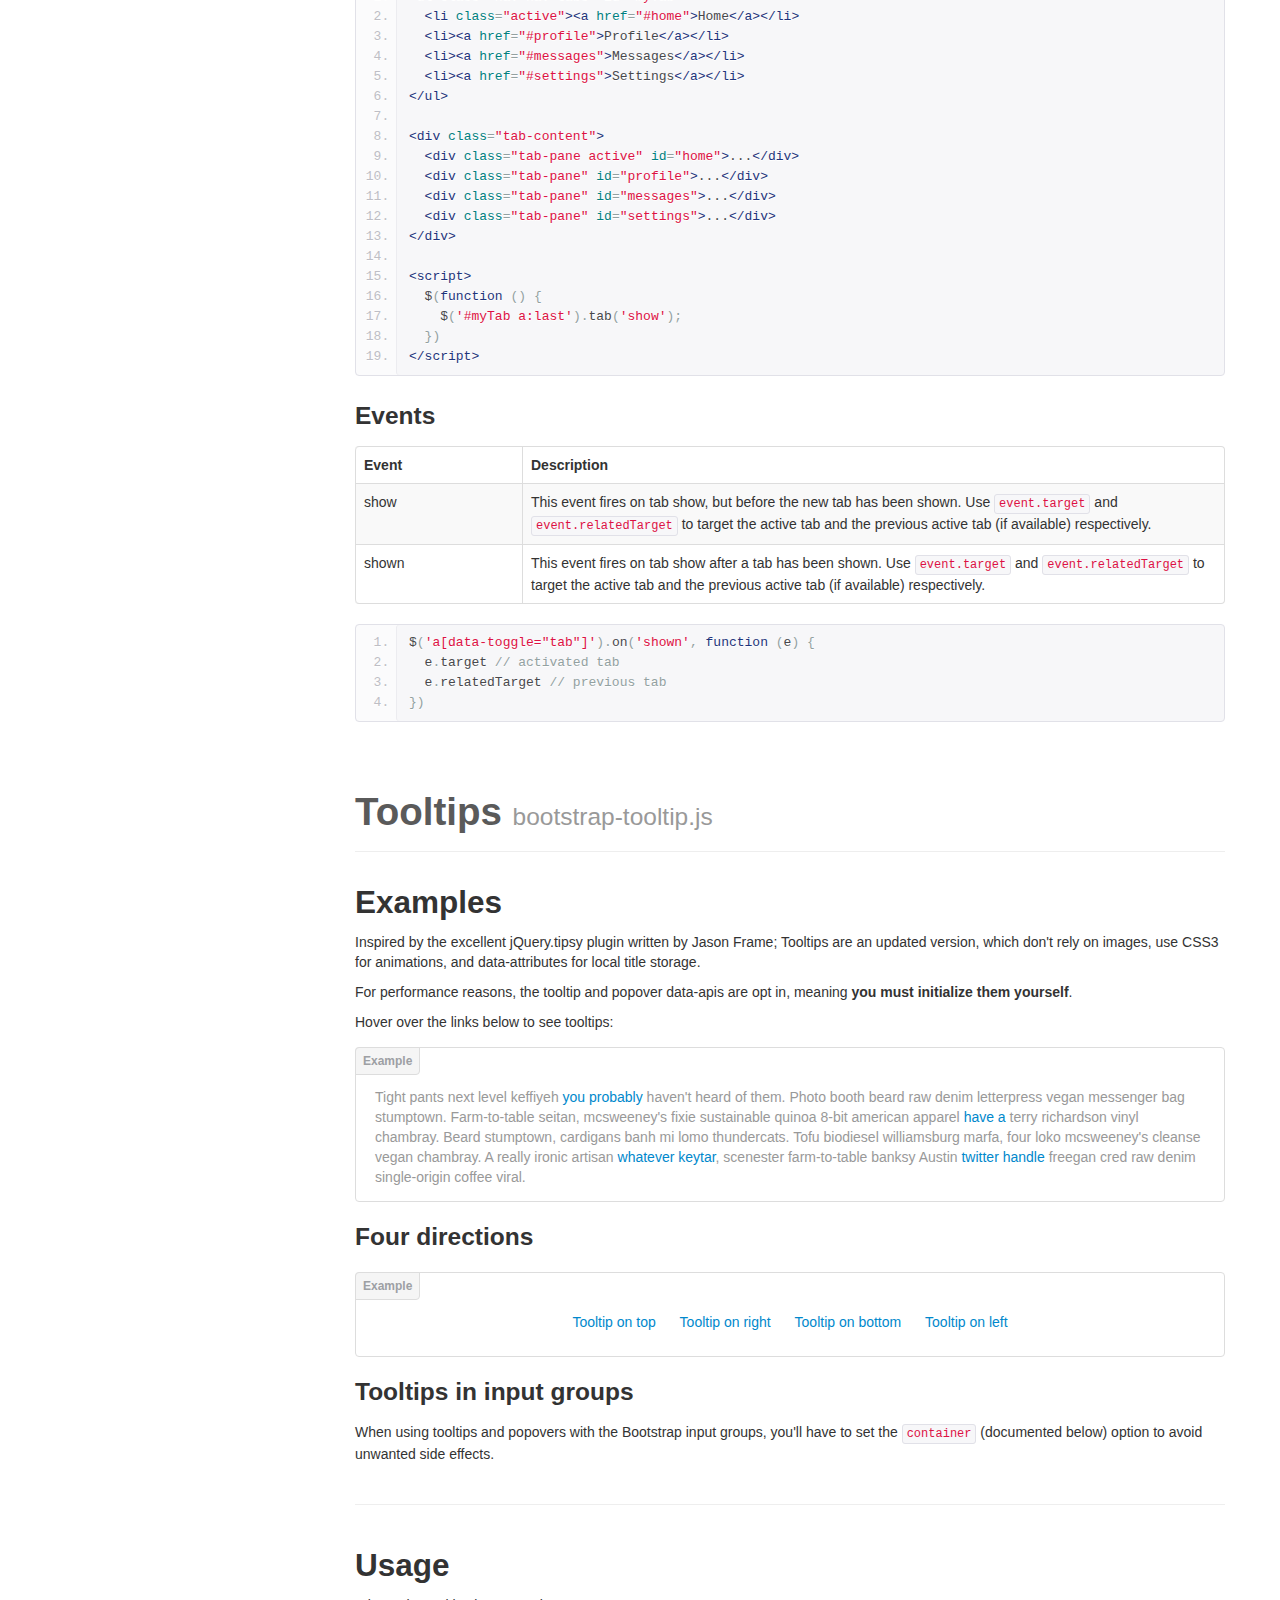
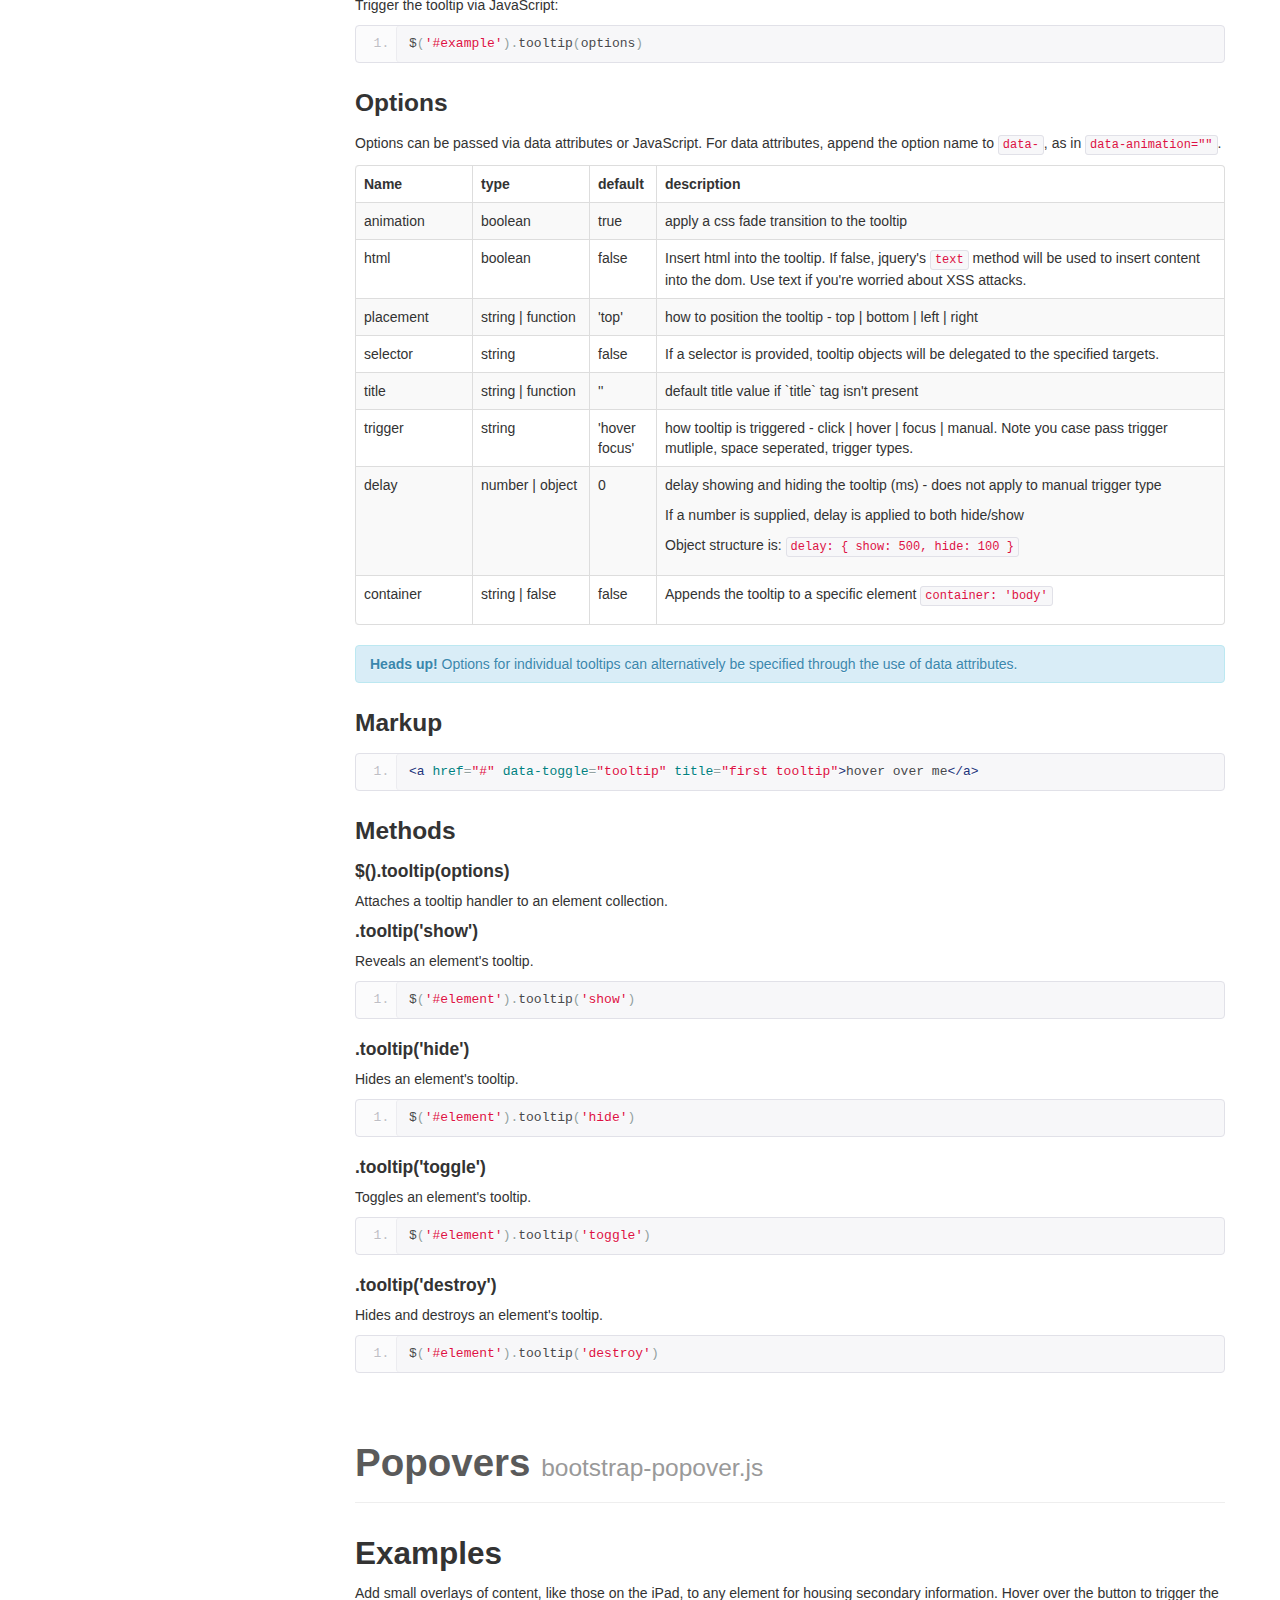
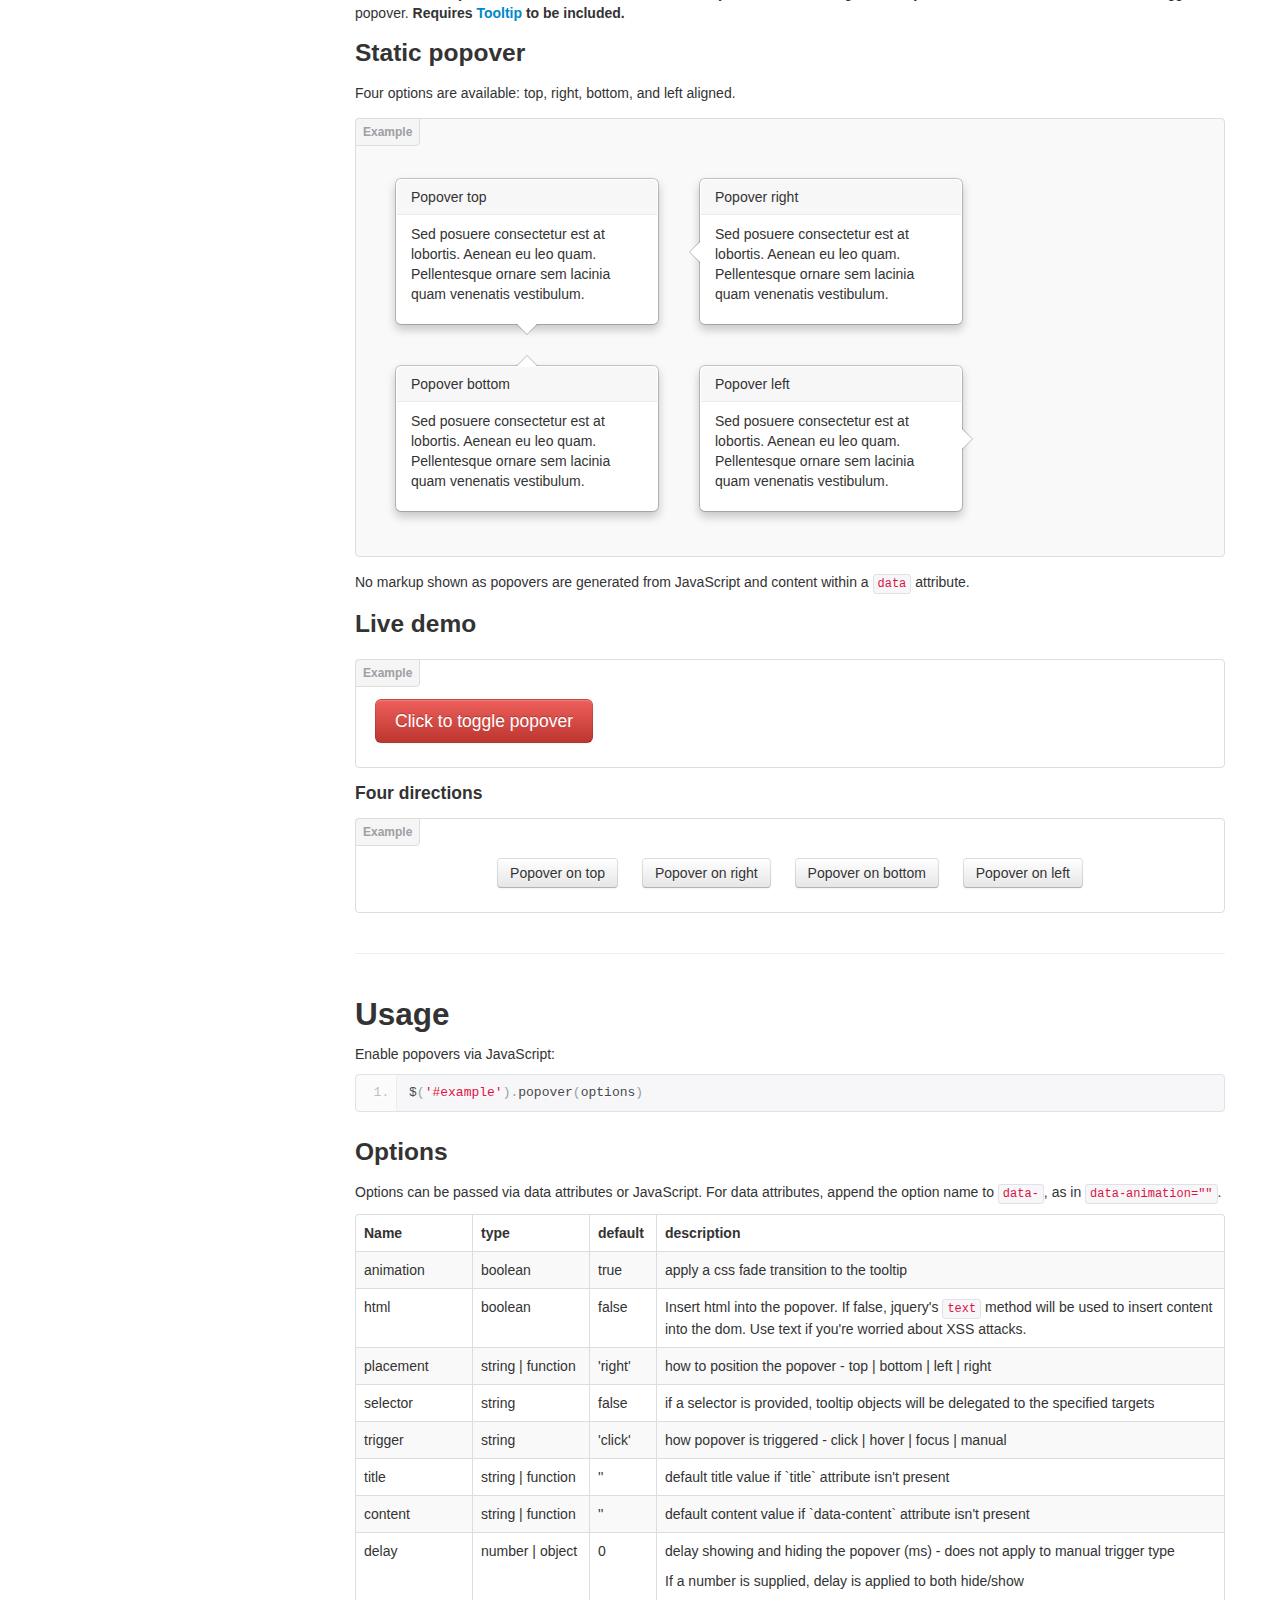
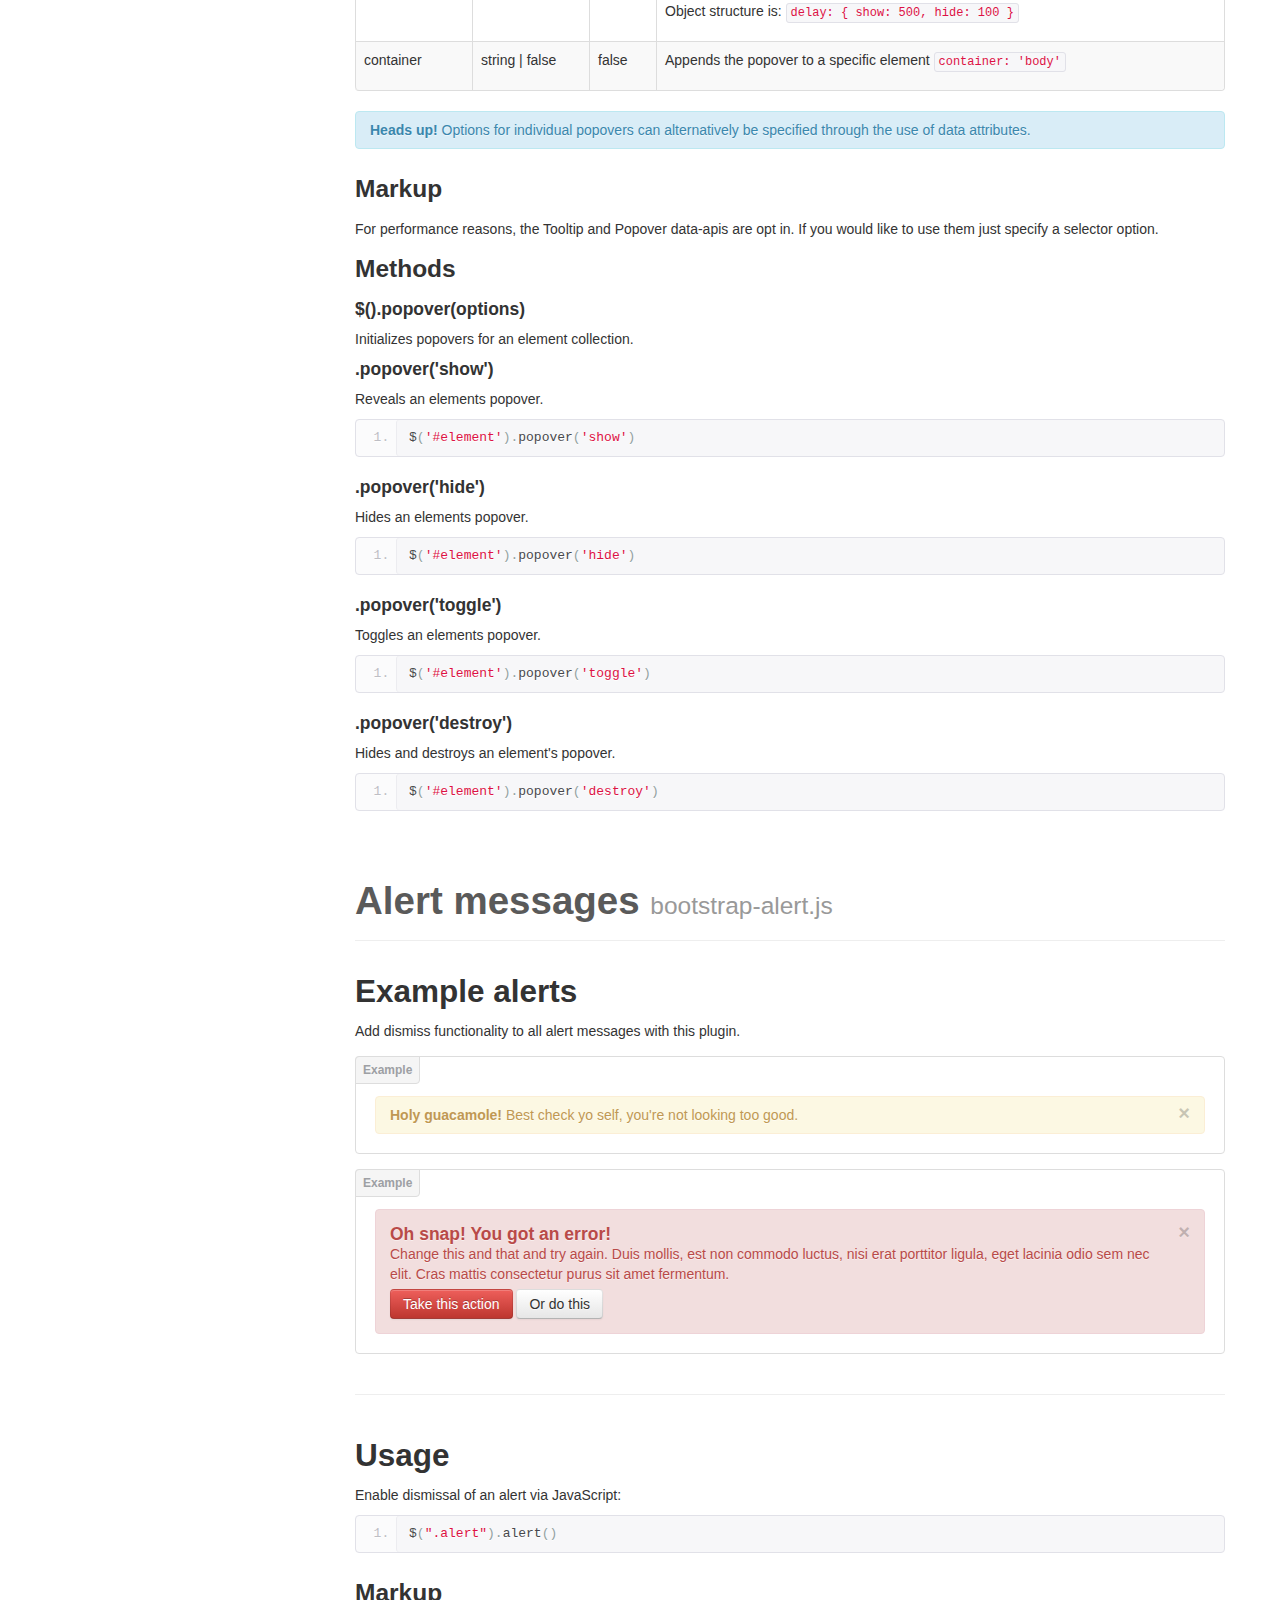
<file: docs/javascript.html>
<!DOCTYPE html>
<html lang="en">
  <head>
    <meta charset="utf-8">
    <title>Javascript · Bootstrap</title>
    <meta name="viewport" content="width=device-width, initial-scale=1.0">
    <meta name="description" content="">
    <meta name="author" content="">

    <!-- Le styles -->
    <link href="assets/css/bootstrap.css" rel="stylesheet">
    <link href="assets/css/bootstrap-responsive.css" rel="stylesheet">
    <link href="assets/css/docs.css" rel="stylesheet">
    <link href="assets/js/google-code-prettify/prettify.css" rel="stylesheet">

    <!-- Le HTML5 shim, for IE6-8 support of HTML5 elements -->
    <!--[if lt IE 9]>
      <script src="assets/js/html5shiv.js"></script>
    <![endif]-->

    <!-- Le fav and touch icons -->
    <link rel="apple-touch-icon-precomposed" sizes="144x144" href="assets/ico/apple-touch-icon-144-precomposed.png">
    <link rel="apple-touch-icon-precomposed" sizes="114x114" href="assets/ico/apple-touch-icon-114-precomposed.png">
      <link rel="apple-touch-icon-precomposed" sizes="72x72" href="assets/ico/apple-touch-icon-72-precomposed.png">
                    <link rel="apple-touch-icon-precomposed" href="assets/ico/apple-touch-icon-57-precomposed.png">
                                   <link rel="shortcut icon" href="assets/ico/favicon.png">

  </head>

  <body data-spy="scroll" data-target=".bs-docs-sidebar">

    <!-- Navbar
    ================================================== -->
    <div class="navbar navbar-inverse navbar-fixed-top">
      <div class="navbar-inner">
        <div class="container">
          <button type="button" class="btn btn-navbar" data-toggle="collapse" data-target=".nav-collapse">
            <span class="icon-bar"></span>
            <span class="icon-bar"></span>
            <span class="icon-bar"></span>
          </button>
          <a class="brand" href="./index.html">Bootstrap</a>
          <div class="nav-collapse collapse">
            <ul class="nav">
              <li class="">
                <a href="./index.html">Home</a>
              </li>
              <li class="">
                <a href="./getting-started.html">Get started</a>
              </li>
              <li class="">
                <a href="./scaffolding.html">Scaffolding</a>
              </li>
              <li class="">
                <a href="./base-css.html">Base CSS</a>
              </li>
              <li class="">
                <a href="./components.html">Components</a>
              </li>
              <li class="active">
                <a href="./javascript.html">JavaScript</a>
              </li>
              <li class="">
                <a href="./customize.html">Customize</a>
              </li>
            </ul>
          </div>
        </div>
      </div>
    </div>

<!-- Subhead
================================================== -->
<header class="jumbotron subhead">
  <div class="container">
    <h1>JavaScript</h1>
    <p class="lead">Bring Bootstrap's components to life&mdash;now with 13 custom jQuery plugins.
  </div>
</header>

  <div class="container">

    <!-- Docs nav
    ================================================== -->
    <div class="row">
      <div class="span3 bs-docs-sidebar">
        <ul class="nav nav-list bs-docs-sidenav">
          <li><a href="#overview"><i class="icon-chevron-right"></i> Overview</a></li>
          <li><a href="#transitions"><i class="icon-chevron-right"></i> Transitions</a></li>
          <li><a href="#modals"><i class="icon-chevron-right"></i> Modal</a></li>
          <li><a href="#dropdowns"><i class="icon-chevron-right"></i> Dropdown</a></li>
          <li><a href="#scrollspy"><i class="icon-chevron-right"></i> Scrollspy</a></li>
          <li><a href="#tabs"><i class="icon-chevron-right"></i> Tab</a></li>
          <li><a href="#tooltips"><i class="icon-chevron-right"></i> Tooltip</a></li>
          <li><a href="#popovers"><i class="icon-chevron-right"></i> Popover</a></li>
          <li><a href="#alerts"><i class="icon-chevron-right"></i> Alert</a></li>
          <li><a href="#buttons"><i class="icon-chevron-right"></i> Button</a></li>
          <li><a href="#collapse"><i class="icon-chevron-right"></i> Collapse</a></li>
          <li><a href="#carousel"><i class="icon-chevron-right"></i> Carousel</a></li>
          <li><a href="#typeahead"><i class="icon-chevron-right"></i> Typeahead</a></li>
          <li><a href="#affix"><i class="icon-chevron-right"></i> Affix</a></li>
        </ul>
      </div>
      <div class="span9">


        <!-- Overview
        ================================================== -->
        <section id="overview">
          <div class="page-header">
            <h1>JavaScript in Bootstrap</h1>
          </div>

          <h3>Individual or compiled</h3>
          <p>Plugins can be included individually (though some have required dependencies), or all at once. Both <strong>bootstrap.js</strong> and <strong>bootstrap.min.js</strong> contain all plugins in a single file.</p>

          <h3>Data attributes</h3>
          <p>You can use all Bootstrap plugins purely through the markup API without writing a single line of JavaScript. This is Bootstrap's first class API and should be your first consideration when using a plugin.</p>

          <p>That said, in some situations it may be desirable to turn this functionality off. Therefore, we also provide the ability to disable the data attribute API by unbinding all events on the body namespaced with `'data-api'`. This looks like this:
          <pre class="prettyprint linenums">$('body').off('.data-api')</pre>

          <p>Alternatively, to target a specific plugin, just include the plugin's name as a namespace along with the data-api namespace like this:</p>
          <pre class="prettyprint linenums">$('body').off('.alert.data-api')</pre>

          <h3>Programmatic API</h3>
          <p>We also believe you should be able to use all Bootstrap plugins purely through the JavaScript API. All public APIs are single, chainable methods, and return the collection acted upon.</p>
          <pre class="prettyprint linenums">$(".btn.danger").button("toggle").addClass("fat")</pre>
          <p>All methods should accept an optional options object, a string which targets a particular method, or nothing (which initiates a plugin with default behavior):</p>
<pre class="prettyprint linenums">
$("#myModal").modal()                       // initialized with defaults
$("#myModal").modal({ keyboard: false })   // initialized with no keyboard
$("#myModal").modal('show')                // initializes and invokes show immediately</p>
</pre>
          <p>Each plugin also exposes its raw constructor on a `Constructor` property: <code>$.fn.popover.Constructor</code>. If you'd like to get a particular plugin instance, retrieve it directly from an element: <code>$('[rel=popover]').data('popover')</code>.</p>

          <h3>No Conflict</h3>
          <p>Sometimes it is necessary to use Bootstrap plugins with other UI frameworks. In these circumstances,  namespace collisions can occasionally occur. If this happens, you may call <code>.noConflict</code> on the plugin you wish to revert the value of.</p>

<pre class="prettyprint linenums">
var bootstrapButton = $.fn.button.noConflict() // return $.fn.button to previously assigned value
$.fn.bootstrapBtn = bootstrapButton            // give $().bootstrapBtn the bootstrap functionality
</pre>

          <h3>Events</h3>
          <p>Bootstrap provides custom events for most plugin's unique actions. Generally, these come in an infinitive and past participle form - where the infinitive (ex. <code>show</code>) is triggered at the start of an event, and its past participle form (ex. <code>shown</code>) is trigger on the completion of an action.</p>
          <p>All infinitive events provide preventDefault functionality. This provides the ability to stop the execution of an action before it starts.</p>
<pre class="prettyprint linenums">
$('#myModal').on('show', function (e) {
    if (!data) return e.preventDefault() // stops modal from being shown
})
</pre>
        </section>



        <!-- Transitions
        ================================================== -->
        <section id="transitions">
          <div class="page-header">
            <h1>Transitions <small>bootstrap-transition.js</small></h1>
          </div>
          <h3>About transitions</h3>
          <p>For simple transition effects, include <strong>bootstrap-transition.js</strong> once alongside the other JS files. If you're using the compiled (or minified) <strong>bootstrap.js</strong>, there is no need to include this&mdash;it's already there.</p>
          <h3>Use cases</h3>
          <p>A few examples of the transition plugin:</p>
          <ul>
            <li>Sliding or fading in modals</li>
            <li>Fading out tabs</li>
            <li>Fading out alerts</li>
            <li>Sliding carousel panes</li>
          </ul>

        </section>



        <!-- Modal
        ================================================== -->
        <section id="modals">
          <div class="page-header">
            <h1>Modals <small>bootstrap-modal.js</small></h1>
          </div>


          <h2>Examples</h2>
          <p>Modals are streamlined, but flexible, dialog prompts with the minimum required functionality and smart defaults.</p>

          <h3>Static example</h3>
          <p>A rendered modal with header, body, and set of actions in the footer.</p>
          <div class="bs-docs-example" style="background-color: #f5f5f5;">
            <div class="modal" style="position: relative; top: auto; left: auto; right: auto; margin: 0 auto 20px; z-index: 1; max-width: 100%;">
              <div class="modal-header">
                <button type="button" class="close" data-dismiss="modal" aria-hidden="true">&times;</button>
                <h3>Modal header</h3>
              </div>
              <div class="modal-body">
                <p>One fine body&hellip;</p>
              </div>
              <div class="modal-footer">
                <a href="#" class="btn">Close</a>
                <a href="#" class="btn btn-primary">Save changes</a>
              </div>
            </div>
          </div>
<pre class="prettyprint linenums">
&lt;div class="modal hide fade"&gt;
  &lt;div class="modal-header"&gt;
    &lt;button type="button" class="close" data-dismiss="modal" aria-hidden="true"&gt;&amp;times;&lt;/button&gt;
    &lt;h3&gt;Modal header&lt;/h3&gt;
  &lt;/div&gt;
  &lt;div class="modal-body"&gt;
    &lt;p&gt;One fine body&hellip;&lt;/p&gt;
  &lt;/div&gt;
  &lt;div class="modal-footer"&gt;
    &lt;a href="#" class="btn"&gt;Close&lt;/a&gt;
    &lt;a href="#" class="btn btn-primary"&gt;Save changes&lt;/a&gt;
  &lt;/div&gt;
&lt;/div&gt;
</pre>

          <h3>Live demo</h3>
          <p>Toggle a modal via JavaScript by clicking the button below. It will slide down and fade in from the top of the page.</p>
          <!-- sample modal content -->
          <div id="myModal" class="modal hide fade" tabindex="-1" role="dialog" aria-labelledby="myModalLabel" aria-hidden="true">
            <div class="modal-header">
              <button type="button" class="close" data-dismiss="modal" aria-hidden="true">&times;</button>
              <h3 id="myModalLabel">Modal Heading</h3>
            </div>
            <div class="modal-body">
              <h4>Text in a modal</h4>
              <p>Duis mollis, est non commodo luctus, nisi erat porttitor ligula, eget lacinia odio sem.</p>

              <h4>Popover in a modal</h4>
              <p>This <a href="#" role="button" class="btn popover-test" title="A Title" data-content="And here's some amazing content. It's very engaging. right?">button</a> should trigger a popover on click.</p>

              <h4>Tooltips in a modal</h4>
              <p><a href="#" class="tooltip-test" title="Tooltip">This link</a> and <a href="#" class="tooltip-test" title="Tooltip">that link</a> should have tooltips on hover.</p>

              <hr>

              <h4>Overflowing text to show optional scrollbar</h4>
              <p>We set a fixed <code>max-height</code> on the <code>.modal-body</code>. Watch it overflow with all this extra lorem ipsum text we've included.</p>
              <p>Cras mattis consectetur purus sit amet fermentum. Cras justo odio, dapibus ac facilisis in, egestas eget quam. Morbi leo risus, porta ac consectetur ac, vestibulum at eros.</p>
              <p>Praesent commodo cursus magna, vel scelerisque nisl consectetur et. Vivamus sagittis lacus vel augue laoreet rutrum faucibus dolor auctor.</p>
              <p>Aenean lacinia bibendum nulla sed consectetur. Praesent commodo cursus magna, vel scelerisque nisl consectetur et. Donec sed odio dui. Donec ullamcorper nulla non metus auctor fringilla.</p>
              <p>Cras mattis consectetur purus sit amet fermentum. Cras justo odio, dapibus ac facilisis in, egestas eget quam. Morbi leo risus, porta ac consectetur ac, vestibulum at eros.</p>
              <p>Praesent commodo cursus magna, vel scelerisque nisl consectetur et. Vivamus sagittis lacus vel augue laoreet rutrum faucibus dolor auctor.</p>
              <p>Aenean lacinia bibendum nulla sed consectetur. Praesent commodo cursus magna, vel scelerisque nisl consectetur et. Donec sed odio dui. Donec ullamcorper nulla non metus auctor fringilla.</p>
            </div>
            <div class="modal-footer">
              <button class="btn" data-dismiss="modal">Close</button>
              <button class="btn btn-primary">Save changes</button>
            </div>
          </div>
          <div class="bs-docs-example" style="padding-bottom: 24px;">
            <a data-toggle="modal" href="#myModal" class="btn btn-primary btn-large">Launch demo modal</a>
          </div>
<pre class="prettyprint linenums">
&lt!-- Button to trigger modal --&gt;
&lt;a href="#myModal" role="button" class="btn" data-toggle="modal"&gt;Launch demo modal&lt;/a&gt;

&lt!-- Modal --&gt;
&lt;div id="myModal" class="modal hide fade" tabindex="-1" role="dialog" aria-labelledby="myModalLabel" aria-hidden="true"&gt;
  &lt;div class="modal-header"&gt;
    &lt;button type="button" class="close" data-dismiss="modal" aria-hidden="true"&gt;&times;&lt;/button&gt;
    &lt;h3 id="myModalLabel"&gt;Modal header&lt;/h3&gt;
  &lt;/div&gt;
  &lt;div class="modal-body"&gt;
    &lt;p&gt;One fine body&hellip;&lt;/p&gt;
  &lt;/div&gt;
  &lt;div class="modal-footer"&gt;
    &lt;button class="btn" data-dismiss="modal" aria-hidden="true"&gt;Close&lt;/button&gt;
    &lt;button class="btn btn-primary"&gt;Save changes&lt;/button&gt;
  &lt;/div&gt;
&lt;/div&gt;
</pre>


          <hr class="bs-docs-separator">


          <h2>Usage</h2>

          <h3>Via data attributes</h3>
          <p>Activate a modal without writing JavaScript. Set <code>data-toggle="modal"</code> on a controller element, like a button, along with a <code>data-target="#foo"</code> or <code>href="#foo"</code> to target a specific modal to toggle.</p>
          <pre class="prettyprint linenums">&lt;button type="button" data-toggle="modal" data-target="#myModal"&gt;Launch modal&lt;/button&gt;</pre>

          <h3>Via JavaScript</h3>
          <p>Call a modal with id <code>myModal</code> with a single line of JavaScript:</p>
          <pre class="prettyprint linenums">$('#myModal').modal(options)</pre>

          <h3>Options</h3>
          <p>Options can be passed via data attributes or JavaScript. For data attributes, append the option name to <code>data-</code>, as in <code>data-backdrop=""</code>.</p>
          <table class="table table-bordered table-striped">
            <thead>
             <tr>
               <th style="width: 100px;">Name</th>
               <th style="width: 50px;">type</th>
               <th style="width: 50px;">default</th>
               <th>description</th>
             </tr>
            </thead>
            <tbody>
             <tr>
               <td>backdrop</td>
               <td>boolean</td>
               <td>true</td>
               <td>Includes a modal-backdrop element. Alternatively, specify <code>static</code> for a backdrop which doesn't close the modal on click.</td>
             </tr>
             <tr>
               <td>keyboard</td>
               <td>boolean</td>
               <td>true</td>
               <td>Closes the modal when escape key is pressed</td>
             </tr>
             <tr>
               <td>show</td>
               <td>boolean</td>
               <td>true</td>
               <td>Shows the modal when initialized.</td>
             </tr>
             <tr>
               <td>remote</td>
               <td>path</td>
               <td>false</td>
               <td><p>If a remote url is provided, content will be loaded via jQuery's <code>load</code> method and injected into the <code>.modal-body</code>. If you're using the data api, you may alternatively use the <code>href</code> tag to specify the remote source. An example of this is shown below:</p>
              <pre class="prettyprint linenums"><code>&lt;a data-toggle="modal" href="remote.html" data-target="#modal"&gt;click me&lt;/a&gt;</code></pre></td>
             </tr>
            </tbody>
          </table>

          <h3>Methods</h3>
          <h4>.modal(options)</h4>
          <p>Activates your content as a modal. Accepts an optional options <code>object</code>.</p>
<pre class="prettyprint linenums">
$('#myModal').modal({
  keyboard: false
})
</pre>
          <h4>.modal('toggle')</h4>
          <p>Manually toggles a modal.</p>
          <pre class="prettyprint linenums">$('#myModal').modal('toggle')</pre>
          <h4>.modal('show')</h4>
          <p>Manually opens a modal.</p>
          <pre class="prettyprint linenums">$('#myModal').modal('show')</pre>
          <h4>.modal('hide')</h4>
          <p>Manually hides a modal.</p>
          <pre class="prettyprint linenums">$('#myModal').modal('hide')</pre>
          <h3>Events</h3>
          <p>Bootstrap's modal class exposes a few events for hooking into modal functionality.</p>
          <table class="table table-bordered table-striped">
            <thead>
             <tr>
               <th style="width: 150px;">Event</th>
               <th>Description</th>
             </tr>
            </thead>
            <tbody>
             <tr>
               <td>show</td>
               <td>This event fires immediately when the <code>show</code> instance method is called.</td>
             </tr>
             <tr>
               <td>shown</td>
               <td>This event is fired when the modal has been made visible to the user (will wait for css transitions to complete).</td>
             </tr>
             <tr>
               <td>hide</td>
               <td>This event is fired immediately when the <code>hide</code> instance method has been called.</td>
             </tr>
             <tr>
               <td>hidden</td>
               <td>This event is fired when the modal has finished being hidden from the user (will wait for css transitions to complete).</td>
             </tr>
            </tbody>
          </table>
<pre class="prettyprint linenums">
$('#myModal').on('hidden', function () {
  // do something…
})
</pre>
        </section>



        <!-- Dropdowns
        ================================================== -->
        <section id="dropdowns">
          <div class="page-header">
            <h1>Dropdowns <small>bootstrap-dropdown.js</small></h1>
          </div>


          <h2>Examples</h2>
          <p>Add dropdown menus to nearly anything with this simple plugin, including the navbar, tabs, and pills.</p>

          <h3>Within a navbar</h3>
          <div class="bs-docs-example">
            <div id="navbar-example" class="navbar navbar-static">
              <div class="navbar-inner">
                <div class="container" style="width: auto;">
                  <a class="brand" href="#">Project Name</a>
                  <ul class="nav" role="navigation">
                    <li class="dropdown">
                      <a id="drop1" href="#" role="button" class="dropdown-toggle" data-toggle="dropdown">Dropdown <b class="caret"></b></a>
                      <ul class="dropdown-menu" role="menu" aria-labelledby="drop1">
                        <li role="presentation"><a role="menuitem" tabindex="-1" href="http://google.com">Action</a></li>
                        <li role="presentation"><a role="menuitem" tabindex="-1" href="#anotherAction">Another action</a></li>
                        <li role="presentation"><a role="menuitem" tabindex="-1" href="#">Something else here</a></li>
                        <li role="presentation" class="divider"></li>
                        <li role="presentation"><a role="menuitem" tabindex="-1" href="#">Separated link</a></li>
                      </ul>
                    </li>
                    <li class="dropdown">
                      <a href="#" id="drop2" role="button" class="dropdown-toggle" data-toggle="dropdown">Dropdown 2 <b class="caret"></b></a>
                      <ul class="dropdown-menu" role="menu" aria-labelledby="drop2">
                        <li role="presentation"><a role="menuitem" tabindex="-1" href="#">Action</a></li>
                        <li role="presentation"><a role="menuitem" tabindex="-1" href="#">Another action</a></li>
                        <li role="presentation"><a role="menuitem" tabindex="-1" href="#">Something else here</a></li>
                        <li role="presentation" class="divider"></li>
                        <li role="presentation"><a role="menuitem" tabindex="-1" href="#">Separated link</a></li>
                      </ul>
                    </li>
                  </ul>
                  <ul class="nav pull-right">
                    <li id="fat-menu" class="dropdown">
                      <a href="#" id="drop3" role="button" class="dropdown-toggle" data-toggle="dropdown">Dropdown 3 <b class="caret"></b></a>
                      <ul class="dropdown-menu" role="menu" aria-labelledby="drop3">
                        <li role="presentation"><a role="menuitem" tabindex="-1" href="#">Action</a></li>
                        <li role="presentation"><a role="menuitem" tabindex="-1" href="#">Another action</a></li>
                        <li role="presentation"><a role="menuitem" tabindex="-1" href="#">Something else here</a></li>
                        <li role="presentation" class="divider"></li>
                        <li role="presentation"><a role="menuitem" tabindex="-1" href="#">Separated link</a></li>
                      </ul>
                    </li>
                  </ul>
                </div>
              </div>
            </div> <!-- /navbar-example -->
          </div> 

          <h3>Within tabs</h3>
          <div class="bs-docs-example">
            <ul class="nav nav-pills">
              <li class="active"><a href="#">Regular link</a></li>
              <li class="dropdown">
                <a class="dropdown-toggle" id="drop4" role="button" data-toggle="dropdown" href="#">Dropdown <b class="caret"></b></a>
                <ul id="menu1" class="dropdown-menu" role="menu" aria-labelledby="drop4">
                  <li role="presentation"><a role="menuitem" tabindex="-1" href="#">Action</a></li>
                  <li role="presentation"><a role="menuitem" tabindex="-1" href="#">Another action</a></li>
                  <li role="presentation"><a role="menuitem" tabindex="-1" href="#">Something else here</a></li>
                  <li role="presentation" class="divider"></li>
                  <li role="presentation"><a role="menuitem" tabindex="-1" href="#">Separated link</a></li>
                </ul>
              </li>
              <li class="dropdown">
                <a class="dropdown-toggle" id="drop5" role="button" data-toggle="dropdown" href="#">Dropdown 2 <b class="caret"></b></a>
                <ul id="menu2" class="dropdown-menu" role="menu" aria-labelledby="drop5">
                  <li role="presentation"><a role="menuitem" tabindex="-1" href="#">Action</a></li>
                  <li role="presentation"><a role="menuitem" tabindex="-1" href="#">Another action</a></li>
                  <li role="presentation"><a role="menuitem" tabindex="-1" href="#">Something else here</a></li>
                  <li role="presentation" class="divider"></li>
                  <li role="presentation"><a role="menuitem" tabindex="-1" href="#">Separated link</a></li>
                </ul>
              </li>
              <li class="dropdown">
                <a class="dropdown-toggle" id="drop5" role="button" data-toggle="dropdown" href="#">Dropdown 3 <b class="caret"></b></a>
                <ul id="menu3" class="dropdown-menu" role="menu" aria-labelledby="drop5">
                  <li role="presentation"><a role="menuitem" tabindex="-1" href="#">Action</a></li>
                  <li role="presentation"><a role="menuitem" tabindex="-1" href="#">Another action</a></li>
                  <li role="presentation"><a role="menuitem" tabindex="-1" href="#">Something else here</a></li>
                  <li role="presentation" class="divider"></li>
                  <li role="presentation"><a role="menuitem" tabindex="-1" href="#">Separated link</a></li>
                </ul>
              </li>
            </ul> <!-- /tabs -->
          </div> 


          <hr class="bs-docs-separator">


          <h2>Usage</h2>

          <h3>Via data attributes</h3>
          <p>Add <code>data-toggle="dropdown"</code> to a link or button to toggle a dropdown.</p>
<pre class="prettyprint linenums">
&lt;div class="dropdown"&gt;
  &lt;a class="dropdown-toggle" data-toggle="dropdown" href="#"&gt;Dropdown trigger&lt;/a&gt;
  &lt;ul class="dropdown-menu" role="menu" aria-labelledby="dLabel"&gt;
    ...
  &lt;/ul&gt;
&lt;/div&gt;
</pre>
          <p>To keep URLs intact, use the <code>data-target</code> attribute instead of <code>href="#"</code>.</p>
<pre class="prettyprint linenums">
&lt;div class="dropdown"&gt;
  &lt;a class="dropdown-toggle" id="dLabel" role="button" data-toggle="dropdown" data-target="#" href="/page.html"&gt;
    Dropdown
    &lt;b class="caret"&gt;&lt;/b&gt;
  &lt;/a&gt;
  &lt;ul class="dropdown-menu" role="menu" aria-labelledby="dLabel"&gt;
    ...
  &lt;/ul&gt;
&lt;/div&gt;
</pre>

          <h3>Via JavaScript</h3>
          <p>Call the dropdowns via JavaScript:</p>
          <pre class="prettyprint linenums">$('.dropdown-toggle').dropdown()</pre>

          <h3>Options</h3>
          <p><em>None</em></p>

          <h3>Methods</h3>
          <h4>$().dropdown('toggle')</h4>
          <p>A programmatic api for toggling menus for a given navbar or tabbed navigation.</p>
        </section>



        <!-- ScrollSpy
        ================================================== -->
        <section id="scrollspy">
          <div class="page-header">
            <h1>ScrollSpy <small>bootstrap-scrollspy.js</small></h1>
          </div>


          <h2>Example in navbar</h2>
          <p>The ScrollSpy plugin is for automatically updating nav targets based on scroll position. Scroll the area below the navbar and watch the active class change. The dropdown sub items will be highlighted as well.</p>
          <div class="bs-docs-example">
            <div id="navbarExample" class="navbar navbar-static">
              <div class="navbar-inner">
                <div class="container" style="width: auto;">
                  <a class="brand" href="#">Project Name</a>
                  <ul class="nav">
                    <li><a href="#fat">@fat</a></li>
                    <li><a href="#mdo">@mdo</a></li>
                    <li class="dropdown">
                      <a href="#" class="dropdown-toggle" data-toggle="dropdown">Dropdown <b class="caret"></b></a>
                      <ul class="dropdown-menu">
                        <li><a href="#one">one</a></li>
                        <li><a href="#two">two</a></li>
                        <li class="divider"></li>
                        <li><a href="#three">three</a></li>
                      </ul>
                    </li>
                  </ul>
                </div>
              </div>
            </div>
            <div data-spy="scroll" data-target="#navbarExample" data-offset="0" class="scrollspy-example">
              <h4 id="fat">@fat</h4>
              <p>Ad leggings keytar, brunch id art party dolor labore. Pitchfork yr enim lo-fi before they sold out qui. Tumblr farm-to-table bicycle rights whatever. Anim keffiyeh carles cardigan. Velit seitan mcsweeney's photo booth 3 wolf moon irure. Cosby sweater lomo jean shorts, williamsburg hoodie minim qui you probably haven't heard of them et cardigan trust fund culpa biodiesel wes anderson aesthetic. Nihil tattooed accusamus, cred irony biodiesel keffiyeh artisan ullamco consequat.</p>
              <h4 id="mdo">@mdo</h4>
              <p>Veniam marfa mustache skateboard, adipisicing fugiat velit pitchfork beard. Freegan beard aliqua cupidatat mcsweeney's vero. Cupidatat four loko nisi, ea helvetica nulla carles. Tattooed cosby sweater food truck, mcsweeney's quis non freegan vinyl. Lo-fi wes anderson +1 sartorial. Carles non aesthetic exercitation quis gentrify. Brooklyn adipisicing craft beer vice keytar deserunt.</p>
              <h4 id="one">one</h4>
              <p>Occaecat commodo aliqua delectus. Fap craft beer deserunt skateboard ea. Lomo bicycle rights adipisicing banh mi, velit ea sunt next level locavore single-origin coffee in magna veniam. High life id vinyl, echo park consequat quis aliquip banh mi pitchfork. Vero VHS est adipisicing. Consectetur nisi DIY minim messenger bag. Cred ex in, sustainable delectus consectetur fanny pack iphone.</p>
              <h4 id="two">two</h4>
              <p>In incididunt echo park, officia deserunt mcsweeney's proident master cleanse thundercats sapiente veniam. Excepteur VHS elit, proident shoreditch +1 biodiesel laborum craft beer. Single-origin coffee wayfarers irure four loko, cupidatat terry richardson master cleanse. Assumenda you probably haven't heard of them art party fanny pack, tattooed nulla cardigan tempor ad. Proident wolf nesciunt sartorial keffiyeh eu banh mi sustainable. Elit wolf voluptate, lo-fi ea portland before they sold out four loko. Locavore enim nostrud mlkshk brooklyn nesciunt.</p>
              <h4 id="three">three</h4>
              <p>Ad leggings keytar, brunch id art party dolor labore. Pitchfork yr enim lo-fi before they sold out qui. Tumblr farm-to-table bicycle rights whatever. Anim keffiyeh carles cardigan. Velit seitan mcsweeney's photo booth 3 wolf moon irure. Cosby sweater lomo jean shorts, williamsburg hoodie minim qui you probably haven't heard of them et cardigan trust fund culpa biodiesel wes anderson aesthetic. Nihil tattooed accusamus, cred irony biodiesel keffiyeh artisan ullamco consequat.</p>
              <p>Keytar twee blog, culpa messenger bag marfa whatever delectus food truck. Sapiente synth id assumenda. Locavore sed helvetica cliche irony, thundercats you probably haven't heard of them consequat hoodie gluten-free lo-fi fap aliquip. Labore elit placeat before they sold out, terry richardson proident brunch nesciunt quis cosby sweater pariatur keffiyeh ut helvetica artisan. Cardigan craft beer seitan readymade velit. VHS chambray laboris tempor veniam. Anim mollit minim commodo ullamco thundercats.
              </p>
            </div>
          </div>


          <hr class="bs-docs-separator">


          <h2>Usage</h2>

          <h3>Via data attributes</h3>
          <p>To easily add scrollspy behavior to your topbar navigation, just add <code>data-spy="scroll"</code> to the element you want to spy on (most typically this would be the body) and <code>data-target=".navbar"</code> to select which nav to use. You'll want to use scrollspy with a <code>.nav</code> component.</p>
          <pre class="prettyprint linenums">&lt;body data-spy="scroll" data-target=".navbar"&gt;...&lt;/body&gt;</pre>

          <h3>Via JavaScript</h3>
          <p>Call the scrollspy via JavaScript:</p>
          <pre class="prettyprint linenums">$('#navbar').scrollspy()</pre>

          <div class="alert alert-info">
            <strong>Heads up!</strong>
            Navbar links must have resolvable id targets. For example, a <code>&lt;a href="#home"&gt;home&lt;/a&gt;</code> must correspond to something in the dom like <code>&lt;div id="home"&gt;&lt;/div&gt;</code>.
          </div>

          <h3>Methods</h3>
          <h4>.scrollspy('refresh')</h4>
          <p>When using scrollspy in conjunction with adding or removing of elements from the DOM, you'll need to call the refresh method like so:</p>
<pre class="prettyprint linenums">
$('[data-spy="scroll"]').each(function () {
  var $spy = $(this).scrollspy('refresh')
});
</pre>

          <h3>Options</h3>
          <p>Options can be passed via data attributes or JavaScript. For data attributes, append the option name to <code>data-</code>, as in <code>data-offset=""</code>.</p>
          <table class="table table-bordered table-striped">
            <thead>
             <tr>
               <th style="width: 100px;">Name</th>
               <th style="width: 100px;">type</th>
               <th style="width: 50px;">default</th>
               <th>description</th>
             </tr>
            </thead>
            <tbody>
             <tr>
               <td>offset</td>
               <td>number</td>
               <td>10</td>
               <td>Pixels to offset from top when calculating position of scroll.</td>
             </tr>
            </tbody>
          </table>

          <h3>Events</h3>
          <table class="table table-bordered table-striped">
            <thead>
             <tr>
               <th style="width: 150px;">Event</th>
               <th>Description</th>
             </tr>
            </thead>
            <tbody>
             <tr>
               <td>activate</td>
               <td>This event fires whenever a new item becomes activated by the scrollspy.</td>
            </tr>
            </tbody>
          </table>
        </section>



        <!-- Tabs
        ================================================== -->
        <section id="tabs">
          <div class="page-header">
            <h1>Togglable tabs <small>bootstrap-tab.js</small></h1>
          </div>


          <h2>Example tabs</h2>
          <p>Add quick, dynamic tab functionality to transition through panes of local content, even via dropdown menus.</p>
          <div class="bs-docs-example">
            <ul id="myTab" class="nav nav-tabs">
              <li class="active"><a href="#home" data-toggle="tab">Home</a></li>
              <li><a href="#profile" data-toggle="tab">Profile</a></li>
              <li class="dropdown">
                <a href="#" class="dropdown-toggle" data-toggle="dropdown">Dropdown <b class="caret"></b></a>
                <ul class="dropdown-menu">
                  <li><a href="#dropdown1" data-toggle="tab">@fat</a></li>
                  <li><a href="#dropdown2" data-toggle="tab">@mdo</a></li>
                </ul>
              </li>
            </ul>
            <div id="myTabContent" class="tab-content">
              <div class="tab-pane fade in active" id="home">
                <p>Raw denim you probably haven't heard of them jean shorts Austin. Nesciunt tofu stumptown aliqua, retro synth master cleanse. Mustache cliche tempor, williamsburg carles vegan helvetica. Reprehenderit butcher retro keffiyeh dreamcatcher synth. Cosby sweater eu banh mi, qui irure terry richardson ex squid. Aliquip placeat salvia cillum iphone. Seitan aliquip quis cardigan american apparel, butcher voluptate nisi qui.</p>
              </div>
              <div class="tab-pane fade" id="profile">
                <p>Food truck fixie locavore, accusamus mcsweeney's marfa nulla single-origin coffee squid. Exercitation +1 labore velit, blog sartorial PBR leggings next level wes anderson artisan four loko farm-to-table craft beer twee. Qui photo booth letterpress, commodo enim craft beer mlkshk aliquip jean shorts ullamco ad vinyl cillum PBR. Homo nostrud organic, assumenda labore aesthetic magna delectus mollit. Keytar helvetica VHS salvia yr, vero magna velit sapiente labore stumptown. Vegan fanny pack odio cillum wes anderson 8-bit, sustainable jean shorts beard ut DIY ethical culpa terry richardson biodiesel. Art party scenester stumptown, tumblr butcher vero sint qui sapiente accusamus tattooed echo park.</p>
              </div>
              <div class="tab-pane fade" id="dropdown1">
                <p>Etsy mixtape wayfarers, ethical wes anderson tofu before they sold out mcsweeney's organic lomo retro fanny pack lo-fi farm-to-table readymade. Messenger bag gentrify pitchfork tattooed craft beer, iphone skateboard locavore carles etsy salvia banksy hoodie helvetica. DIY synth PBR banksy irony. Leggings gentrify squid 8-bit cred pitchfork. Williamsburg banh mi whatever gluten-free, carles pitchfork biodiesel fixie etsy retro mlkshk vice blog. Scenester cred you probably haven't heard of them, vinyl craft beer blog stumptown. Pitchfork sustainable tofu synth chambray yr.</p>
              </div>
              <div class="tab-pane fade" id="dropdown2">
                <p>Trust fund seitan letterpress, keytar raw denim keffiyeh etsy art party before they sold out master cleanse gluten-free squid scenester freegan cosby sweater. Fanny pack portland seitan DIY, art party locavore wolf cliche high life echo park Austin. Cred vinyl keffiyeh DIY salvia PBR, banh mi before they sold out farm-to-table VHS viral locavore cosby sweater. Lomo wolf viral, mustache readymade thundercats keffiyeh craft beer marfa ethical. Wolf salvia freegan, sartorial keffiyeh echo park vegan.</p>
              </div>
            </div>
          </div>


          <hr class="bs-docs-separator">


          <h2>Usage</h2>
          <p>Enable tabbable tabs via JavaScript (each tab needs to be activated individually):</p>
<pre class="prettyprint linenums">
$('#myTab a').click(function (e) {
  e.preventDefault();
  $(this).tab('show');
})</pre>
          <p>You can activate individual tabs in several ways:</p>
<pre class="prettyprint linenums">
$('#myTab a[href="#profile"]').tab('show'); // Select tab by name
$('#myTab a:first').tab('show'); // Select first tab
$('#myTab a:last').tab('show'); // Select last tab
$('#myTab li:eq(2) a').tab('show'); // Select third tab (0-indexed)
</pre>

          <h3>Markup</h3>
          <p>You can activate a tab or pill navigation without writing any JavaScript by simply specifying <code>data-toggle="tab"</code> or <code>data-toggle="pill"</code> on an element. Adding the <code>nav</code> and <code>nav-tabs</code> classes to the tab <code>ul</code> will apply the Bootstrap tab styling.</p>
<pre class="prettyprint linenums">
&lt;ul class="nav nav-tabs"&gt;
  &lt;li&gt;&lt;a href="#home" data-toggle="tab"&gt;Home&lt;/a&gt;&lt;/li&gt;
  &lt;li&gt;&lt;a href="#profile" data-toggle="tab"&gt;Profile&lt;/a&gt;&lt;/li&gt;
  &lt;li&gt;&lt;a href="#messages" data-toggle="tab"&gt;Messages&lt;/a&gt;&lt;/li&gt;
  &lt;li&gt;&lt;a href="#settings" data-toggle="tab"&gt;Settings&lt;/a&gt;&lt;/li&gt;
&lt;/ul&gt;</pre>

          <h3>Methods</h3>
          <h4>$().tab</h4>
          <p>
            Activates a tab element and content container. Tab should have either a <code>data-target</code> or an <code>href</code> targeting a container node in the DOM.
          </p>
<pre class="prettyprint linenums">
&lt;ul class="nav nav-tabs" id="myTab"&gt;
  &lt;li class="active"&gt;&lt;a href="#home"&gt;Home&lt;/a&gt;&lt;/li&gt;
  &lt;li&gt;&lt;a href="#profile"&gt;Profile&lt;/a&gt;&lt;/li&gt;
  &lt;li&gt;&lt;a href="#messages"&gt;Messages&lt;/a&gt;&lt;/li&gt;
  &lt;li&gt;&lt;a href="#settings"&gt;Settings&lt;/a&gt;&lt;/li&gt;
&lt;/ul&gt;

&lt;div class="tab-content"&gt;
  &lt;div class="tab-pane active" id="home"&gt;...&lt;/div&gt;
  &lt;div class="tab-pane" id="profile"&gt;...&lt;/div&gt;
  &lt;div class="tab-pane" id="messages"&gt;...&lt;/div&gt;
  &lt;div class="tab-pane" id="settings"&gt;...&lt;/div&gt;
&lt;/div&gt;

&lt;script&gt;
  $(function () {
    $('#myTab a:last').tab('show');
  })
&lt;/script&gt;
</pre>

          <h3>Events</h3>
          <table class="table table-bordered table-striped">
            <thead>
             <tr>
               <th style="width: 150px;">Event</th>
               <th>Description</th>
             </tr>
            </thead>
            <tbody>
             <tr>
               <td>show</td>
               <td>This event fires on tab show, but before the new tab has been shown. Use <code>event.target</code> and <code>event.relatedTarget</code> to target the active tab and the previous active tab (if available) respectively.</td>
            </tr>
            <tr>
               <td>shown</td>
               <td>This event fires on tab show after a tab has been shown. Use <code>event.target</code> and <code>event.relatedTarget</code> to target the active tab and the previous active tab (if available) respectively.</td>
             </tr>
            </tbody>
          </table>
<pre class="prettyprint linenums">
$('a[data-toggle="tab"]').on('shown', function (e) {
  e.target // activated tab
  e.relatedTarget // previous tab
})
</pre>
        </section>


        <!-- Tooltips
        ================================================== -->
        <section id="tooltips">
          <div class="page-header">
            <h1>Tooltips <small>bootstrap-tooltip.js</small></h1>
          </div>


          <h2>Examples</h2>
          <p>Inspired by the excellent jQuery.tipsy plugin written by Jason Frame; Tooltips are an updated version, which don't rely on images, use CSS3 for animations, and data-attributes for local title storage.</p>
          <p>For performance reasons, the tooltip and popover data-apis are opt in, meaning <strong>you must initialize them yourself</strong>.</p>
          <p>Hover over the links below to see tooltips:</p>
          <div class="bs-docs-example tooltip-demo">
            <p class="muted" style="margin-bottom: 0;">Tight pants next level keffiyeh <a href="#" data-toggle="tooltip" title="Default tooltip">you probably</a> haven't heard of them. Photo booth beard raw denim letterpress vegan messenger bag stumptown. Farm-to-table seitan, mcsweeney's fixie sustainable quinoa 8-bit american apparel <a href="#" data-toggle="tooltip" title="Another tooltip">have a</a> terry richardson vinyl chambray. Beard stumptown, cardigans banh mi lomo thundercats. Tofu biodiesel williamsburg marfa, four loko mcsweeney's cleanse vegan chambray. A really ironic artisan <a href="#" data-toggle="tooltip" title="A much longer tooltip belongs right here to demonstrate the max-width we apply.">whatever keytar</a>, scenester farm-to-table banksy Austin <a href="#" data-toggle="tooltip" title="The last tip!">twitter handle</a> freegan cred raw denim single-origin coffee viral.
            </p>
          </div>

          <h3>Four directions</h3>
          <div class="bs-docs-example tooltip-demo">
            <ul class="bs-docs-tooltip-examples">
              <li><a href="#" data-toggle="tooltip" data-placement="top" title="Tooltip on top">Tooltip on top</a></li>
              <li><a href="#" data-toggle="tooltip" data-placement="right" title="Tooltip on right">Tooltip on right</a></li>
              <li><a href="#" data-toggle="tooltip" data-placement="bottom" title="Tooltip on bottom">Tooltip on bottom</a></li>
              <li><a href="#" data-toggle="tooltip" data-placement="left" title="Tooltip on left">Tooltip on left</a></li>
            </ul>
          </div>


          <h3>Tooltips in input groups</h3>
          <p>When using tooltips and popovers with the Bootstrap input groups, you'll have to set the <code>container</code> (documented below) option to avoid unwanted side effects.</p>

          <hr class="bs-docs-separator">


          <h2>Usage</h2>
          <p>Trigger the tooltip via JavaScript:</p>
          <pre class="prettyprint linenums">$('#example').tooltip(options)</pre>

          <h3>Options</h3>
          <p>Options can be passed via data attributes or JavaScript. For data attributes, append the option name to <code>data-</code>, as in <code>data-animation=""</code>.</p>
          <table class="table table-bordered table-striped">
            <thead>
             <tr>
               <th style="width: 100px;">Name</th>
               <th style="width: 100px;">type</th>
               <th style="width: 50px;">default</th>
               <th>description</th>
             </tr>
            </thead>
            <tbody>
             <tr>
               <td>animation</td>
               <td>boolean</td>
               <td>true</td>
               <td>apply a css fade transition to the tooltip</td>
             </tr>
             <tr>
               <td>html</td>
               <td>boolean</td>
               <td>false</td>
               <td>Insert html into the tooltip. If false, jquery's <code>text</code> method will be used to insert content into the dom. Use text if you're worried about XSS attacks.</td>
             </tr>
             <tr>
               <td>placement</td>
               <td>string | function</td>
               <td>'top'</td>
               <td>how to position the tooltip - top | bottom | left | right</td>
             </tr>
             <tr>
               <td>selector</td>
               <td>string</td>
               <td>false</td>
               <td>If a selector is provided, tooltip objects will be delegated to the specified targets.</td>
             </tr>
             <tr>
               <td>title</td>
               <td>string | function</td>
               <td>''</td>
               <td>default title value if `title` tag isn't present</td>
             </tr>
             <tr>
               <td>trigger</td>
               <td>string</td>
               <td>'hover focus'</td>
               <td>how tooltip is triggered - click | hover | focus | manual. Note you case pass trigger mutliple, space seperated, trigger types.</td>
             </tr>
             <tr>
               <td>delay</td>
               <td>number | object</td>
               <td>0</td>
               <td>
                <p>delay showing and hiding the tooltip (ms) - does not apply to manual trigger type</p>
                <p>If a number is supplied, delay is applied to both hide/show</p>
                <p>Object structure is: <code>delay: { show: 500, hide: 100 }</code></p>
               </td>
             </tr>
             <tr>
               <td>container</td>
               <td>string | false</td>
               <td>false</td>
               <td>
                <p>Appends the tooltip to a specific element <code>container: 'body'</code></p>
               </td>
             </tr>
            </tbody>
          </table>
          <div class="alert alert-info">
            <strong>Heads up!</strong>
            Options for individual tooltips can alternatively be specified through the use of data attributes.
          </div>

          <h3>Markup</h3>
          <pre class="prettyprint linenums">&lt;a href="#" data-toggle="tooltip" title="first tooltip"&gt;hover over me&lt;/a&gt;</pre>

          <h3>Methods</h3>
          <h4>$().tooltip(options)</h4>
          <p>Attaches a tooltip handler to an element collection.</p>
          <h4>.tooltip('show')</h4>
          <p>Reveals an element's tooltip.</p>
          <pre class="prettyprint linenums">$('#element').tooltip('show')</pre>
          <h4>.tooltip('hide')</h4>
          <p>Hides an element's tooltip.</p>
          <pre class="prettyprint linenums">$('#element').tooltip('hide')</pre>
          <h4>.tooltip('toggle')</h4>
          <p>Toggles an element's tooltip.</p>
          <pre class="prettyprint linenums">$('#element').tooltip('toggle')</pre>
          <h4>.tooltip('destroy')</h4>
          <p>Hides and destroys an element's tooltip.</p>
          <pre class="prettyprint linenums">$('#element').tooltip('destroy')</pre>
        </section>



      <!-- Popovers
      ================================================== -->
      <section id="popovers">
        <div class="page-header">
          <h1>Popovers <small>bootstrap-popover.js</small></h1>
        </div>

        <h2>Examples</h2>
        <p>Add small overlays of content, like those on the iPad, to any element for housing secondary information. Hover over the button to trigger the popover. <strong>Requires <a href="#tooltips">Tooltip</a> to be included.</strong></p>

        <h3>Static popover</h3>
        <p>Four options are available: top, right, bottom, and left aligned.</p>
        <div class="bs-docs-example bs-docs-example-popover">
          <div class="popover top">
            <div class="arrow"></div>
            <h3 class="popover-title">Popover top</h3>
            <div class="popover-content">
              <p>Sed posuere consectetur est at lobortis. Aenean eu leo quam. Pellentesque ornare sem lacinia quam venenatis vestibulum.</p>
            </div>
          </div>

          <div class="popover right">
            <div class="arrow"></div>
            <h3 class="popover-title">Popover right</h3>
            <div class="popover-content">
              <p>Sed posuere consectetur est at lobortis. Aenean eu leo quam. Pellentesque ornare sem lacinia quam venenatis vestibulum.</p>
            </div>
          </div>

          <div class="popover bottom">
            <div class="arrow"></div>
            <h3 class="popover-title">Popover bottom</h3>
            <div class="popover-content">
              <p>Sed posuere consectetur est at lobortis. Aenean eu leo quam. Pellentesque ornare sem lacinia quam venenatis vestibulum.</p>
            </div>
          </div>

          <div class="popover left">
            <div class="arrow"></div>
            <h3 class="popover-title">Popover left</h3>
            <div class="popover-content">
              <p>Sed posuere consectetur est at lobortis. Aenean eu leo quam. Pellentesque ornare sem lacinia quam venenatis vestibulum.</p>
            </div>
          </div>

          <div class="clearfix"></div>
        </div>
        <p>No markup shown as popovers are generated from JavaScript and content within a <code>data</code> attribute.</p>

        <h3>Live demo</h3>
        <div class="bs-docs-example" style="padding-bottom: 24px;">
          <a href="#" class="btn btn-large btn-danger" data-toggle="popover" title="A Title" data-content="And here's some amazing content. It's very engaging. right?">Click to toggle popover</a>
        </div>

        <h4>Four directions</h4>
        <div class="bs-docs-example tooltip-demo">
          <ul class="bs-docs-tooltip-examples">
            <li><a href="#" class="btn" data-toggle="popover" data-placement="top" data-content="Vivamus sagittis lacus vel augue laoreet rutrum faucibus." title="Popover on top">Popover on top</a></li>
            <li><a href="#" class="btn" data-toggle="popover" data-placement="right" data-content="Vivamus sagittis lacus vel augue laoreet rutrum faucibus." title="Popover on right">Popover on right</a></li>
            <li><a href="#" class="btn" data-toggle="popover" data-placement="bottom" data-content="Vivamus sagittis lacus vel augue laoreet rutrum faucibus." title="Popover on bottom">Popover on bottom</a></li>
            <li><a href="#" class="btn" data-toggle="popover" data-placement="left" data-content="Vivamus sagittis lacus vel augue laoreet rutrum faucibus." title="Popover on left">Popover on left</a></li>
          </ul>
        </div>


        <hr class="bs-docs-separator">


        <h2>Usage</h2>
        <p>Enable popovers via JavaScript:</p>
        <pre class="prettyprint linenums">$('#example').popover(options)</pre>

        <h3>Options</h3>
        <p>Options can be passed via data attributes or JavaScript. For data attributes, append the option name to <code>data-</code>, as in <code>data-animation=""</code>.</p>
        <table class="table table-bordered table-striped">
          <thead>
           <tr>
             <th style="width: 100px;">Name</th>
             <th style="width: 100px;">type</th>
             <th style="width: 50px;">default</th>
             <th>description</th>
           </tr>
          </thead>
          <tbody>
           <tr>
             <td>animation</td>
             <td>boolean</td>
             <td>true</td>
             <td>apply a css fade transition to the tooltip</td>
           </tr>
           <tr>
             <td>html</td>
             <td>boolean</td>
             <td>false</td>
             <td>Insert html into the popover. If false, jquery's <code>text</code> method will be used to insert content into the dom. Use text if you're worried about XSS attacks.</td>
           </tr>
           <tr>
             <td>placement</td>
             <td>string | function</td>
             <td>'right'</td>
             <td>how to position the popover - top | bottom | left | right</td>
           </tr>
           <tr>
             <td>selector</td>
             <td>string</td>
             <td>false</td>
             <td>if a selector is provided, tooltip objects will be delegated to the specified targets</td>
           </tr>
           <tr>
             <td>trigger</td>
             <td>string</td>
             <td>'click'</td>
             <td>how popover is triggered - click | hover | focus | manual</td>
           </tr>
           <tr>
             <td>title</td>
             <td>string | function</td>
             <td>''</td>
             <td>default title value if `title` attribute isn't present</td>
           </tr>
           <tr>
             <td>content</td>
             <td>string | function</td>
             <td>''</td>
             <td>default content value if `data-content` attribute isn't present</td>
           </tr>
           <tr>
             <td>delay</td>
             <td>number | object</td>
             <td>0</td>
             <td>
              <p>delay showing and hiding the popover (ms) - does not apply to manual trigger type</p>
              <p>If a number is supplied, delay is applied to both hide/show</p>
              <p>Object structure is: <code>delay: { show: 500, hide: 100 }</code></p>
             </td>
           </tr>
           <tr>
             <td>container</td>
             <td>string | false</td>
             <td>false</td>
             <td>
              <p>Appends the popover to a specific element <code>container: 'body'</code></p>
             </td>
           </tr>
          </tbody>
        </table>
        <div class="alert alert-info">
          <strong>Heads up!</strong>
          Options for individual popovers can alternatively be specified through the use of data attributes.
        </div>

        <h3>Markup</h3>
        <p>For performance reasons, the Tooltip and Popover data-apis are opt in. If you would like to use them just specify a selector option.</p>

        <h3>Methods</h3>
        <h4>$().popover(options)</h4>
        <p>Initializes popovers for an element collection.</p>
        <h4>.popover('show')</h4>
        <p>Reveals an elements popover.</p>
        <pre class="prettyprint linenums">$('#element').popover('show')</pre>
        <h4>.popover('hide')</h4>
        <p>Hides an elements popover.</p>
        <pre class="prettyprint linenums">$('#element').popover('hide')</pre>
        <h4>.popover('toggle')</h4>
        <p>Toggles an elements popover.</p>
        <pre class="prettyprint linenums">$('#element').popover('toggle')</pre>
        <h4>.popover('destroy')</h4>
        <p>Hides and destroys an element's popover.</p>
        <pre class="prettyprint linenums">$('#element').popover('destroy')</pre>
      </section>



      <!-- Alert
      ================================================== -->
      <section id="alerts">
        <div class="page-header">
          <h1>Alert messages <small>bootstrap-alert.js</small></h1>
        </div>


        <h2>Example alerts</h2>
        <p>Add dismiss functionality to all alert messages with this plugin.</p>
        <div class="bs-docs-example">
          <div class="alert fade in">
            <button type="button" class="close" data-dismiss="alert">&times;</button>
            <strong>Holy guacamole!</strong> Best check yo self, you're not looking too good.
          </div>
        </div>

        <div class="bs-docs-example">
          <div class="alert alert-block alert-error fade in">
            <button type="button" class="close" data-dismiss="alert">&times;</button>
            <h4 class="alert-heading">Oh snap! You got an error!</h4>
            <p>Change this and that and try again. Duis mollis, est non commodo luctus, nisi erat porttitor ligula, eget lacinia odio sem nec elit. Cras mattis consectetur purus sit amet fermentum.</p>
            <p>
              <a class="btn btn-danger" href="#">Take this action</a> <a class="btn" href="#">Or do this</a>
            </p>
          </div>
        </div>


        <hr class="bs-docs-separator">


        <h2>Usage</h2>
        <p>Enable dismissal of an alert via JavaScript:</p>
        <pre class="prettyprint linenums">$(".alert").alert()</pre>

        <h3>Markup</h3>
        <p>Just add <code>data-dismiss="alert"</code> to your close button to automatically give an alert close functionality.</p>
        <pre class="prettyprint linenums">&lt;a class="close" data-dismiss="alert" href="#"&gt;&amp;times;&lt;/a&gt;</pre>

        <h3>Methods</h3>
        <h4>$().alert()</h4>
        <p>Wraps all alerts with close functionality. To have your alerts animate out when closed, make sure they have the <code>.fade</code> and <code>.in</code> class already applied to them.</p>
        <h4>.alert('close')</h4>
        <p>Closes an alert.</p>
        <pre class="prettyprint linenums">$(".alert").alert('close')</pre>


        <h3>Events</h3>
        <p>Bootstrap's alert class exposes a few events for hooking into alert functionality.</p>
        <table class="table table-bordered table-striped">
          <thead>
           <tr>
             <th style="width: 150px;">Event</th>
             <th>Description</th>
           </tr>
          </thead>
          <tbody>
           <tr>
             <td>close</td>
             <td>This event fires immediately when the <code>close</code> instance method is called.</td>
           </tr>
           <tr>
             <td>closed</td>
             <td>This event is fired when the alert has been closed (will wait for css transitions to complete).</td>
           </tr>
          </tbody>
        </table>
<pre class="prettyprint linenums">
$('#my-alert').bind('closed', function () {
  // do something…
})
</pre>
      </section>



          <!-- Buttons
          ================================================== -->
          <section id="buttons">
            <div class="page-header">
              <h1>Buttons <small>bootstrap-button.js</small></h1>
            </div>

            <h2>Example uses</h2>
            <p>Do more with buttons. Control button states or create groups of buttons for more components like toolbars.</p>

            <h4>Stateful</h4>
            <p>Add <code>data-loading-text="Loading..."</code> to use a loading state on a button.</p>
            <div class="bs-docs-example" style="padding-bottom: 24px;">
              <button type="button" id="fat-btn" data-loading-text="loading..." class="btn btn-primary">
                Loading state
              </button>
            </div>
            <pre class="prettyprint linenums">&lt;button type="button" class="btn btn-primary" data-loading-text="Loading..."&gt;Loading state&lt;/button&gt;</pre>

            <h4>Single toggle</h4>
            <p>Add <code>data-toggle="button"</code> to activate toggling on a single button.</p>
            <div class="bs-docs-example" style="padding-bottom: 24px;">
              <button type="button" class="btn btn-primary" data-toggle="button">Single Toggle</button>
            </div>
            <pre class="prettyprint linenums">&lt;button type="button" class="btn btn-primary" data-toggle="button"&gt;Single Toggle&lt;/button&gt;</pre>

            <h4>Checkbox</h4>
            <p>Add <code>data-toggle="buttons-checkbox"</code> for checkbox style toggling on btn-group.</p>
            <div class="bs-docs-example" style="padding-bottom: 24px;">
              <div class="btn-group" data-toggle="buttons-checkbox">
                <button type="button" class="btn btn-primary">Left</button>
                <button type="button" class="btn btn-primary">Middle</button>
                <button type="button" class="btn btn-primary">Right</button>
              </div>
            </div>
<pre class="prettyprint linenums">
&lt;div class="btn-group" data-toggle="buttons-checkbox"&gt;
  &lt;button type="button" class="btn btn-primary"&gt;Left&lt;/button&gt;
  &lt;button type="button" class="btn btn-primary"&gt;Middle&lt;/button&gt;
  &lt;button type="button" class="btn btn-primary"&gt;Right&lt;/button&gt;
&lt;/div&gt;
</pre>

            <h4>Radio</h4>
            <p>Add <code>data-toggle="buttons-radio"</code> for radio style toggling on btn-group.</p>
            <div class="bs-docs-example" style="padding-bottom: 24px;">
              <div class="btn-group" data-toggle="buttons-radio">
                <button type="button" class="btn btn-primary">Left</button>
                <button type="button" class="btn btn-primary">Middle</button>
                <button type="button" class="btn btn-primary">Right</button>
              </div>
            </div>
<pre class="prettyprint linenums">
&lt;div class="btn-group" data-toggle="buttons-radio"&gt;
  &lt;button type="button" class="btn btn-primary"&gt;Left&lt;/button&gt;
  &lt;button type="button" class="btn btn-primary"&gt;Middle&lt;/button&gt;
  &lt;button type="button" class="btn btn-primary"&gt;Right&lt;/button&gt;
&lt;/div&gt;
</pre>


            <hr class="bs-docs-separator">


            <h2>Usage</h2>
            <p>Enable buttons via JavaScript:</p>
            <pre class="prettyprint linenums">$('.nav-tabs').button()</pre>

            <h3>Markup</h3>
            <p>Data attributes are integral to the button plugin. Check out the example code below for the various markup types.</p>

            <h3>Options</h3>
            <p><em>None</em></p>

            <h3>Methods</h3>
            <h4>$().button('toggle')</h4>
            <p>Toggles push state. Gives the button the appearance that it has been activated.</p>
            <div class="alert alert-info">
              <strong>Heads up!</strong>
              You can enable auto toggling of a button by using the <code>data-toggle</code> attribute.
            </div>
            <pre class="prettyprint linenums">&lt;button type="button" class="btn" data-toggle="button" &gt;…&lt;/button&gt;</pre>
            <h4>$().button('loading')</h4>
            <p>Sets button state to loading - disables button and swaps text to loading text. Loading text should be defined on the button element using the data attribute <code>data-loading-text</code>.
            </p>
            <pre class="prettyprint linenums">&lt;button type="button" class="btn" data-loading-text="loading stuff..." &gt;...&lt;/button&gt;</pre>
            <div class="alert alert-info">
              <strong>Heads up!</strong>
              <a href="https://github.com/twitter/bootstrap/issues/793">Firefox persists the disabled state across page loads</a>. A workaround for this is to use <code>autocomplete="off"</code>.
            </div>
            <h4>$().button('reset')</h4>
            <p>Resets button state - swaps text to original text.</p>
            <h4>$().button(string)</h4>
            <p>Resets button state - swaps text to any data defined text state.</p>
<pre class="prettyprint linenums">&lt;button type="button" class="btn" data-complete-text="finished!" &gt;...&lt;/button&gt;
&lt;script&gt;
  $('.btn').button('complete')
&lt;/script&gt;
</pre>
          </section>



          <!-- Collapse
          ================================================== -->
          <section id="collapse">
            <div class="page-header">
              <h1>Collapse <small>bootstrap-collapse.js</small></h1>
            </div>

            <h3>About</h3>
            <p>Get base styles and flexible support for collapsible components like accordions and navigation.</p>
            <p class="muted"><strong>*</strong> Requires the Transitions plugin to be included.</p>

            <h2>Example accordion</h2>
            <p>Using the collapse plugin, we built a simple accordion style widget:</p>

            <div class="bs-docs-example">
              <div class="accordion" id="accordion2">
                <div class="accordion-group">
                  <div class="accordion-heading">
                    <a class="accordion-toggle" data-toggle="collapse" data-parent="#accordion2" href="#collapseOne">
                      Collapsible Group Item #1
                    </a>
                  </div>
                  <div id="collapseOne" class="accordion-body collapse in">
                    <div class="accordion-inner">
                      Anim pariatur cliche reprehenderit, enim eiusmod high life accusamus terry richardson ad squid. 3 wolf moon officia aute, non cupidatat skateboard dolor brunch. Food truck quinoa nesciunt laborum eiusmod. Brunch 3 wolf moon tempor, sunt aliqua put a bird on it squid single-origin coffee nulla assumenda shoreditch et. Nihil anim keffiyeh helvetica, craft beer labore wes anderson cred nesciunt sapiente ea proident. Ad vegan excepteur butcher vice lomo. Leggings occaecat craft beer farm-to-table, raw denim aesthetic synth nesciunt you probably haven't heard of them accusamus labore sustainable VHS.
                    </div>
                  </div>
                </div>
                <div class="accordion-group">
                  <div class="accordion-heading">
                    <a class="accordion-toggle" data-toggle="collapse" data-parent="#accordion2" href="#collapseTwo">
                      Collapsible Group Item #2
                    </a>
                  </div>
                  <div id="collapseTwo" class="accordion-body collapse">
                    <div class="accordion-inner">
                      Anim pariatur cliche reprehenderit, enim eiusmod high life accusamus terry richardson ad squid. 3 wolf moon officia aute, non cupidatat skateboard dolor brunch. Food truck quinoa nesciunt laborum eiusmod. Brunch 3 wolf moon tempor, sunt aliqua put a bird on it squid single-origin coffee nulla assumenda shoreditch et. Nihil anim keffiyeh helvetica, craft beer labore wes anderson cred nesciunt sapiente ea proident. Ad vegan excepteur butcher vice lomo. Leggings occaecat craft beer farm-to-table, raw denim aesthetic synth nesciunt you probably haven't heard of them accusamus labore sustainable VHS.
                    </div>
                  </div>
                </div>
                <div class="accordion-group">
                  <div class="accordion-heading">
                    <a class="accordion-toggle" data-toggle="collapse" data-parent="#accordion2" href="#collapseThree">
                      Collapsible Group Item #3
                    </a>
                  </div>
                  <div id="collapseThree" class="accordion-body collapse">
                    <div class="accordion-inner">
                      Anim pariatur cliche reprehenderit, enim eiusmod high life accusamus terry richardson ad squid. 3 wolf moon officia aute, non cupidatat skateboard dolor brunch. Food truck quinoa nesciunt laborum eiusmod. Brunch 3 wolf moon tempor, sunt aliqua put a bird on it squid single-origin coffee nulla assumenda shoreditch et. Nihil anim keffiyeh helvetica, craft beer labore wes anderson cred nesciunt sapiente ea proident. Ad vegan excepteur butcher vice lomo. Leggings occaecat craft beer farm-to-table, raw denim aesthetic synth nesciunt you probably haven't heard of them accusamus labore sustainable VHS.
                    </div>
                  </div>
                </div>
              </div>
            </div>
<pre class="prettyprint linenums">
&lt;div class="accordion" id="accordion2"&gt;
  &lt;div class="accordion-group"&gt;
    &lt;div class="accordion-heading"&gt;
      &lt;a class="accordion-toggle" data-toggle="collapse" data-parent="#accordion2" href="#collapseOne"&gt;
        Collapsible Group Item #1
      &lt;/a&gt;
    &lt;/div&gt;
    &lt;div id="collapseOne" class="accordion-body collapse in"&gt;
      &lt;div class="accordion-inner"&gt;
        Anim pariatur cliche...
      &lt;/div&gt;
    &lt;/div&gt;
  &lt;/div&gt;
  &lt;div class="accordion-group"&gt;
    &lt;div class="accordion-heading"&gt;
      &lt;a class="accordion-toggle" data-toggle="collapse" data-parent="#accordion2" href="#collapseTwo"&gt;
        Collapsible Group Item #2
      &lt;/a&gt;
    &lt;/div&gt;
    &lt;div id="collapseTwo" class="accordion-body collapse"&gt;
      &lt;div class="accordion-inner"&gt;
        Anim pariatur cliche...
      &lt;/div&gt;
    &lt;/div&gt;
  &lt;/div&gt;
&lt;/div&gt;
...
</pre>
            <p>You can also use the plugin without the accordion markup. Make a button toggle the expanding and collapsing of another element.</p>
<pre class="prettyprint linenums">
&lt;button type="button" class="btn btn-danger" data-toggle="collapse" data-target="#demo"&gt;
  simple collapsible
&lt;/button&gt;

&lt;div id="demo" class="collapse in"&gt; … &lt;/div&gt;
</pre>


            <hr class="bs-docs-separator">


            <h2>Usage</h2>

            <h3>Via data attributes</h3>
            <p>Just add <code>data-toggle="collapse"</code> and a <code>data-target</code> to element to automatically assign control of a collapsible element. The <code>data-target</code> attribute accepts a css selector to apply the collapse to. Be sure to add the class <code>collapse</code> to the collapsible element. If you'd like it to default open, add the additional class <code>in</code>.</p>
            <p>To add accordion-like group management to a collapsible control, add the data attribute <code>data-parent="#selector"</code>. Refer to the demo to see this in action.</p>

            <h3>Via JavaScript</h3>
            <p>Enable manually with:</p>
            <pre class="prettyprint linenums">$(".collapse").collapse()</pre>

            <h3>Options</h3>
            <p>Options can be passed via data attributes or JavaScript. For data attributes, append the option name to <code>data-</code>, as in <code>data-parent=""</code>.</p>
            <table class="table table-bordered table-striped">
              <thead>
               <tr>
                 <th style="width: 100px;">Name</th>
                 <th style="width: 50px;">type</th>
                 <th style="width: 50px;">default</th>
                 <th>description</th>
               </tr>
              </thead>
              <tbody>
               <tr>
                 <td>parent</td>
                 <td>selector</td>
                 <td>false</td>
                 <td>If selector then all collapsible elements under the specified parent will be closed when this collapsible item is shown. (similar to traditional accordion behavior)</td>
               </tr>
               <tr>
                 <td>toggle</td>
                 <td>boolean</td>
                 <td>true</td>
                 <td>Toggles the collapsible element on invocation</td>
               </tr>
              </tbody>
            </table>


            <h3>Methods</h3>
            <h4>.collapse(options)</h4>
            <p>Activates your content as a collapsible element. Accepts an optional options <code>object</code>.
<pre class="prettyprint linenums">
$('#myCollapsible').collapse({
  toggle: false
})
</pre>
            <h4>.collapse('toggle')</h4>
            <p>Toggles a collapsible element to shown or hidden.</p>
            <h4>.collapse('show')</h4>
            <p>Shows a collapsible element.</p>
            <h4>.collapse('hide')</h4>
            <p>Hides a collapsible element.</p>

            <h3>Events</h3>
            <p>Bootstrap's collapse class exposes a few events for hooking into collapse functionality.</p>
            <table class="table table-bordered table-striped">
              <thead>
               <tr>
                 <th style="width: 150px;">Event</th>
                 <th>Description</th>
               </tr>
              </thead>
              <tbody>
               <tr>
                 <td>show</td>
                 <td>This event fires immediately when the <code>show</code> instance method is called.</td>
               </tr>
               <tr>
                 <td>shown</td>
                 <td>This event is fired when a collapse element has been made visible to the user (will wait for css transitions to complete).</td>
               </tr>
               <tr>
                 <td>hide</td>
                 <td>
                  This event is fired immediately when the <code>hide</code> method has been called.
                 </td>
               </tr>
               <tr>
                 <td>hidden</td>
                 <td>This event is fired when a collapse element has been hidden from the user (will wait for css transitions to complete).</td>
               </tr>
              </tbody>
            </table>
<pre class="prettyprint linenums">
$('#myCollapsible').on('hidden', function () {
  // do something…
})</pre>
          </section>



           <!-- Carousel
          ================================================== -->
          <section id="carousel">
            <div class="page-header">
              <h1>Carousel <small>bootstrap-carousel.js</small></h1>
            </div>

            <h2>Example carousel</h2>
            <p>The slideshow below shows a generic plugin and component for cycling through elements like a carousel.</p>
            <div class="bs-docs-example">
              <div id="myCarousel" class="carousel slide">
                <ol class="carousel-indicators">
                  <li data-target="#myCarousel" data-slide-to="0" class="active"></li>
                  <li data-target="#myCarousel" data-slide-to="1"></li>
                  <li data-target="#myCarousel" data-slide-to="2"></li>
                </ol>
                <div class="carousel-inner">
                  <div class="item active">
                    <img src="assets/img/bootstrap-mdo-sfmoma-01.jpg" alt="">
                    <div class="carousel-caption">
                      <h4>First Thumbnail label</h4>
                      <p>Cras justo odio, dapibus ac facilisis in, egestas eget quam. Donec id elit non mi porta gravida at eget metus. Nullam id dolor id nibh ultricies vehicula ut id elit.</p>
                    </div>
                  </div>
                  <div class="item">
                    <img src="assets/img/bootstrap-mdo-sfmoma-02.jpg" alt="">
                    <div class="carousel-caption">
                      <h4>Second Thumbnail label</h4>
                      <p>Cras justo odio, dapibus ac facilisis in, egestas eget quam. Donec id elit non mi porta gravida at eget metus. Nullam id dolor id nibh ultricies vehicula ut id elit.</p>
                    </div>
                  </div>
                  <div class="item">
                    <img src="assets/img/bootstrap-mdo-sfmoma-03.jpg" alt="">
                    <div class="carousel-caption">
                      <h4>Third Thumbnail label</h4>
                      <p>Cras justo odio, dapibus ac facilisis in, egestas eget quam. Donec id elit non mi porta gravida at eget metus. Nullam id dolor id nibh ultricies vehicula ut id elit.</p>
                    </div>
                  </div>
                </div>
                <a class="left carousel-control" href="#myCarousel" data-slide="prev">&lsaquo;</a>
                <a class="right carousel-control" href="#myCarousel" data-slide="next">&rsaquo;</a>
              </div>
            </div>
<pre class="prettyprint linenums">
&lt;div id="myCarousel" class="carousel slide"&gt;
  &lt;ol class="carousel-indicators"&gt
    &lt;li data-target="#myCarousel" data-slide-to="0" class="active"&gt&lt;/li&gt
    &lt;li data-target="#myCarousel" data-slide-to="1"&gt&lt;/li&gt
    &lt;li data-target="#myCarousel" data-slide-to="2"&gt&lt;/li&gt
  &lt;/ol&gt
  &lt;!-- Carousel items --&gt;
  &lt;div class="carousel-inner"&gt;
    &lt;div class="active item"&gt;…&lt;/div&gt;
    &lt;div class="item"&gt;…&lt;/div&gt;
    &lt;div class="item"&gt;…&lt;/div&gt;
  &lt;/div&gt;
  &lt;!-- Carousel nav --&gt;
  &lt;a class="carousel-control left" href="#myCarousel" data-slide="prev"&gt;&amp;lsaquo;&lt;/a&gt;
  &lt;a class="carousel-control right" href="#myCarousel" data-slide="next"&gt;&amp;rsaquo;&lt;/a&gt;
&lt;/div&gt;
</pre>

            <div class="alert alert-warning">
              <strong>Heads up!</strong>
              When implementing this carousel, remove the images we have provided and replace them with your own.
            </div>


            <hr class="bs-docs-separator">


            <h2>Usage</h2>

            <h3>Via data attributes</h3>
            <p>Use data attributes to easily control the position of the carousel. <code>data-slide</code> accepts the keywords <code>prev</code> or <code>next</code>, which alters the slide position relative to it's current position. Alternatively, use <code>data-slide-to</code> to pass a raw slide index to the carousel <code>data-slide-to="2"</code>, which jump's the slide position to a particular index beginning with <code>0</code>.</p>

            <h3>Via JavaScript</h3>
            <p>Call carousel manually with:</p>
            <pre class="prettyprint linenums">$('.carousel').carousel()</pre>

            <h3>Options</h3>
            <p>Options can be passed via data attributes or JavaScriptz. For data attributes, append the option name to <code>data-</code>, as in <code>data-interval=""</code>.</p>
            <table class="table table-bordered table-striped">
              <thead>
               <tr>
                 <th style="width: 100px;">Name</th>
                 <th style="width: 50px;">type</th>
                 <th style="width: 50px;">default</th>
                 <th>description</th>
               </tr>
              </thead>
              <tbody>
               <tr>
                 <td>interval</td>
                 <td>number</td>
                 <td>5000</td>
                 <td>The amount of time to delay between automatically cycling an item. If false, carousel will not automatically cycle.</td>
               </tr>
               <tr>
                 <td>pause</td>
                 <td>string</td>
                 <td>"hover"</td>
                 <td>Pauses the cycling of the carousel on mouseenter and resumes the cycling of the carousel on mouseleave.</td>
               </tr>
              </tbody>
            </table>

            <h3>Methods</h3>
            <h4>.carousel(options)</h4>
            <p>Initializes the carousel with an optional options <code>object</code> and starts cycling through items.</p>
<pre class="prettyprint linenums">
$('.carousel').carousel({
  interval: 2000
})
</pre>
            <h4>.carousel('cycle')</h4>
            <p>Cycles through the carousel items from left to right.</p>
            <h4>.carousel('pause')</h4>
            <p>Stops the carousel from cycling through items.</p>
            <h4>.carousel(number)</h4>
            <p>Cycles the carousel to a particular frame (0 based, similar to an array).</p>
            <h4>.carousel('prev')</h4>
            <p>Cycles to the previous item.</p>
            <h4>.carousel('next')</h4>
            <p>Cycles to the next item.</p>

            <h3>Events</h3>
            <p>Bootstrap's carousel class exposes two events for hooking into carousel functionality.</p>
            <table class="table table-bordered table-striped">
              <thead>
               <tr>
                 <th style="width: 150px;">Event</th>
                 <th>Description</th>
               </tr>
              </thead>
              <tbody>
               <tr>
                 <td>slide</td>
                 <td>This event fires immediately when the <code>slide</code> instance method is invoked.</td>
               </tr>
               <tr>
                 <td>slid</td>
                 <td>This event is fired when the carousel has completed its slide transition.</td>
               </tr>
              </tbody>
            </table>
          </section>



          <!-- Typeahead
          ================================================== -->
          <section id="typeahead">
            <div class="page-header">
              <h1>Typeahead <small>bootstrap-typeahead.js</small></h1>
            </div>


            <h2>Example</h2>
            <p>A basic, easily extended plugin for quickly creating elegant typeaheads with any form text input.</p>
            <div class="bs-docs-example" style="background-color: #f5f5f5;">
              <input type="text" class="span3" style="margin: 0 auto;" data-provide="typeahead" data-items="4" data-source='["Alabama","Alaska","Arizona","Arkansas","California","Colorado","Connecticut","Delaware","Florida","Georgia","Hawaii","Idaho","Illinois","Indiana","Iowa","Kansas","Kentucky","Louisiana","Maine","Maryland","Massachusetts","Michigan","Minnesota","Mississippi","Missouri","Montana","Nebraska","Nevada","New Hampshire","New Jersey","New Mexico","New York","North Dakota","North Carolina","Ohio","Oklahoma","Oregon","Pennsylvania","Rhode Island","South Carolina","South Dakota","Tennessee","Texas","Utah","Vermont","Virginia","Washington","West Virginia","Wisconsin","Wyoming"]'>
            </div>
            <pre class="prettyprint linenums">&lt;input type="text" data-provide="typeahead"&gt;</pre>
            <p>You'll want to set <code>autocomplete="off"</code> to prevent default browser menus from appearing over the Bootstrap typeahead dropdown.</p>

            <hr class="bs-docs-separator">


            <h2>Usage</h2>

            <h3>Via data attributes</h3>
            <p>Add data attributes to register an element with typeahead functionality as shown in the example above.</p>

            <h3>Via JavaScript</h3>
            <p>Call the typeahead manually with:</p>
            <pre class="prettyprint linenums">$('.typeahead').typeahead()</pre>

            <h3>Options</h3>
            <p>Options can be passed via data attributes or JavaScript. For data attributes, append the option name to <code>data-</code>, as in <code>data-source=""</code>.</p>
            <table class="table table-bordered table-striped">
              <thead>
               <tr>
                 <th style="width: 100px;">Name</th>
                 <th style="width: 50px;">type</th>
                 <th style="width: 100px;">default</th>
                 <th>description</th>
               </tr>
              </thead>
              <tbody>
                <tr>
                 <td>source</td>
                 <td>array, function</td>
                 <td>[ ]</td>
                 <td>The data source to query against. May be an array of strings or a function. The function is passed two arguments, the <code>query</code> value in the input field and the <code>process</code> callback. The function may be used synchronously by returning the data source directly or asynchronously via the <code>process</code> callback's single argument.</td>
               </tr>
               <tr>
                 <td>items</td>
                 <td>number</td>
                 <td>8</td>
                 <td>The max number of items to display in the dropdown.</td>
               </tr>
               <tr>
                 <td>minLength</td>
                 <td>number</td>
                 <td>1</td>
                 <td>The minimum character length needed before triggering autocomplete suggestions</td>
               </tr>
               <tr>
                 <td>matcher</td>
                 <td>function</td>
                 <td>case insensitive</td>
                 <td>The method used to determine if a query matches an item. Accepts a single argument, the <code>item</code> against which to test the query. Access the current query with <code>this.query</code>. Return a boolean <code>true</code> if query is a match.</td>
               </tr>
               <tr>
                 <td>sorter</td>
                 <td>function</td>
                 <td>exact match,<br> case sensitive,<br> case insensitive</td>
                 <td>Method used to sort autocomplete results. Accepts a single argument <code>items</code> and has the scope of the typeahead instance. Reference the current query with <code>this.query</code>.</td>
               </tr>
               <tr>
                 <td>updater</td>
                 <td>function</td>
                 <td>returns selected item</td>
                 <td>The method used to return selected item. Accepts a single argument, the <code>item</code> and has the scope of the typeahead instance.</td>
               </tr>
               <tr>
                 <td>highlighter</td>
                 <td>function</td>
                 <td>highlights all default matches</td>
                 <td>Method used to highlight autocomplete results. Accepts a single argument <code>item</code> and has the scope of the typeahead instance. Should return html.</td>
               </tr>
              </tbody>
            </table>

            <h3>Methods</h3>
            <h4>.typeahead(options)</h4>
            <p>Initializes an input with a typeahead.</p>
          </section>



          <!-- Affix
          ================================================== -->
          <section id="affix">
            <div class="page-header">
              <h1>Affix <small>bootstrap-affix.js</small></h1>
            </div>

            <h2>Example</h2>
            <p>The subnavigation on the left is a live demo of the affix plugin.</p>

            <hr class="bs-docs-separator">

            <h2>Usage</h2>

            <h3>Via data attributes</h3>
            <p>To easily add affix behavior to any element, just add <code>data-spy="affix"</code> to the element you want to spy on. Then use offsets to define when to toggle the pinning of an element on and off.</p>

            <pre class="prettyprint linenums">&lt;div data-spy="affix" data-offset-top="200"&gt;...&lt;/div&gt;</pre>

            <div class="alert alert-info">
              <strong>Heads up!</strong>
              You must manage the position of a pinned element and the behavior of its immediate parent. Position is controlled by <code>affix</code>, <code>affix-top</code>, and <code>affix-bottom</code>. Remember to check for a potentially collapsed parent when the affix kicks in as it's removing content from the normal flow of the page.
            </div>

            <h3>Via JavaScript</h3>
            <p>Call the affix plugin via JavaScript:</p>
            <pre class="prettyprint linenums">$('#navbar').affix()</pre>

          <h3>Options</h3>
          <p>Options can be passed via data attributes or JavaScript. For data attributes, append the option name to <code>data-</code>, as in <code>data-offset-top="200"</code>.</p>
          <table class="table table-bordered table-striped">
            <thead>
             <tr>
               <th style="width: 100px;">Name</th>
               <th style="width: 100px;">type</th>
               <th style="width: 50px;">default</th>
               <th>description</th>
             </tr>
            </thead>
            <tbody>
             <tr>
               <td>offset</td>
               <td>number | function | object</td>
               <td>10</td>
               <td>Pixels to offset from screen when calculating position of scroll. If a single number is provided, the offset will be applied in both top and left directions. To listen for a single direction, or multiple unique offsets, just provide an object <code>offset: { x: 10 }</code>. Use a function when you need to dynamically provide an offset (useful for some responsive designs).</td>
             </tr>
            </tbody>
          </table>
        </section>



      </div>
    </div>

  </div>



    <!-- Footer
    ================================================== -->
    <footer class="footer">
      <div class="container">
        <p>Designed and built with all the love in the world by <a href="http://twitter.com/mdo" target="_blank">@mdo</a> and <a href="http://twitter.com/fat" target="_blank">@fat</a>.</p>
        <p>Code licensed under <a href="http://www.apache.org/licenses/LICENSE-2.0" target="_blank">Apache License v2.0</a>, documentation under <a href="http://creativecommons.org/licenses/by/3.0/">CC BY 3.0</a>.</p>
        <p><a href="http://glyphicons.com">Glyphicons Free</a> licensed under <a href="http://creativecommons.org/licenses/by/3.0/">CC BY 3.0</a>.</p>
        <ul class="footer-links">
          <li><a href="http://blog.getbootstrap.com">Blog</a></li>
          <li class="muted">&middot;</li>
          <li><a href="https://github.com/twitter/bootstrap/issues?state=open">Issues</a></li>
          <li class="muted">&middot;</li>
          <li><a href="https://github.com/twitter/bootstrap/blob/master/CHANGELOG.md">Changelog</a></li>
        </ul>
      </div>
    </footer>



    <!-- Le javascript
    ================================================== -->
    <!-- Placed at the end of the document so the pages load faster -->
    <script type="text/javascript" src="http://platform.twitter.com/widgets.js"></script>
    <script src="assets/js/jquery.js"></script>
    <script src="assets/js/bootstrap-transition.js"></script>
    <script src="assets/js/bootstrap-alert.js"></script>
    <script src="assets/js/bootstrap-modal.js"></script>
    <script src="assets/js/bootstrap-dropdown.js"></script>
    <script src="assets/js/bootstrap-scrollspy.js"></script>
    <script src="assets/js/bootstrap-tab.js"></script>
    <script src="assets/js/bootstrap-tooltip.js"></script>
    <script src="assets/js/bootstrap-popover.js"></script>
    <script src="assets/js/bootstrap-button.js"></script>
    <script src="assets/js/bootstrap-collapse.js"></script>
    <script src="assets/js/bootstrap-carousel.js"></script>
    <script src="assets/js/bootstrap-typeahead.js"></script>
    <script src="assets/js/bootstrap-affix.js"></script>

    <script src="assets/js/holder/holder.js"></script>
    <script src="assets/js/google-code-prettify/prettify.js"></script>

    <script src="assets/js/application.js"></script>



  </body>
</html>
</file>
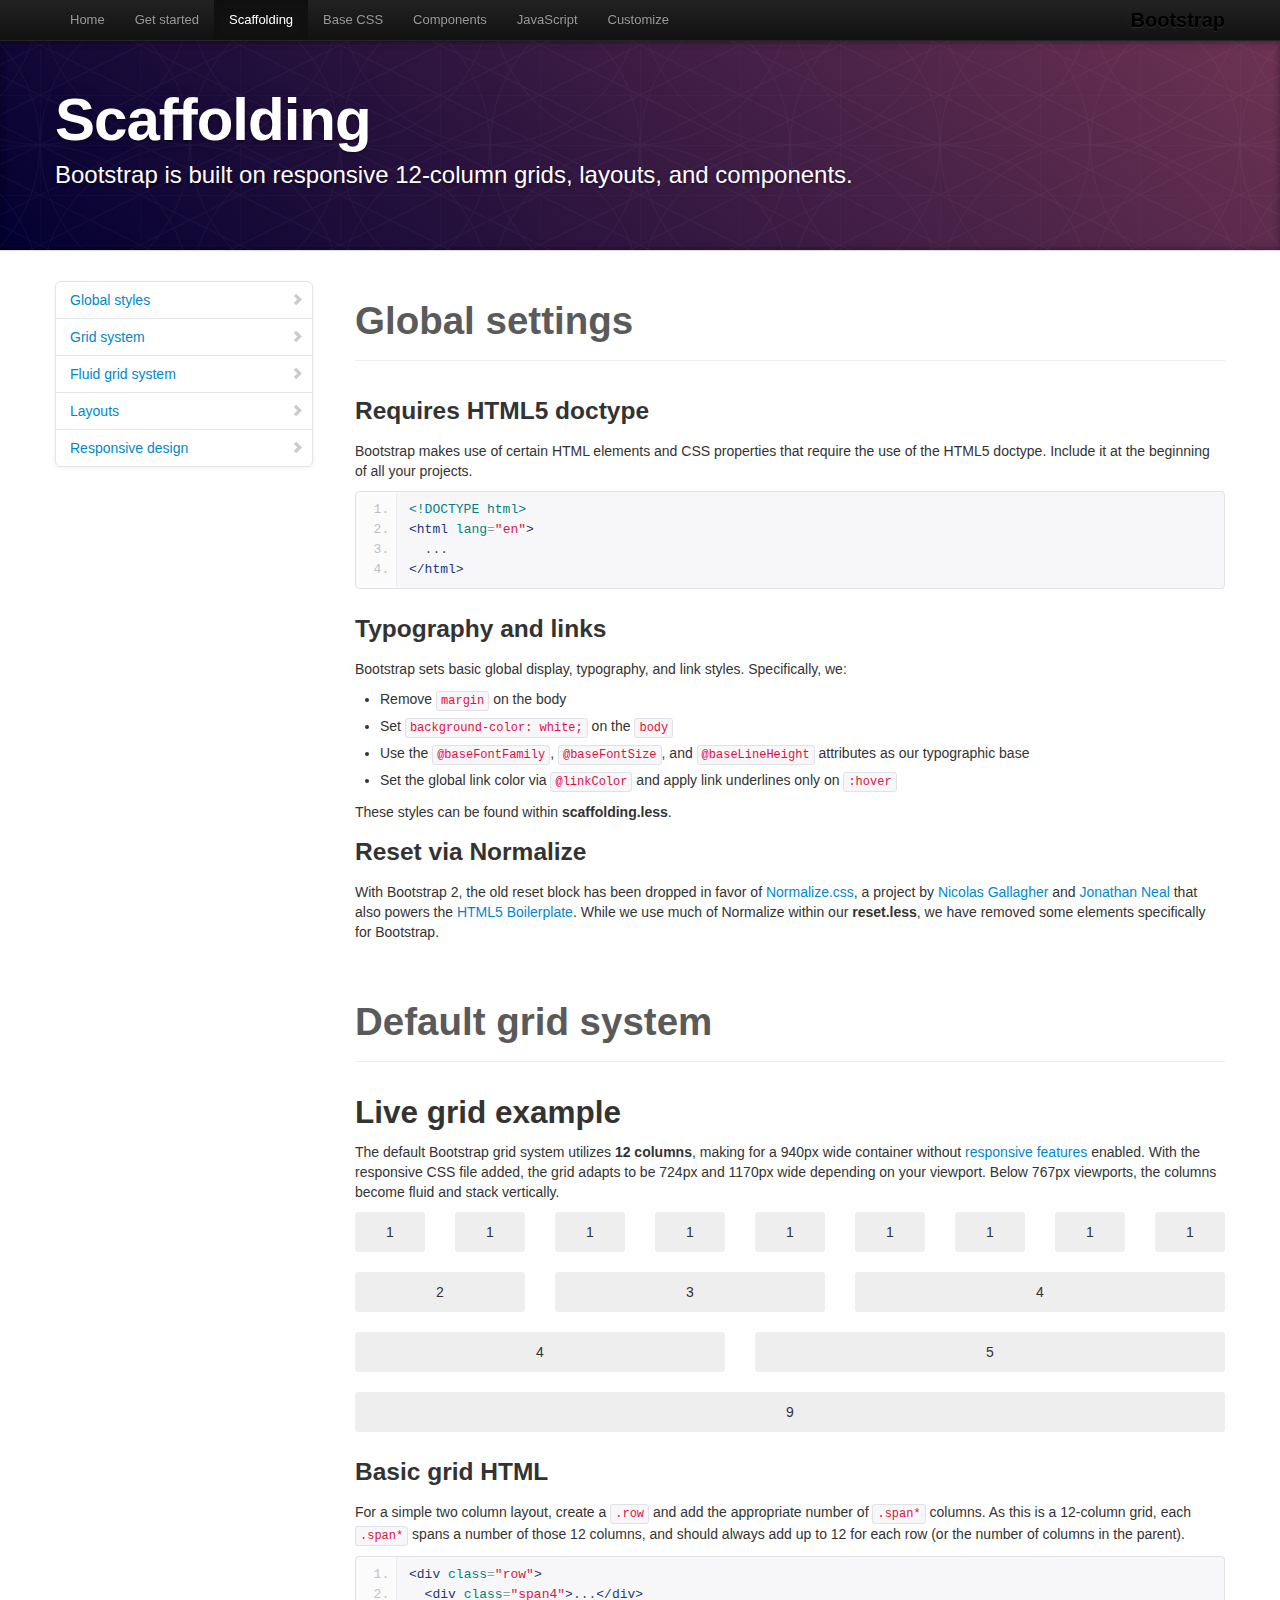
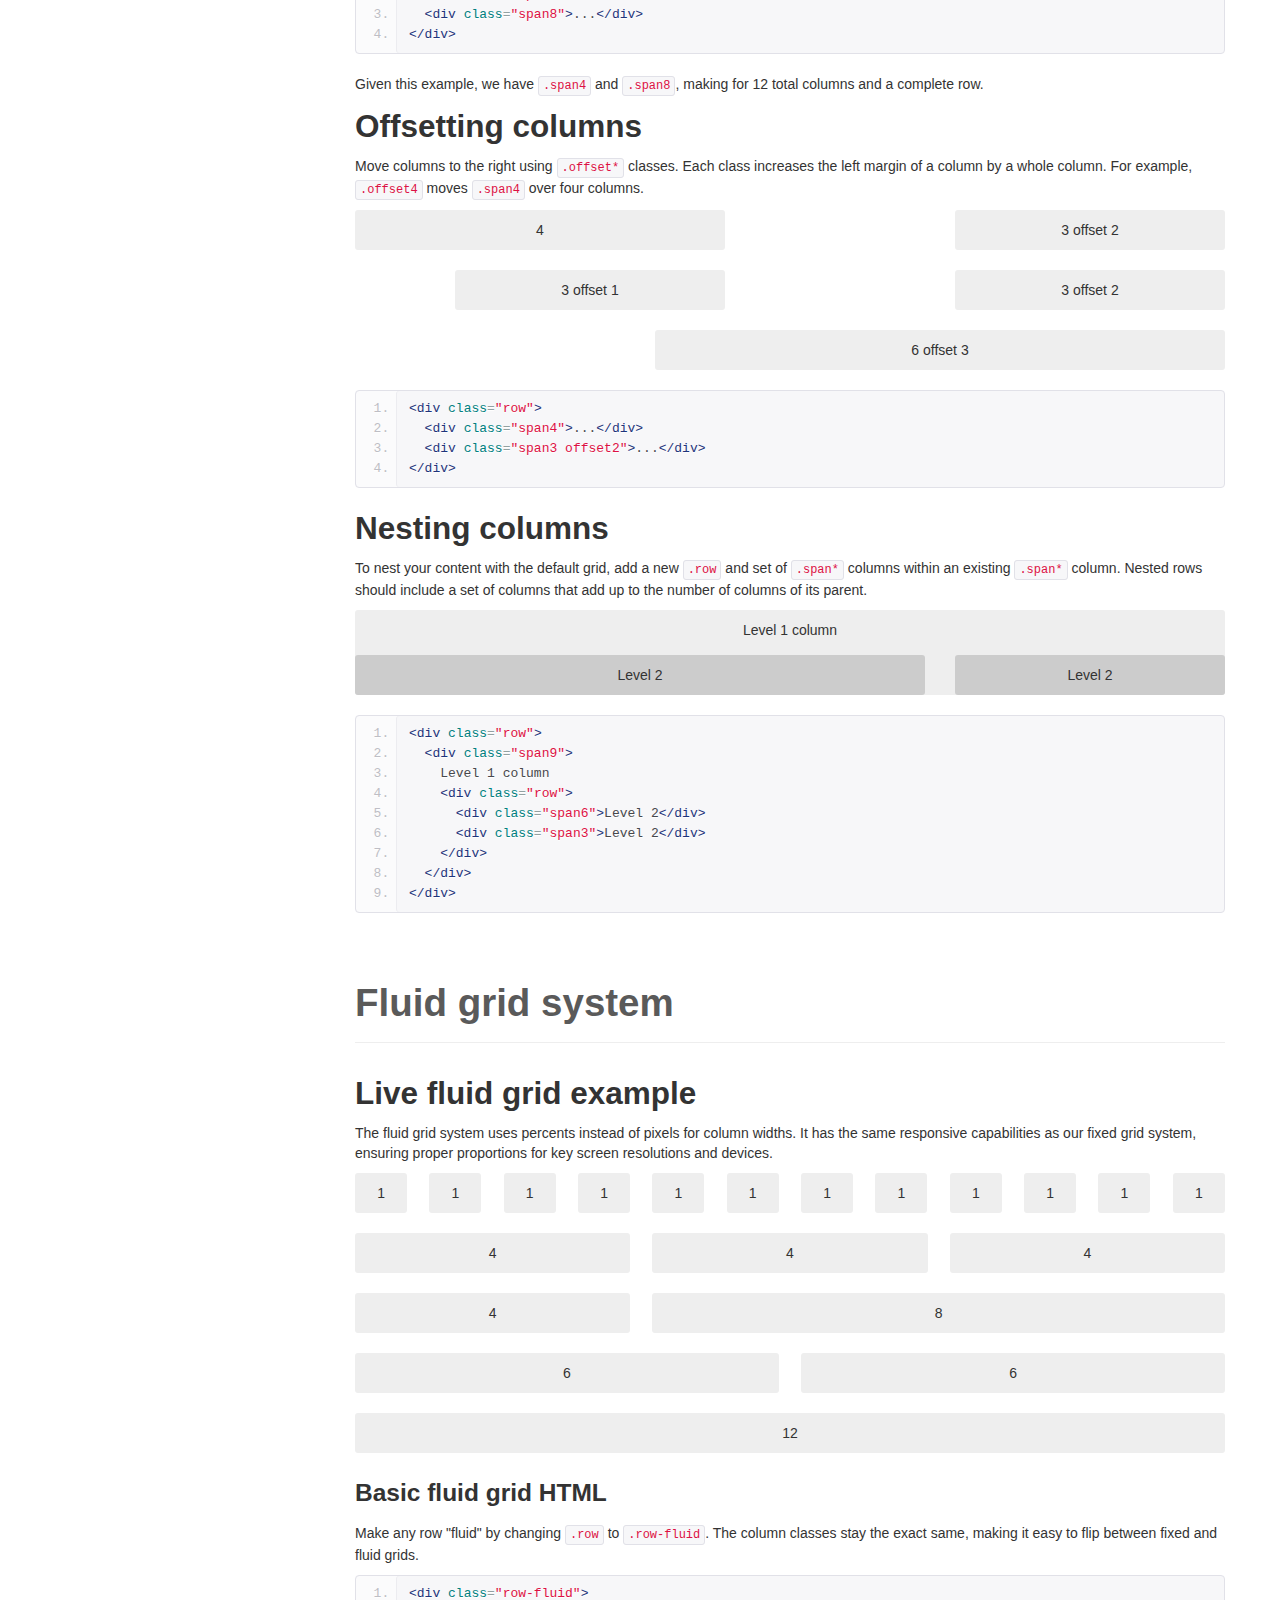
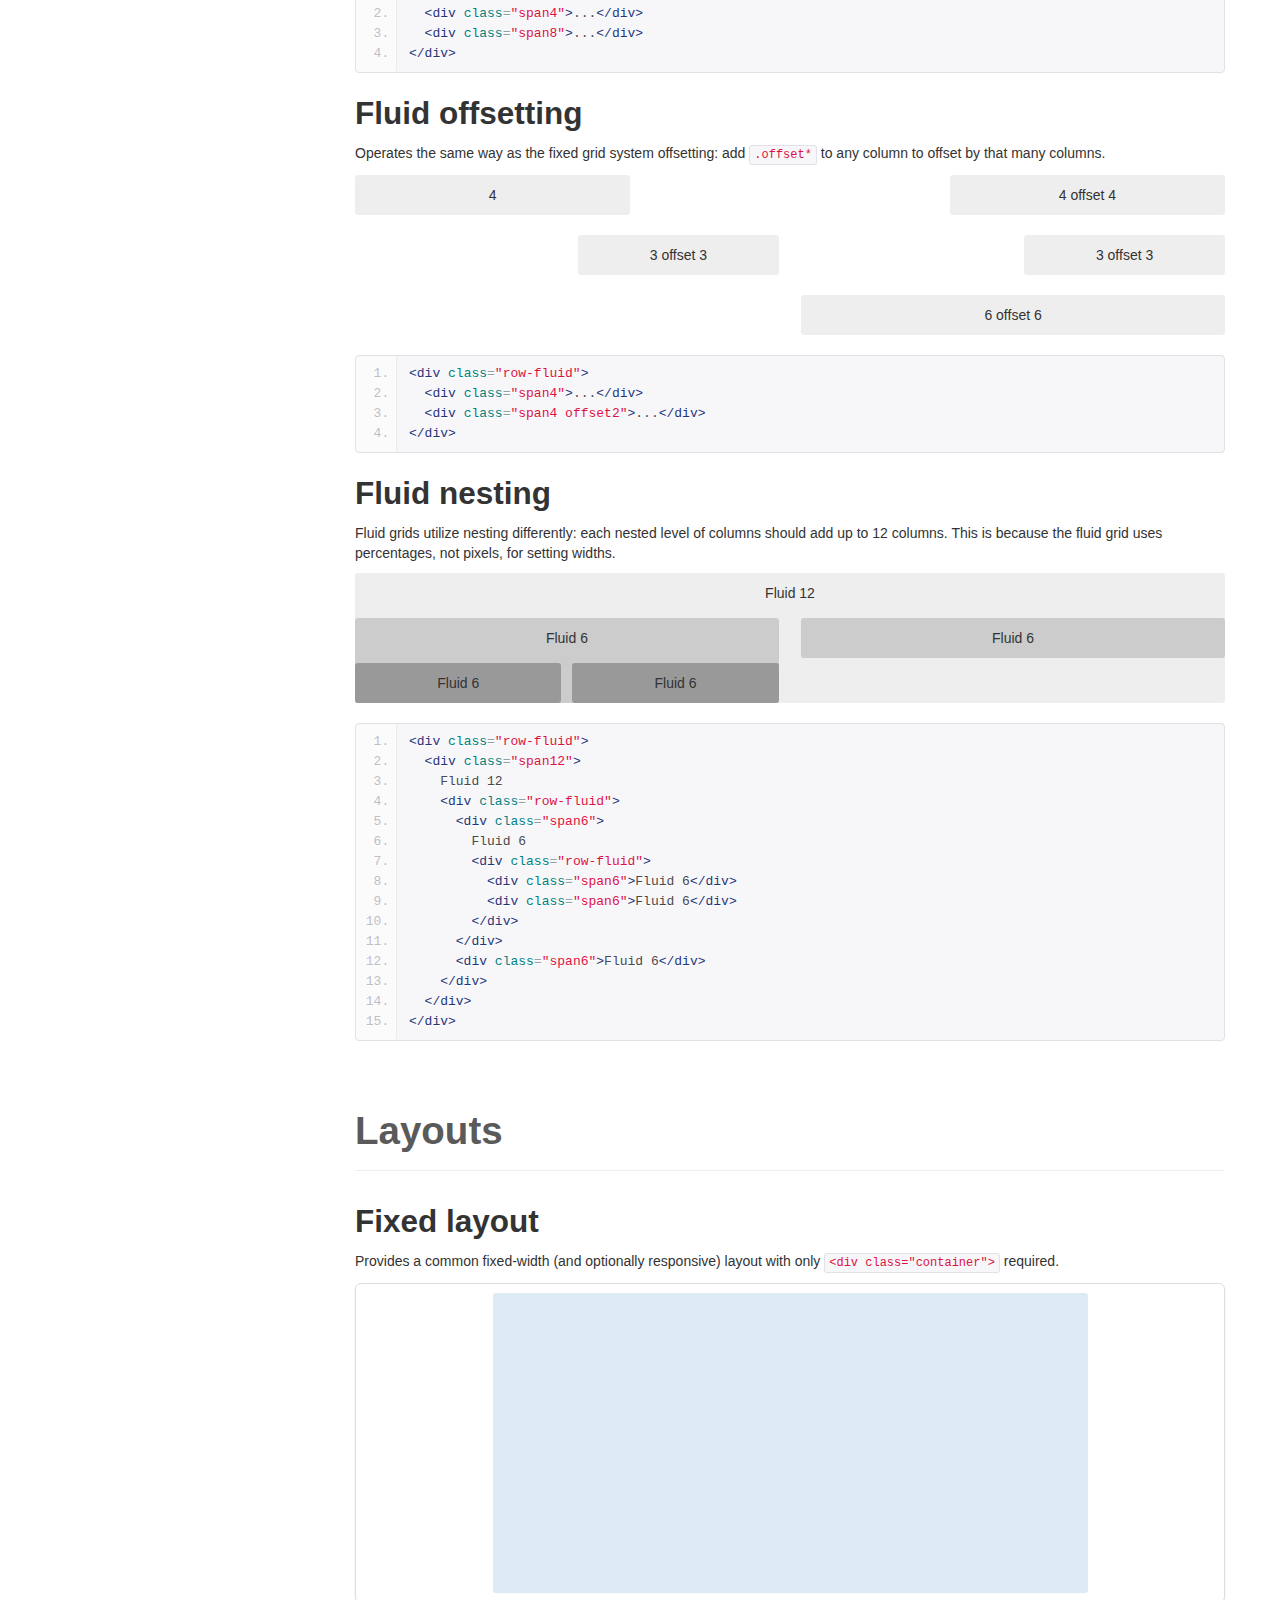
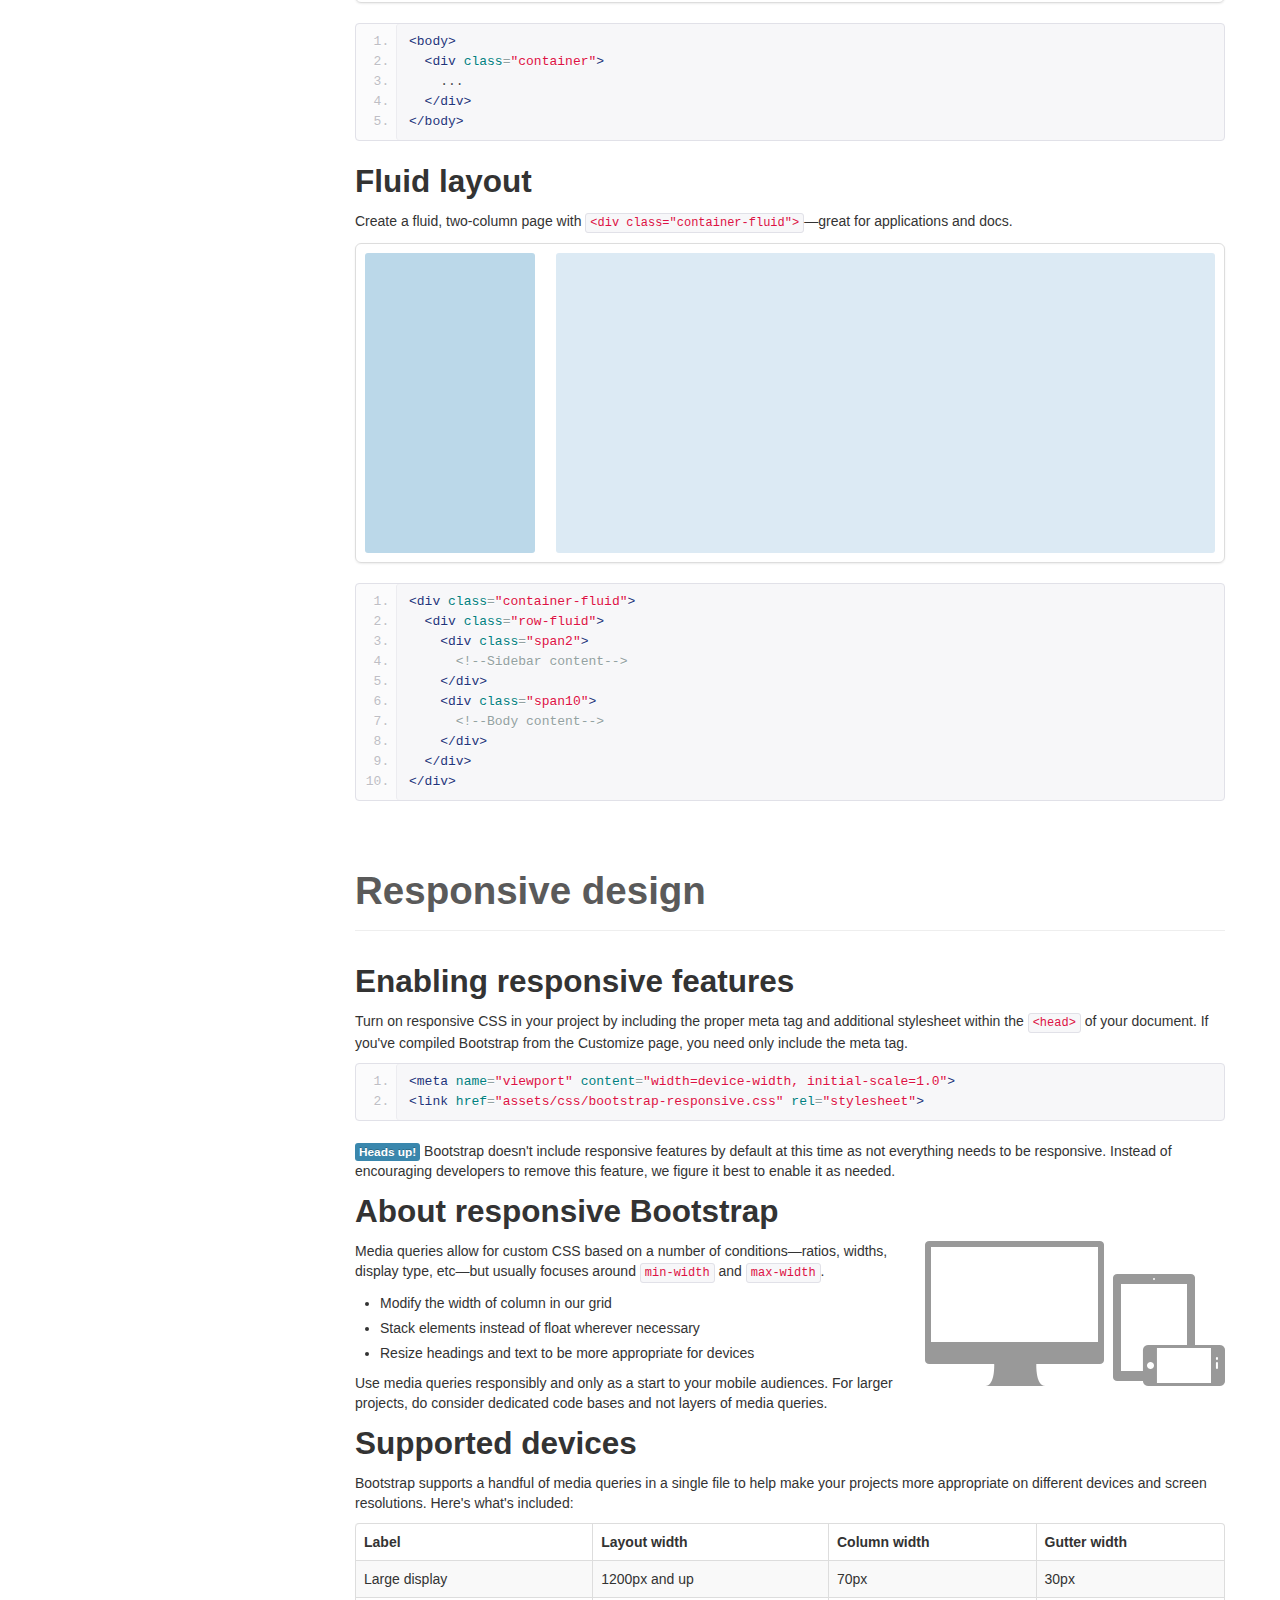
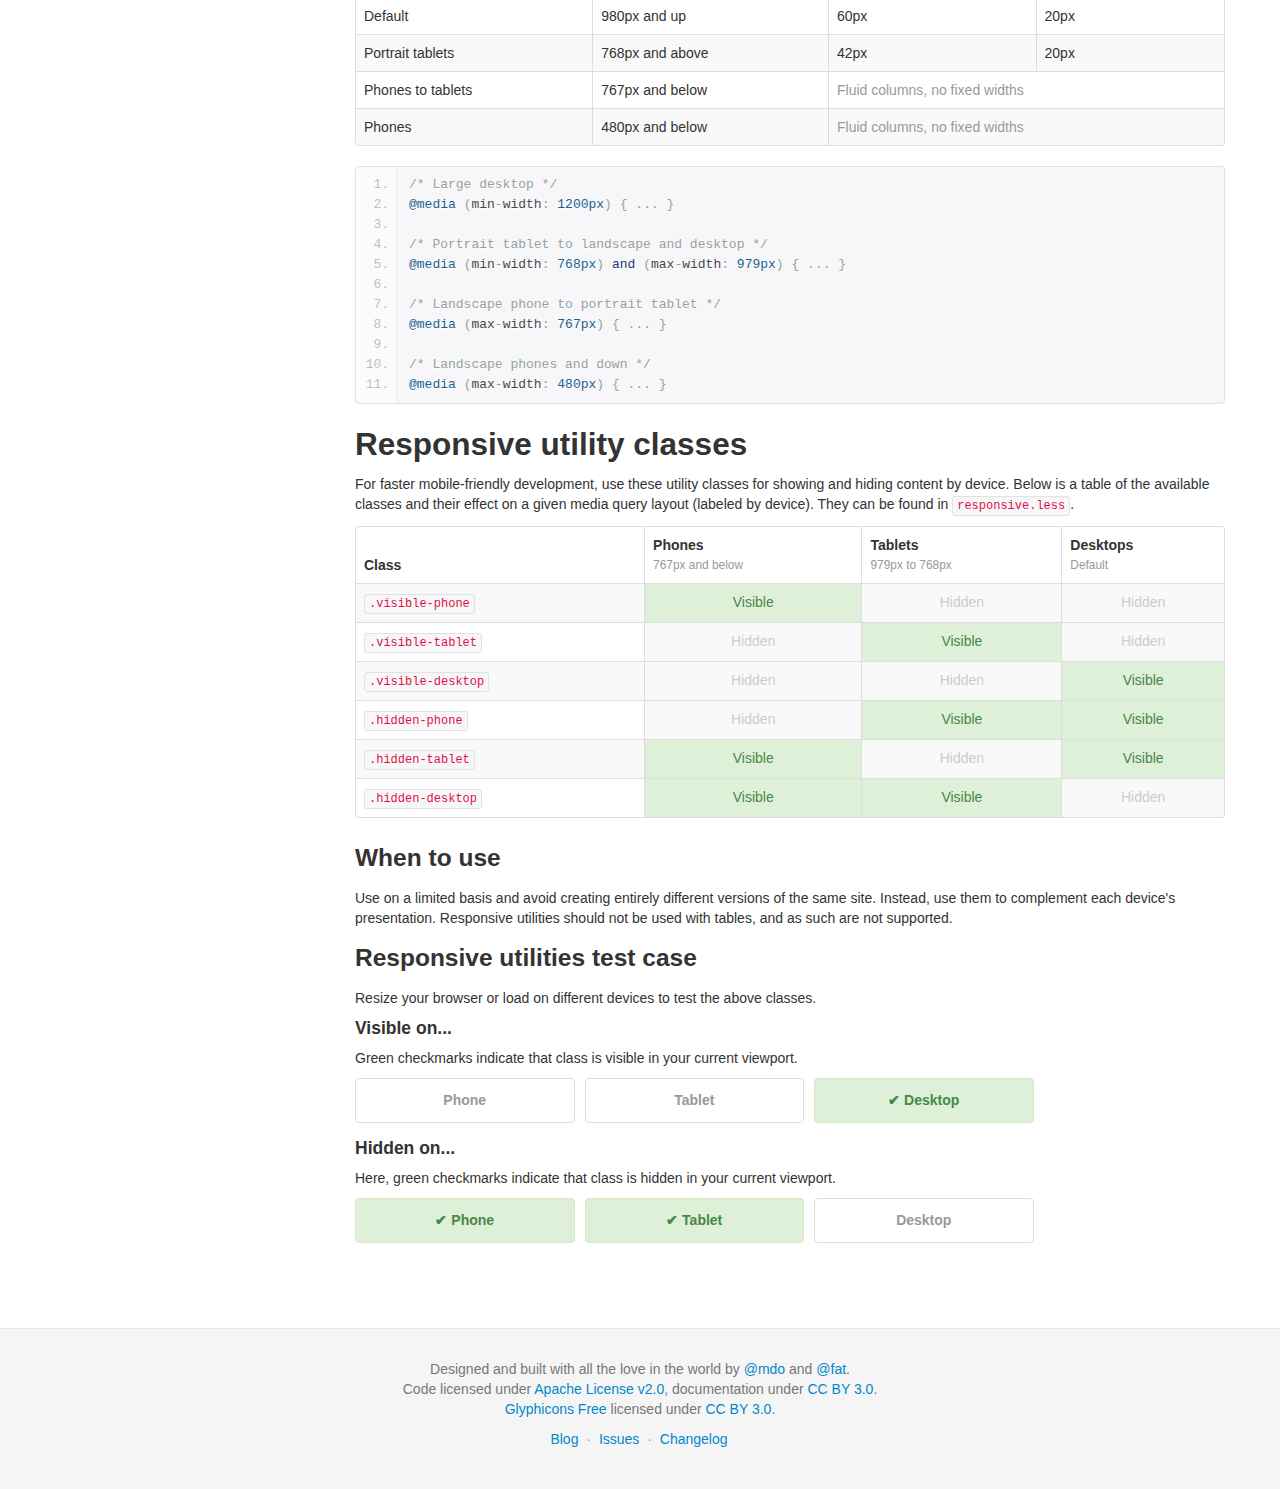
<file: docs/scaffolding.html>
<!DOCTYPE html>
<html lang="en">
  <head>
    <meta charset="utf-8">
    <title>Scaffolding · Bootstrap</title>
    <meta name="viewport" content="width=device-width, initial-scale=1.0">
    <meta name="description" content="">
    <meta name="author" content="">

    <!-- Le styles -->
    <link href="assets/css/bootstrap.css" rel="stylesheet">
    <link href="assets/css/bootstrap-responsive.css" rel="stylesheet">
    <link href="assets/css/docs.css" rel="stylesheet">
    <link href="assets/js/google-code-prettify/prettify.css" rel="stylesheet">

    <!-- Le HTML5 shim, for IE6-8 support of HTML5 elements -->
    <!--[if lt IE 9]>
      <script src="assets/js/html5shiv.js"></script>
    <![endif]-->

    <!-- Le fav and touch icons -->
    <link rel="apple-touch-icon-precomposed" sizes="144x144" href="assets/ico/apple-touch-icon-144-precomposed.png">
    <link rel="apple-touch-icon-precomposed" sizes="114x114" href="assets/ico/apple-touch-icon-114-precomposed.png">
      <link rel="apple-touch-icon-precomposed" sizes="72x72" href="assets/ico/apple-touch-icon-72-precomposed.png">
                    <link rel="apple-touch-icon-precomposed" href="assets/ico/apple-touch-icon-57-precomposed.png">
                                   <link rel="shortcut icon" href="assets/ico/favicon.png">

  </head>

  <body data-spy="scroll" data-target=".bs-docs-sidebar">

    <!-- Navbar
    ================================================== -->
    <div class="navbar navbar-inverse navbar-fixed-top">
      <div class="navbar-inner">
        <div class="container">
          <button type="button" class="btn btn-navbar" data-toggle="collapse" data-target=".nav-collapse">
            <span class="icon-bar"></span>
            <span class="icon-bar"></span>
            <span class="icon-bar"></span>
          </button>
          <a class="brand" href="./index.html">Bootstrap</a>
          <div class="nav-collapse collapse">
            <ul class="nav">
              <li class="">
                <a href="./index.html">Home</a>
              </li>
              <li class="">
                <a href="./getting-started.html">Get started</a>
              </li>
              <li class="active">
                <a href="./scaffolding.html">Scaffolding</a>
              </li>
              <li class="">
                <a href="./base-css.html">Base CSS</a>
              </li>
              <li class="">
                <a href="./components.html">Components</a>
              </li>
              <li class="">
                <a href="./javascript.html">JavaScript</a>
              </li>
              <li class="">
                <a href="./customize.html">Customize</a>
              </li>
            </ul>
          </div>
        </div>
      </div>
    </div>

<!-- Subhead
================================================== -->
<header class="jumbotron subhead" id="overview">
  <div class="container">
    <h1>Scaffolding</h1>
    <p class="lead">Bootstrap is built on responsive 12-column grids, layouts, and components.</p>
  </div>
</header>

  <div class="container">

    <!-- Docs nav
    ================================================== -->
    <div class="row">
      <div class="span3 bs-docs-sidebar">
        <ul class="nav nav-list bs-docs-sidenav">
          <li><a href="#global"><i class="icon-chevron-right"></i> Global styles</a></li>
          <li><a href="#gridSystem"><i class="icon-chevron-right"></i> Grid system</a></li>
          <li><a href="#fluidGridSystem"><i class="icon-chevron-right"></i> Fluid grid system</a></li>
          <li><a href="#layouts"><i class="icon-chevron-right"></i> Layouts</a></li>
          <li><a href="#responsive"><i class="icon-chevron-right"></i> Responsive design</a></li>
        </ul>
      </div>
      <div class="span9">



        <!-- Global Bootstrap settings
        ================================================== -->
        <section id="global">
          <div class="page-header">
            <h1>Global settings</h1>
          </div>

          <h3>Requires HTML5 doctype</h3>
          <p>Bootstrap makes use of certain HTML elements and CSS properties that require the use of the HTML5 doctype. Include it at the beginning of all your projects.</p>
<pre class="prettyprint linenums">
&lt;!DOCTYPE html&gt;
&lt;html lang="en"&gt;
  ...
&lt;/html&gt;
</pre>

          <h3>Typography and links</h3>
          <p>Bootstrap sets basic global display, typography, and link styles. Specifically, we:</p>
          <ul>
            <li>Remove <code>margin</code> on the body</li>
            <li>Set <code>background-color: white;</code> on the <code>body</code></li>
            <li>Use the <code>@baseFontFamily</code>, <code>@baseFontSize</code>, and <code>@baseLineHeight</code> attributes as our typographic base</li>
            <li>Set the global link color via <code>@linkColor</code> and apply link underlines only on <code>:hover</code></li>
          </ul>
          <p>These styles can be found within <strong>scaffolding.less</strong>.</p>

          <h3>Reset via Normalize</h3>
          <p>With Bootstrap 2, the old reset block has been dropped in favor of <a href="http://necolas.github.com/normalize.css/" target="_blank">Normalize.css</a>, a project by <a href="http://twitter.com/necolas" target="_blank">Nicolas Gallagher</a> and <a href="http://twitter.com/jon_neal" target="_blank">Jonathan Neal</a> that also powers the <a href="http://html5boilerplate.com" target="_blank">HTML5 Boilerplate</a>. While we use much of Normalize within our <strong>reset.less</strong>, we have removed some elements specifically for Bootstrap.</p>

        </section>




        <!-- Grid system
        ================================================== -->
        <section id="gridSystem">
          <div class="page-header">
            <h1>Default grid system</h1>
          </div>

          <h2>Live grid example</h2>
          <p>The default Bootstrap grid system utilizes <strong>12 columns</strong>, making for a 940px wide container without <a href="./scaffolding.html#responsive">responsive features</a> enabled. With the responsive CSS file added, the grid adapts to be 724px and 1170px wide depending on your viewport. Below 767px viewports, the columns become fluid and stack vertically.</p>
          <div class="bs-docs-grid">
            <div class="row show-grid">
              <div class="span1">1</div>
              <div class="span1">1</div>
              <div class="span1">1</div>
              <div class="span1">1</div>
              <div class="span1">1</div>
              <div class="span1">1</div>
              <div class="span1">1</div>
              <div class="span1">1</div>
              <div class="span1">1</div>
            </div>
            <div class="row show-grid">
              <div class="span2">2</div>
              <div class="span3">3</div>
              <div class="span4">4</div>
            </div>
            <div class="row show-grid">
              <div class="span4">4</div>
              <div class="span5">5</div>
            </div>
            <div class="row show-grid">
              <div class="span9">9</div>
            </div>
          </div>

          <h3>Basic grid HTML</h3>
          <p>For a simple two column layout, create a <code>.row</code> and add the appropriate number of <code>.span*</code> columns. As this is a 12-column grid, each <code>.span*</code> spans a number of those 12 columns, and should always add up to 12 for each row (or the number of columns in the parent).</p>
<pre class="prettyprint linenums">
&lt;div class="row"&gt;
  &lt;div class="span4"&gt;...&lt;/div&gt;
  &lt;div class="span8"&gt;...&lt;/div&gt;
&lt;/div&gt;
</pre>
          <p>Given this example, we have <code>.span4</code> and <code>.span8</code>, making for 12 total columns and a complete row.</p>

          <h2>Offsetting columns</h2>
          <p>Move columns to the right using <code>.offset*</code> classes. Each class increases the left margin of a column by a whole column. For example, <code>.offset4</code> moves <code>.span4</code> over four columns.</p>
          <div class="bs-docs-grid">
            <div class="row show-grid">
              <div class="span4">4</div>
              <div class="span3 offset2">3 offset 2</div>
            </div><!-- /row -->
            <div class="row show-grid">
              <div class="span3 offset1">3 offset 1</div>
              <div class="span3 offset2">3 offset 2</div>
            </div><!-- /row -->
            <div class="row show-grid">
              <div class="span6 offset3">6 offset 3</div>
            </div><!-- /row -->
          </div>
<pre class="prettyprint linenums">
&lt;div class="row"&gt;
  &lt;div class="span4"&gt;...&lt;/div&gt;
  &lt;div class="span3 offset2"&gt;...&lt;/div&gt;
&lt;/div&gt;
</pre>

          <h2>Nesting columns</h2>
          <p>To nest your content with the default grid, add a new <code>.row</code> and set of <code>.span*</code> columns within an existing <code>.span*</code> column. Nested rows should include a set of columns that add up to the number of columns of its parent.</p>
          <div class="row show-grid">
            <div class="span9">
              Level 1 column
              <div class="row show-grid">
                <div class="span6">
                  Level 2
                </div>
                <div class="span3">
                  Level 2
                </div>
              </div>
            </div>
          </div>
<pre class="prettyprint linenums">
&lt;div class="row"&gt;
  &lt;div class="span9"&gt;
    Level 1 column
    &lt;div class="row"&gt;
      &lt;div class="span6"&gt;Level 2&lt;/div&gt;
      &lt;div class="span3"&gt;Level 2&lt;/div&gt;
    &lt;/div&gt;
  &lt;/div&gt;
&lt;/div&gt;
</pre>
        </section>



        <!-- Fluid grid system
        ================================================== -->
        <section id="fluidGridSystem">
          <div class="page-header">
            <h1>Fluid grid system</h1>
          </div>

          <h2>Live fluid grid example</h2>
          <p>The fluid grid system uses percents instead of pixels for column widths. It has the same responsive capabilities as our fixed grid system, ensuring proper proportions for key screen resolutions and devices.</p>
          <div class="bs-docs-grid">
            <div class="row-fluid show-grid">
              <div class="span1">1</div>
              <div class="span1">1</div>
              <div class="span1">1</div>
              <div class="span1">1</div>
              <div class="span1">1</div>
              <div class="span1">1</div>
              <div class="span1">1</div>
              <div class="span1">1</div>
              <div class="span1">1</div>
              <div class="span1">1</div>
              <div class="span1">1</div>
              <div class="span1">1</div>
            </div>
            <div class="row-fluid show-grid">
              <div class="span4">4</div>
              <div class="span4">4</div>
              <div class="span4">4</div>
            </div>
            <div class="row-fluid show-grid">
              <div class="span4">4</div>
              <div class="span8">8</div>
            </div>
            <div class="row-fluid show-grid">
              <div class="span6">6</div>
              <div class="span6">6</div>
            </div>
            <div class="row-fluid show-grid">
              <div class="span12">12</div>
            </div>
          </div>

          <h3>Basic fluid grid HTML</h3>
          <p>Make any row "fluid" by changing <code>.row</code> to <code>.row-fluid</code>. The column classes stay the exact same, making it easy to flip between fixed and fluid grids.</p>
<pre class="prettyprint linenums">
&lt;div class="row-fluid"&gt;
  &lt;div class="span4"&gt;...&lt;/div&gt;
  &lt;div class="span8"&gt;...&lt;/div&gt;
&lt;/div&gt;
</pre>

          <h2>Fluid offsetting</h2>
          <p>Operates the same way as the fixed grid system offsetting: add <code>.offset*</code> to any column to offset by that many columns.</p>
          <div class="bs-docs-grid">
            <div class="row-fluid show-grid">
              <div class="span4">4</div>
              <div class="span4 offset4">4 offset 4</div>
            </div><!-- /row -->
            <div class="row-fluid show-grid">
              <div class="span3 offset3">3 offset 3</div>
              <div class="span3 offset3">3 offset 3</div>
            </div><!-- /row -->
            <div class="row-fluid show-grid">
              <div class="span6 offset6">6 offset 6</div>
            </div><!-- /row -->
          </div>
<pre class="prettyprint linenums">
&lt;div class="row-fluid"&gt;
  &lt;div class="span4"&gt;...&lt;/div&gt;
  &lt;div class="span4 offset2"&gt;...&lt;/div&gt;
&lt;/div&gt;
</pre>

          <h2>Fluid nesting</h2>
          <p>Fluid grids utilize nesting differently: each nested level of columns should add up to 12 columns. This is because the fluid grid uses percentages, not pixels, for setting widths.</p>
          <div class="row-fluid show-grid">
            <div class="span12">
              Fluid 12
              <div class="row-fluid show-grid">
                <div class="span6">
                  Fluid 6
                  <div class="row-fluid show-grid">
                    <div class="span6">
                      Fluid 6
                    </div>
                    <div class="span6">
                      Fluid 6
                    </div>
                  </div>
                </div>
                <div class="span6">
                  Fluid 6
                </div>
              </div>
            </div>
          </div>
<pre class="prettyprint linenums">
&lt;div class="row-fluid"&gt;
  &lt;div class="span12"&gt;
    Fluid 12
    &lt;div class="row-fluid"&gt;
      &lt;div class="span6"&gt;
        Fluid 6
        &lt;div class="row-fluid"&gt;
          &lt;div class="span6"&gt;Fluid 6&lt;/div&gt;
          &lt;div class="span6"&gt;Fluid 6&lt;/div&gt;
        &lt;/div&gt;
      &lt;/div&gt;
      &lt;div class="span6"&gt;Fluid 6&lt;/div&gt;
    &lt;/div&gt;
  &lt;/div&gt;
&lt;/div&gt;
</pre>

        </section>




        <!-- Layouts (Default and fluid)
        ================================================== -->
        <section id="layouts">
          <div class="page-header">
            <h1>Layouts</h1>
          </div>

          <h2>Fixed layout</h2>
          <p>Provides a common fixed-width (and optionally responsive) layout with only <code>&lt;div class="container"&gt;</code> required.</p>
          <div class="mini-layout">
            <div class="mini-layout-body"></div>
          </div>
<pre class="prettyprint linenums">
&lt;body&gt;
  &lt;div class="container"&gt;
    ...
  &lt;/div&gt;
&lt;/body&gt;
</pre>

          <h2>Fluid layout</h2>
          <p>Create a fluid, two-column page with <code>&lt;div class="container-fluid"&gt;</code>&mdash;great for applications and docs.</p>
          <div class="mini-layout fluid">
            <div class="mini-layout-sidebar"></div>
            <div class="mini-layout-body"></div>
          </div>
<pre class="prettyprint linenums">
&lt;div class="container-fluid"&gt;
  &lt;div class="row-fluid"&gt;
    &lt;div class="span2"&gt;
      &lt;!--Sidebar content--&gt;
    &lt;/div&gt;
    &lt;div class="span10"&gt;
      &lt;!--Body content--&gt;
    &lt;/div&gt;
  &lt;/div&gt;
&lt;/div&gt;
</pre>
        </section>




        <!-- Responsive design
        ================================================== -->
        <section id="responsive">
          <div class="page-header">
            <h1>Responsive design</h1>
          </div>

          <h2>Enabling responsive features</h2>
          <p>Turn on responsive CSS in your project by including the proper meta tag and additional stylesheet within the <code>&lt;head&gt;</code> of your document. If you've compiled Bootstrap from the Customize page, you need only include the meta tag.</p>
<pre class="prettyprint linenums">
&lt;meta name="viewport" content="width=device-width, initial-scale=1.0"&gt;
&lt;link href="assets/css/bootstrap-responsive.css" rel="stylesheet"&gt;
</pre>
          <p><span class="label label-info">Heads up!</span>  Bootstrap doesn't include responsive features by default at this time as not everything needs to be responsive. Instead of encouraging developers to remove this feature, we figure it best to enable it as needed.</p>

          <h2>About responsive Bootstrap</h2>
          <img src="assets/img/responsive-illustrations.png" alt="Responsive devices" style="float: right; margin: 0 0 20px 20px;">
          <p>Media queries allow for custom CSS based on a number of conditions&mdash;ratios, widths, display type, etc&mdash;but usually focuses around <code>min-width</code> and <code>max-width</code>.</p>
          <ul>
            <li>Modify the width of column in our grid</li>
            <li>Stack elements instead of float wherever necessary</li>
            <li>Resize headings and text to be more appropriate for devices</li>
          </ul>
          <p>Use media queries responsibly and only as a start to your mobile audiences. For larger projects, do consider dedicated code bases and not layers of media queries.</p>

          <h2>Supported devices</h2>
          <p>Bootstrap supports a handful of media queries in a single file to help make your projects more appropriate on different devices and screen resolutions. Here's what's included:</p>
          <table class="table table-bordered table-striped">
            <thead>
              <tr>
                <th>Label</th>
                <th>Layout width</th>
                <th>Column width</th>
                <th>Gutter width</th>
              </tr>
            </thead>
            <tbody>
              <tr>
                <td>Large display</td>
                <td>1200px and up</td>
                <td>70px</td>
                <td>30px</td>
              </tr>
              <tr>
                <td>Default</td>
                <td>980px and up</td>
                <td>60px</td>
                <td>20px</td>
              </tr>
              <tr>
                <td>Portrait tablets</td>
                <td>768px and above</td>
                <td>42px</td>
                <td>20px</td>
              </tr>
              <tr>
                <td>Phones to tablets</td>
                <td>767px and below</td>
                <td class="muted" colspan="2">Fluid columns, no fixed widths</td>
              </tr>
              <tr>
                <td>Phones</td>
                <td>480px and below</td>
                <td class="muted" colspan="2">Fluid columns, no fixed widths</td>
              </tr>
            </tbody>
          </table>
<pre class="prettyprint linenums">
/* Large desktop */
@media (min-width: 1200px) { ... }

/* Portrait tablet to landscape and desktop */
@media (min-width: 768px) and (max-width: 979px) { ... }

/* Landscape phone to portrait tablet */
@media (max-width: 767px) { ... }

/* Landscape phones and down */
@media (max-width: 480px) { ... }
</pre>


          <h2>Responsive utility classes</h2>
          <p>For faster mobile-friendly development, use these utility classes for showing and hiding content by device. Below is a table of the available classes and their effect on a given media query layout (labeled by device). They can be found in <code>responsive.less</code>.</p>
          <table class="table table-bordered table-striped responsive-utilities">
            <thead>
              <tr>
                <th>Class</th>
                <th>Phones <small>767px and below</small></th>
                <th>Tablets <small>979px to 768px</small></th>
                <th>Desktops <small>Default</small></th>
              </tr>
            </thead>
            <tbody>
              <tr>
                <th><code>.visible-phone</code></th>
                <td class="is-visible">Visible</td>
                <td class="is-hidden">Hidden</td>
                <td class="is-hidden">Hidden</td>
              </tr>
              <tr>
                <th><code>.visible-tablet</code></th>
                <td class="is-hidden">Hidden</td>
                <td class="is-visible">Visible</td>
                <td class="is-hidden">Hidden</td>
              </tr>
              <tr>
                <th><code>.visible-desktop</code></th>
                <td class="is-hidden">Hidden</td>
                <td class="is-hidden">Hidden</td>
                <td class="is-visible">Visible</td>
              </tr>
              <tr>
                <th><code>.hidden-phone</code></th>
                <td class="is-hidden">Hidden</td>
                <td class="is-visible">Visible</td>
                <td class="is-visible">Visible</td>
              </tr>
              <tr>
                <th><code>.hidden-tablet</code></th>
                <td class="is-visible">Visible</td>
                <td class="is-hidden">Hidden</td>
                <td class="is-visible">Visible</td>
              </tr>
              <tr>
                <th><code>.hidden-desktop</code></th>
                <td class="is-visible">Visible</td>
                <td class="is-visible">Visible</td>
                <td class="is-hidden">Hidden</td>
              </tr>
            </tbody>
          </table>

          <h3>When to use</h3>
          <p>Use on a limited basis and avoid creating entirely different versions of the same site. Instead, use them to complement each device's presentation. Responsive utilities should not be used with tables, and as such are not supported.</p>

          <h3>Responsive utilities test case</h3>
          <p>Resize your browser or load on different devices to test the above classes.</p>
          <h4>Visible on...</h4>
          <p>Green checkmarks indicate that class is visible in your current viewport.</p>
          <ul class="responsive-utilities-test">
            <li>Phone<span class="visible-phone">&#10004; Phone</span></li>
            <li>Tablet<span class="visible-tablet">&#10004; Tablet</span></li>
            <li>Desktop<span class="visible-desktop">&#10004; Desktop</span></li>
          </ul>
          <h4>Hidden on...</h4>
          <p>Here, green checkmarks indicate that class is hidden in your current viewport.</p>
          <ul class="responsive-utilities-test hidden-on">
            <li>Phone<span class="hidden-phone">&#10004; Phone</span></li>
            <li>Tablet<span class="hidden-tablet">&#10004; Tablet</span></li>
            <li>Desktop<span class="hidden-desktop">&#10004; Desktop</span></li>
          </ul>

        </section>



      </div>
    </div>

  </div>



    <!-- Footer
    ================================================== -->
    <footer class="footer">
      <div class="container">
        <p>Designed and built with all the love in the world by <a href="http://twitter.com/mdo" target="_blank">@mdo</a> and <a href="http://twitter.com/fat" target="_blank">@fat</a>.</p>
        <p>Code licensed under <a href="http://www.apache.org/licenses/LICENSE-2.0" target="_blank">Apache License v2.0</a>, documentation under <a href="http://creativecommons.org/licenses/by/3.0/">CC BY 3.0</a>.</p>
        <p><a href="http://glyphicons.com">Glyphicons Free</a> licensed under <a href="http://creativecommons.org/licenses/by/3.0/">CC BY 3.0</a>.</p>
        <ul class="footer-links">
          <li><a href="http://blog.getbootstrap.com">Blog</a></li>
          <li class="muted">&middot;</li>
          <li><a href="https://github.com/twitter/bootstrap/issues?state=open">Issues</a></li>
          <li class="muted">&middot;</li>
          <li><a href="https://github.com/twitter/bootstrap/blob/master/CHANGELOG.md">Changelog</a></li>
        </ul>
      </div>
    </footer>



    <!-- Le javascript
    ================================================== -->
    <!-- Placed at the end of the document so the pages load faster -->
    <script type="text/javascript" src="http://platform.twitter.com/widgets.js"></script>
    <script src="assets/js/jquery.js"></script>
    <script src="assets/js/bootstrap-transition.js"></script>
    <script src="assets/js/bootstrap-alert.js"></script>
    <script src="assets/js/bootstrap-modal.js"></script>
    <script src="assets/js/bootstrap-dropdown.js"></script>
    <script src="assets/js/bootstrap-scrollspy.js"></script>
    <script src="assets/js/bootstrap-tab.js"></script>
    <script src="assets/js/bootstrap-tooltip.js"></script>
    <script src="assets/js/bootstrap-popover.js"></script>
    <script src="assets/js/bootstrap-button.js"></script>
    <script src="assets/js/bootstrap-collapse.js"></script>
    <script src="assets/js/bootstrap-carousel.js"></script>
    <script src="assets/js/bootstrap-typeahead.js"></script>
    <script src="assets/js/bootstrap-affix.js"></script>

    <script src="assets/js/holder/holder.js"></script>
    <script src="assets/js/google-code-prettify/prettify.js"></script>

    <script src="assets/js/application.js"></script>



  </body>
</html>
</file>
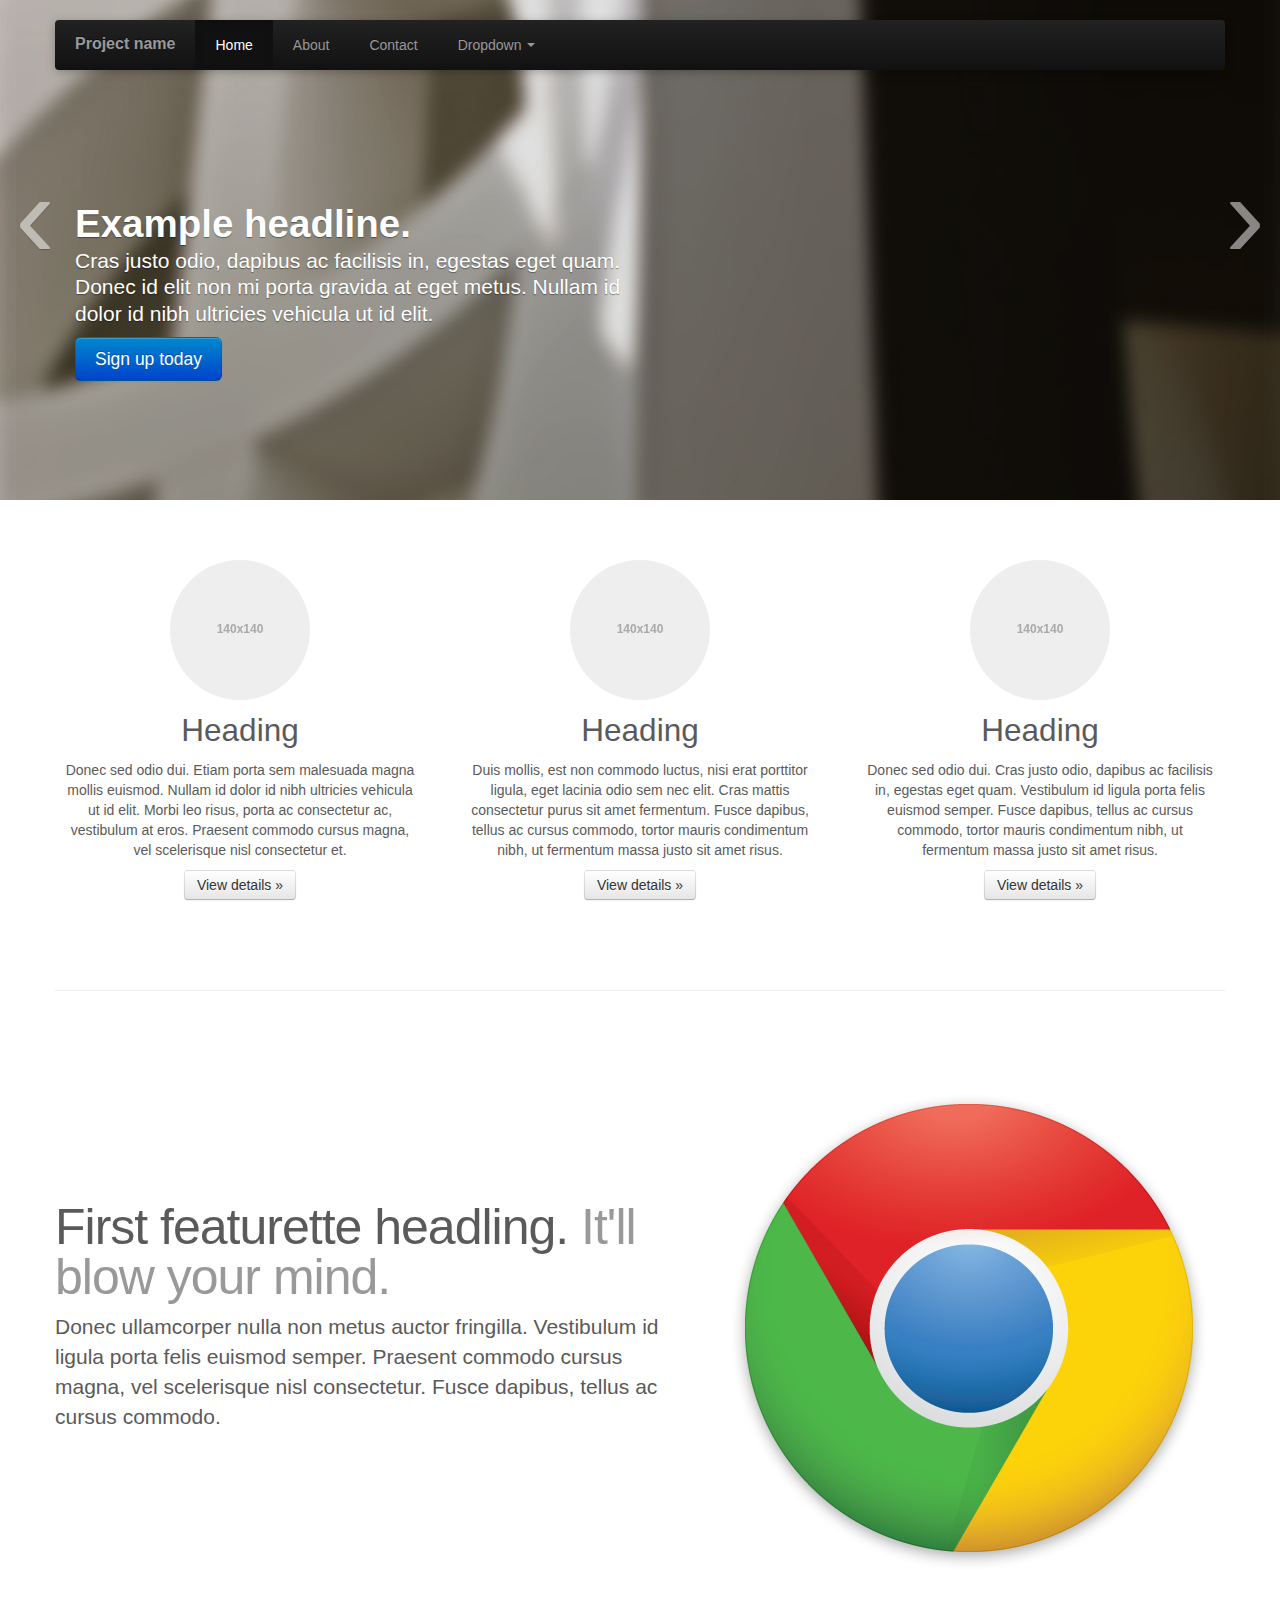
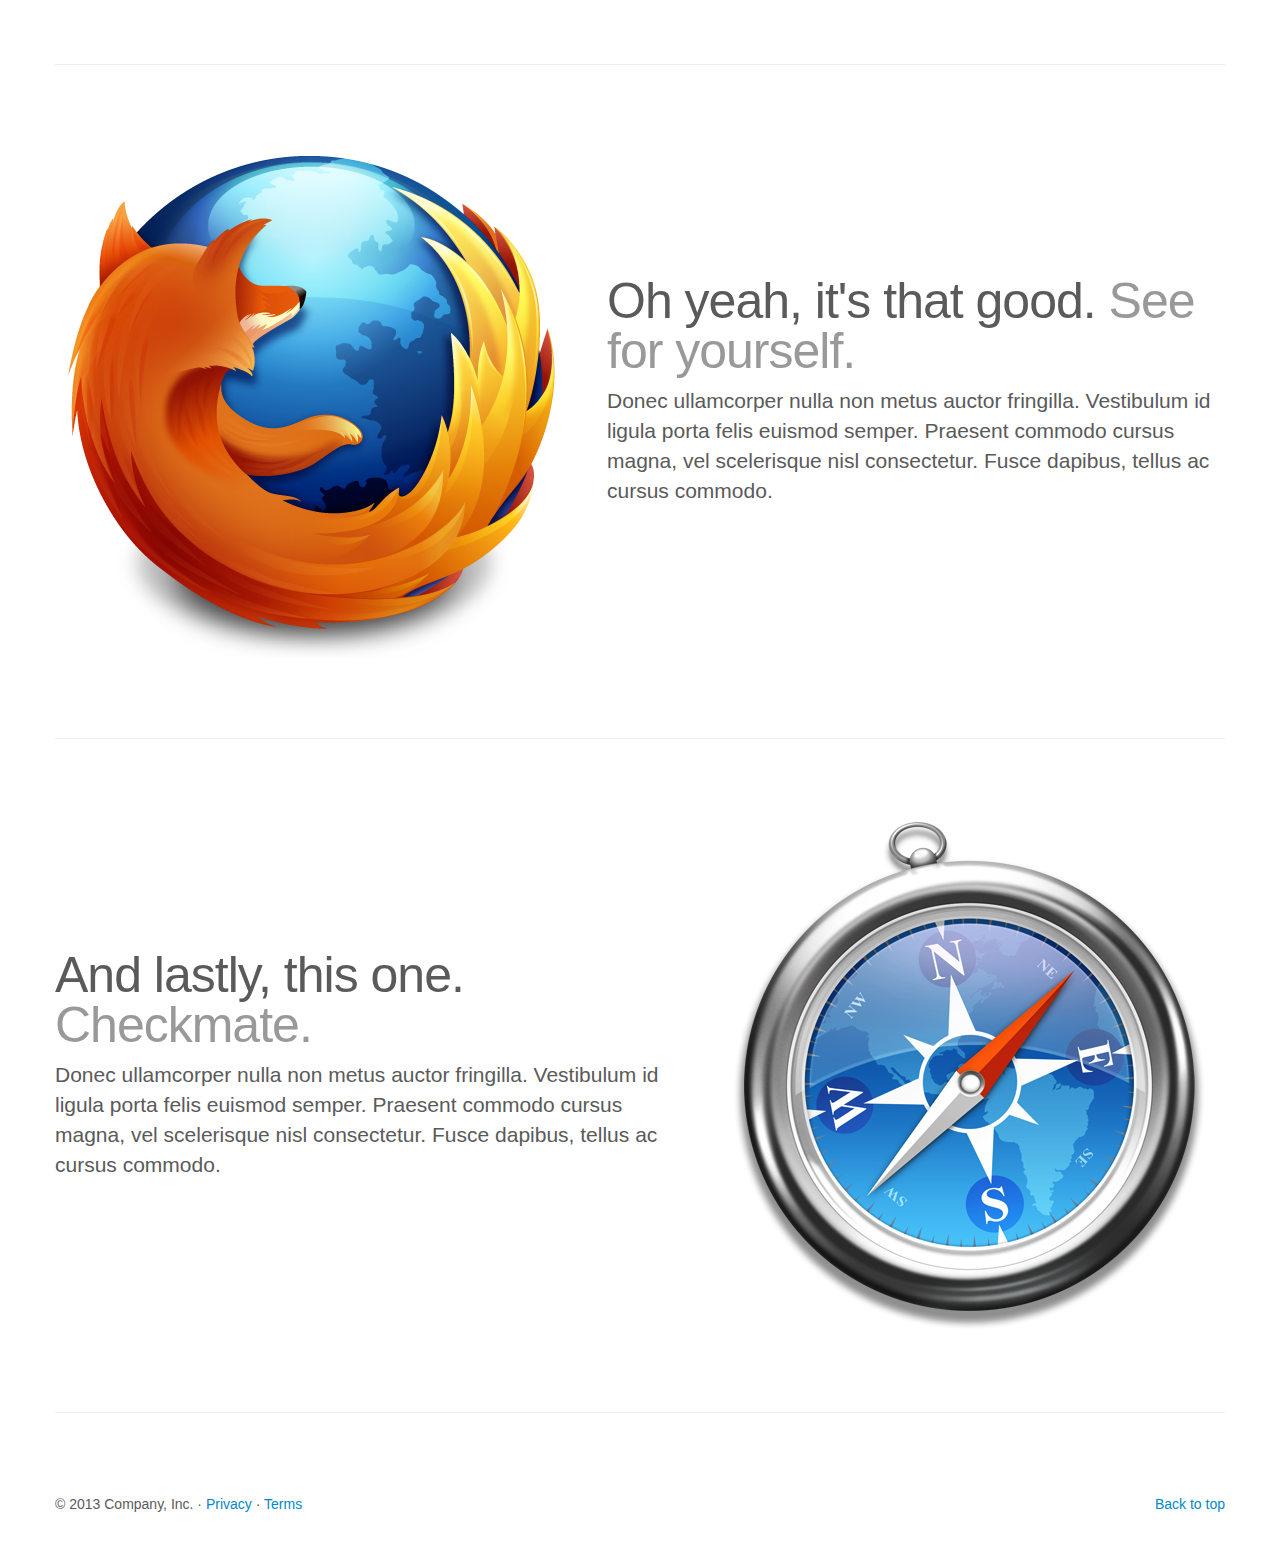
<file: docs/examples/carousel.html>
<!DOCTYPE html>
<html lang="en">
  <head>
    <meta charset="utf-8">
    <title>Carousel Template &middot; Bootstrap</title>
    <meta name="viewport" content="width=device-width, initial-scale=1.0">
    <meta name="description" content="">
    <meta name="author" content="">

    <!-- Le styles -->
    <link href="../assets/css/bootstrap.css" rel="stylesheet">
    <link href="../assets/css/bootstrap-responsive.css" rel="stylesheet">
    <style>

    /* GLOBAL STYLES
    -------------------------------------------------- */
    /* Padding below the footer and lighter body text */

    body {
      padding-bottom: 40px;
      color: #5a5a5a;
    }



    /* CUSTOMIZE THE NAVBAR
    -------------------------------------------------- */

    /* Special class on .container surrounding .navbar, used for positioning it into place. */
    .navbar-wrapper {
      position: absolute;
      top: 0;
      left: 0;
      right: 0;
      z-index: 10;
      margin-top: 20px;
      margin-bottom: -90px; /* Negative margin to pull up carousel. 90px is roughly margins and height of navbar. */
    }
    .navbar-wrapper .navbar {

    }

    /* Remove border and change up box shadow for more contrast */
    .navbar .navbar-inner {
      border: 0;
      -webkit-box-shadow: 0 2px 10px rgba(0,0,0,.25);
         -moz-box-shadow: 0 2px 10px rgba(0,0,0,.25);
              box-shadow: 0 2px 10px rgba(0,0,0,.25);
    }

    /* Downsize the brand/project name a bit */
    .navbar .brand {
      padding: 14px 20px 16px; /* Increase vertical padding to match navbar links */
      font-size: 16px;
      font-weight: bold;
      text-shadow: 0 -1px 0 rgba(0,0,0,.5);
    }

    /* Navbar links: increase padding for taller navbar */
    .navbar .nav > li > a {
      padding: 15px 20px;
    }

    /* Offset the responsive button for proper vertical alignment */
    .navbar .btn-navbar {
      margin-top: 10px;
    }



    /* CUSTOMIZE THE CAROUSEL
    -------------------------------------------------- */

    /* Carousel base class */
    .carousel {
      margin-bottom: 60px;
    }

    .carousel .container {
      position: relative;
      z-index: 9;
    }

    .carousel-control {
      height: 80px;
      margin-top: 0;
      font-size: 120px;
      text-shadow: 0 1px 1px rgba(0,0,0,.4);
      background-color: transparent;
      border: 0;
      z-index: 10;
    }

    .carousel .item {
      height: 500px;
    }
    .carousel img {
      position: absolute;
      top: 0;
      left: 0;
      min-width: 100%;
      height: 500px;
    }

    .carousel-caption {
      background-color: transparent;
      position: static;
      max-width: 550px;
      padding: 0 20px;
      margin-top: 200px;
    }
    .carousel-caption h1,
    .carousel-caption .lead {
      margin: 0;
      line-height: 1.25;
      color: #fff;
      text-shadow: 0 1px 1px rgba(0,0,0,.4);
    }
    .carousel-caption .btn {
      margin-top: 10px;
    }



    /* MARKETING CONTENT
    -------------------------------------------------- */

    /* Center align the text within the three columns below the carousel */
    .marketing .span4 {
      text-align: center;
    }
    .marketing h2 {
      font-weight: normal;
    }
    .marketing .span4 p {
      margin-left: 10px;
      margin-right: 10px;
    }


    /* Featurettes
    ------------------------- */

    .featurette-divider {
      margin: 80px 0; /* Space out the Bootstrap <hr> more */
    }
    .featurette {
      padding-top: 120px; /* Vertically center images part 1: add padding above and below text. */
      overflow: hidden; /* Vertically center images part 2: clear their floats. */
    }
    .featurette-image {
      margin-top: -120px; /* Vertically center images part 3: negative margin up the image the same amount of the padding to center it. */
    }

    /* Give some space on the sides of the floated elements so text doesn't run right into it. */
    .featurette-image.pull-left {
      margin-right: 40px;
    }
    .featurette-image.pull-right {
      margin-left: 40px;
    }

    /* Thin out the marketing headings */
    .featurette-heading {
      font-size: 50px;
      font-weight: 300;
      line-height: 1;
      letter-spacing: -1px;
    }



    /* RESPONSIVE CSS
    -------------------------------------------------- */

    @media (max-width: 979px) {

      .container.navbar-wrapper {
        margin-bottom: 0;
        width: auto;
      }
      .navbar-inner {
        border-radius: 0;
        margin: -20px 0;
      }

      .carousel .item {
        height: 500px;
      }
      .carousel img {
        width: auto;
        height: 500px;
      }

      .featurette {
        height: auto;
        padding: 0;
      }
      .featurette-image.pull-left,
      .featurette-image.pull-right {
        display: block;
        float: none;
        max-width: 40%;
        margin: 0 auto 20px;
      }
    }


    @media (max-width: 767px) {

      .navbar-inner {
        margin: -20px;
      }

      .carousel {
        margin-left: -20px;
        margin-right: -20px;
      }
      .carousel .container {

      }
      .carousel .item {
        height: 300px;
      }
      .carousel img {
        height: 300px;
      }
      .carousel-caption {
        width: 65%;
        padding: 0 70px;
        margin-top: 100px;
      }
      .carousel-caption h1 {
        font-size: 30px;
      }
      .carousel-caption .lead,
      .carousel-caption .btn {
        font-size: 18px;
      }

      .marketing .span4 + .span4 {
        margin-top: 40px;
      }

      .featurette-heading {
        font-size: 30px;
      }
      .featurette .lead {
        font-size: 18px;
        line-height: 1.5;
      }

    }
    </style>

    <!-- HTML5 shim, for IE6-8 support of HTML5 elements -->
    <!--[if lt IE 9]>
      <script src="../assets/js/html5shiv.js"></script>
    <![endif]-->

    <!-- Fav and touch icons -->
    <link rel="apple-touch-icon-precomposed" sizes="144x144" href="../assets/ico/apple-touch-icon-144-precomposed.png">
    <link rel="apple-touch-icon-precomposed" sizes="114x114" href="../assets/ico/apple-touch-icon-114-precomposed.png">
      <link rel="apple-touch-icon-precomposed" sizes="72x72" href="../assets/ico/apple-touch-icon-72-precomposed.png">
                    <link rel="apple-touch-icon-precomposed" href="../assets/ico/apple-touch-icon-57-precomposed.png">
                                   <link rel="shortcut icon" href="../assets/ico/favicon.png">
  </head>

  <body>



    <!-- NAVBAR
    ================================================== -->
    <div class="navbar-wrapper">
      <!-- Wrap the .navbar in .container to center it within the absolutely positioned parent. -->
      <div class="container">

        <div class="navbar navbar-inverse">
          <div class="navbar-inner">
            <!-- Responsive Navbar Part 1: Button for triggering responsive navbar (not covered in tutorial). Include responsive CSS to utilize. -->
            <button type="button" class="btn btn-navbar" data-toggle="collapse" data-target=".nav-collapse">
              <span class="icon-bar"></span>
              <span class="icon-bar"></span>
              <span class="icon-bar"></span>
            </button>
            <a class="brand" href="#">Project name</a>
            <!-- Responsive Navbar Part 2: Place all navbar contents you want collapsed withing .navbar-collapse.collapse. -->
            <div class="nav-collapse collapse">
              <ul class="nav">
                <li class="active"><a href="#">Home</a></li>
                <li><a href="#about">About</a></li>
                <li><a href="#contact">Contact</a></li>
                <!-- Read about Bootstrap dropdowns at http://twitter.github.com/bootstrap/javascript.html#dropdowns -->
                <li class="dropdown">
                  <a href="#" class="dropdown-toggle" data-toggle="dropdown">Dropdown <b class="caret"></b></a>
                  <ul class="dropdown-menu">
                    <li><a href="#">Action</a></li>
                    <li><a href="#">Another action</a></li>
                    <li><a href="#">Something else here</a></li>
                    <li class="divider"></li>
                    <li class="nav-header">Nav header</li>
                    <li><a href="#">Separated link</a></li>
                    <li><a href="#">One more separated link</a></li>
                  </ul>
                </li>
              </ul>
            </div><!--/.nav-collapse -->
          </div><!-- /.navbar-inner -->
        </div><!-- /.navbar -->

      </div> <!-- /.container -->
    </div><!-- /.navbar-wrapper -->



    <!-- Carousel
    ================================================== -->
    <div id="myCarousel" class="carousel slide">
      <div class="carousel-inner">
        <div class="item active">
          <img src="../assets/img/examples/slide-01.jpg" alt="">
          <div class="container">
            <div class="carousel-caption">
              <h1>Example headline.</h1>
              <p class="lead">Cras justo odio, dapibus ac facilisis in, egestas eget quam. Donec id elit non mi porta gravida at eget metus. Nullam id dolor id nibh ultricies vehicula ut id elit.</p>
              <a class="btn btn-large btn-primary" href="#">Sign up today</a>
            </div>
          </div>
        </div>
        <div class="item">
          <img src="../assets/img/examples/slide-02.jpg" alt="">
          <div class="container">
            <div class="carousel-caption">
              <h1>Another example headline.</h1>
              <p class="lead">Cras justo odio, dapibus ac facilisis in, egestas eget quam. Donec id elit non mi porta gravida at eget metus. Nullam id dolor id nibh ultricies vehicula ut id elit.</p>
              <a class="btn btn-large btn-primary" href="#">Learn more</a>
            </div>
          </div>
        </div>
        <div class="item">
          <img src="../assets/img/examples/slide-03.jpg" alt="">
          <div class="container">
            <div class="carousel-caption">
              <h1>One more for good measure.</h1>
              <p class="lead">Cras justo odio, dapibus ac facilisis in, egestas eget quam. Donec id elit non mi porta gravida at eget metus. Nullam id dolor id nibh ultricies vehicula ut id elit.</p>
              <a class="btn btn-large btn-primary" href="#">Browse gallery</a>
            </div>
          </div>
        </div>
      </div>
      <a class="left carousel-control" href="#myCarousel" data-slide="prev">&lsaquo;</a>
      <a class="right carousel-control" href="#myCarousel" data-slide="next">&rsaquo;</a>
    </div><!-- /.carousel -->



    <!-- Marketing messaging and featurettes
    ================================================== -->
    <!-- Wrap the rest of the page in another container to center all the content. -->

    <div class="container marketing">

      <!-- Three columns of text below the carousel -->
      <div class="row">
        <div class="span4">
          <img class="img-circle" data-src="holder.js/140x140">
          <h2>Heading</h2>
          <p>Donec sed odio dui. Etiam porta sem malesuada magna mollis euismod. Nullam id dolor id nibh ultricies vehicula ut id elit. Morbi leo risus, porta ac consectetur ac, vestibulum at eros. Praesent commodo cursus magna, vel scelerisque nisl consectetur et.</p>
          <p><a class="btn" href="#">View details &raquo;</a></p>
        </div><!-- /.span4 -->
        <div class="span4">
          <img class="img-circle" data-src="holder.js/140x140">
          <h2>Heading</h2>
          <p>Duis mollis, est non commodo luctus, nisi erat porttitor ligula, eget lacinia odio sem nec elit. Cras mattis consectetur purus sit amet fermentum. Fusce dapibus, tellus ac cursus commodo, tortor mauris condimentum nibh, ut fermentum massa justo sit amet risus.</p>
          <p><a class="btn" href="#">View details &raquo;</a></p>
        </div><!-- /.span4 -->
        <div class="span4">
          <img class="img-circle" data-src="holder.js/140x140">
          <h2>Heading</h2>
          <p>Donec sed odio dui. Cras justo odio, dapibus ac facilisis in, egestas eget quam. Vestibulum id ligula porta felis euismod semper. Fusce dapibus, tellus ac cursus commodo, tortor mauris condimentum nibh, ut fermentum massa justo sit amet risus.</p>
          <p><a class="btn" href="#">View details &raquo;</a></p>
        </div><!-- /.span4 -->
      </div><!-- /.row -->


      <!-- START THE FEATURETTES -->

      <hr class="featurette-divider">

      <div class="featurette">
        <img class="featurette-image pull-right" src="../assets/img/examples/browser-icon-chrome.png">
        <h2 class="featurette-heading">First featurette headling. <span class="muted">It'll blow your mind.</span></h2>
        <p class="lead">Donec ullamcorper nulla non metus auctor fringilla. Vestibulum id ligula porta felis euismod semper. Praesent commodo cursus magna, vel scelerisque nisl consectetur. Fusce dapibus, tellus ac cursus commodo.</p>
      </div>

      <hr class="featurette-divider">

      <div class="featurette">
        <img class="featurette-image pull-left" src="../assets/img/examples/browser-icon-firefox.png">
        <h2 class="featurette-heading">Oh yeah, it's that good. <span class="muted">See for yourself.</span></h2>
        <p class="lead">Donec ullamcorper nulla non metus auctor fringilla. Vestibulum id ligula porta felis euismod semper. Praesent commodo cursus magna, vel scelerisque nisl consectetur. Fusce dapibus, tellus ac cursus commodo.</p>
      </div>

      <hr class="featurette-divider">

      <div class="featurette">
        <img class="featurette-image pull-right" src="../assets/img/examples/browser-icon-safari.png">
        <h2 class="featurette-heading">And lastly, this one. <span class="muted">Checkmate.</span></h2>
        <p class="lead">Donec ullamcorper nulla non metus auctor fringilla. Vestibulum id ligula porta felis euismod semper. Praesent commodo cursus magna, vel scelerisque nisl consectetur. Fusce dapibus, tellus ac cursus commodo.</p>
      </div>

      <hr class="featurette-divider">

      <!-- /END THE FEATURETTES -->


      <!-- FOOTER -->
      <footer>
        <p class="pull-right"><a href="#">Back to top</a></p>
        <p>&copy; 2013 Company, Inc. &middot; <a href="#">Privacy</a> &middot; <a href="#">Terms</a></p>
      </footer>

    </div><!-- /.container -->



    <!-- Le javascript
    ================================================== -->
    <!-- Placed at the end of the document so the pages load faster -->
    <script src="../assets/js/jquery.js"></script>
    <script src="../assets/js/bootstrap-transition.js"></script>
    <script src="../assets/js/bootstrap-alert.js"></script>
    <script src="../assets/js/bootstrap-modal.js"></script>
    <script src="../assets/js/bootstrap-dropdown.js"></script>
    <script src="../assets/js/bootstrap-scrollspy.js"></script>
    <script src="../assets/js/bootstrap-tab.js"></script>
    <script src="../assets/js/bootstrap-tooltip.js"></script>
    <script src="../assets/js/bootstrap-popover.js"></script>
    <script src="../assets/js/bootstrap-button.js"></script>
    <script src="../assets/js/bootstrap-collapse.js"></script>
    <script src="../assets/js/bootstrap-carousel.js"></script>
    <script src="../assets/js/bootstrap-typeahead.js"></script>
    <script>
      !function ($) {
        $(function(){
          // carousel demo
          $('#myCarousel').carousel()
        })
      }(window.jQuery)
    </script>
    <script src="../assets/js/holder/holder.js"></script>
  </body>
</html>
</file>
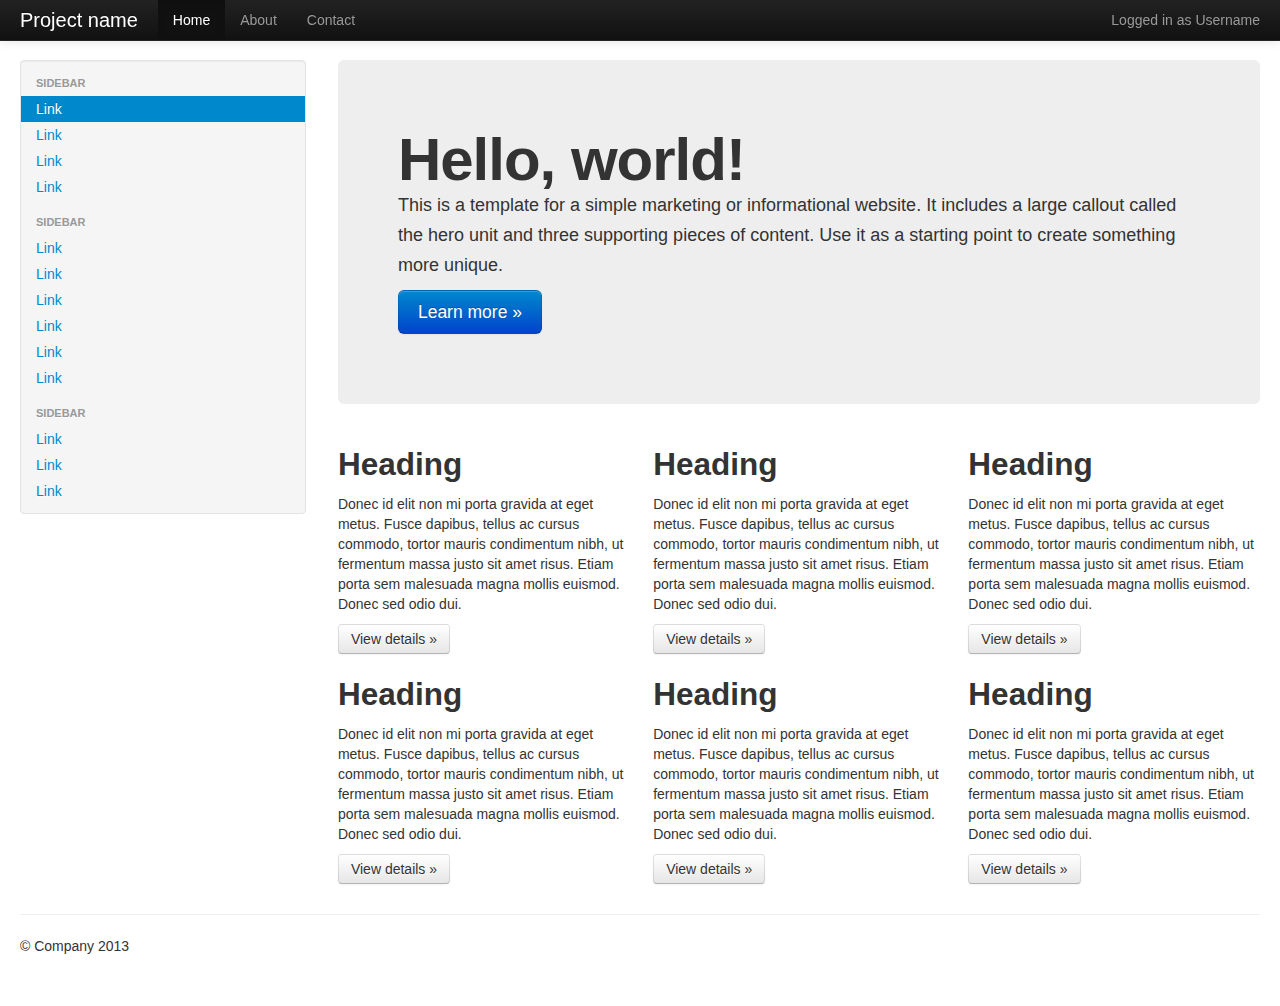
<file: docs/examples/fluid.html>
<!DOCTYPE html>
<html lang="en">
  <head>
    <meta charset="utf-8">
    <title>Bootstrap, from Twitter</title>
    <meta name="viewport" content="width=device-width, initial-scale=1.0">
    <meta name="description" content="">
    <meta name="author" content="">

    <!-- Le styles -->
    <link href="../assets/css/bootstrap.css" rel="stylesheet">
    <style type="text/css">
      body {
        padding-top: 60px;
        padding-bottom: 40px;
      }
      .sidebar-nav {
        padding: 9px 0;
      }

      @media (max-width: 980px) {
        /* Enable use of floated navbar text */
        .navbar-text.pull-right {
          float: none;
          padding-left: 5px;
          padding-right: 5px;
        }
      }
    </style>
    <link href="../assets/css/bootstrap-responsive.css" rel="stylesheet">

    <!-- HTML5 shim, for IE6-8 support of HTML5 elements -->
    <!--[if lt IE 9]>
      <script src="../assets/js/html5shiv.js"></script>
    <![endif]-->

    <!-- Fav and touch icons -->
    <link rel="apple-touch-icon-precomposed" sizes="144x144" href="../assets/ico/apple-touch-icon-144-precomposed.png">
    <link rel="apple-touch-icon-precomposed" sizes="114x114" href="../assets/ico/apple-touch-icon-114-precomposed.png">
      <link rel="apple-touch-icon-precomposed" sizes="72x72" href="../assets/ico/apple-touch-icon-72-precomposed.png">
                    <link rel="apple-touch-icon-precomposed" href="../assets/ico/apple-touch-icon-57-precomposed.png">
                                   <link rel="shortcut icon" href="../assets/ico/favicon.png">
  </head>

  <body>

    <div class="navbar navbar-inverse navbar-fixed-top">
      <div class="navbar-inner">
        <div class="container-fluid">
          <button type="button" class="btn btn-navbar" data-toggle="collapse" data-target=".nav-collapse">
            <span class="icon-bar"></span>
            <span class="icon-bar"></span>
            <span class="icon-bar"></span>
          </button>
          <a class="brand" href="#">Project name</a>
          <div class="nav-collapse collapse">
            <p class="navbar-text pull-right">
              Logged in as <a href="#" class="navbar-link">Username</a>
            </p>
            <ul class="nav">
              <li class="active"><a href="#">Home</a></li>
              <li><a href="#about">About</a></li>
              <li><a href="#contact">Contact</a></li>
            </ul>
          </div><!--/.nav-collapse -->
        </div>
      </div>
    </div>

    <div class="container-fluid">
      <div class="row-fluid">
        <div class="span3">
          <div class="well sidebar-nav">
            <ul class="nav nav-list">
              <li class="nav-header">Sidebar</li>
              <li class="active"><a href="#">Link</a></li>
              <li><a href="#">Link</a></li>
              <li><a href="#">Link</a></li>
              <li><a href="#">Link</a></li>
              <li class="nav-header">Sidebar</li>
              <li><a href="#">Link</a></li>
              <li><a href="#">Link</a></li>
              <li><a href="#">Link</a></li>
              <li><a href="#">Link</a></li>
              <li><a href="#">Link</a></li>
              <li><a href="#">Link</a></li>
              <li class="nav-header">Sidebar</li>
              <li><a href="#">Link</a></li>
              <li><a href="#">Link</a></li>
              <li><a href="#">Link</a></li>
            </ul>
          </div><!--/.well -->
        </div><!--/span-->
        <div class="span9">
          <div class="hero-unit">
            <h1>Hello, world!</h1>
            <p>This is a template for a simple marketing or informational website. It includes a large callout called the hero unit and three supporting pieces of content. Use it as a starting point to create something more unique.</p>
            <p><a href="#" class="btn btn-primary btn-large">Learn more &raquo;</a></p>
          </div>
          <div class="row-fluid">
            <div class="span4">
              <h2>Heading</h2>
              <p>Donec id elit non mi porta gravida at eget metus. Fusce dapibus, tellus ac cursus commodo, tortor mauris condimentum nibh, ut fermentum massa justo sit amet risus. Etiam porta sem malesuada magna mollis euismod. Donec sed odio dui. </p>
              <p><a class="btn" href="#">View details &raquo;</a></p>
            </div><!--/span-->
            <div class="span4">
              <h2>Heading</h2>
              <p>Donec id elit non mi porta gravida at eget metus. Fusce dapibus, tellus ac cursus commodo, tortor mauris condimentum nibh, ut fermentum massa justo sit amet risus. Etiam porta sem malesuada magna mollis euismod. Donec sed odio dui. </p>
              <p><a class="btn" href="#">View details &raquo;</a></p>
            </div><!--/span-->
            <div class="span4">
              <h2>Heading</h2>
              <p>Donec id elit non mi porta gravida at eget metus. Fusce dapibus, tellus ac cursus commodo, tortor mauris condimentum nibh, ut fermentum massa justo sit amet risus. Etiam porta sem malesuada magna mollis euismod. Donec sed odio dui. </p>
              <p><a class="btn" href="#">View details &raquo;</a></p>
            </div><!--/span-->
          </div><!--/row-->
          <div class="row-fluid">
            <div class="span4">
              <h2>Heading</h2>
              <p>Donec id elit non mi porta gravida at eget metus. Fusce dapibus, tellus ac cursus commodo, tortor mauris condimentum nibh, ut fermentum massa justo sit amet risus. Etiam porta sem malesuada magna mollis euismod. Donec sed odio dui. </p>
              <p><a class="btn" href="#">View details &raquo;</a></p>
            </div><!--/span-->
            <div class="span4">
              <h2>Heading</h2>
              <p>Donec id elit non mi porta gravida at eget metus. Fusce dapibus, tellus ac cursus commodo, tortor mauris condimentum nibh, ut fermentum massa justo sit amet risus. Etiam porta sem malesuada magna mollis euismod. Donec sed odio dui. </p>
              <p><a class="btn" href="#">View details &raquo;</a></p>
            </div><!--/span-->
            <div class="span4">
              <h2>Heading</h2>
              <p>Donec id elit non mi porta gravida at eget metus. Fusce dapibus, tellus ac cursus commodo, tortor mauris condimentum nibh, ut fermentum massa justo sit amet risus. Etiam porta sem malesuada magna mollis euismod. Donec sed odio dui. </p>
              <p><a class="btn" href="#">View details &raquo;</a></p>
            </div><!--/span-->
          </div><!--/row-->
        </div><!--/span-->
      </div><!--/row-->

      <hr>

      <footer>
        <p>&copy; Company 2013</p>
      </footer>

    </div><!--/.fluid-container-->

    <!-- Le javascript
    ================================================== -->
    <!-- Placed at the end of the document so the pages load faster -->
    <script src="../assets/js/jquery.js"></script>
    <script src="../assets/js/bootstrap-transition.js"></script>
    <script src="../assets/js/bootstrap-alert.js"></script>
    <script src="../assets/js/bootstrap-modal.js"></script>
    <script src="../assets/js/bootstrap-dropdown.js"></script>
    <script src="../assets/js/bootstrap-scrollspy.js"></script>
    <script src="../assets/js/bootstrap-tab.js"></script>
    <script src="../assets/js/bootstrap-tooltip.js"></script>
    <script src="../assets/js/bootstrap-popover.js"></script>
    <script src="../assets/js/bootstrap-button.js"></script>
    <script src="../assets/js/bootstrap-collapse.js"></script>
    <script src="../assets/js/bootstrap-carousel.js"></script>
    <script src="../assets/js/bootstrap-typeahead.js"></script>

  </body>
</html>
</file>
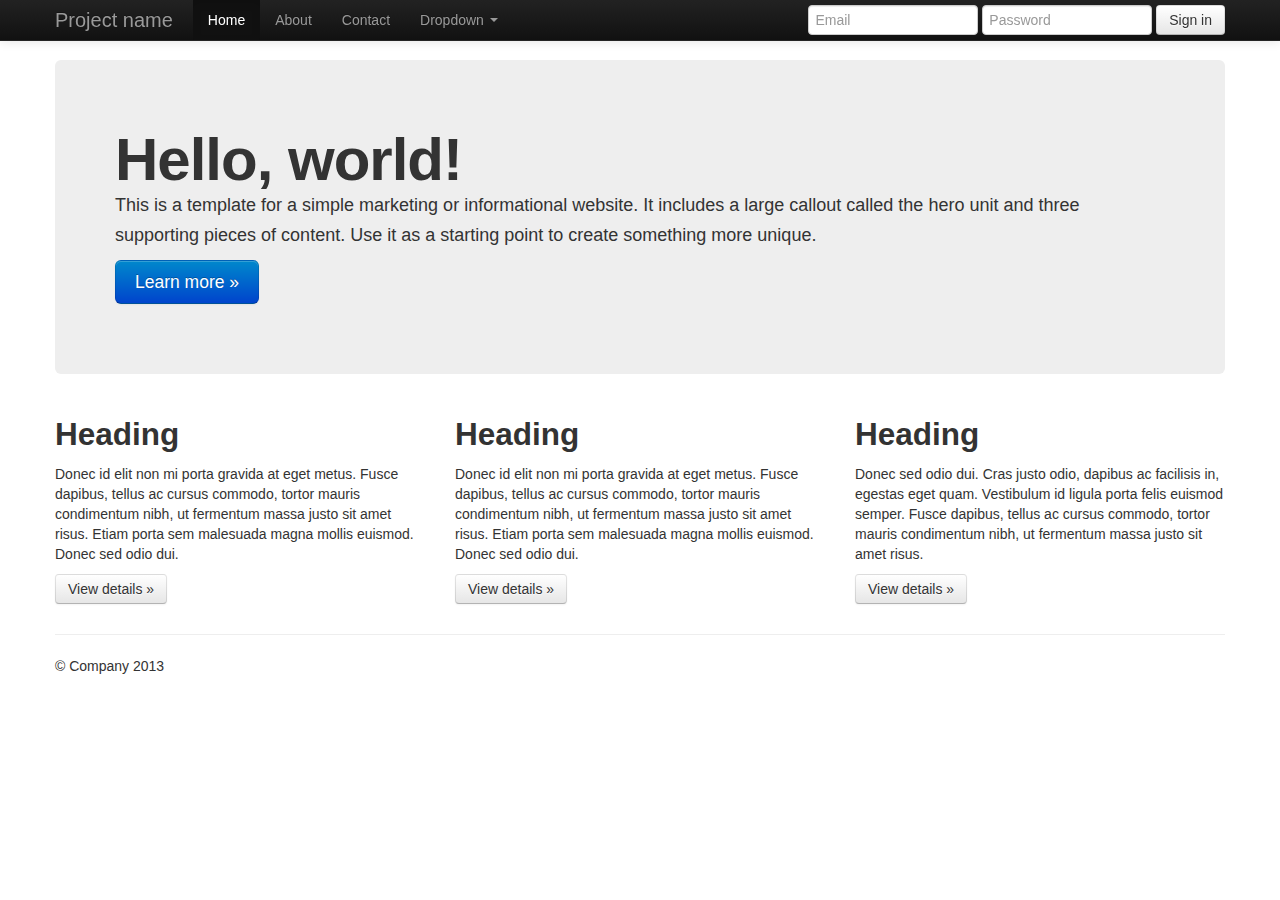
<file: docs/examples/hero.html>
<!DOCTYPE html>
<html lang="en">
  <head>
    <meta charset="utf-8">
    <title>Bootstrap, from Twitter</title>
    <meta name="viewport" content="width=device-width, initial-scale=1.0">
    <meta name="description" content="">
    <meta name="author" content="">

    <!-- Le styles -->
    <link href="../assets/css/bootstrap.css" rel="stylesheet">
    <style type="text/css">
      body {
        padding-top: 60px;
        padding-bottom: 40px;
      }
    </style>
    <link href="../assets/css/bootstrap-responsive.css" rel="stylesheet">

    <!-- HTML5 shim, for IE6-8 support of HTML5 elements -->
    <!--[if lt IE 9]>
      <script src="../assets/js/html5shiv.js"></script>
    <![endif]-->

    <!-- Fav and touch icons -->
    <link rel="apple-touch-icon-precomposed" sizes="144x144" href="../assets/ico/apple-touch-icon-144-precomposed.png">
    <link rel="apple-touch-icon-precomposed" sizes="114x114" href="../assets/ico/apple-touch-icon-114-precomposed.png">
      <link rel="apple-touch-icon-precomposed" sizes="72x72" href="../assets/ico/apple-touch-icon-72-precomposed.png">
                    <link rel="apple-touch-icon-precomposed" href="../assets/ico/apple-touch-icon-57-precomposed.png">
                                   <link rel="shortcut icon" href="../assets/ico/favicon.png">
  </head>

  <body>

    <div class="navbar navbar-inverse navbar-fixed-top">
      <div class="navbar-inner">
        <div class="container">
          <button type="button" class="btn btn-navbar" data-toggle="collapse" data-target=".nav-collapse">
            <span class="icon-bar"></span>
            <span class="icon-bar"></span>
            <span class="icon-bar"></span>
          </button>
          <a class="brand" href="#">Project name</a>
          <div class="nav-collapse collapse">
            <ul class="nav">
              <li class="active"><a href="#">Home</a></li>
              <li><a href="#about">About</a></li>
              <li><a href="#contact">Contact</a></li>
              <li class="dropdown">
                <a href="#" class="dropdown-toggle" data-toggle="dropdown">Dropdown <b class="caret"></b></a>
                <ul class="dropdown-menu">
                  <li><a href="#">Action</a></li>
                  <li><a href="#">Another action</a></li>
                  <li><a href="#">Something else here</a></li>
                  <li class="divider"></li>
                  <li class="nav-header">Nav header</li>
                  <li><a href="#">Separated link</a></li>
                  <li><a href="#">One more separated link</a></li>
                </ul>
              </li>
            </ul>
            <form class="navbar-form pull-right">
              <input class="span2" type="text" placeholder="Email">
              <input class="span2" type="password" placeholder="Password">
              <button type="submit" class="btn">Sign in</button>
            </form>
          </div><!--/.nav-collapse -->
        </div>
      </div>
    </div>

    <div class="container">

      <!-- Main hero unit for a primary marketing message or call to action -->
      <div class="hero-unit">
        <h1>Hello, world!</h1>
        <p>This is a template for a simple marketing or informational website. It includes a large callout called the hero unit and three supporting pieces of content. Use it as a starting point to create something more unique.</p>
        <p><a href="#" class="btn btn-primary btn-large">Learn more &raquo;</a></p>
      </div>

      <!-- Example row of columns -->
      <div class="row">
        <div class="span4">
          <h2>Heading</h2>
          <p>Donec id elit non mi porta gravida at eget metus. Fusce dapibus, tellus ac cursus commodo, tortor mauris condimentum nibh, ut fermentum massa justo sit amet risus. Etiam porta sem malesuada magna mollis euismod. Donec sed odio dui. </p>
          <p><a class="btn" href="#">View details &raquo;</a></p>
        </div>
        <div class="span4">
          <h2>Heading</h2>
          <p>Donec id elit non mi porta gravida at eget metus. Fusce dapibus, tellus ac cursus commodo, tortor mauris condimentum nibh, ut fermentum massa justo sit amet risus. Etiam porta sem malesuada magna mollis euismod. Donec sed odio dui. </p>
          <p><a class="btn" href="#">View details &raquo;</a></p>
       </div>
        <div class="span4">
          <h2>Heading</h2>
          <p>Donec sed odio dui. Cras justo odio, dapibus ac facilisis in, egestas eget quam. Vestibulum id ligula porta felis euismod semper. Fusce dapibus, tellus ac cursus commodo, tortor mauris condimentum nibh, ut fermentum massa justo sit amet risus.</p>
          <p><a class="btn" href="#">View details &raquo;</a></p>
        </div>
      </div>

      <hr>

      <footer>
        <p>&copy; Company 2013</p>
      </footer>

    </div> <!-- /container -->

    <!-- Le javascript
    ================================================== -->
    <!-- Placed at the end of the document so the pages load faster -->
    <script src="../assets/js/jquery.js"></script>
    <script src="../assets/js/bootstrap-transition.js"></script>
    <script src="../assets/js/bootstrap-alert.js"></script>
    <script src="../assets/js/bootstrap-modal.js"></script>
    <script src="../assets/js/bootstrap-dropdown.js"></script>
    <script src="../assets/js/bootstrap-scrollspy.js"></script>
    <script src="../assets/js/bootstrap-tab.js"></script>
    <script src="../assets/js/bootstrap-tooltip.js"></script>
    <script src="../assets/js/bootstrap-popover.js"></script>
    <script src="../assets/js/bootstrap-button.js"></script>
    <script src="../assets/js/bootstrap-collapse.js"></script>
    <script src="../assets/js/bootstrap-carousel.js"></script>
    <script src="../assets/js/bootstrap-typeahead.js"></script>

  </body>
</html>
</file>
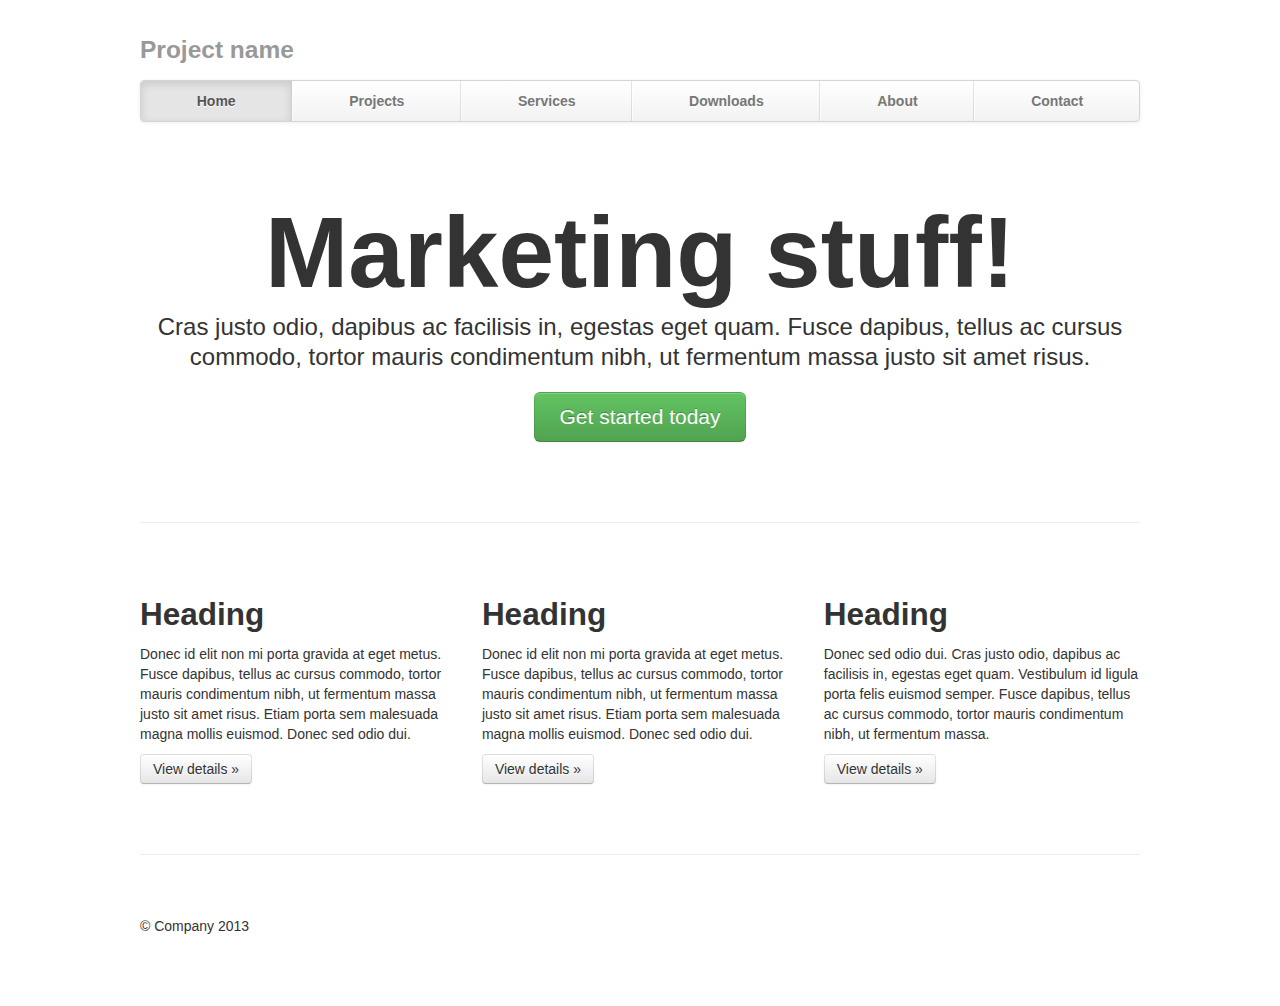
<file: docs/examples/justified-nav.html>
<!DOCTYPE html>
<html lang="en">
  <head>
    <meta charset="utf-8">
    <title>Template &middot; Bootstrap</title>
    <meta name="viewport" content="width=device-width, initial-scale=1.0">
    <meta name="description" content="">
    <meta name="author" content="">

    <!-- Le styles -->
    <link href="../assets/css/bootstrap.css" rel="stylesheet">
    <style type="text/css">
      body {
        padding-top: 20px;
        padding-bottom: 60px;
      }

      /* Custom container */
      .container {
        margin: 0 auto;
        max-width: 1000px;
      }
      .container > hr {
        margin: 60px 0;
      }

      /* Main marketing message and sign up button */
      .jumbotron {
        margin: 80px 0;
        text-align: center;
      }
      .jumbotron h1 {
        font-size: 100px;
        line-height: 1;
      }
      .jumbotron .lead {
        font-size: 24px;
        line-height: 1.25;
      }
      .jumbotron .btn {
        font-size: 21px;
        padding: 14px 24px;
      }

      /* Supporting marketing content */
      .marketing {
        margin: 60px 0;
      }
      .marketing p + h4 {
        margin-top: 28px;
      }


      /* Customize the navbar links to be fill the entire space of the .navbar */
      .navbar .navbar-inner {
        padding: 0;
      }
      .navbar .nav {
        margin: 0;
        display: table;
        width: 100%;
      }
      .navbar .nav li {
        display: table-cell;
        width: 1%;
        float: none;
      }
      .navbar .nav li a {
        font-weight: bold;
        text-align: center;
        border-left: 1px solid rgba(255,255,255,.75);
        border-right: 1px solid rgba(0,0,0,.1);
      }
      .navbar .nav li:first-child a {
        border-left: 0;
        border-radius: 3px 0 0 3px;
      }
      .navbar .nav li:last-child a {
        border-right: 0;
        border-radius: 0 3px 3px 0;
      }
    </style>
    <link href="../assets/css/bootstrap-responsive.css" rel="stylesheet">

    <!-- HTML5 shim, for IE6-8 support of HTML5 elements -->
    <!--[if lt IE 9]>
      <script src="../assets/js/html5shiv.js"></script>
    <![endif]-->

    <!-- Fav and touch icons -->
    <link rel="apple-touch-icon-precomposed" sizes="144x144" href="../assets/ico/apple-touch-icon-144-precomposed.png">
    <link rel="apple-touch-icon-precomposed" sizes="114x114" href="../assets/ico/apple-touch-icon-114-precomposed.png">
      <link rel="apple-touch-icon-precomposed" sizes="72x72" href="../assets/ico/apple-touch-icon-72-precomposed.png">
                    <link rel="apple-touch-icon-precomposed" href="../assets/ico/apple-touch-icon-57-precomposed.png">
                                   <link rel="shortcut icon" href="../assets/ico/favicon.png">
  </head>

  <body>

    <div class="container">

      <div class="masthead">
        <h3 class="muted">Project name</h3>
        <div class="navbar">
          <div class="navbar-inner">
            <div class="container">
              <ul class="nav">
                <li class="active"><a href="#">Home</a></li>
                <li><a href="#">Projects</a></li>
                <li><a href="#">Services</a></li>
                <li><a href="#">Downloads</a></li>
                <li><a href="#">About</a></li>
                <li><a href="#">Contact</a></li>
              </ul>
            </div>
          </div>
        </div><!-- /.navbar -->
      </div>

      <!-- Jumbotron -->
      <div class="jumbotron">
        <h1>Marketing stuff!</h1>
        <p class="lead">Cras justo odio, dapibus ac facilisis in, egestas eget quam. Fusce dapibus, tellus ac cursus commodo, tortor mauris condimentum nibh, ut fermentum massa justo sit amet risus.</p>
        <a class="btn btn-large btn-success" href="#">Get started today</a>
      </div>

      <hr>

      <!-- Example row of columns -->
      <div class="row-fluid">
        <div class="span4">
          <h2>Heading</h2>
          <p>Donec id elit non mi porta gravida at eget metus. Fusce dapibus, tellus ac cursus commodo, tortor mauris condimentum nibh, ut fermentum massa justo sit amet risus. Etiam porta sem malesuada magna mollis euismod. Donec sed odio dui. </p>
          <p><a class="btn" href="#">View details &raquo;</a></p>
        </div>
        <div class="span4">
          <h2>Heading</h2>
          <p>Donec id elit non mi porta gravida at eget metus. Fusce dapibus, tellus ac cursus commodo, tortor mauris condimentum nibh, ut fermentum massa justo sit amet risus. Etiam porta sem malesuada magna mollis euismod. Donec sed odio dui. </p>
          <p><a class="btn" href="#">View details &raquo;</a></p>
       </div>
        <div class="span4">
          <h2>Heading</h2>
          <p>Donec sed odio dui. Cras justo odio, dapibus ac facilisis in, egestas eget quam. Vestibulum id ligula porta felis euismod semper. Fusce dapibus, tellus ac cursus commodo, tortor mauris condimentum nibh, ut fermentum massa.</p>
          <p><a class="btn" href="#">View details &raquo;</a></p>
        </div>
      </div>

      <hr>

      <div class="footer">
        <p>&copy; Company 2013</p>
      </div>

    </div> <!-- /container -->

    <!-- Le javascript
    ================================================== -->
    <!-- Placed at the end of the document so the pages load faster -->
    <script src="../assets/js/jquery.js"></script>
    <script src="../assets/js/bootstrap-transition.js"></script>
    <script src="../assets/js/bootstrap-alert.js"></script>
    <script src="../assets/js/bootstrap-modal.js"></script>
    <script src="../assets/js/bootstrap-dropdown.js"></script>
    <script src="../assets/js/bootstrap-scrollspy.js"></script>
    <script src="../assets/js/bootstrap-tab.js"></script>
    <script src="../assets/js/bootstrap-tooltip.js"></script>
    <script src="../assets/js/bootstrap-popover.js"></script>
    <script src="../assets/js/bootstrap-button.js"></script>
    <script src="../assets/js/bootstrap-collapse.js"></script>
    <script src="../assets/js/bootstrap-carousel.js"></script>
    <script src="../assets/js/bootstrap-typeahead.js"></script>

  </body>
</html>
</file>
<file: docs/assets/js/google-code-prettify/prettify.css>
.com { color: #93a1a1; }
.lit { color: #195f91; }
.pun, .opn, .clo { color: #93a1a1; }
.fun { color: #dc322f; }
.str, .atv { color: #D14; }
.kwd, .prettyprint .tag { color: #1e347b; }
.typ, .atn, .dec, .var { color: teal; }
.pln { color: #48484c; }

.prettyprint {
  padding: 8px;
  background-color: #f7f7f9;
  border: 1px solid #e1e1e8;
}
.prettyprint.linenums {
  -webkit-box-shadow: inset 40px 0 0 #fbfbfc, inset 41px 0 0 #ececf0;
     -moz-box-shadow: inset 40px 0 0 #fbfbfc, inset 41px 0 0 #ececf0;
          box-shadow: inset 40px 0 0 #fbfbfc, inset 41px 0 0 #ececf0;
}

/* Specify class=linenums on a pre to get line numbering */
ol.linenums {
  margin: 0 0 0 33px; /* IE indents via margin-left */
}
ol.linenums li {
  padding-left: 12px;
  color: #bebec5;
  line-height: 20px;
  text-shadow: 0 1px 0 #fff;
}
</file>
<file: docs/assets/css/docs.css>
/* Add additional stylesheets below
-------------------------------------------------- */
/*
  Bootstrap's documentation styles
  Special styles for presenting Bootstrap's documentation and examples
*/



/* Body and structure
-------------------------------------------------- */

body {
  position: relative;
  padding-top: 40px;
}

/* Code in headings */
h3 code {
  font-size: 14px;
  font-weight: normal;
}



/* Tweak navbar brand link to be super sleek
-------------------------------------------------- */

body > .navbar {
  font-size: 13px;
}

/* Change the docs' brand */
body > .navbar .brand {
  padding-right: 0;
  padding-left: 0;
  margin-left: 20px;
  float: right;
  font-weight: bold;
  color: #000;
  text-shadow: 0 1px 0 rgba(255,255,255,.1), 0 0 30px rgba(255,255,255,.125);
  -webkit-transition: all .2s linear;
     -moz-transition: all .2s linear;
          transition: all .2s linear;
}
body > .navbar .brand:hover {
  text-decoration: none;
  text-shadow: 0 1px 0 rgba(255,255,255,.1), 0 0 30px rgba(255,255,255,.4);
}


/* Sections
-------------------------------------------------- */

/* padding for in-page bookmarks and fixed navbar */
section {
  padding-top: 30px;
}
section > .page-header,
section > .lead {
  color: #5a5a5a;
}
section > ul li {
  margin-bottom: 5px;
}

/* Separators (hr) */
.bs-docs-separator {
  margin: 40px 0 39px;
}

/* Faded out hr */
hr.soften {
  height: 1px;
  margin: 70px 0;
  background-image: -webkit-linear-gradient(left, rgba(0,0,0,0), rgba(0,0,0,.1), rgba(0,0,0,0));
  background-image:    -moz-linear-gradient(left, rgba(0,0,0,0), rgba(0,0,0,.1), rgba(0,0,0,0));
  background-image:     -ms-linear-gradient(left, rgba(0,0,0,0), rgba(0,0,0,.1), rgba(0,0,0,0));
  background-image:      -o-linear-gradient(left, rgba(0,0,0,0), rgba(0,0,0,.1), rgba(0,0,0,0));
  border: 0;
}



/* Jumbotrons
-------------------------------------------------- */

/* Base class
------------------------- */
.jumbotron {
  position: relative;
  padding: 40px 0;
  color: #fff;
  text-align: center;
  text-shadow: 0 1px 3px rgba(0,0,0,.4), 0 0 30px rgba(0,0,0,.075);
  background: #020031; /* Old browsers */
  background: -moz-linear-gradient(45deg,  #020031 0%, #6d3353 100%); /* FF3.6+ */
  background: -webkit-gradient(linear, left bottom, right top, color-stop(0%,#020031), color-stop(100%,#6d3353)); /* Chrome,Safari4+ */
  background: -webkit-linear-gradient(45deg,  #020031 0%,#6d3353 100%); /* Chrome10+,Safari5.1+ */
  background: -o-linear-gradient(45deg,  #020031 0%,#6d3353 100%); /* Opera 11.10+ */
  background: -ms-linear-gradient(45deg,  #020031 0%,#6d3353 100%); /* IE10+ */
  background: linear-gradient(45deg,  #020031 0%,#6d3353 100%); /* W3C */
  filter: progid:DXImageTransform.Microsoft.gradient( startColorstr='#020031', endColorstr='#6d3353',GradientType=1 ); /* IE6-9 fallback on horizontal gradient */
  -webkit-box-shadow: inset 0 3px 7px rgba(0,0,0,.2), inset 0 -3px 7px rgba(0,0,0,.2);
     -moz-box-shadow: inset 0 3px 7px rgba(0,0,0,.2), inset 0 -3px 7px rgba(0,0,0,.2);
          box-shadow: inset 0 3px 7px rgba(0,0,0,.2), inset 0 -3px 7px rgba(0,0,0,.2);
}
.jumbotron h1 {
  font-size: 80px;
  font-weight: bold;
  letter-spacing: -1px;
  line-height: 1;
}
.jumbotron p {
  font-size: 24px;
  font-weight: 300;
  line-height: 1.25;
  margin-bottom: 30px;
}

/* Link styles (used on .masthead-links as well) */
.jumbotron a {
  color: #fff;
  color: rgba(255,255,255,.5);
  -webkit-transition: all .2s ease-in-out;
     -moz-transition: all .2s ease-in-out;
          transition: all .2s ease-in-out;
}
.jumbotron a:hover {
  color: #fff;
  text-shadow: 0 0 10px rgba(255,255,255,.25);
}

/* Download button */
.masthead .btn {
  padding: 19px 24px;
  font-size: 24px;
  font-weight: 200;
  color: #fff; /* redeclare to override the `.jumbotron a` */
  border: 0;
  -webkit-border-radius: 6px;
     -moz-border-radius: 6px;
          border-radius: 6px;
  -webkit-box-shadow: inset 0 1px 0 rgba(255,255,255,.1), 0 1px 5px rgba(0,0,0,.25);
     -moz-box-shadow: inset 0 1px 0 rgba(255,255,255,.1), 0 1px 5px rgba(0,0,0,.25);
          box-shadow: inset 0 1px 0 rgba(255,255,255,.1), 0 1px 5px rgba(0,0,0,.25);
  -webkit-transition: none;
     -moz-transition: none;
          transition: none;
}
.masthead .btn:hover {
  -webkit-box-shadow: inset 0 1px 0 rgba(255,255,255,.1), 0 1px 5px rgba(0,0,0,.25);
     -moz-box-shadow: inset 0 1px 0 rgba(255,255,255,.1), 0 1px 5px rgba(0,0,0,.25);
          box-shadow: inset 0 1px 0 rgba(255,255,255,.1), 0 1px 5px rgba(0,0,0,.25);
}
.masthead .btn:active {
  -webkit-box-shadow: inset 0 2px 4px rgba(0,0,0,.1), 0 1px 0 rgba(255,255,255,.1);
     -moz-box-shadow: inset 0 2px 4px rgba(0,0,0,.1), 0 1px 0 rgba(255,255,255,.1);
          box-shadow: inset 0 2px 4px rgba(0,0,0,.1), 0 1px 0 rgba(255,255,255,.1);
}


/* Pattern overlay
------------------------- */
.jumbotron .container {
  position: relative;
  z-index: 2;
}
.jumbotron:after {
  content: '';
  display: block;
  position: absolute;
  top: 0;
  right: 0;
  bottom: 0;
  left: 0;
  background: url(../img/bs-docs-masthead-pattern.png) repeat center center;
  opacity: .4;
}
@media
only screen and (-webkit-min-device-pixel-ratio: 2),
only screen and (   min--moz-device-pixel-ratio: 2),
only screen and (     -o-min-device-pixel-ratio: 2/1) {

  .jumbotron:after {
    background-size: 150px 150px;
  }

}

/* Masthead (docs home)
------------------------- */
.masthead {
  padding: 70px 0 80px;
  margin-bottom: 0;
  color: #fff;
}
.masthead h1 {
  font-size: 120px;
  line-height: 1;
  letter-spacing: -2px;
}
.masthead p {
  font-size: 40px;
  font-weight: 200;
  line-height: 1.25;
}

/* Textual links in masthead */
.masthead-links {
  margin: 0;
  list-style: none;
}
.masthead-links li {
  display: inline;
  padding: 0 10px;
  color: rgba(255,255,255,.25);
}

/* Social proof buttons from GitHub & Twitter */
.bs-docs-social {
  padding: 15px 0;
  text-align: center;
  background-color: #f5f5f5;
  border-top: 1px solid #fff;
  border-bottom: 1px solid #ddd;
}

/* Quick links on Home */
.bs-docs-social-buttons {
  margin-left: 0;
  margin-bottom: 0;
  padding-left: 0;
  list-style: none;
}
.bs-docs-social-buttons li {
  display: inline-block;
  padding: 5px 8px;
  line-height: 1;
  *display: inline;
  *zoom: 1;
}

/* Subhead (other pages)
------------------------- */
.subhead {
  text-align: left;
  border-bottom: 1px solid #ddd;
}
.subhead h1 {
  font-size: 60px;
}
.subhead p {
  margin-bottom: 20px;
}
.subhead .navbar {
  display: none;
}



/* Marketing section of Overview
-------------------------------------------------- */

.marketing {
  text-align: center;
  color: #5a5a5a;
}
.marketing h1 {
  margin: 60px 0 10px;
  font-size: 60px;
  font-weight: 200;
  line-height: 1;
  letter-spacing: -1px;
}
.marketing h2 {
  font-weight: 200;
  margin-bottom: 5px;
}
.marketing p {
  font-size: 16px;
  line-height: 1.5;
}
.marketing .marketing-byline {
  margin-bottom: 40px;
  font-size: 20px;
  font-weight: 300;
  line-height: 1.25;
  color: #999;
}
.marketing-img {
  display: block;
  margin: 0 auto 30px;
  max-height: 145px;
}



/* Footer
-------------------------------------------------- */

.footer {
  text-align: center;
  padding: 30px 0;
  margin-top: 70px;
  border-top: 1px solid #e5e5e5;
  background-color: #f5f5f5;
}
.footer p {
  margin-bottom: 0;
  color: #777;
}
.footer-links {
  margin: 10px 0;
}
.footer-links li {
  display: inline;
  padding: 0 2px;
}
.footer-links li:first-child {
  padding-left: 0;
}



/* Special grid styles
-------------------------------------------------- */

.show-grid {
  margin-top: 10px;
  margin-bottom: 20px;
}
.show-grid [class*="span"] {
  background-color: #eee;
  text-align: center;
  -webkit-border-radius: 3px;
     -moz-border-radius: 3px;
          border-radius: 3px;
  min-height: 40px;
  line-height: 40px;
}
.show-grid [class*="span"]:hover {
  background-color: #ddd;
}
.show-grid .show-grid {
  margin-top: 0;
  margin-bottom: 0;
}
.show-grid .show-grid [class*="span"] {
  margin-top: 5px;
}
.show-grid [class*="span"] [class*="span"] {
  background-color: #ccc;
}
.show-grid [class*="span"] [class*="span"] [class*="span"] {
  background-color: #999;
}



/* Mini layout previews
-------------------------------------------------- */
.mini-layout {
  border: 1px solid #ddd;
  -webkit-border-radius: 6px;
     -moz-border-radius: 6px;
          border-radius: 6px;
  -webkit-box-shadow: 0 1px 2px rgba(0,0,0,.075);
     -moz-box-shadow: 0 1px 2px rgba(0,0,0,.075);
          box-shadow: 0 1px 2px rgba(0,0,0,.075);
}
.mini-layout,
.mini-layout .mini-layout-body,
.mini-layout.fluid .mini-layout-sidebar {
  height: 300px;
}
.mini-layout {
  margin-bottom: 20px;
  padding: 9px;
}
.mini-layout div {
  -webkit-border-radius: 3px;
     -moz-border-radius: 3px;
          border-radius: 3px;
}
.mini-layout .mini-layout-body {
  background-color: #dceaf4;
  margin: 0 auto;
  width: 70%;
}
.mini-layout.fluid .mini-layout-sidebar,
.mini-layout.fluid .mini-layout-header,
.mini-layout.fluid .mini-layout-body {
  float: left;
}
.mini-layout.fluid .mini-layout-sidebar {
  background-color: #bbd8e9;
  width: 20%;
}
.mini-layout.fluid .mini-layout-body {
  width: 77.5%;
  margin-left: 2.5%;
}



/* Download page
-------------------------------------------------- */

.download .page-header {
  margin-top: 36px;
}
.page-header .toggle-all {
  margin-top: 5px;
}

/* Space out h3s when following a section */
.download h3 {
  margin-bottom: 5px;
}
.download-builder input + h3,
.download-builder .checkbox + h3 {
  margin-top: 9px;
}

/* Fields for variables */
.download-builder input[type=text] {
  margin-bottom: 9px;
  font-family: Menlo, Monaco, "Courier New", monospace;
  font-size: 12px;
  color: #d14;
}
.download-builder input[type=text]:focus {
  background-color: #fff;
}

/* Custom, larger checkbox labels */
.download .checkbox {
  padding: 6px 10px 6px 25px;
  font-size: 13px;
  line-height: 18px;
  color: #555;
  background-color: #f9f9f9;
  -webkit-border-radius: 3px;
     -moz-border-radius: 3px;
          border-radius: 3px;
  cursor: pointer;
}
.download .checkbox:hover {
  color: #333;
  background-color: #f5f5f5;
}
.download .checkbox small {
  font-size: 12px;
  color: #777;
}

/* Variables section */
#variables label {
  margin-bottom: 0;
}

/* Giant download button */
.download-btn {
  margin: 36px 0 108px;
}
#download p,
#download h4 {
  max-width: 50%;
  margin: 0 auto;
  color: #999;
  text-align: center;
}
#download h4 {
  margin-bottom: 0;
}
#download p {
  margin-bottom: 18px;
}
.download-btn .btn {
  display: block;
  width: auto;
  padding: 19px 24px;
  margin-bottom: 27px;
  font-size: 30px;
  line-height: 1;
  text-align: center;
  -webkit-border-radius: 6px;
     -moz-border-radius: 6px;
          border-radius: 6px;
}



/* Misc
-------------------------------------------------- */

/* Make tables spaced out a bit more */
h2 + table,
h3 + table,
h4 + table,
h2 + .row {
  margin-top: 5px;
}

/* Example sites showcase */
.example-sites {
  xmargin-left: 20px;
}
.example-sites img {
  max-width: 100%;
  margin: 0 auto;
}

.scrollspy-example {
  height: 200px;
  overflow: auto;
  position: relative;
}


/* Fake the :focus state to demo it */
.focused {
  border-color: rgba(82,168,236,.8);
  -webkit-box-shadow: inset 0 1px 3px rgba(0,0,0,.1), 0 0 8px rgba(82,168,236,.6);
     -moz-box-shadow: inset 0 1px 3px rgba(0,0,0,.1), 0 0 8px rgba(82,168,236,.6);
          box-shadow: inset 0 1px 3px rgba(0,0,0,.1), 0 0 8px rgba(82,168,236,.6);
  outline: 0;
}

/* For input sizes, make them display block */
.docs-input-sizes select,
.docs-input-sizes input[type=text] {
  display: block;
  margin-bottom: 9px;
}

/* Icons
------------------------- */
.the-icons {
  margin-left: 0;
  list-style: none;
}
.the-icons li {
  float: left;
  width: 25%;
  line-height: 25px;
}
.the-icons i:hover {
  background-color: rgba(255,0,0,.25);
}

/* Example page
------------------------- */
.bootstrap-examples h4 {
  margin: 10px 0 5px;
}
.bootstrap-examples p {
  font-size: 13px;
  line-height: 18px;
}
.bootstrap-examples .thumbnail {
  margin-bottom: 9px;
  background-color: #fff;
}



/* Bootstrap code examples
-------------------------------------------------- */

/* Base class */
.bs-docs-example {
  position: relative;
  margin: 15px 0;
  padding: 39px 19px 14px;
  *padding-top: 19px;
  background-color: #fff;
  border: 1px solid #ddd;
  -webkit-border-radius: 4px;
     -moz-border-radius: 4px;
          border-radius: 4px;
}

/* Echo out a label for the example */
.bs-docs-example:after {
  content: "Example";
  position: absolute;
  top: -1px;
  left: -1px;
  padding: 3px 7px;
  font-size: 12px;
  font-weight: bold;
  background-color: #f5f5f5;
  border: 1px solid #ddd;
  color: #9da0a4;
  -webkit-border-radius: 4px 0 4px 0;
     -moz-border-radius: 4px 0 4px 0;
          border-radius: 4px 0 4px 0;
}

/* Remove spacing between an example and it's code */
.bs-docs-example + .prettyprint {
  margin-top: -20px;
  padding-top: 15px;
}

/* Tweak examples
------------------------- */
.bs-docs-example > p:last-child {
  margin-bottom: 0;
}
.bs-docs-example .table,
.bs-docs-example .progress,
.bs-docs-example .well,
.bs-docs-example .alert,
.bs-docs-example .hero-unit,
.bs-docs-example .pagination,
.bs-docs-example .navbar,
.bs-docs-example > .nav,
.bs-docs-example blockquote {
  margin-bottom: 5px;
}
.bs-docs-example .pagination {
  margin-top: 0;
}
.bs-navbar-top-example,
.bs-navbar-bottom-example {
  z-index: 1;
  padding: 0;
  height: 90px;
  overflow: hidden; /* cut the drop shadows off */
}
.bs-navbar-top-example .navbar-fixed-top,
.bs-navbar-bottom-example .navbar-fixed-bottom {
  margin-left: 0;
  margin-right: 0;
}
.bs-navbar-top-example {
  -webkit-border-radius: 0 0 4px 4px;
     -moz-border-radius: 0 0 4px 4px;
          border-radius: 0 0 4px 4px;
}
.bs-navbar-top-example:after {
  top: auto;
  bottom: -1px;
  -webkit-border-radius: 0 4px 0 4px;
     -moz-border-radius: 0 4px 0 4px;
          border-radius: 0 4px 0 4px;
}
.bs-navbar-bottom-example {
  -webkit-border-radius: 4px 4px 0 0;
     -moz-border-radius: 4px 4px 0 0;
          border-radius: 4px 4px 0 0;
}
.bs-navbar-bottom-example .navbar {
  margin-bottom: 0;
}
form.bs-docs-example {
  padding-bottom: 19px;
}

/* Images */
.bs-docs-example-images img {
  margin: 10px;
  display: inline-block;
}

/* Tooltips */
.bs-docs-tooltip-examples {
  text-align: center;
  margin: 0 0 10px;
  list-style: none;
}
.bs-docs-tooltip-examples li {
  display: inline;
  padding: 0 10px;
}

/* Popovers */
.bs-docs-example-popover {
  padding-bottom: 24px;
  background-color: #f9f9f9;
}
.bs-docs-example-popover .popover {
  position: relative;
  display: block;
  float: left;
  width: 260px;
  margin: 20px;
}

/* Dropdowns */
.bs-docs-example-submenus {
  min-height: 180px;
}
.bs-docs-example-submenus > .pull-left + .pull-left {
  margin-left: 20px;
}
.bs-docs-example-submenus .dropup > .dropdown-menu,
.bs-docs-example-submenus .dropdown > .dropdown-menu {
  display: block;
  position: static;
  margin-bottom: 5px;
  *width: 180px;
}



/* Responsive docs
-------------------------------------------------- */

/* Utility classes table
------------------------- */
.responsive-utilities th small {
  display: block;
  font-weight: normal;
  color: #999;
}
.responsive-utilities tbody th {
  font-weight: normal;
}
.responsive-utilities td {
  text-align: center;
}
.responsive-utilities td.is-visible {
  color: #468847;
  background-color: #dff0d8 !important;
}
.responsive-utilities td.is-hidden {
  color: #ccc;
  background-color: #f9f9f9 !important;
}

/* Responsive tests
------------------------- */
.responsive-utilities-test {
  margin-top: 5px;
  margin-left: 0;
  list-style: none;
  overflow: hidden; /* clear floats */
}
.responsive-utilities-test li {
  position: relative;
  float: left;
  width: 25%;
  height: 43px;
  font-size: 14px;
  font-weight: bold;
  line-height: 43px;
  color: #999;
  text-align: center;
  border: 1px solid #ddd;
  -webkit-border-radius: 4px;
     -moz-border-radius: 4px;
          border-radius: 4px;
}
.responsive-utilities-test li + li {
  margin-left: 10px;
}
.responsive-utilities-test span {
  position: absolute;
  top:    -1px;
  left:   -1px;
  right:  -1px;
  bottom: -1px;
  -webkit-border-radius: 4px;
     -moz-border-radius: 4px;
          border-radius: 4px;
}
.responsive-utilities-test span {
  color: #468847;
  background-color: #dff0d8;
  border: 1px solid #d6e9c6;
}



/* Sidenav for Docs
-------------------------------------------------- */

.bs-docs-sidenav {
  width: 228px;
  margin: 30px 0 0;
  padding: 0;
  background-color: #fff;
  -webkit-border-radius: 6px;
     -moz-border-radius: 6px;
          border-radius: 6px;
  -webkit-box-shadow: 0 1px 4px rgba(0,0,0,.065);
     -moz-box-shadow: 0 1px 4px rgba(0,0,0,.065);
          box-shadow: 0 1px 4px rgba(0,0,0,.065);
}
.bs-docs-sidenav > li > a {
  display: block;
  width: 190px \9;
  margin: 0 0 -1px;
  padding: 8px 14px;
  border: 1px solid #e5e5e5;
}
.bs-docs-sidenav > li:first-child > a {
  -webkit-border-radius: 6px 6px 0 0;
     -moz-border-radius: 6px 6px 0 0;
          border-radius: 6px 6px 0 0;
}
.bs-docs-sidenav > li:last-child > a {
  -webkit-border-radius: 0 0 6px 6px;
     -moz-border-radius: 0 0 6px 6px;
          border-radius: 0 0 6px 6px;
}
.bs-docs-sidenav > .active > a {
  position: relative;
  z-index: 2;
  padding: 9px 15px;
  border: 0;
  text-shadow: 0 1px 0 rgba(0,0,0,.15);
  -webkit-box-shadow: inset 1px 0 0 rgba(0,0,0,.1), inset -1px 0 0 rgba(0,0,0,.1);
     -moz-box-shadow: inset 1px 0 0 rgba(0,0,0,.1), inset -1px 0 0 rgba(0,0,0,.1);
          box-shadow: inset 1px 0 0 rgba(0,0,0,.1), inset -1px 0 0 rgba(0,0,0,.1);
}
/* Chevrons */
.bs-docs-sidenav .icon-chevron-right {
  float: right;
  margin-top: 2px;
  margin-right: -6px;
  opacity: .25;
}
.bs-docs-sidenav > li > a:hover {
  background-color: #f5f5f5;
}
.bs-docs-sidenav a:hover .icon-chevron-right {
  opacity: .5;
}
.bs-docs-sidenav .active .icon-chevron-right,
.bs-docs-sidenav .active a:hover .icon-chevron-right {
  background-image: url(../img/glyphicons-halflings-white.png);
  opacity: 1;
}
.bs-docs-sidenav.affix {
  top: 40px;
}
.bs-docs-sidenav.affix-bottom {
  position: absolute;
  top: auto;
  bottom: 270px;
}




/* Responsive
-------------------------------------------------- */

/* Desktop large
------------------------- */
@media (min-width: 1200px) {
  .bs-docs-container {
    max-width: 970px;
  }
  .bs-docs-sidenav {
    width: 258px;
  }
  .bs-docs-sidenav > li > a {
    width: 230px \9; /* Override the previous IE8-9 hack */
  }
}

/* Desktop
------------------------- */
@media (max-width: 980px) {
  /* Unfloat brand */
  body > .navbar-fixed-top .brand {
    float: left;
    margin-left: 0;
    padding-left: 10px;
    padding-right: 10px;
  }

  /* Inline-block quick links for more spacing */
  .quick-links li {
    display: inline-block;
    margin: 5px;
  }

  /* When affixed, space properly */
  .bs-docs-sidenav {
    top: 0;
    width: 218px;
    margin-top: 30px;
    margin-right: 0;
  }
}

/* Tablet to desktop
------------------------- */
@media (min-width: 768px) and (max-width: 979px) {
  /* Remove any padding from the body */
  body {
    padding-top: 0;
  }
  /* Widen masthead and social buttons to fill body padding */
  .jumbotron {
    margin-top: -20px; /* Offset bottom margin on .navbar */
  }
  /* Adjust sidenav width */
  .bs-docs-sidenav {
    width: 166px;
    margin-top: 20px;
  }
  .bs-docs-sidenav.affix {
    top: 0;
  }
}

/* Tablet
------------------------- */
@media (max-width: 767px) {
  /* Remove any padding from the body */
  body {
    padding-top: 0;
  }

  /* Widen masthead and social buttons to fill body padding */
  .jumbotron {
    padding: 40px 20px;
    margin-top:   -20px; /* Offset bottom margin on .navbar */
    margin-right: -20px;
    margin-left:  -20px;
  }
  .masthead h1 {
    font-size: 90px;
  }
  .masthead p,
  .masthead .btn {
    font-size: 24px;
  }
  .marketing .span4 {
    margin-bottom: 40px;
  }
  .bs-docs-social {
    margin: 0 -20px;
  }

  /* Space out the show-grid examples */
  .show-grid [class*="span"] {
    margin-bottom: 5px;
  }

  /* Sidenav */
  .bs-docs-sidenav {
    width: auto;
    margin-bottom: 20px;
  }
  .bs-docs-sidenav.affix {
    position: static;
    width: auto;
    top: 0;
  }

  /* Unfloat the back to top link in footer */
  .footer {
    margin-left: -20px;
    margin-right: -20px;
    padding-left: 20px;
    padding-right: 20px;
  }
  .footer p {
    margin-bottom: 9px;
  }
}

/* Landscape phones
------------------------- */
@media (max-width: 480px) {
  /* Remove padding above jumbotron */
  body {
    padding-top: 0;
  }

  /* Change up some type stuff */
  h2 small {
    display: block;
  }

  /* Downsize the jumbotrons */
  .jumbotron h1 {
    font-size: 45px;
  }
  .jumbotron p,
  .jumbotron .btn {
    font-size: 18px;
  }
  .jumbotron .btn {
    display: block;
    margin: 0 auto;
  }

  /* center align subhead text like the masthead */
  .subhead h1,
  .subhead p {
    text-align: center;
  }

  /* Marketing on home */
  .marketing h1 {
    font-size: 30px;
  }
  .marketing-byline {
    font-size: 18px;
  }

  /* center example sites */
  .example-sites {
    margin-left: 0;
  }
  .example-sites > li {
    float: none;
    display: block;
    max-width: 280px;
    margin: 0 auto 18px;
    text-align: center;
  }
  .example-sites .thumbnail > img {
    max-width: 270px;
  }

  /* Do our best to make tables work in narrow viewports */
  table code {
    white-space: normal;
    word-wrap: break-word;
    word-break: break-all;
  }

  /* Examples: dropdowns */
  .bs-docs-example-submenus > .pull-left {
    float: none;
    clear: both;
  }
  .bs-docs-example-submenus > .pull-left,
  .bs-docs-example-submenus > .pull-left + .pull-left {
    margin-left: 0;
  }
  .bs-docs-example-submenus p {
    margin-bottom: 0;
  }
  .bs-docs-example-submenus .dropup > .dropdown-menu,
  .bs-docs-example-submenus .dropdown > .dropdown-menu {
    margin-bottom: 10px;
    float: none;
    max-width: 180px;
  }

  /* Examples: modal */
  .modal-example .modal {
    position: relative;
    top: auto;
    right: auto;
    bottom: auto;
    left: auto;
  }

  /* Tighten up footer */
  .footer {
    padding-top: 20px;
    padding-bottom: 20px;
  }
}
</file>
